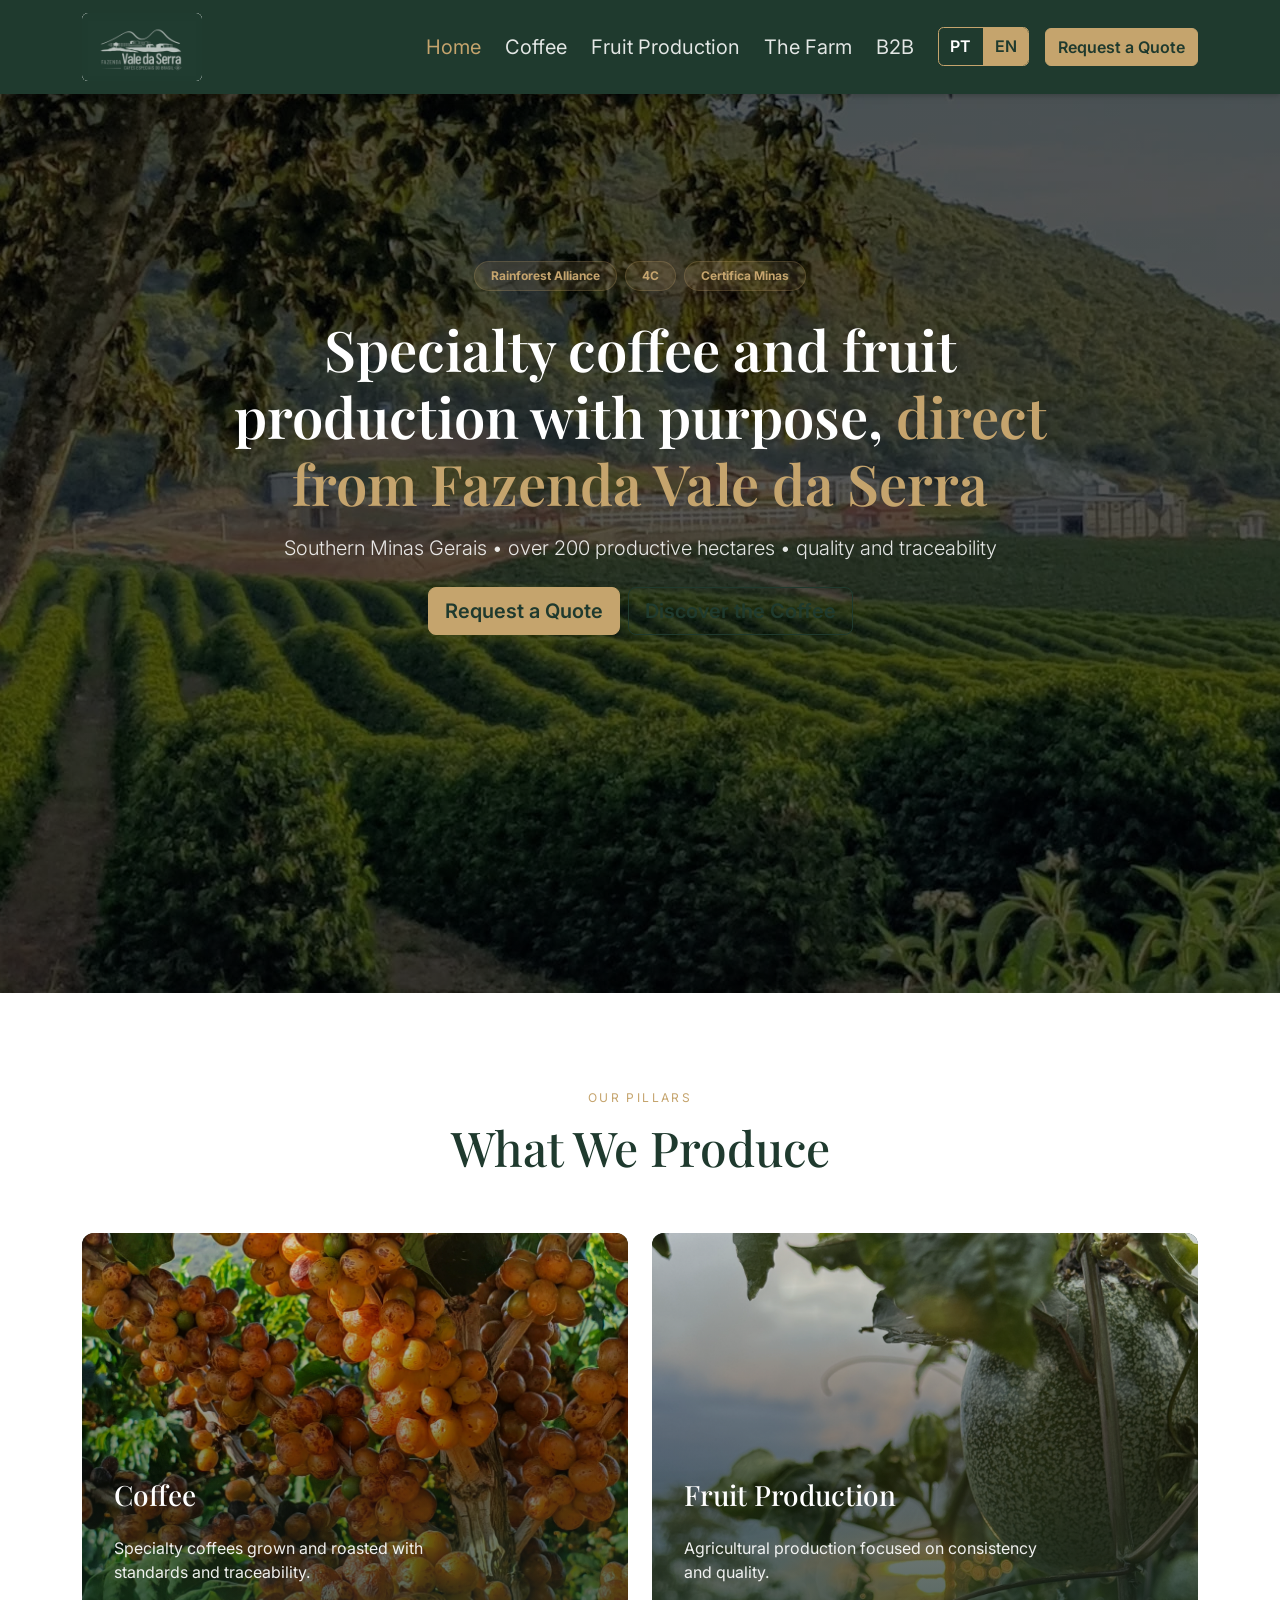
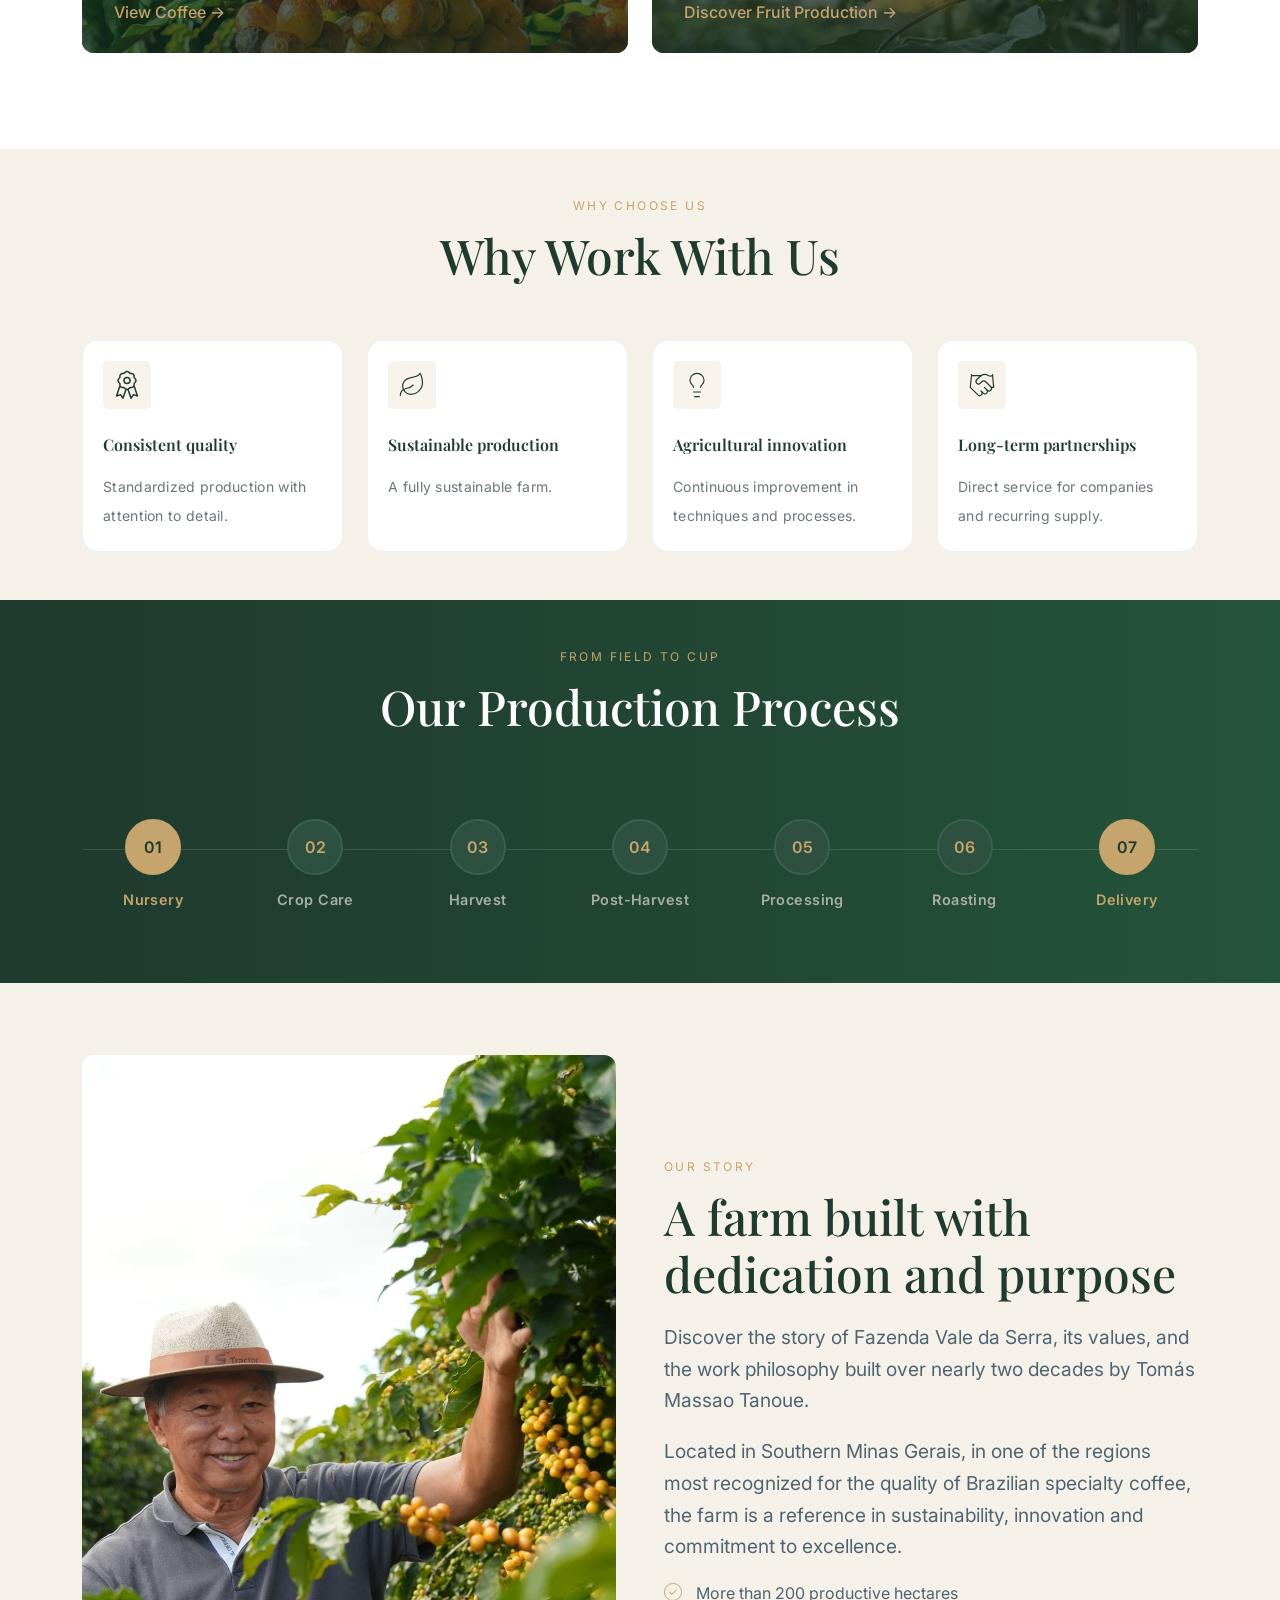
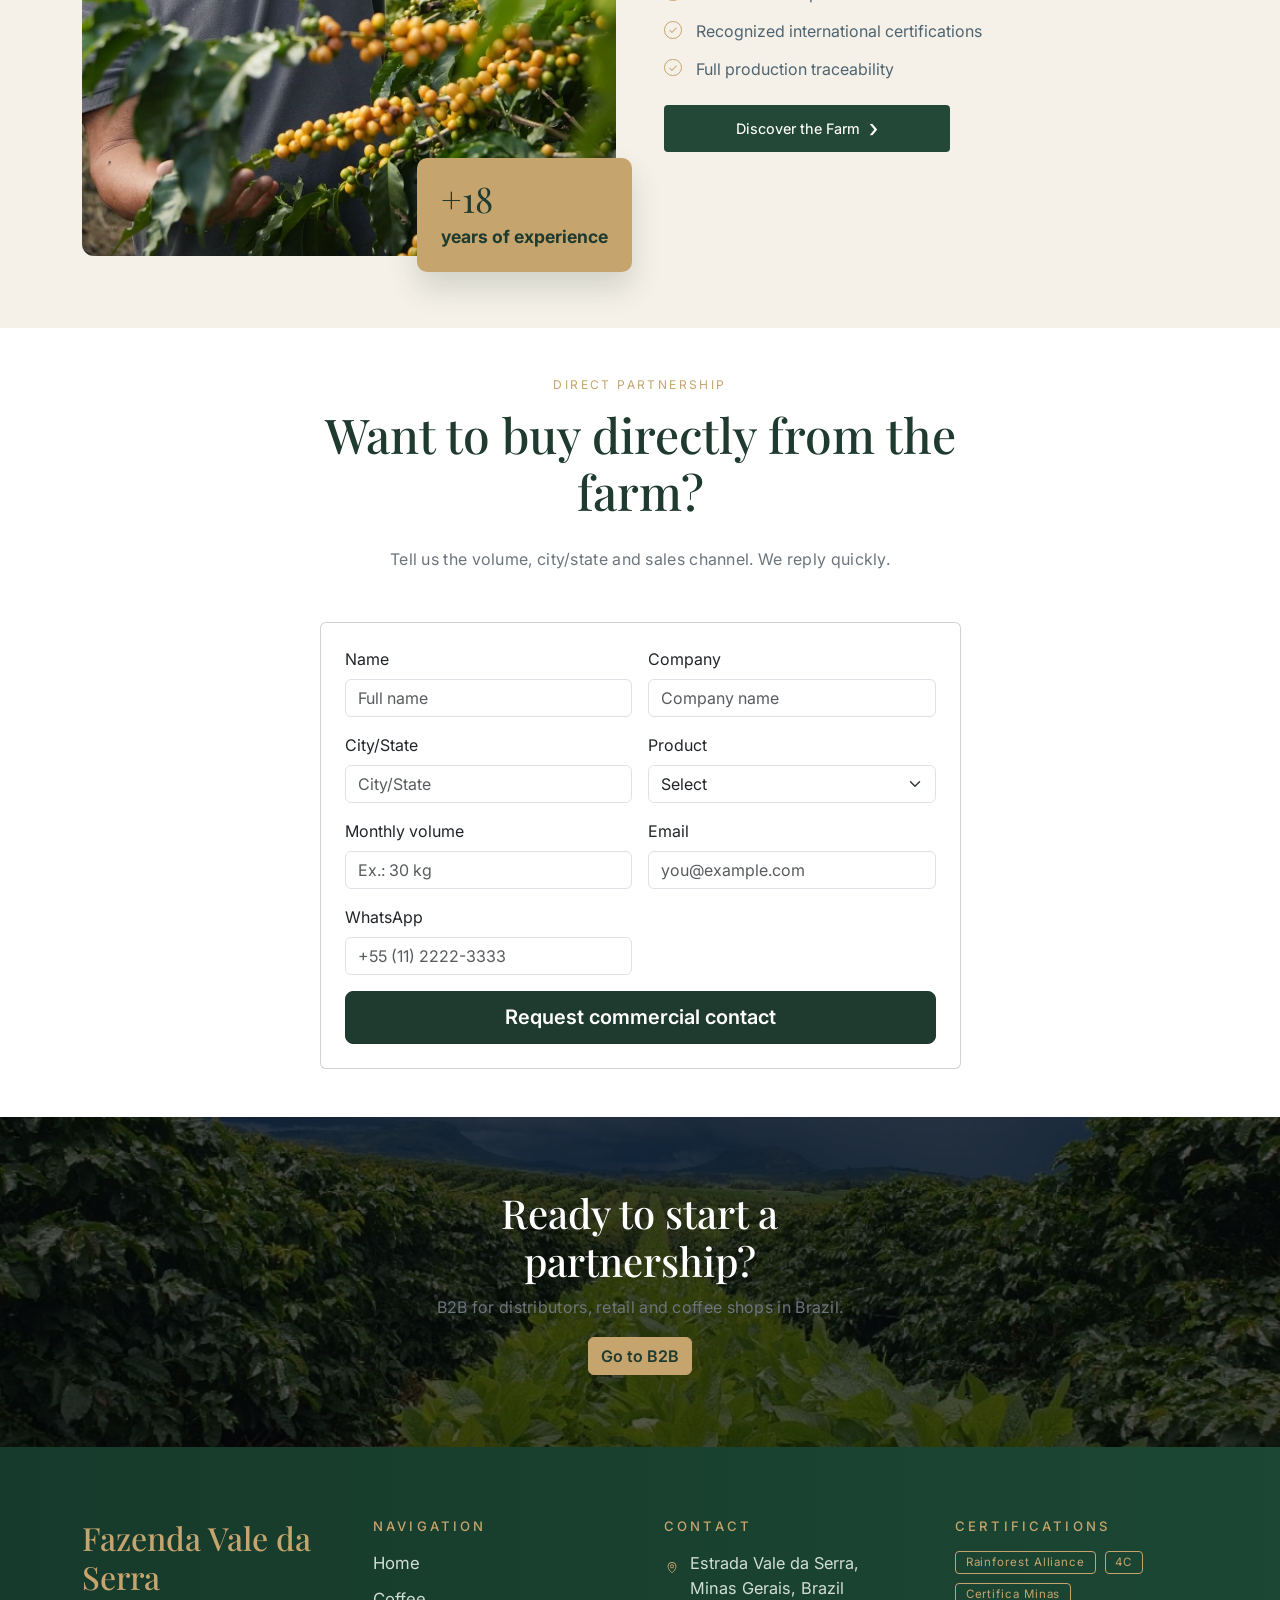
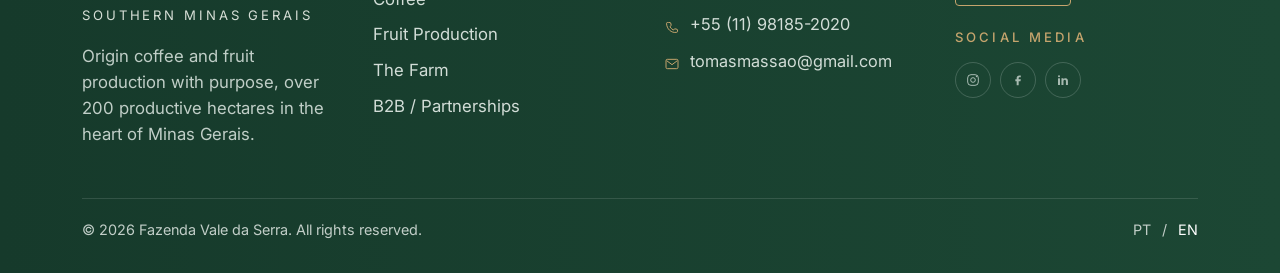
<file: en/index.html>
<!doctype html>
<html lang="en">
<head>
  <meta charset="utf-8">
  <meta name="viewport" content="width=device-width, initial-scale=1">
  <title>Specialty Coffee and Fruit Production in Southern Minas Gerais | Fazenda Vale da Serra</title>
  <meta name="description" content="Specialty coffee, roasted origin coffee and fruit production from Southern Minas Gerais, with traceability, certifications and direct supply by Fazenda Vale da Serra.">
  <meta name="robots" content="index,follow,max-image-preview:large">
  <link rel="canonical" href="https://fazendavaledaserra.com.br/en/">
  <link rel="alternate" hreflang="pt-BR" href="https://fazendavaledaserra.com.br/pt/">
  <link rel="alternate" hreflang="en" href="https://fazendavaledaserra.com.br/en/">
  <link rel="alternate" hreflang="x-default" href="https://fazendavaledaserra.com.br/pt/">
  <meta property="og:type" content="website">
  <meta property="og:site_name" content="Fazenda Vale da Serra">
  <meta property="og:locale" content="en_US">
  <meta property="og:title" content="Specialty Coffee and Fruit Production in Southern Minas Gerais | Fazenda Vale da Serra">
  <meta property="og:description" content="Specialty coffee, roasted origin coffee and fruit production from Southern Minas Gerais, with traceability, certifications and direct supply by Fazenda Vale da Serra.">
  <meta property="og:url" content="https://fazendavaledaserra.com.br/en/">
  <meta property="og:image" content="https://fazendavaledaserra.com.br/assets/img/fazendaFundo.webp">
  <meta name="twitter:card" content="summary_large_image">
  <meta name="twitter:title" content="Specialty Coffee and Fruit Production in Southern Minas Gerais | Fazenda Vale da Serra">
  <meta name="twitter:description" content="Specialty coffee, roasted origin coffee and fruit production from Southern Minas Gerais, with traceability, certifications and direct supply by Fazenda Vale da Serra.">
  <meta name="twitter:image" content="https://fazendavaledaserra.com.br/assets/img/fazendaFundo.webp">
  <script type="application/ld+json">
    {"@context":"https://schema.org","@type":"WebPage","name":"Specialty Coffee and Fruit Production in Southern Minas Gerais | Fazenda Vale da Serra","url":"https://fazendavaledaserra.com.br/en/","description":"Specialty coffee, roasted origin coffee and fruit production from Southern Minas Gerais, with traceability, certifications and direct supply by Fazenda Vale da Serra.","inLanguage":"en","isPartOf":{"@type":"WebSite","name":"Fazenda Vale da Serra","url":"https://fazendavaledaserra.com.br/en/"},"about":{"@type":"Organization","name":"Fazenda Vale da Serra","url":"https://fazendavaledaserra.com.br/"}} 
  </script>
  <script type="application/ld+json">
    {"@context":"https://schema.org","@type":"Organization","name":"Fazenda Vale da Serra","url":"https://fazendavaledaserra.com.br/en/","logo":"https://fazendavaledaserra.com.br/assets/img/logoVerde.svg","description":"Farm producing specialty coffee and fruit crops in Southern Minas Gerais, Brazil.","address":{"@type":"PostalAddress","addressRegion":"Minas Gerais","addressCountry":"BR"}}
  </script>
  <link rel="preconnect" href="https://fonts.googleapis.com">
  <link rel="preconnect" href="https://fonts.gstatic.com" crossorigin>
  <link href="https://fonts.googleapis.com/css2?family=Playfair+Display:wght@400;500;600;700&family=Inter:wght@300;400;500;600;700&display=swap" rel="stylesheet">
  <link href="https://cdn.jsdelivr.net/npm/bootstrap@5.3.3/dist/css/bootstrap.min.css" rel="stylesheet">
  <link href="/assets/css/styles.css" rel="stylesheet">
</head>
<body>

<nav class="navbar navbar-expand-lg navbar-fvs fixed-top">
  <div class="container">
    <a class="navbar-brand" href="/en/">
      <img src="/assets/img/logoVerde.svg" alt="Fazenda Vale da Serra" class="img-fluid rounded" height="120" width="120">
    </a>
    <button
      class="navbar-toggler border-0 d-lg-none"
      type="button"
      data-bs-toggle="offcanvas"
      data-bs-target="#mobileMenu"
      aria-controls="mobileMenu"
      aria-label="Toggle navigation"
    >
      <span class="navbar-toggler-icon"></span>
    </button>
    <div
      class="offcanvas offcanvas-end background_color_svg d-lg-none"
      tabindex="-1"
      id="mobileMenu"
      aria-labelledby="mobileMenuLabel"
    >
      <div class="offcanvas-header">
        <h5 class="offcanvas-title" id="mobileMenuLabel">Menu</h5>
        <button
          type="button"
          class="btn-close btn-close-white"
          data-bs-dismiss="offcanvas"
          aria-label="Close"
        ></button>
      </div>

      <div class="offcanvas-body d-flex flex-column">
        <ul class="navbar-nav gap-2">
          <li class="nav-item"><a class="nav-link active" aria-current="page" href="/en/">Home</a></li>
          <li class="nav-item"><a class="nav-link" href="/en/coffee/">Coffee</a></li>
          <li class="nav-item"><a class="nav-link" href="/en/fruit/">Fruit Production</a></li>
          <li class="nav-item"><a class="nav-link" href="/en/farm/">The Farm</a></li>
          <li class="nav-item"><a class="nav-link" href="/en/b2b/">B2B</a></li>
        </ul>
        <div class="mt-4">
          <div class="lang-switch" role="group" aria-label="Language switch">
            <a class="lang-switch__item" href="/pt/">PT</a>
            <a class="lang-switch__item is-active" aria-current="page" href="/en/">EN</a>
          </div>
        </div>
        <div class="mt-3">
          <a class="btn btn_color w-100 fw-semibold" href="/en/b2b/">Request a Quote</a>
        </div>
      </div>
    </div>

    <div class="collapse navbar-collapse d-none d-lg-flex" id="navMain">
      <ul class="navbar-nav ms-auto mb-2 mb-lg-0 gap-lg-2">
        <li class="nav-item"><a class="nav-link active" href="/en/">Home</a></li>
        <li class="nav-item"><a class="nav-link" href="/en/coffee/">Coffee</a></li>
        <li class="nav-item"><a class="nav-link" href="/en/fruit/">Fruit Production</a></li>
        <li class="nav-item"><a class="nav-link" href="/en/farm/">The Farm</a></li>
        <li class="nav-item"><a class="nav-link" href="/en/b2b/">B2B</a></li>
        <li class="nav-item d-lg-flex align-items-center">
          <div class="lang-switch ms-lg-2" role="group" aria-label="Language switch">
            <a class="lang-switch__item" href="/pt/">PT</a>
            <a class="lang-switch__item is-active" aria-current="page" href="/en/">EN</a>
          </div>
        </li>
        <li class="nav-item d-lg-flex align-items-center">
          <a class="btn btn-fvs ms-lg-2" href="/en/b2b/">Request a Quote</a>
        </li>
      </ul>
    </div>
  </div>
</nav>
<div style="height: 93px;"></div>

<header 
  class="hero py-5" 
  style="
    background: linear-gradient(rgba(0,0,0,0.666), rgba(0,0,0,0.666)),
                url('/assets/img/fazendaFundo.webp');
    background-size: cover;
    background-position: center;
    min-height: 100vh;
  ">   
  <div class="container py-4 py-lg-5">
    <div class="row justify-content-center g-4 mt-5">
      <div class="col-lg-10 text-center">
        <div class="d-flex gap-2 flex-wrap justify-content-center mb-4">
          <span class="badge rounded-pill badge-cert px-3 py-2">Rainforest Alliance</span>
          <span class="badge rounded-pill badge-cert px-3 py-2">4C</span>
          <span class="badge rounded-pill badge-cert px-3 py-2">Certifica Minas</span>
        </div>
        <h1 class="display-4 fw-semibold">Specialty coffee and fruit production with purpose, <span style="color:var(--fvs-gold);">direct from Fazenda Vale da Serra</span></h1>
        <p class="lead mt-3 mb-4">Southern Minas Gerais • over 200 productive hectares • quality and traceability</p>
        <div class="d-flex gap-2 flex-wrap justify-content-center">
          <a class="btn btn-fvs btn-lg" href="/en/b2b/">Request a Quote</a>
          <a class="btn btn-outline-fvs btn-lg" href="/en/coffee/">Discover the Coffee</a>
        </div>
      </div>
    </div>
  </div>
</header>

<section class="py-5">
  <div class="container py-4 py-lg-5">
    <div class="row justify-content-center mb-2">
      <div class="col-lg-8 text-center mb-4">
        <span class="title_beginnin">OUR PILLARS</span>
        <h2 class="mb-4 title_second">What We Produce</h2>
      </div>
    </div>
    <div class="row g-4">
      <div class="col-lg-6">
        <div class="feature-card h-100" style="--card-bg: url('/assets/img/cafeAmarelo.webp');">
          <div class="feature-card__content">
            <h3 class="feature-card__title mb-4">Coffee</h3>
            <p class="feature-card__text">Specialty coffees grown and roasted with standards and traceability.</p>
            <a class="feature-card__link" href="/en/coffee/">View Coffee</a>
          </div>
        </div>
      </div>
      <div class="col-lg-6">
        <div class="feature-card h-100" style="--card-bg: url('/assets/img/maracujaSol.webp');">
          <div class="feature-card__content">
            <h3 class="feature-card__title mb-4">Fruit Production</h3>
            <p class="feature-card__text">Agricultural production focused on consistency and quality.</p>
            <a class="feature-card__link" href="/en/fruit/">Discover Fruit Production</a>
          </div>
        </div>
      </div>
    </div>
  </div>
</section>

<section class="py-5 section-beige">
  <div class="container">
    <div class="row justify-content-center mb-2">
      <div class="col-lg-8 text-center mb-4">
        <span class="title_beginnin">WHY CHOOSE US</span>
        <h2 class="mb-4 title_second">Why Work With Us</h2>
      </div>
    </div>
    <div class="row g-4">
      <div class="col-md-6 col-lg-3">
        <div class="kpi h-100">
          <div class="background_svg align-items-center justify-content-center mb-4">
            <svg class="w-6 h-6 color_svg" aria-hidden="true" xmlns="http://www.w3.org/2000/svg" width="36" height="36" fill="none" viewBox="0 0 24 24">
              <path stroke="currentColor" stroke-linecap="round" stroke-linejoin="round" stroke-width="1" d="m7.171 12.906-2.153 6.411 2.672-.89 1.568 2.34 1.825-5.183m5.73-2.678 2.154 6.411-2.673-.89-1.568 2.34-1.825-5.183M9.165 4.3c.58.068 1.153-.17 1.515-.628a1.681 1.681 0 0 1 2.64 0 1.68 1.68 0 0 0 1.515.628 1.681 1.681 0 0 1 1.866 1.866c-.068.58.17 1.154.628 1.516a1.681 1.681 0 0 1 0 2.639 1.682 1.682 0 0 0-.628 1.515 1.681 1.681 0 0 1-1.866 1.866 1.681 1.681 0 0 0-1.516.628 1.681 1.681 0 0 1-2.639 0 1.681 1.681 0 0 0-1.515-.628 1.681 1.681 0 0 1-1.867-1.866 1.681 1.681 0 0 0-.627-1.515 1.681 1.681 0 0 1 0-2.64c.458-.361.696-.935.627-1.515A1.681 1.681 0 0 1 9.165 4.3ZM14 9a2 2 0 1 1-4 0 2 2 0 0 1 4 0Z"/>
            </svg>
          </div>
          <div class="fw-semibold title_card mb-3">Consistent quality</div>
          <div class="small text-secondary mt-1">Standardized production with attention to detail.</div>
        </div>
      </div>
      <div class="col-md-6 col-lg-3">
        <div class="kpi h-100">
          <div class="background_svg align-items-center justify-content-center mb-4">
            <svg xmlns="http://www.w3.org/2000/svg" width="28" height="28" viewBox="0 0 24 24" fill="none" stroke="currentColor" stroke-width="1" stroke-linecap="round" stroke-linejoin="round" class="lucide lucide-leaf color_svg">
              <path d="M11 20A7 7 0 0 1 9.8 6.1C15.5 5 17 4.48 19 2c1 2 2 4.18 2 8 0 5.5-4.78 10-10 10Z"></path>
              <path d="M2 21c0-3 1.85-5.36 5.08-6C9.5 14.52 12 13 13 12"></path>
            </svg>
          </div>
          <div class="fw-semibold title_card mb-3">Sustainable production</div>
          <div class="small text-secondary mt-1">A fully sustainable farm.</div>
        </div>
      </div>
      <div class="col-md-6 col-lg-3">
        <div class="kpi h-100">
          <div class="background_svg align-items-center justify-content-center mb-4">
            <svg xmlns="http://www.w3.org/2000/svg" width="28" height="28" viewBox="0 0 24 24" fill="none" stroke="currentColor" stroke-width="1" stroke-linecap="round" stroke-linejoin="round" class="lucide lucide-lightbulb color_svg">
              <path d="M15 14c.2-1 .7-1.7 1.5-2.5 1-.9 1.5-2.2 1.5-3.5A6 6 0 0 0 6 8c0 1 .2 2.2 1.5 3.5.7.7 1.3 1.5 1.5 2.5"></path>
              <path d="M9 18h6"></path>
              <path d="M10 22h4"></path>
            </svg>
          </div>
          <div class="fw-semibold title_card mb-3">Agricultural innovation</div>
          <div class="small text-secondary mt-1">Continuous improvement in techniques and processes.</div>
        </div>
      </div>
      <div class="col-md-6 col-lg-3">
        <div class="kpi h-100">
          <div class="background_svg align-items-center justify-content-center mb-4">
            <svg xmlns="http://www.w3.org/2000/svg" width="28" height="28" viewBox="0 0 24 24" fill="none" stroke="currentColor" stroke-width="1" stroke-linecap="round" stroke-linejoin="round" class="lucide lucide-handshake color_svg">
              <path d="m11 17 2 2a1 1 0 1 0 3-3"></path><path d="m14 14 2.5 2.5a1 1 0 1 0 3-3l-3.88-3.88a3 3 0 0 0-4.24 0l-.88.88a1 1 0 1 1-3-3l2.81-2.81a5.79 5.79 0 0 1 7.06-.87l.47.28a2 2 0 0 0 1.42.25L21 4"></path><path d="m21 3 1 11h-2"></path><path d="M3 3 2 14l6.5 6.5a1 1 0 1 0 3-3"></path><path d="M3 4h8"></path>
            </svg>
          </div>
          <div class="fw-semibold title_card mb-3">Long-term partnerships</div>
          <div class="small text-secondary mt-1">Direct service for companies and recurring supply.</div>
        </div>
      </div>
    </div>
  </div>
</section>

<section class="process-timeline-section py-5">
  <div class="container">
    <div class="row justify-content-center">
      <div class="col-lg-8 text-center mb-5">
        <span class="title_beginnin">FROM FIELD TO CUP</span>
        <h2 class="mb-0 text-white title_second">Our Production Process</h2>
      </div>
    </div>

    <div class="process-timeline-wrap">
      <ol class="process-timeline list-unstyled mb-0">
        <li class="process-timeline__item is-highlight">
          <span class="process-timeline__dot">01</span>
          <span class="process-timeline__label">Nursery</span>
        </li>
        <li class="process-timeline__item">
          <span class="process-timeline__dot">02</span>
          <span class="process-timeline__label">Crop Care</span>
        </li>
        <li class="process-timeline__item">
          <span class="process-timeline__dot">03</span>
          <span class="process-timeline__label">Harvest</span>
        </li>
        <li class="process-timeline__item">
          <span class="process-timeline__dot">04</span>
          <span class="process-timeline__label">Post-Harvest</span>
        </li>
        <li class="process-timeline__item">
          <span class="process-timeline__dot">05</span>
          <span class="process-timeline__label">Processing</span>
        </li>
        <li class="process-timeline__item">
          <span class="process-timeline__dot">06</span>
          <span class="process-timeline__label">Roasting</span>
        </li>
        <li class="process-timeline__item is-highlight">
          <span class="process-timeline__dot">07</span>
          <span class="process-timeline__label">Delivery</span>
        </li>
      </ol>
    </div>
  </div>
</section>

<section class="story-section py-5">
  <div class="container py-lg-4">
    <div class="row g-5 align-items-center">
      <div class="col-lg-6">
        <div class="story-media">
          <img src="/assets/img/Tomas.webp" alt="Owner of Fazenda Vale da Serra" class="story-media__img" loading="lazy">
          <div class="story-media__badge">
            <div class="story-media__badge-number">+18</div>
            <div class="story-media__badge-text">years of experience</div>
          </div>
        </div>
      </div>
      <div class="col-lg-6">
        <span class="title_beginnin">OUR STORY</span>
        <h2 class="title_second">A farm built with dedication and purpose</h2>
        <p class="story-text">
          Discover the story of Fazenda Vale da Serra, its values, and the work philosophy built over nearly two decades by Tomás Massao Tanoue.
        </p>
        <p class="story-text">
          Located in Southern Minas Gerais, in one of the regions most recognized for the quality of Brazilian specialty coffee, the farm is a reference in sustainability, innovation and commitment to excellence.
        </p>
        <ul class="story-list list-unstyled mb-4">
          <li>More than 200 productive hectares</li>
          <li>Recognized international certifications</li>
          <li>Full production traceability</li>
        </ul>
        <a class="story-cta" href="/en/farm/">Discover the Farm</a>
      </div>
    </div>
  </div>
</section>

<section class="py-5">
  <div class="container">
    <div class="row justify-content-center mb-2">
      <div class="col-lg-8 text-center mb-4">
        <span class="title_beginnin">DIRECT PARTNERSHIP</span>
        <h2 class="mb-4 title_second">Want to buy directly from the farm?</h2>
        <p class="text-secondary">Tell us the volume, city/state and sales channel. We reply quickly.</p>
      </div>
    </div>
    <div class="row justify-content-center g-4">
      <div class="col-lg-7">
        <div class="card card-soft">
          <div class="card-body p-4 form-wrapper">
            <form data-b2b-form data-form-source="en-home-b2b">
              <div class="row g-3">
                <div class="form-honeypot" aria-hidden="true">
                  <label for="en-home-website">Do not fill this field</label>
                  <input id="en-home-website" name="website" type="text" tabindex="-1" autocomplete="off">
                </div>
                <input name="started_at" type="hidden" value="">
                <div class="col-md-6"><label class="form-label">Name</label><input name="name" class="form-control" placeholder="Full name" required></div>
                <div class="col-md-6"><label class="form-label">Company</label><input name="company" class="form-control" placeholder="Company name" required></div>
                <div class="col-md-6"><label class="form-label">City/State</label><input name="city_state" class="form-control" placeholder="City/State" required></div>
                <div class="col-md-6"><label class="form-label">Product</label>
                  <select name="product" class="form-select" required>
                    <option value="">Select</option>
                    <option>Coffee</option>
                    <option>Fruit Production</option>
                  </select>
                </div>
                <div class="col-md-6"><label class="form-label">Monthly volume</label><input name="monthly_volume" class="form-control" placeholder="Ex.: 30 kg" required></div>
                <div class="col-md-6"><label class="form-label">Email</label><input name="email" type="email" class="form-control" placeholder="you@example.com" required></div>
                <div class="col-md-6"><label class="form-label">WhatsApp</label><input name="whatsapp" class="form-control" placeholder="+55 (11) 2222-3333" required></div>
                <div class="col-12"><button class="btn btn_cta btn-lg" type="submit">Request commercial contact</button></div>
              </div>
            </form>
          </div>
          <div class="card-body p-4 form-success">
            <div class="h4 font-serif mb-2">Request received!</div>
            <p class="text-secondary mb-0">Thank you. We will get back to you with a proposal based on your profile and volume.</p>
          </div>
        </div>
      </div>
    </div>
  </div>
</section>

<section class="py-5"
    style="background: linear-gradient(rgba(0,0,0,0.666), rgba(0,0,0,0.666)), 
            url('/assets/img/visaoCafe.webp');
    background-size: cover;
    background-position: center;
  ">
  <div class="col-lg-5 mx-auto text-center">
    <div class="card-body p-4">
      <div class="h5 font-serif text_b2b">Ready to start a partnership?</div>
      <p class="text-secondary">B2B for distributors, retail and coffee shops in Brazil.</p>
      <a class="btn btn-fvs" href="/en/b2b/">Go to B2B</a>
    </div>
  </div>
</section>

<footer class="fvs-footer">
  <div class="container">
    <div class="row g-5">
      <div class="col-md-6 col-lg-3">
        <h3 class="fvs-footer__brand">Fazenda Vale da Serra</h3>
        <p class="fvs-footer__kicker">SOUTHERN MINAS GERAIS</p>
        <p class="fvs-footer__copy">
          Origin coffee and fruit production with purpose, over 200 productive hectares in the heart of Minas Gerais.
        </p>
      </div>

      <div class="col-md-6 col-lg-3">
        <h4 class="fvs-footer__title">NAVIGATION</h4>
        <ul class="fvs-footer__list list-unstyled mb-0">
          <li><a href="/en/">Home</a></li>
          <li><a href="/en/coffee/">Coffee</a></li>
          <li><a href="/en/fruit/">Fruit Production</a></li>
          <li><a href="/en/farm/">The Farm</a></li>
          <li><a href="/en/b2b/">B2B / Partnerships</a></li>
        </ul>
      </div>

      <div class="col-md-6 col-lg-3">
        <h4 class="fvs-footer__title">CONTACT</h4>
        <ul class="fvs-footer__contact list-unstyled mb-0">
          <li>
            <span class="fvs-footer__icon" aria-hidden="true">
              <svg viewBox="0 0 24 24" fill="none"><path d="M12 21s-6-5.2-6-10a6 6 0 1 1 12 0c0 4.8-6 10-6 10Z" stroke="currentColor" stroke-width="1.5"/><circle cx="12" cy="11" r="2.4" stroke="currentColor" stroke-width="1.5"/></svg>
            </span>
            <a href="https://maps.app.goo.gl/PUZVPhKuMMxm6dfy5">
              <span>Estrada Vale da Serra, Minas Gerais, Brazil</span>
            </a>
          </li>
          <li>
            <span class="fvs-footer__icon" aria-hidden="true">
              <svg viewBox="0 0 24 24" fill="none"><path d="M6.7 3.8h2.4c.4 0 .8.3.9.7l.8 3.1a1 1 0 0 1-.3 1l-1.6 1.4a13.5 13.5 0 0 0 5.2 5.1l1.4-1.6c.3-.3.7-.4 1-.3l3.1.8c.4.1.7.5.7.9v2.4c0 .6-.5 1.1-1.1 1.1C10.9 20.2 3.8 13.1 3.8 4.9c0-.6.5-1.1 1.1-1.1Z" stroke="currentColor" stroke-width="1.5"/></svg>
            </span>
            <a href="https://wa.me/5511981852020" target="_blank">+55 (11) 98185-2020</a>
          </li>
          <li>
            <span class="fvs-footer__icon" aria-hidden="true">
              <svg viewBox="0 0 24 24" fill="none"><rect x="3" y="5" width="18" height="14" rx="2" stroke="currentColor" stroke-width="1.5"/><path d="m4 7 8 6 8-6" stroke="currentColor" stroke-width="1.5"/></svg>
            </span>
            <a href="mailto:tomasmassao@gmail.com">tomasmassao@gmail.com</a>
          </li>
        </ul>
      </div>

      <div class="col-md-6 col-lg-3">
        <h4 class="fvs-footer__title">CERTIFICATIONS</h4>
        <div class="fvs-footer__badges">
          <span class="fvs-footer__badge">Rainforest Alliance</span>
          <span class="fvs-footer__badge">4C</span>
          <span class="fvs-footer__badge">Certifica Minas</span>
        </div>
        <h4 class="fvs-footer__title fvs-footer__social-title">SOCIAL MEDIA</h4>
        <div class="fvs-footer__social">
          <a href="#" aria-label="Instagram" class="fvs-footer__social-link">
            <svg viewBox="0 0 24 24" fill="none"><rect x="4" y="4" width="16" height="16" rx="5" stroke="currentColor" stroke-width="1.5"/><circle cx="12" cy="12" r="3.5" stroke="currentColor" stroke-width="1.5"/><circle cx="17.2" cy="6.8" r="1" fill="currentColor"/></svg>
          </a>
          <a href="#" aria-label="Facebook" class="fvs-footer__social-link">
            <svg viewBox="0 0 24 24" fill="none"><path d="M14 8h2.2V5.2H14c-2.4 0-4 1.6-4 4v1.8H8v2.8h2v6h3v-6h2.7l.6-2.8H13V9.5c0-.9.5-1.5 1-1.5Z" fill="currentColor"/></svg>
          </a>
          <a href="#" aria-label="LinkedIn" class="fvs-footer__social-link">
            <svg viewBox="0 0 24 24" fill="none"><rect x="4.5" y="9.5" width="3" height="10" fill="currentColor"/><circle cx="6" cy="6.5" r="1.5" fill="currentColor"/><path d="M10 9.5h2.8v1.4h.1c.4-.8 1.4-1.7 2.9-1.7 3 0 3.6 2 3.6 4.6v5.7h-3v-5.1c0-1.2 0-2.8-1.7-2.8s-2 1.3-2 2.7v5.2h-3V9.5Z" fill="currentColor"/></svg>
          </a>
        </div>
      </div>
    </div>

    <div class="fvs-footer__bottom">
      <p class="mb-0">© 2026 Fazenda Vale da Serra. All rights reserved.</p>
      <div class="fvs-footer__lang">
        <a href="/pt/">PT</a>
        <span>/</span>
        <a href="/en/" aria-current="page">EN</a>
      </div>
    </div>
  </div>
</footer>

<script src="https://cdn.jsdelivr.net/npm/bootstrap@5.3.3/dist/js/bootstrap.bundle.min.js"></script>
<script src="/assets/js/form-config.js"></script>
<script src="/assets/js/main.js"></script>
</body>
</html>
</file>
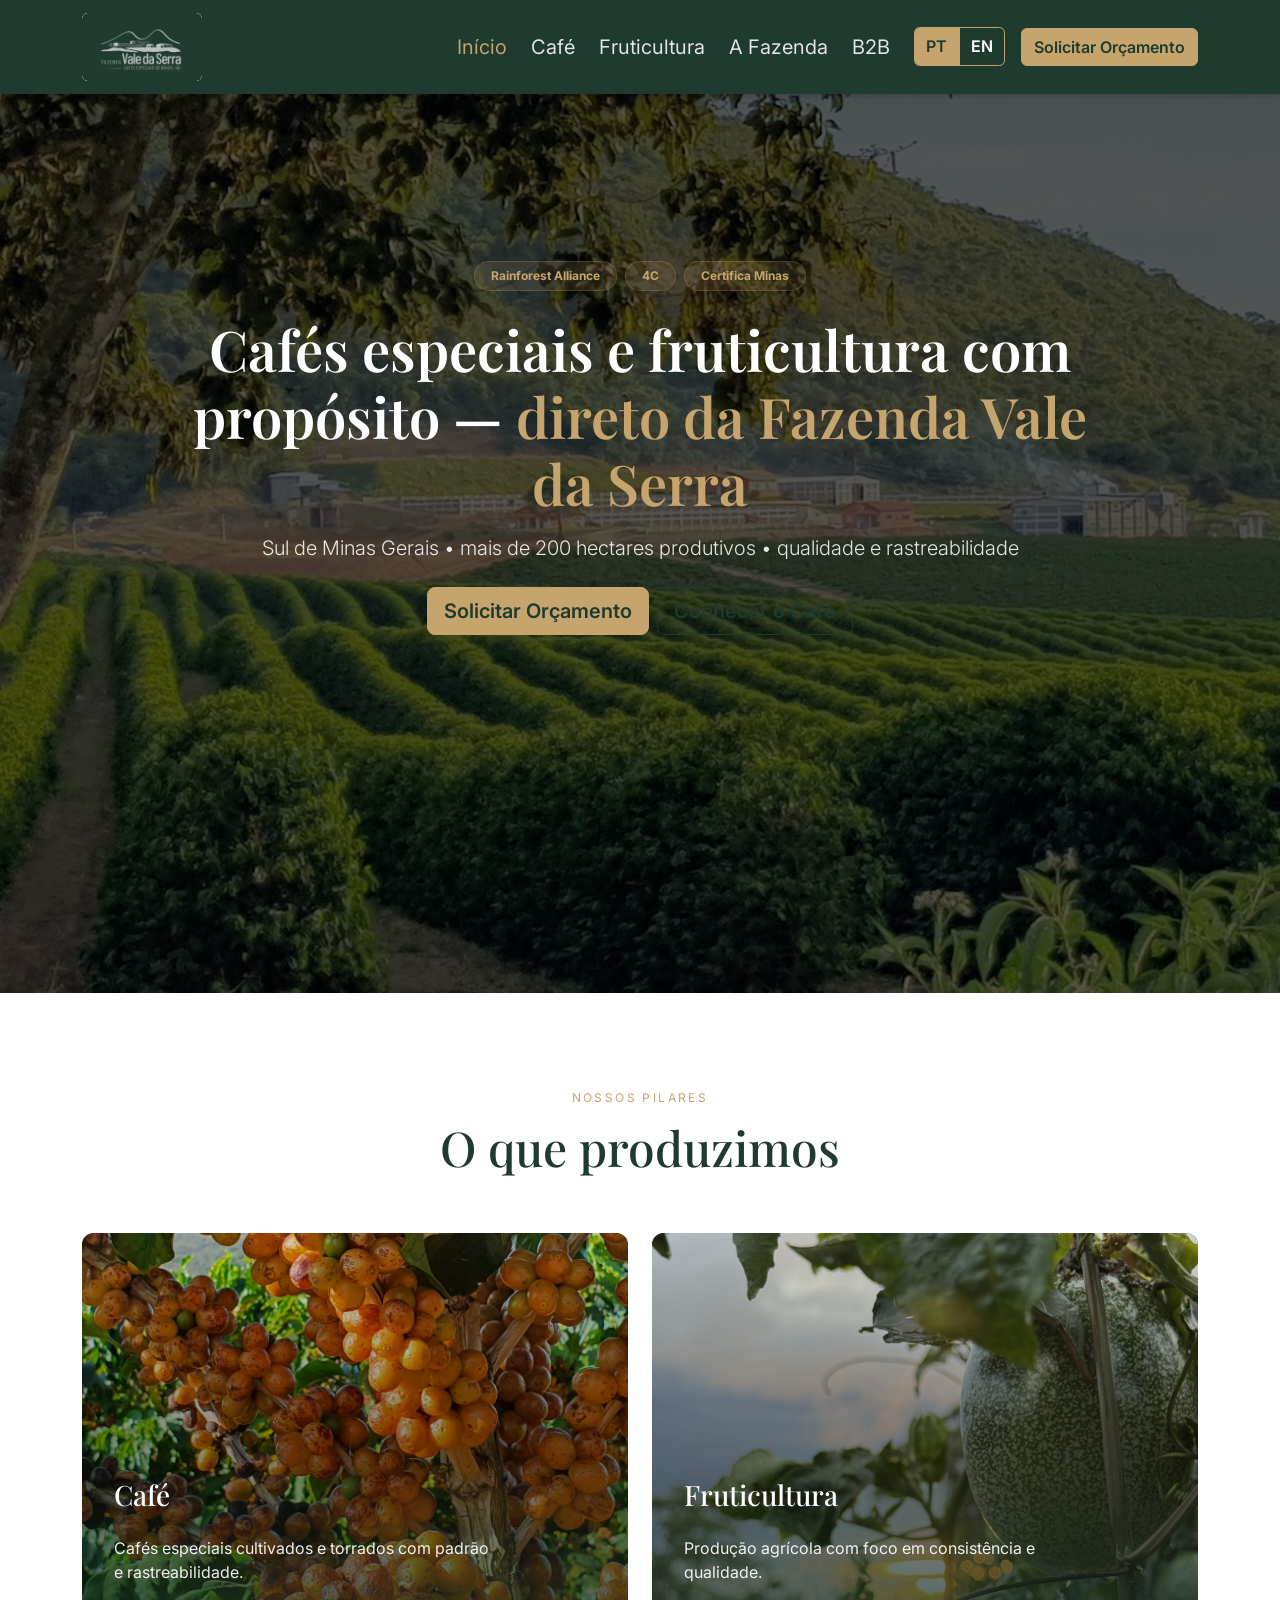
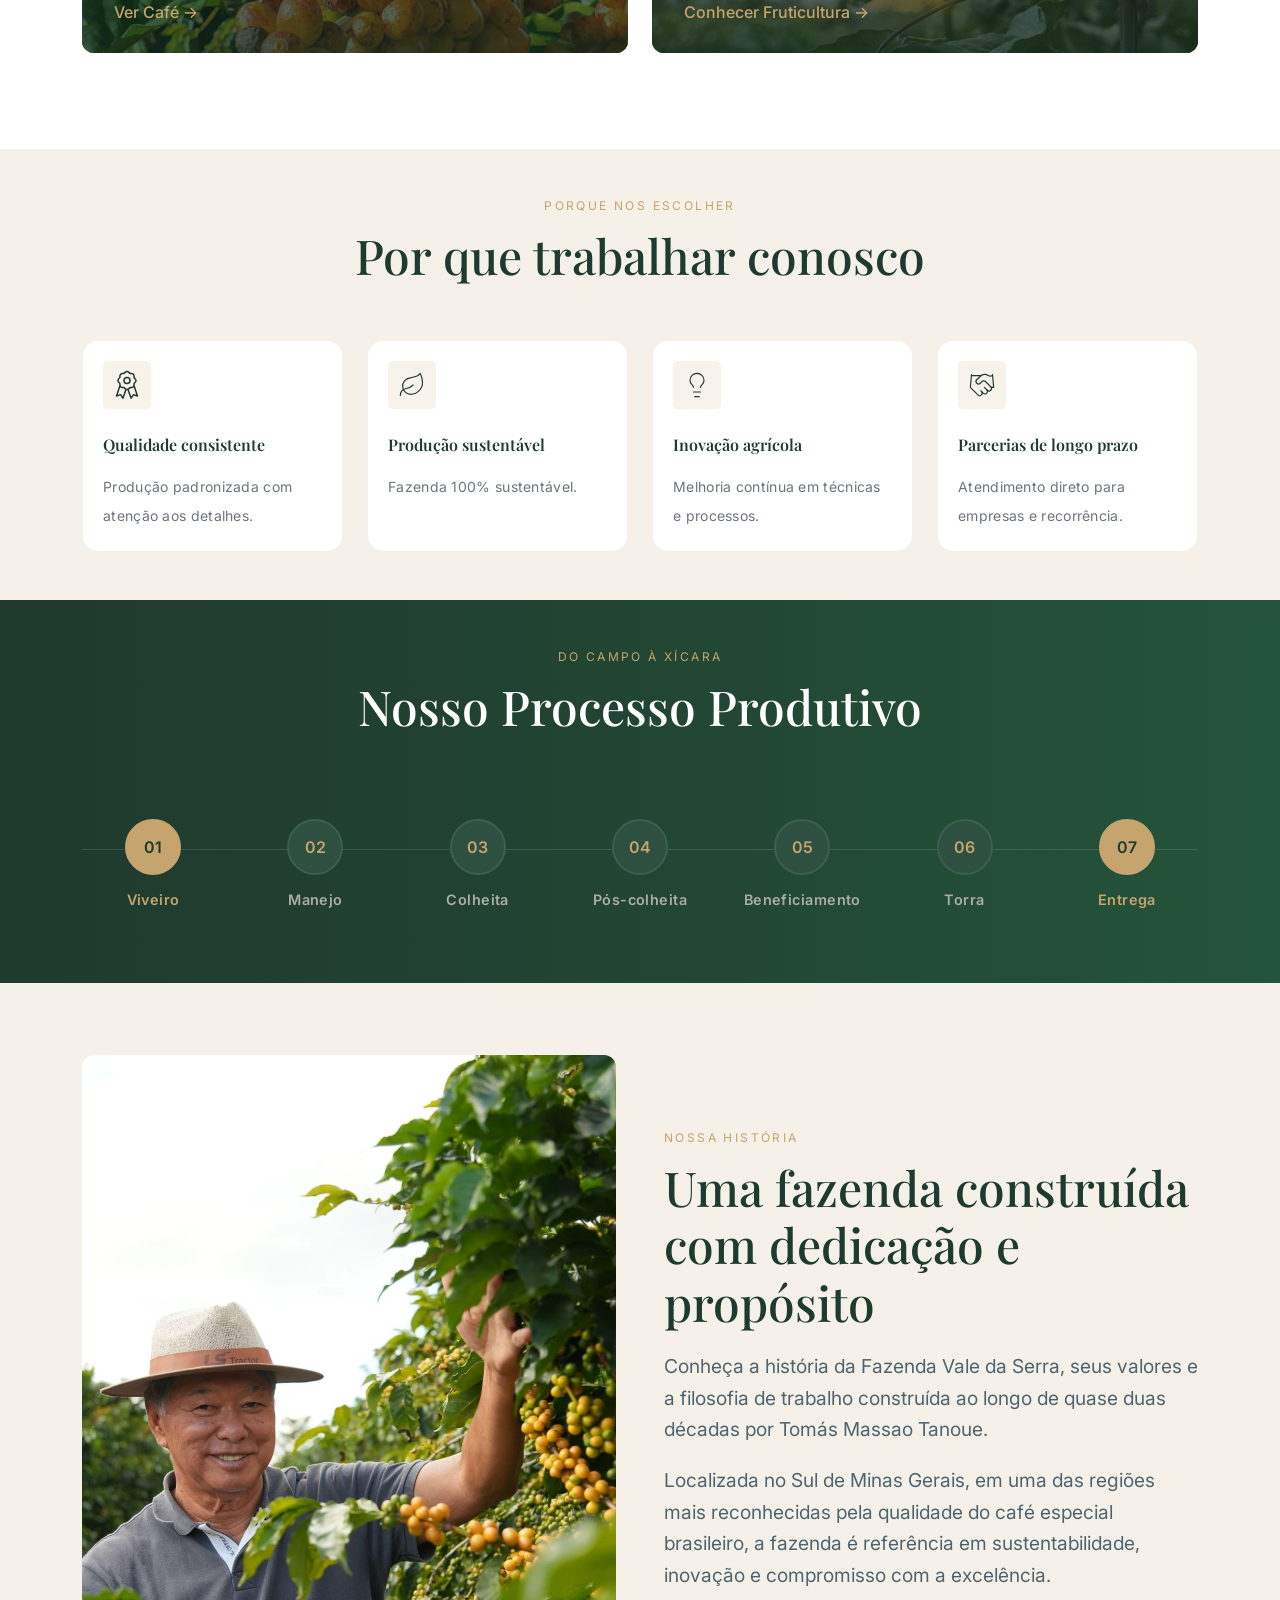
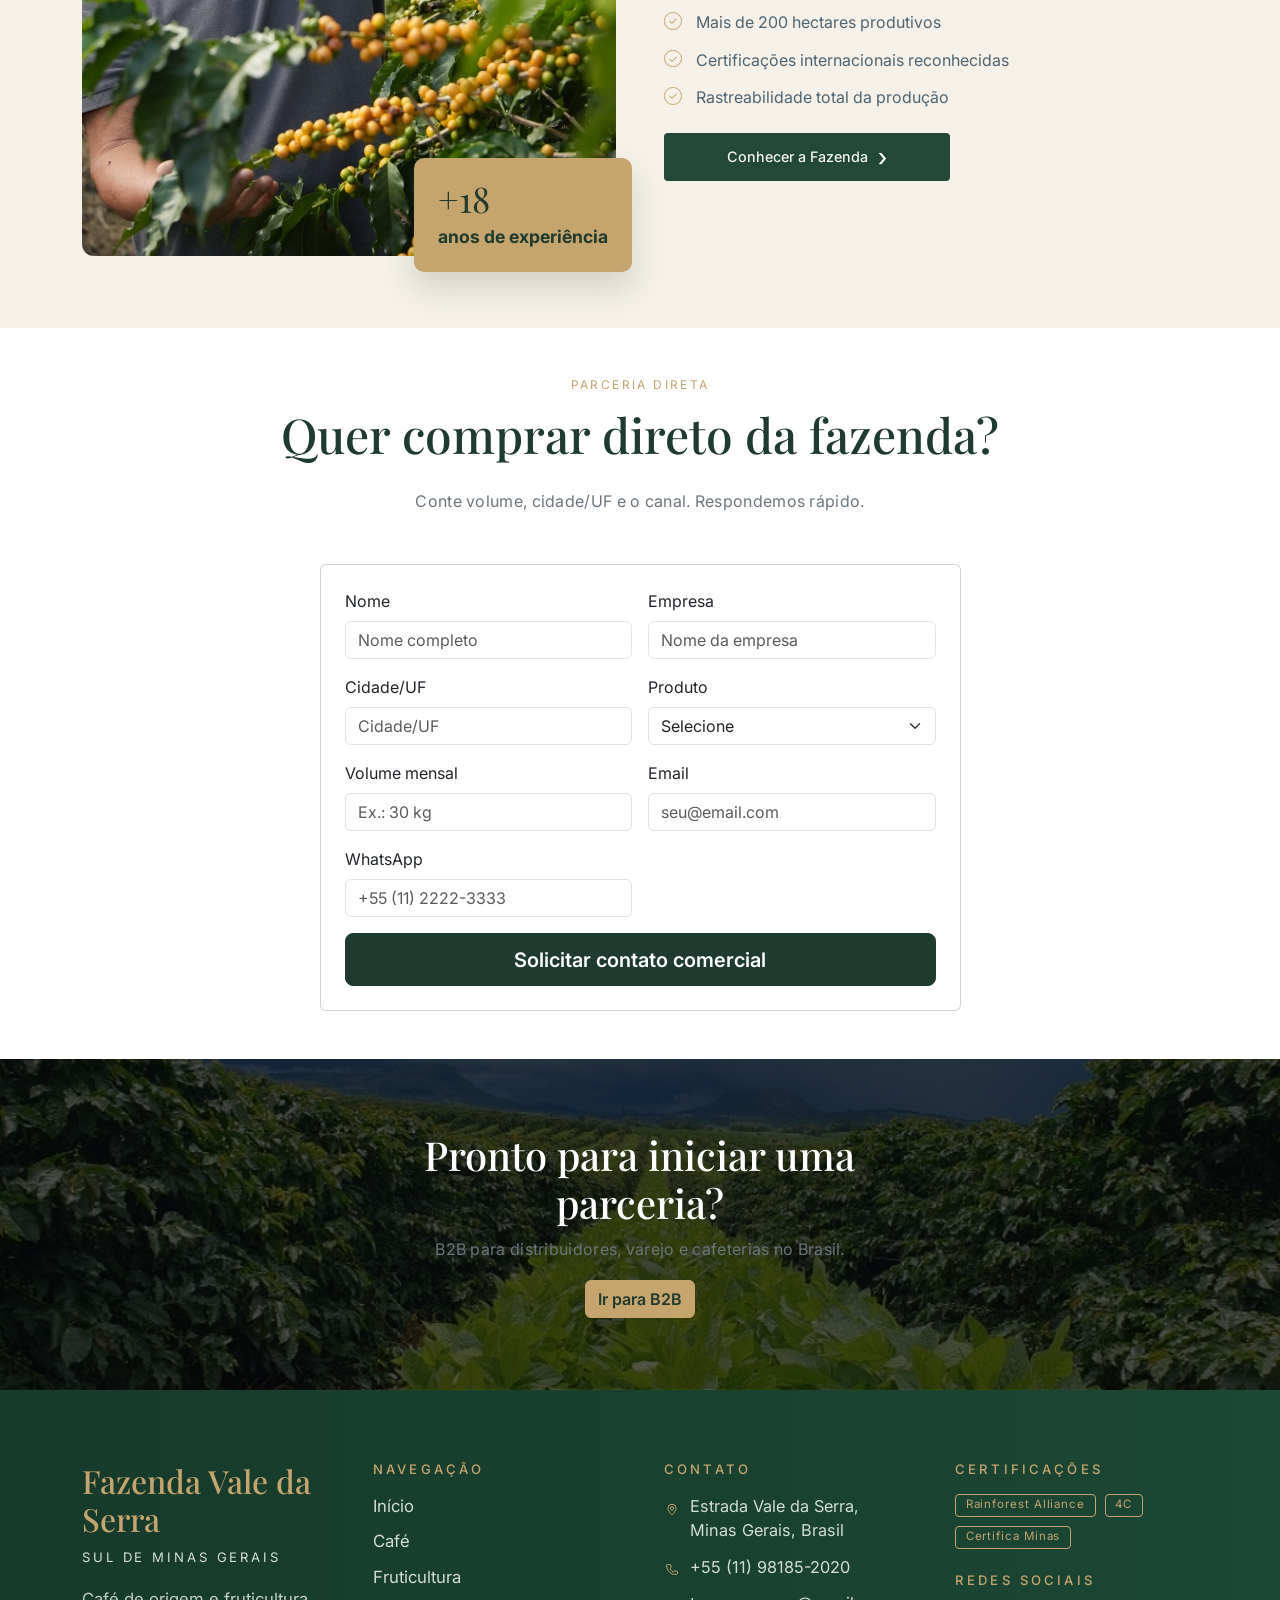
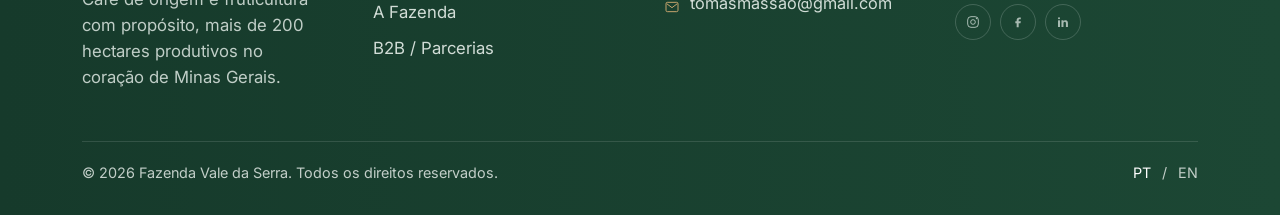
<file: pt/index.html>
<!doctype html>
<html lang="pt-BR">
<head>
  <meta charset="utf-8">
  <meta name="viewport" content="width=device-width, initial-scale=1">
  <title>Café Especial e Fruticultura no Sul de Minas | Fazenda Vale da Serra</title>
  <meta name="description" content="Café especial, café torrado de origem e fruticultura no Sul de Minas Gerais, com rastreabilidade, certificações e venda direta pela Fazenda Vale da Serra.">
  <meta name="robots" content="index,follow,max-image-preview:large">
  <link rel="canonical" href="https://fazendavaledaserra.com.br/pt/">
  <link rel="alternate" hreflang="pt-BR" href="https://fazendavaledaserra.com.br/pt/">
  <link rel="alternate" hreflang="en" href="https://fazendavaledaserra.com.br/en/">
  <link rel="alternate" hreflang="x-default" href="https://fazendavaledaserra.com.br/pt/">
  <meta property="og:type" content="website">
  <meta property="og:site_name" content="Fazenda Vale da Serra">
  <meta property="og:locale" content="pt_BR">
  <meta property="og:title" content="Café Especial e Fruticultura no Sul de Minas | Fazenda Vale da Serra">
  <meta property="og:description" content="Café especial, café torrado de origem e fruticultura no Sul de Minas Gerais, com rastreabilidade, certificações e venda direta pela Fazenda Vale da Serra.">
  <meta property="og:url" content="https://fazendavaledaserra.com.br/pt/">
  <meta property="og:image" content="https://fazendavaledaserra.com.br/assets/img/fazendaFundo.webp">
  <meta name="twitter:card" content="summary_large_image">
  <meta name="twitter:title" content="Café Especial e Fruticultura no Sul de Minas | Fazenda Vale da Serra">
  <meta name="twitter:description" content="Café especial, café torrado de origem e fruticultura no Sul de Minas Gerais, com rastreabilidade, certificações e venda direta pela Fazenda Vale da Serra.">
  <meta name="twitter:image" content="https://fazendavaledaserra.com.br/assets/img/fazendaFundo.webp">
  <script type="application/ld+json">
    {"@context":"https://schema.org","@type":"WebPage","name":"Café Especial e Fruticultura no Sul de Minas | Fazenda Vale da Serra","url":"https://fazendavaledaserra.com.br/pt/","description":"Café especial, café torrado de origem e fruticultura no Sul de Minas Gerais, com rastreabilidade, certificações e venda direta pela Fazenda Vale da Serra.","inLanguage":"pt-BR","isPartOf":{"@type":"WebSite","name":"Fazenda Vale da Serra","url":"https://fazendavaledaserra.com.br/pt/"},"about":{"@type":"Organization","name":"Fazenda Vale da Serra","url":"https://fazendavaledaserra.com.br/"}} 
  </script>
  <script type="application/ld+json">
    {"@context":"https://schema.org","@type":"Organization","name":"Fazenda Vale da Serra","url":"https://fazendavaledaserra.com.br/pt/","logo":"https://fazendavaledaserra.com.br/assets/img/logoVerde.svg","description":"Fazenda produtora de café especial e fruticultura no Sul de Minas Gerais.","address":{"@type":"PostalAddress","addressRegion":"Minas Gerais","addressCountry":"BR"}}
  </script>
  <link rel="preconnect" href="https://fonts.googleapis.com">
  <link rel="preconnect" href="https://fonts.gstatic.com" crossorigin>
  <link href="https://fonts.googleapis.com/css2?family=Playfair+Display:wght@400;500;600;700&family=Inter:wght@300;400;500;600;700&display=swap" rel="stylesheet">
  <link href="https://cdn.jsdelivr.net/npm/bootstrap@5.3.3/dist/css/bootstrap.min.css" rel="stylesheet">
  <link href="/assets/css/styles.css" rel="stylesheet">
</head>
<body>

<!-- Navbar -->
<nav class="navbar navbar-expand-lg navbar-fvs fixed-top">
  <div class="container">
    <a class="navbar-brand" href="/pt/">
      <img src="/assets/img/logoVerde.svg" alt="Fazenda Vale da Serra" class="img-fluid rounded" height="120px" width="120px">
    </a>
    <!-- Offcanvas trigger -->
    <button
      class="navbar-toggler border-0 d-lg-none"
      type="button"
      data-bs-toggle="offcanvas"
      data-bs-target="#mobileMenu"
      aria-controls="mobileMenu"
      aria-label="Toggle navigation"
    >
      <span class="navbar-toggler-icon"></span>
    </button>
    <!-- Mobile offcanvas -->
    <div
      class="offcanvas offcanvas-end background_color_svg d-lg-none"
      tabindex="-1"
      id="mobileMenu"
      aria-labelledby="mobileMenuLabel"
    >
      <div class="offcanvas-header">
        <h5 class="offcanvas-title" id="mobileMenuLabel">Menu</h5>
        <button
          type="button"
          class="btn-close btn-close-white"
          data-bs-dismiss="offcanvas"
          aria-label="Close"
        ></button>
      </div>

      <div class="offcanvas-body d-flex flex-column">
        <ul class="navbar-nav gap-2">
          <li class="nav-item">
            <a class="nav-link active" aria-current="page" href="/pt/">Início</a>
          </li>
          <li class="nav-item">
            <a class="nav-link" href="/pt/cafe/">Café</a>
          </li>
          <li class="nav-item">
            <a class="nav-link" href="/pt/fruticultura/">Fruticultura</a>
          </li>
          <li class="nav-item">
            <a class="nav-link" href="/pt/a-fazenda/">A Fazenda</a>
          </li>
          <li class="nav-item">
            <a class="nav-link" href="/pt/b2b/">B2B</a>
          </li>
        </ul>
        <!-- Linguas estranahs -->
        <div class="mt-4">
          <div class="lang-switch" role="group" aria-label="Language switch">
            <a class="lang-switch__item is-active" aria-current="page" href="/pt/">PT</a>
            <a class="lang-switch__item" href="/en/">EN</a>
          </div>
        </div>
        <div class="mt-3">
          <a class="btn btn_color w-100 fw-semibold" href="/pt/b2b/">
            Solicitar Orçamento
          </a>
        </div>
      </div>
    </div>

    <!-- Desktop navigation -->
    <div class="collapse navbar-collapse d-none d-lg-flex" id="navMain">
      <ul class="navbar-nav ms-auto mb-2 mb-lg-0 gap-lg-2">
        <li class="nav-item"><a class="nav-link active" href="/pt/">Início</a></li>
        <li class="nav-item"><a class="nav-link" href="/pt/cafe/">Café</a></li>
        <li class="nav-item"><a class="nav-link" href="/pt/fruticultura/">Fruticultura</a></li>
        <li class="nav-item"><a class="nav-link" href="/pt/a-fazenda/">A Fazenda</a></li>
        <li class="nav-item"><a class="nav-link" href="/pt/b2b/">B2B</a></li>
        <li class="nav-item d-lg-flex align-items-center">
          <div class="lang-switch ms-lg-2" role="group" aria-label="Language switch">
            <a class="lang-switch__item is-active" aria-current="page" href="/pt/">PT</a>
            <a class="lang-switch__item" href="/en/">EN</a>
          </div>
        </li>
        <li class="nav-item d-lg-flex align-items-center">
          <a class="btn btn-fvs ms-lg-2" href="/pt/b2b/">Solicitar Orçamento</a>
        </li>
      </ul>
    </div>
  </div>
</nav>
<div style="height: 93px;"></div> <!-- Mui importante -->

<!-- Home -->
<header 
  class="hero py-5" 
  style="
    background: linear-gradient(rgba(0,0,0,0.666), rgba(0,0,0,0.666)),
                url('/assets/img/fazendaFundo.webp');
    background-size: cover;
    background-position: center;
    min-height: 100vh;
  ">   
  <div class="container py-4 py-lg-5">
    <div class="row justify-content-center g-4 mt-5">
      <div class="col-lg-10 text-center">
        <div class="d-flex gap-2 flex-wrap justify-content-center mb-4">
          <span class="badge rounded-pill badge-cert px-3 py-2">Rainforest Alliance</span>
          <span class="badge rounded-pill badge-cert px-3 py-2">4C</span>
          <span class="badge rounded-pill badge-cert px-3 py-2">Certifica Minas</span>
        </div>
        <h1 class="display-4 fw-semibold">Cafés especiais e fruticultura com propósito — <span style="color:var(--fvs-gold);">direto da Fazenda Vale da Serra</span></h1>
        <p class="lead mt-3 mb-4">Sul de Minas Gerais • mais de 200 hectares produtivos • qualidade e rastreabilidade</p>
        <div class="d-flex gap-2 flex-wrap justify-content-center">
          <a class="btn btn-fvs btn-lg" href="/pt/b2b/">Solicitar Orçamento</a>
          <a class="btn btn-outline-fvs btn-lg" href="/pt/cafe/">Conhecer o Café</a>
        </div>
      </div>
    </div>
  </div>
</header>

<!-- Nossos Pilares -->
<section class="py-5">
  <div class="container py-4 py-lg-5">
    <div class="row justify-content-center mb-2">
      <div class="col-lg-8 text-center mb-4">
        <span class="title_beginnin">NOSSOS PILARES</span>
        <h2 class="mb-4 title_second">O que produzimos</h2>
      </div>
    </div>
    <div class="row g-4">
      <div class="col-lg-6">
        <div class="feature-card h-100" style="--card-bg: url('/assets/img/cafeAmarelo.webp');">
          <div class="feature-card__content">
            <h3 class="feature-card__title mb-4">Café</h3>
            <p class="feature-card__text">Cafés especiais cultivados e torrados com padrão e rastreabilidade.</p>
            <a class="feature-card__link" href="/pt/cafe/">Ver Café</a>
          </div>
        </div>
      </div>
      <div class="col-lg-6">
        <div class="feature-card h-100" style="--card-bg: url('/assets/img/maracujaSol.webp');">
          <div class="feature-card__content">
            <h3 class="feature-card__title mb-4">Fruticultura</h3>
            <p class="feature-card__text">Produção agrícola com foco em consistência e qualidade.</p>
            <a class="feature-card__link" href="/pt/fruticultura/">Conhecer Fruticultura</a>
          </div>
        </div>
      </div>
    </div>
  </div>
</section>

<!-- Por que nos escolher -->
<section class="py-5 section-beige">
  <div class="container">
    <div class="row justify-content-center mb-2">
      <div class="col-lg-8 text-center mb-4">
        <span class="title_beginnin">PORQUE NOS ESCOLHER</span>
        <h2 class="mb-4 title_second">Por que trabalhar conosco</h2>
      </div>
    </div>
    <div class="row g-4">
      <div class="col-md-6 col-lg-3">
        <div class="kpi h-100">
          <div class="background_svg align-items-center justify-content-center mb-4">
            <svg class="w-6 h-6 color_svg" aria-hidden="true" xmlns="http://www.w3.org/2000/svg" width="36" height="36" fill="none" viewBox="0 0 24 24">
              <path stroke="currentColor" stroke-linecap="round" stroke-linejoin="round" stroke-width="1" d="m7.171 12.906-2.153 6.411 2.672-.89 1.568 2.34 1.825-5.183m5.73-2.678 2.154 6.411-2.673-.89-1.568 2.34-1.825-5.183M9.165 4.3c.58.068 1.153-.17 1.515-.628a1.681 1.681 0 0 1 2.64 0 1.68 1.68 0 0 0 1.515.628 1.681 1.681 0 0 1 1.866 1.866c-.068.58.17 1.154.628 1.516a1.681 1.681 0 0 1 0 2.639 1.682 1.682 0 0 0-.628 1.515 1.681 1.681 0 0 1-1.866 1.866 1.681 1.681 0 0 0-1.516.628 1.681 1.681 0 0 1-2.639 0 1.681 1.681 0 0 0-1.515-.628 1.681 1.681 0 0 1-1.867-1.866 1.681 1.681 0 0 0-.627-1.515 1.681 1.681 0 0 1 0-2.64c.458-.361.696-.935.627-1.515A1.681 1.681 0 0 1 9.165 4.3ZM14 9a2 2 0 1 1-4 0 2 2 0 0 1 4 0Z"/>
            </svg>
          </div>
          <div class="fw-semibold title_card mb-3">Qualidade consistente</div>
          <div class="small text-secondary mt-1">Produção padronizada com atenção aos detalhes.</div>
        </div>
      </div>
      <div class="col-md-6 col-lg-3">
        <div class="kpi h-100">
          <div class="background_svg align-items-center justify-content-center mb-4">
            <svg xmlns="http://www.w3.org/2000/svg" width="28" height="28" viewBox="0 0 24 24" fill="none" stroke="currentColor" stroke-width="1" stroke-linecap="round" stroke-linejoin="round" class="lucide lucide-leaf color_svg">
              <path d="M11 20A7 7 0 0 1 9.8 6.1C15.5 5 17 4.48 19 2c1 2 2 4.18 2 8 0 5.5-4.78 10-10 10Z"></path>
              <path d="M2 21c0-3 1.85-5.36 5.08-6C9.5 14.52 12 13 13 12"></path>
            </svg>
          </div>
          <div class="fw-semibold title_card mb-3">Produção sustentável</div>
          <div class="small text-secondary mt-1">Fazenda 100% sustentável.</div>
        </div>
      </div>
      <div class="col-md-6 col-lg-3">
        <div class="kpi h-100">
          <div class="background_svg align-items-center justify-content-center mb-4">
            <svg xmlns="http://www.w3.org/2000/svg" width="28" height="28" viewBox="0 0 24 24" fill="none" stroke="currentColor" stroke-width="1" stroke-linecap="round" stroke-linejoin="round" class="lucide lucide-lightbulb color_svg">
              <path d="M15 14c.2-1 .7-1.7 1.5-2.5 1-.9 1.5-2.2 1.5-3.5A6 6 0 0 0 6 8c0 1 .2 2.2 1.5 3.5.7.7 1.3 1.5 1.5 2.5"></path>
              <path d="M9 18h6"></path>
              <path d="M10 22h4"></path>
            </svg>
          </div>
          <div class="fw-semibold title_card mb-3">Inovação agrícola</div>
          <div class="small text-secondary mt-1">Melhoria contínua em técnicas e processos.</div>
        </div>
      </div>
      <div class="col-md-6 col-lg-3">
        <div class="kpi h-100">
          <div class="background_svg align-items-center justify-content-center mb-4">
            <svg xmlns="http://www.w3.org/2000/svg" width="28" height="28" viewBox="0 0 24 24" fill="none" stroke="currentColor" stroke-width="1" stroke-linecap="round" stroke-linejoin="round" class="lucide lucide-handshake color_svg">
              <path d="m11 17 2 2a1 1 0 1 0 3-3"></path><path d="m14 14 2.5 2.5a1 1 0 1 0 3-3l-3.88-3.88a3 3 0 0 0-4.24 0l-.88.88a1 1 0 1 1-3-3l2.81-2.81a5.79 5.79 0 0 1 7.06-.87l.47.28a2 2 0 0 0 1.42.25L21 4"></path><path d="m21 3 1 11h-2"></path><path d="M3 3 2 14l6.5 6.5a1 1 0 1 0 3-3"></path><path d="M3 4h8"></path>
            </svg>
          </div>
          <div class="fw-semibold title_card mb-3">Parcerias de longo prazo</div>
          <div class="small text-secondary mt-1">Atendimento direto para empresas e recorrência.</div>
        </div>
      </div>
    </div>
  </div>
</section>

<!-- Do campo à xícara -->
<section class="process-timeline-section py-5">
  <div class="container">
    <div class="row justify-content-center">
      <div class="col-lg-8 text-center mb-5">
        <span class="title_beginnin">DO CAMPO À XÍCARA</span>
        <h2 class="mb-0 text-white title_second">Nosso Processo Produtivo</h2>
      </div>
    </div>

    <div class="process-timeline-wrap">
      <ol class="process-timeline list-unstyled mb-0">
        <li class="process-timeline__item is-highlight">
          <span class="process-timeline__dot">01</span>
          <span class="process-timeline__label">Viveiro</span>
        </li>
        <li class="process-timeline__item">
          <span class="process-timeline__dot">02</span>
          <span class="process-timeline__label">Manejo</span>
        </li>
        <li class="process-timeline__item">
          <span class="process-timeline__dot">03</span>
          <span class="process-timeline__label">Colheita</span>
        </li>
        <li class="process-timeline__item">
          <span class="process-timeline__dot">04</span>
          <span class="process-timeline__label">Pós-colheita</span>
        </li>
        <li class="process-timeline__item">
          <span class="process-timeline__dot">05</span>
          <span class="process-timeline__label">Beneficiamento</span>
        </li>
        <li class="process-timeline__item">
          <span class="process-timeline__dot">06</span>
          <span class="process-timeline__label">Torra</span>
        </li>
        <li class="process-timeline__item is-highlight">
          <span class="process-timeline__dot">07</span>
          <span class="process-timeline__label">Entrega</span>
        </li>
      </ol>
    </div>
  </div>
</section>

<!-- Nossa História -->
<section class="story-section py-5">
  <div class="container py-lg-4">
    <div class="row g-5 align-items-center">
      <div class="col-lg-6">
        <div class="story-media">
          <img src="/assets/img/Tomas.webp" alt="Proprietário da Fazenda Vale da Serra" class="story-media__img" loading="lazy">
          <div class="story-media__badge">
            <div class="story-media__badge-number">+18</div>
            <div class="story-media__badge-text">anos de experiência</div>
          </div>
        </div>
      </div>
      <div class="col-lg-6">
        <span class="title_beginnin">NOSSA HISTÓRIA</span>
        <h2 class="title_second">Uma fazenda construída com dedicação e propósito</h2>
        <p class="story-text">
          Conheça a história da Fazenda Vale da Serra, seus valores e a filosofia de trabalho construída ao longo de quase duas décadas por Tomás Massao Tanoue.
        </p>
        <p class="story-text">
          Localizada no Sul de Minas Gerais, em uma das regiões mais reconhecidas pela qualidade do café especial brasileiro, a fazenda é referência em sustentabilidade, inovação e compromisso com a excelência.
        </p>
        <ul class="story-list list-unstyled mb-4">
          <li>Mais de 200 hectares produtivos</li>
          <li>Certificações internacionais reconhecidas</li>
          <li>Rastreabilidade total da produção</li>
        </ul>
        <a class="story-cta" href="/pt/a-fazenda/">Conhecer a Fazenda</a>
      </div>
    </div>
  </div>
</section>

<!-- CTA -->
<section class="py-5">
  <div class="container">
    <div class="row justify-content-center mb-2">
      <div class="col-lg-8 text-center mb-4">
        <span class="title_beginnin">PARCERIA DIRETA</span>
        <h2 class="mb-4 title_second">Quer comprar direto da fazenda?</h2>
        <p class="text-secondary">Conte volume, cidade/UF e o canal. Respondemos rápido.</p>
      </div>
    </div>
    <div class="row justify-content-center g-4">
      <div class="col-lg-7">
        <div class="card card-soft">
          <div class="card-body p-4 form-wrapper">
            <form data-b2b-form data-form-source="pt-home-b2b">
              <div class="row g-3">
                <div class="form-honeypot" aria-hidden="true">
                  <label for="pt-home-website">Nao preencha este campo</label>
                  <input id="pt-home-website" name="website" type="text" tabindex="-1" autocomplete="off">
                </div>
                <input name="started_at" type="hidden" value="">
                <div class="col-md-6"><label class="form-label">Nome</label><input name="name" class="form-control" placeholder="Nome completo" required></div>
                <div class="col-md-6"><label class="form-label">Empresa</label><input name="company" class="form-control" placeholder="Nome da empresa" required></div>
                <div class="col-md-6"><label class="form-label">Cidade/UF</label><input name="city_state" class="form-control" placeholder="Cidade/UF" required></div>
                <div class="col-md-6"><label class="form-label">Produto</label>
                  <select name="product" class="form-select" required>
                    <option value="">Selecione</option>
                    <option>Café</option>
                    <option>Fruticultura</option>
                  </select>
                </div>
                <div class="col-md-6"><label class="form-label">Volume mensal</label><input name="monthly_volume" class="form-control" placeholder="Ex.: 30 kg" required></div>
                <div class="col-md-6"><label class="form-label">Email</label><input name="email" type="email" class="form-control" placeholder="seu@email.com" required></div>
                <div class="col-md-6"><label class="form-label">WhatsApp</label><input name="whatsapp" class="form-control" placeholder="+55 (11) 2222-3333" required></div>
                <div class="col-12"><button class="btn btn_cta btn-lg" type="submit">Solicitar contato comercial</button></div>
              </div>
            </form>
          </div>
          <!-- MELHOReE -->
          <div class="card-body p-4 form-success">
            <div class="h4 font-serif mb-2">Solicitação recebida!</div>
            <p class="text-secondary mb-0">Obrigado. Vamos retornar com uma proposta conforme seu perfil e volume.</p>
          </div>
        </div>
      </div>
    </div>
  </div>
</section>

<!-- B2B -->
<section class="py-5"
    style="background: linear-gradient(rgba(0,0,0,0.666), rgba(0,0,0,0.666)), 
            url('/assets/img/visaoCafe.webp');
    background-size: cover;
    background-position: center;
  ">
  <div class="col-lg-5 mx-auto text-center">
    <div class="card-body p-4">
      <div class="h5 font-serif text_b2b">Pronto para iniciar uma parceria?</div>
      <p class="text-secondary">B2B para distribuidores, varejo e cafeterias no Brasil.</p>
      <a class="btn btn-fvs" href="/pt/b2b/">Ir para B2B</a>
    </div>
  </div>
</section>

<!-- Rodapé -->
<footer class="fvs-footer">
  <div class="container">
    <div class="row g-5">
      <div class="col-md-6 col-lg-3">
        <h3 class="fvs-footer__brand">Fazenda Vale da Serra</h3>
        <p class="fvs-footer__kicker">SUL DE MINAS GERAIS</p>
        <p class="fvs-footer__copy">
          Café de origem e fruticultura com propósito, mais de 200 hectares produtivos no coração de Minas Gerais.
        </p>
      </div>

      <div class="col-md-6 col-lg-3">
        <h4 class="fvs-footer__title">NAVEGAÇÃO</h4>
        <ul class="fvs-footer__list list-unstyled mb-0">
          <li><a href="/pt/">Início</a></li>
          <li><a href="/pt/cafe/">Café</a></li>
          <li><a href="/pt/fruticultura/">Fruticultura</a></li>
          <li><a href="/pt/a-fazenda/">A Fazenda</a></li>
          <li><a href="/pt/b2b/">B2B / Parcerias</a></li>
        </ul>
      </div>

      <div class="col-md-6 col-lg-3">
        <h4 class="fvs-footer__title">CONTATO</h4>
        <ul class="fvs-footer__contact list-unstyled mb-0">
          <li>
            <span class="fvs-footer__icon" aria-hidden="true">
              <svg viewBox="0 0 24 24" fill="none"><path d="M12 21s-6-5.2-6-10a6 6 0 1 1 12 0c0 4.8-6 10-6 10Z" stroke="currentColor" stroke-width="1.5"/><circle cx="12" cy="11" r="2.4" stroke="currentColor" stroke-width="1.5"/></svg>
            </span>
            <a href="https://maps.app.goo.gl/PUZVPhKuMMxm6dfy5">
              <span>Estrada Vale da Serra, Minas Gerais, Brasil</span>
            </a>
          </li>
          <li>
            <span class="fvs-footer__icon" aria-hidden="true">
              <svg viewBox="0 0 24 24" fill="none"><path d="M6.7 3.8h2.4c.4 0 .8.3.9.7l.8 3.1a1 1 0 0 1-.3 1l-1.6 1.4a13.5 13.5 0 0 0 5.2 5.1l1.4-1.6c.3-.3.7-.4 1-.3l3.1.8c.4.1.7.5.7.9v2.4c0 .6-.5 1.1-1.1 1.1C10.9 20.2 3.8 13.1 3.8 4.9c0-.6.5-1.1 1.1-1.1Z" stroke="currentColor" stroke-width="1.5"/></svg>
            </span>
            <a href="https://wa.me/5511981852020" target="_blank">+55 (11) 98185-2020</a>
          </li>
          <li>
            <span class="fvs-footer__icon" aria-hidden="true">
              <svg viewBox="0 0 24 24" fill="none"><rect x="3" y="5" width="18" height="14" rx="2" stroke="currentColor" stroke-width="1.5"/><path d="m4 7 8 6 8-6" stroke="currentColor" stroke-width="1.5"/></svg>
            </span>
            <a href="mailto:tomasmassao@gmail.com">tomasmassao@gmail.com</a>
          </li>
        </ul>
      </div>

      <div class="col-md-6 col-lg-3">
        <h4 class="fvs-footer__title">CERTIFICAÇÕES</h4>
        <div class="fvs-footer__badges">
          <span class="fvs-footer__badge">Rainforest Alliance</span>
          <span class="fvs-footer__badge">4C</span>
          <span class="fvs-footer__badge">Certifica Minas</span>
        </div>
        <h4 class="fvs-footer__title fvs-footer__social-title">REDES SOCIAIS</h4>
        <div class="fvs-footer__social">
          <a href="#" aria-label="Instagram" class="fvs-footer__social-link">
            <svg viewBox="0 0 24 24" fill="none"><rect x="4" y="4" width="16" height="16" rx="5" stroke="currentColor" stroke-width="1.5"/><circle cx="12" cy="12" r="3.5" stroke="currentColor" stroke-width="1.5"/><circle cx="17.2" cy="6.8" r="1" fill="currentColor"/></svg>
          </a>
          <a href="#" aria-label="Facebook" class="fvs-footer__social-link">
            <svg viewBox="0 0 24 24" fill="none"><path d="M14 8h2.2V5.2H14c-2.4 0-4 1.6-4 4v1.8H8v2.8h2v6h3v-6h2.7l.6-2.8H13V9.5c0-.9.5-1.5 1-1.5Z" fill="currentColor"/></svg>
          </a>
          <a href="#" aria-label="LinkedIn" class="fvs-footer__social-link">
            <svg viewBox="0 0 24 24" fill="none"><rect x="4.5" y="9.5" width="3" height="10" fill="currentColor"/><circle cx="6" cy="6.5" r="1.5" fill="currentColor"/><path d="M10 9.5h2.8v1.4h.1c.4-.8 1.4-1.7 2.9-1.7 3 0 3.6 2 3.6 4.6v5.7h-3v-5.1c0-1.2 0-2.8-1.7-2.8s-2 1.3-2 2.7v5.2h-3V9.5Z" fill="currentColor"/></svg>
          </a>
        </div>
      </div>
    </div>

    <div class="fvs-footer__bottom">
      <p class="mb-0">© 2026 Fazenda Vale da Serra. Todos os direitos reservados.</p>
      <div class="fvs-footer__lang">
        <a href="/pt/" aria-current="page">PT</a>
        <span>/</span>
        <a href="/en/">EN</a>
      </div>
    </div>
  </div>
</footer>


<script src="https://cdn.jsdelivr.net/npm/bootstrap@5.3.3/dist/js/bootstrap.bundle.min.js"></script>
<script src="/assets/js/form-config.js"></script>
<script src="/assets/js/main.js"></script>
</body>
</html>
</file>
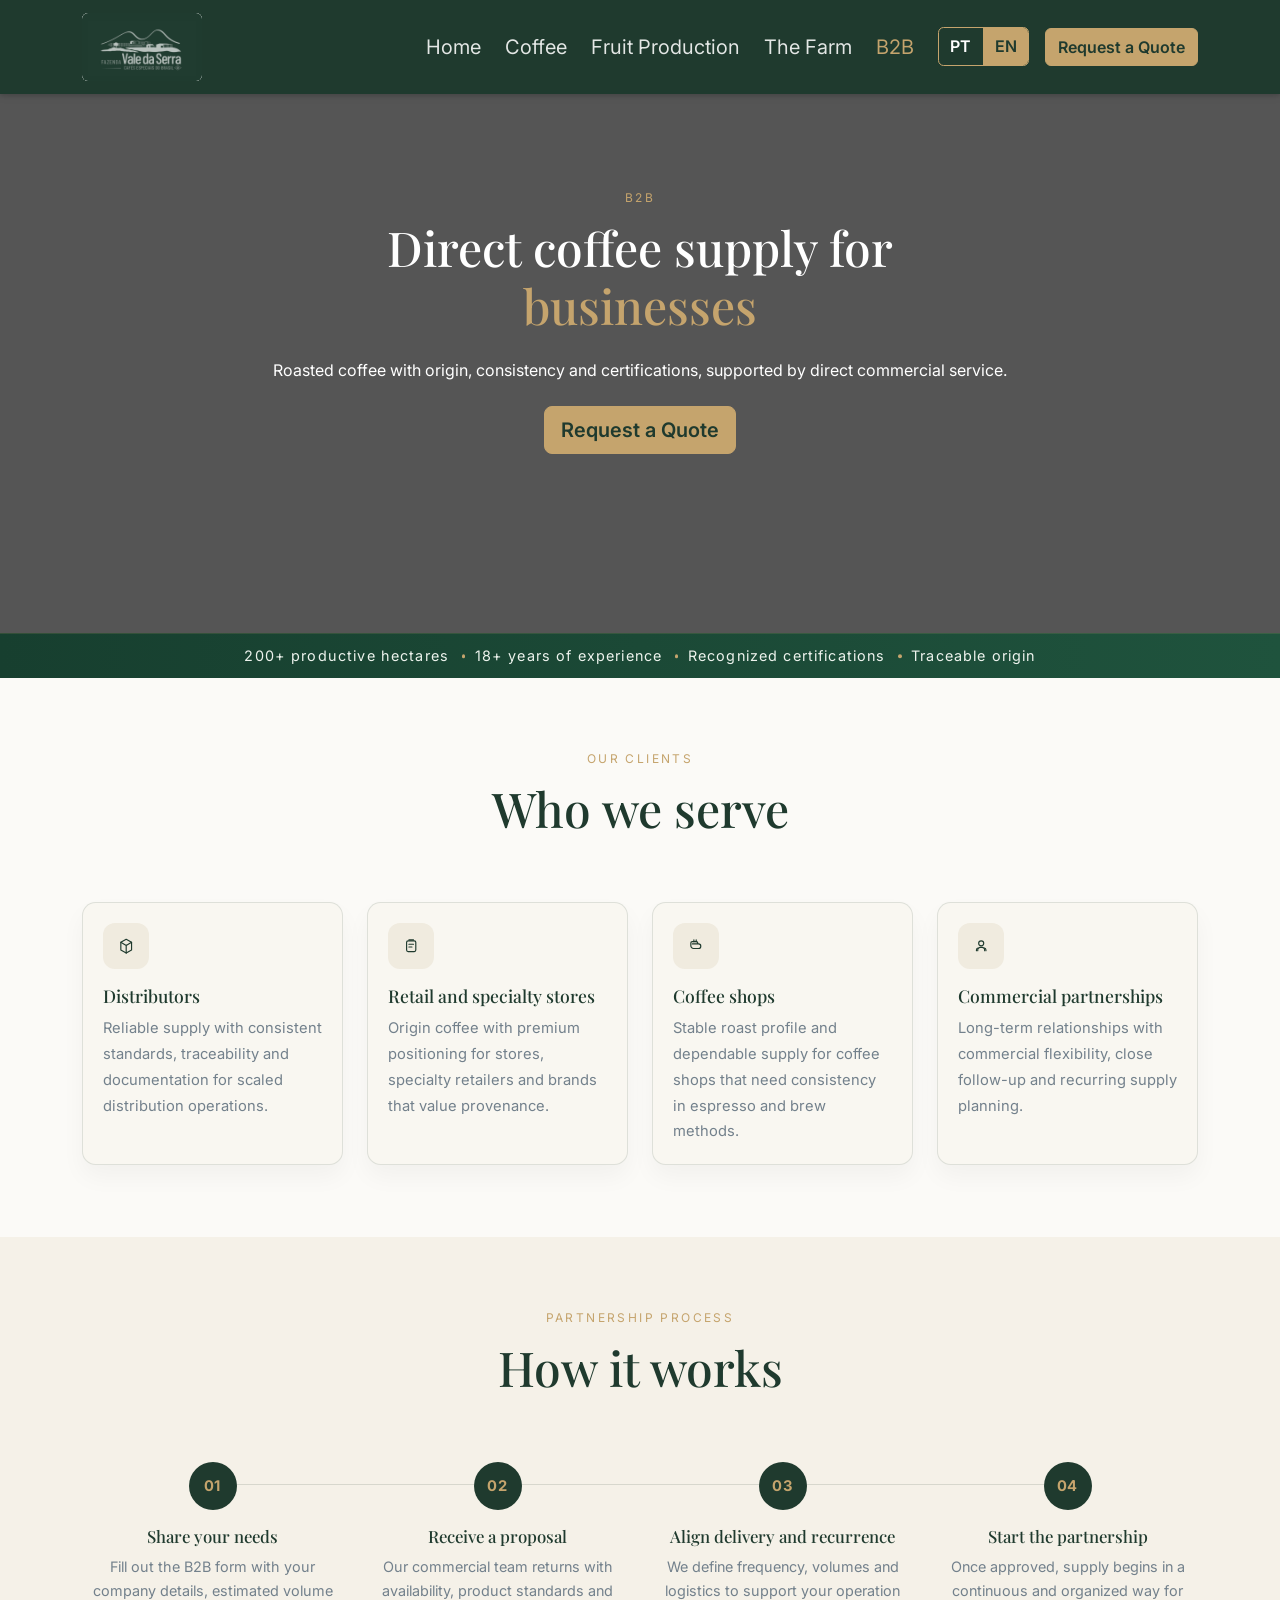
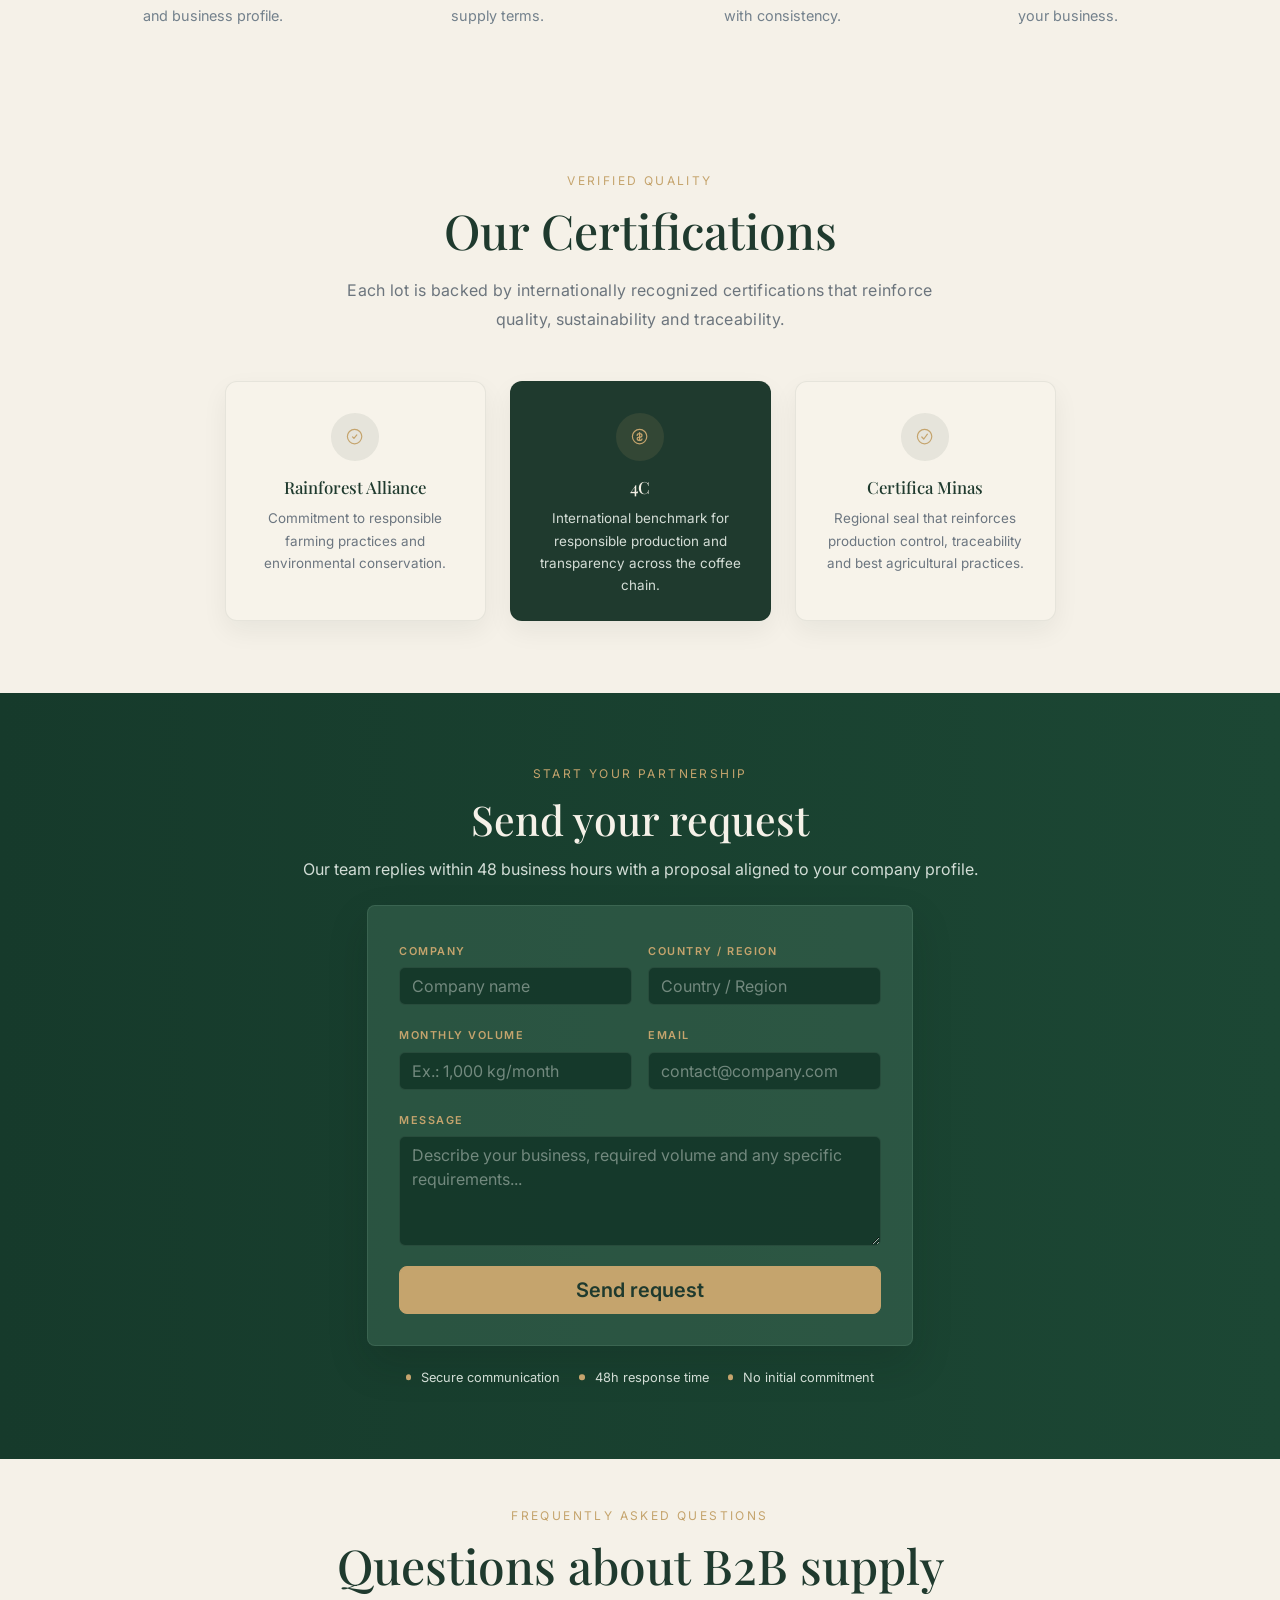
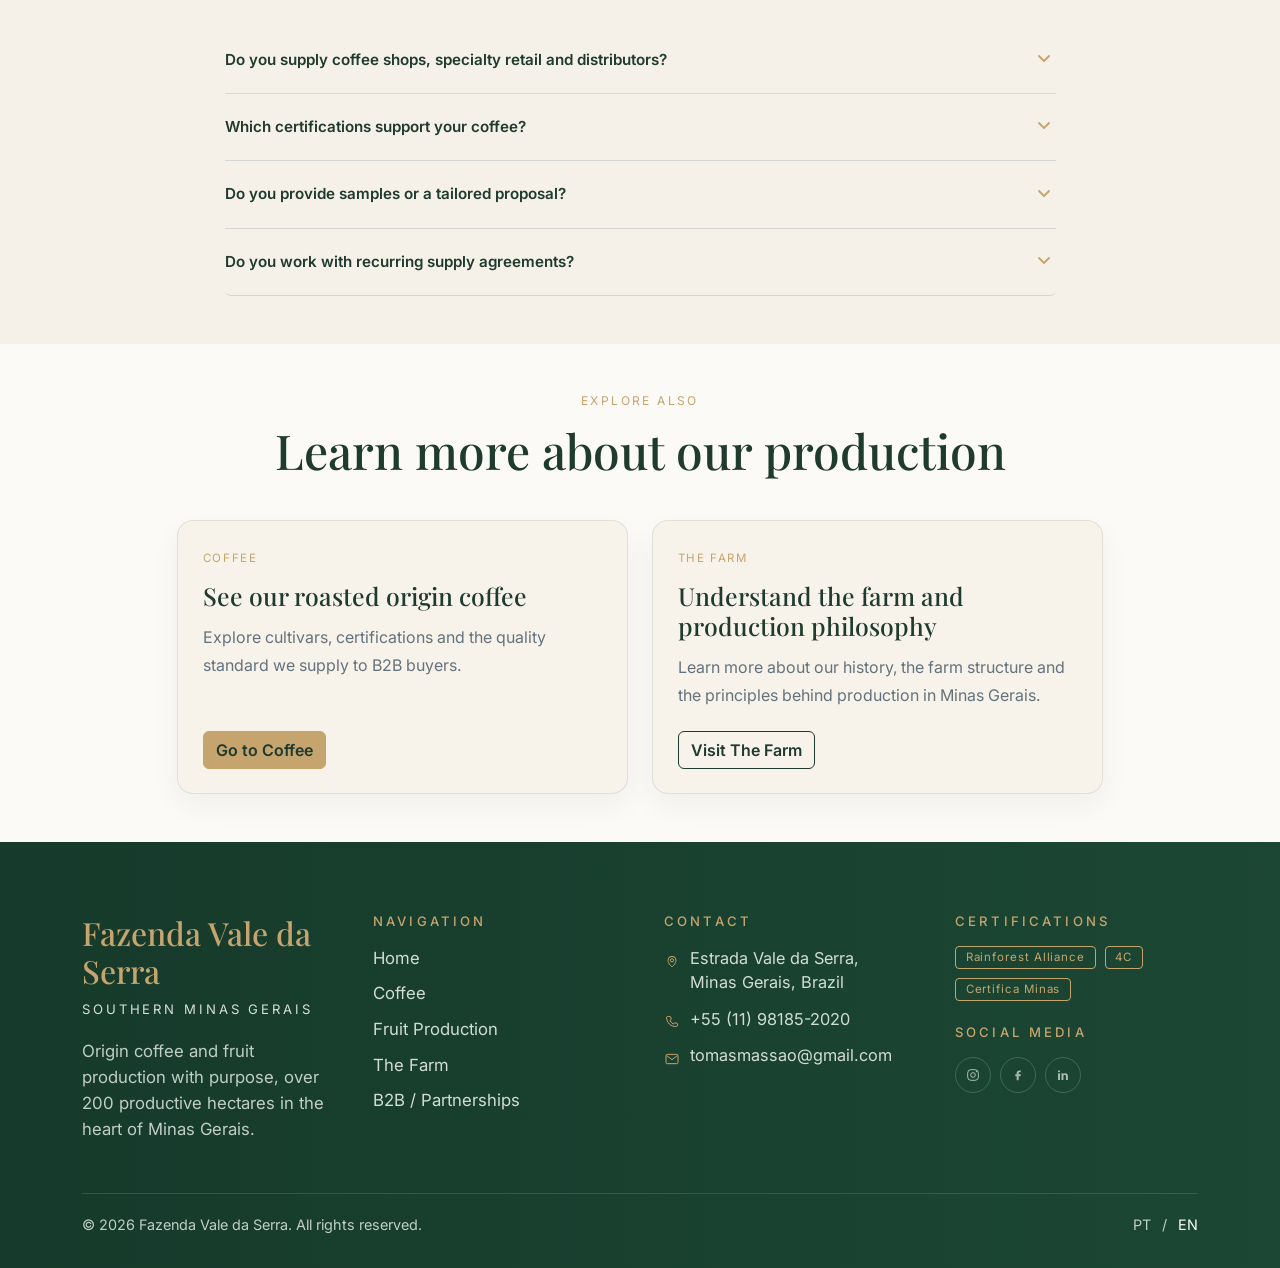
<file: en/b2b/index.html>
<!doctype html>
<html lang="en">
<head>
  <meta charset="utf-8">
  <meta name="viewport" content="width=device-width, initial-scale=1">
  <title>Coffee Supplier for Businesses and Coffee Shops | Fazenda Vale da Serra</title>
  <meta name="description" content="Coffee supplier for businesses, coffee shops, distributors and retail, with direct supply, traceability and certifications from Fazenda Vale da Serra.">
  <meta name="robots" content="index,follow,max-image-preview:large">
  <link rel="canonical" href="https://fazendavaledaserra.com.br/en/b2b/">
  <link rel="alternate" hreflang="pt-BR" href="https://fazendavaledaserra.com.br/pt/b2b/">
  <link rel="alternate" hreflang="en" href="https://fazendavaledaserra.com.br/en/b2b/">
  <link rel="alternate" hreflang="x-default" href="https://fazendavaledaserra.com.br/pt/b2b/">
  <meta property="og:type" content="website">
  <meta property="og:site_name" content="Fazenda Vale da Serra">
  <meta property="og:locale" content="en_US">
  <meta property="og:title" content="Coffee Supplier for Businesses and Coffee Shops | Fazenda Vale da Serra">
  <meta property="og:description" content="Coffee supplier for businesses, coffee shops, distributors and retail, with direct supply, traceability and certifications from Fazenda Vale da Serra.">
  <meta property="og:url" content="https://fazendavaledaserra.com.br/en/b2b/">
  <meta property="og:image" content="https://fazendavaledaserra.com.br/assets/img/visaoCafe.webp">
  <meta name="twitter:card" content="summary_large_image">
  <meta name="twitter:title" content="Coffee Supplier for Businesses and Coffee Shops | Fazenda Vale da Serra">
  <meta name="twitter:description" content="Coffee supplier for businesses, coffee shops, distributors and retail, with direct supply, traceability and certifications from Fazenda Vale da Serra.">
  <meta name="twitter:image" content="https://fazendavaledaserra.com.br/assets/img/visaoCafe.webp">
  <script type="application/ld+json">
    {"@context":"https://schema.org","@type":"WebPage","name":"Coffee Supplier for Businesses and Coffee Shops | Fazenda Vale da Serra","url":"https://fazendavaledaserra.com.br/en/b2b/","description":"Coffee supplier for businesses, coffee shops, distributors and retail, with direct supply, traceability and certifications from Fazenda Vale da Serra.","inLanguage":"en","isPartOf":{"@type":"WebSite","name":"Fazenda Vale da Serra","url":"https://fazendavaledaserra.com.br/en/"},"about":{"@type":"Organization","name":"Fazenda Vale da Serra","url":"https://fazendavaledaserra.com.br/"}} 
  </script>
  <script type="application/ld+json">
    {"@context":"https://schema.org","@type":"BreadcrumbList","itemListElement":[{"@type":"ListItem","position":1,"name":"Home","item":"https://fazendavaledaserra.com.br/en/"},{"@type":"ListItem","position":2,"name":"B2B","item":"https://fazendavaledaserra.com.br/en/b2b/"}]}
  </script>
  <link rel="preconnect" href="https://fonts.googleapis.com">
  <link rel="preconnect" href="https://fonts.gstatic.com" crossorigin>
  <link href="https://fonts.googleapis.com/css2?family=Playfair+Display:wght@400;500;600;700&family=Inter:wght@300;400;500;600;700&display=swap" rel="stylesheet">
  <link href="https://cdn.jsdelivr.net/npm/bootstrap@5.3.3/dist/css/bootstrap.min.css" rel="stylesheet">
  <link href="/assets/css/styles.css" rel="stylesheet">
</head>
<body>

<nav class="navbar navbar-expand-lg navbar-fvs fixed-top">
  <div class="container">
    <a class="navbar-brand" href="/en/">
      <img src="/assets/img/logoVerde.svg" alt="Fazenda Vale da Serra" class="img-fluid rounded" height="120" width="120">
    </a>
    <button
      class="navbar-toggler border-0 d-lg-none"
      type="button"
      data-bs-toggle="offcanvas"
      data-bs-target="#mobileMenu"
      aria-controls="mobileMenu"
      aria-label="Toggle navigation"
    >
      <span class="navbar-toggler-icon"></span>
    </button>
    <div
      class="offcanvas offcanvas-end background_color_svg d-lg-none"
      tabindex="-1"
      id="mobileMenu"
      aria-labelledby="mobileMenuLabel"
    >
      <div class="offcanvas-header">
        <h5 class="offcanvas-title" id="mobileMenuLabel">Menu</h5>
        <button
          type="button"
          class="btn-close btn-close-white"
          data-bs-dismiss="offcanvas"
          aria-label="Close"
        ></button>
      </div>
      <div class="offcanvas-body d-flex flex-column">
        <ul class="navbar-nav gap-2">
          <li class="nav-item"><a class="nav-link " href="/en/">Home</a></li>
          <li class="nav-item"><a class="nav-link " href="/en/coffee/">Coffee</a></li>
          <li class="nav-item"><a class="nav-link " href="/en/fruit/">Fruit Production</a></li>
          <li class="nav-item"><a class="nav-link " href="/en/farm/">The Farm</a></li>
          <li class="nav-item"><a class="nav-link active" href="/en/b2b/">B2B</a></li>
        </ul>
        <div class="mt-4">
          <div class="lang-switch" role="group" aria-label="Language switch">
            <a class="lang-switch__item" href="/pt/b2b/">PT</a>
            <a class="lang-switch__item is-active" aria-current="page" href="/en/b2b/">EN</a>
          </div>
        </div>
        <div class="mt-4">
          <a class="btn btn_color w-100 fw-semibold" href="#form">Request a Quote</a>
        </div>
      </div>
    </div>
    <div class="collapse navbar-collapse d-none d-lg-flex" id="navMain">
      <ul class="navbar-nav ms-auto mb-2 mb-lg-0 gap-lg-2">
        <li class="nav-item"><a class="nav-link " href="/en/">Home</a></li>
        <li class="nav-item"><a class="nav-link " href="/en/coffee/">Coffee</a></li>
        <li class="nav-item"><a class="nav-link " href="/en/fruit/">Fruit Production</a></li>
        <li class="nav-item"><a class="nav-link " href="/en/farm/">The Farm</a></li>
        <li class="nav-item"><a class="nav-link active" href="/en/b2b/">B2B</a></li>
        <li class="nav-item d-lg-flex align-items-center">
          <div class="lang-switch ms-lg-2" role="group" aria-label="Language switch">
            <a class="lang-switch__item" href="/pt/b2b/">PT</a>
            <a class="lang-switch__item is-active" aria-current="page" href="/en/b2b/">EN</a>
          </div>
        </li>
        <li class="nav-item d-lg-flex align-items-center">
          <a class="btn btn-fvs ms-lg-2" href="#form">Request a Quote</a>
        </li>
      </ul>
    </div>
  </div>
</nav>
<div style="height: 93px;"></div>

<header 
  class="hero py-5"
  style="background: linear-gradient(rgba(0,0,0,0.666), rgba(0,0,0,0.666)),
                      url(https://images.unsplash.com/photo-1770565356338-7bf46fabe8c5?crop=entropy&cs=tinysrgb&fit=max&fm=jpg&ixid=M3w3Nzg4Nzd8MHwxfHNlYXJjaHwxfHxzcGVjaWFsdHklMjBjb2ZmZWUlMjBzaG9wJTIwYmFyaXN0YSUyMGVzcHJlc3NvfGVufDF8fHx8MTc3MjYzMTg2Nnww&ixlib=rb-4.1.0&q=80&w=1080);
    background-size: cover;
    background-position: center;
    min-height: 60vh;
  ">
  <div class="container py-4 py-lg-5">
    <div class="row justify-content-center mb-2">
      <div class="col-lg-8 text-center mb-4">
        <span class="title_beginnin">B2B</span>
        <h2 class="mb-4 title_second text-white">Direct coffee supply for <span style="color: var(--fvs-gold);">businesses</span></h2>
        <p class="text-white">Roasted coffee with origin, consistency and certifications, supported by direct commercial service.</p>
        <a class="btn btn-fvs btn-lg mt-2" href="#form">Request a Quote</a>
      </div>
    </div>
  </div>
</header>

<section class="b2b-highlight-bar" aria-label="Commercial highlights">
  <div class="container">
    <div class="b2b-highlight-bar__items">
      <span>200+ productive hectares</span>
      <span>18+ years of experience</span>
      <span>Recognized certifications</span>
      <span>Traceable origin</span>
    </div>
  </div>
</section>

<section class="b2b-clients-section py-5">
  <div class="container py-lg-4">
    <div class="row justify-content-center">
      <div class="col-lg-7 text-center mb-5">
        <span class="title_beginnin">OUR CLIENTS</span>
        <h2 class="title_second mb-3">Who we serve</h2>
      </div>
    </div>
    <div class="row g-4 justify-content-center">
      <div class="col-md-6 col-xl-3 d-flex">
        <article class="b2b-client-card w-100">
          <span class="b2b-client-card__icon" aria-hidden="true">
            <svg viewBox="0 0 24 24" fill="none">
              <path d="M12 3 5 7v10l7 4 7-4V7l-7-4Z" stroke="currentColor" stroke-width="1.5" stroke-linejoin="round"/>
              <path d="m5 7 7 4 7-4M12 11v10" stroke="currentColor" stroke-width="1.5" stroke-linecap="round" stroke-linejoin="round"/>
            </svg>
          </span>
          <h3 class="b2b-client-card__title">Distributors</h3>
          <p class="b2b-client-card__text">Reliable supply with consistent standards, traceability and documentation for scaled distribution operations.</p>
        </article>
      </div>
      <div class="col-md-6 col-xl-3 d-flex">
        <article class="b2b-client-card w-100">
          <span class="b2b-client-card__icon" aria-hidden="true">
            <svg viewBox="0 0 24 24" fill="none">
              <rect x="6" y="5" width="12" height="14" rx="2" stroke="currentColor" stroke-width="1.5"/>
              <path d="M9 3.8h6M9 9.5h6M9 13h4" stroke="currentColor" stroke-width="1.5" stroke-linecap="round"/>
            </svg>
          </span>
          <h3 class="b2b-client-card__title">Retail and specialty stores</h3>
          <p class="b2b-client-card__text">Origin coffee with premium positioning for stores, specialty retailers and brands that value provenance.</p>
        </article>
      </div>
      <div class="col-md-6 col-xl-3 d-flex">
        <article class="b2b-client-card w-100">
          <span class="b2b-client-card__icon" aria-hidden="true">
            <svg viewBox="0 0 24 24" fill="none">
              <path d="M7 9h8a3 3 0 1 1 0 6H8.5A3.5 3.5 0 0 1 5 11.5V7.8A1.8 1.8 0 0 1 6.8 6h5.4A1.8 1.8 0 0 1 14 7.8V9" stroke="currentColor" stroke-width="1.5" stroke-linecap="round" stroke-linejoin="round"/>
              <path d="M9 3.8v2.3M12 3.8v2.3" stroke="currentColor" stroke-width="1.5" stroke-linecap="round"/>
            </svg>
          </span>
          <h3 class="b2b-client-card__title">Coffee shops</h3>
          <p class="b2b-client-card__text">Stable roast profile and dependable supply for coffee shops that need consistency in espresso and brew methods.</p>
        </article>
      </div>
      <div class="col-md-6 col-xl-3 d-flex">
        <article class="b2b-client-card w-100">
          <span class="b2b-client-card__icon" aria-hidden="true">
            <svg viewBox="0 0 24 24" fill="none">
              <path d="M16.5 18v-1.2A3.3 3.3 0 0 0 13.2 13.5h-2.4a3.3 3.3 0 0 0-3.3 3.3V18" stroke="currentColor" stroke-width="1.5" stroke-linecap="round"/>
              <circle cx="12" cy="8.3" r="3.3" stroke="currentColor" stroke-width="1.5"/>
              <path d="M18.2 18v-1a2.7 2.7 0 0 0-2.1-2.6M5.8 18v-1a2.7 2.7 0 0 1 2.1-2.6" stroke="currentColor" stroke-width="1.5" stroke-linecap="round"/>
            </svg>
          </span>
          <h3 class="b2b-client-card__title">Commercial partnerships</h3>
          <p class="b2b-client-card__text">Long-term relationships with commercial flexibility, close follow-up and recurring supply planning.</p>
        </article>
      </div>
    </div>
  </div>
</section>

<section class="b2b-process-section py-5 section-beige">
  <div class="container py-lg-4">
    <div class="row justify-content-center">
      <div class="col-lg-7 text-center mb-5">
        <span class="title_beginnin">PARTNERSHIP PROCESS</span>
        <h2 class="title_second mb-3">How it works</h2>
      </div>
    </div>
    <div class="b2b-process">
      <div class="b2b-process__line" aria-hidden="true"></div>
      <article class="b2b-process-step">
        <span class="b2b-process-step__number">01</span>
        <h3 class="b2b-process-step__title">Share your needs</h3>
        <p class="b2b-process-step__text">Fill out the B2B form with your company details, estimated volume and business profile.</p>
      </article>
      <article class="b2b-process-step">
        <span class="b2b-process-step__number">02</span>
        <h3 class="b2b-process-step__title">Receive a proposal</h3>
        <p class="b2b-process-step__text">Our commercial team returns with availability, product standards and supply terms.</p>
      </article>
      <article class="b2b-process-step">
        <span class="b2b-process-step__number">03</span>
        <h3 class="b2b-process-step__title">Align delivery and recurrence</h3>
        <p class="b2b-process-step__text">We define frequency, volumes and logistics to support your operation with consistency.</p>
      </article>
      <article class="b2b-process-step">
        <span class="b2b-process-step__number">04</span>
        <h3 class="b2b-process-step__title">Start the partnership</h3>
        <p class="b2b-process-step__text">Once approved, supply begins in a continuous and organized way for your business.</p>
      </article>
    </div>
  </div>
</section>

<section class="py-5 section-beige">
  <div class="container py-lg-4">
    <div class="row justify-content-center">
      <div class="col-lg-7 text-center mb-5">
        <span class="title_beginnin">VERIFIED QUALITY</span>
        <h2 class="title_second mb-3">Our Certifications</h2>
        <p class="text-secondary mb-0">Each lot is backed by internationally recognized certifications that reinforce quality, sustainability and traceability.</p>
      </div>
    </div>
    <div class="row g-4 justify-content-center">
      <div class="col-md-4 col-lg-3 d-flex">
        <article class="farm-cert-card w-100 text-center">
          <span class="farm-cert-card__icon" aria-hidden="true">
            <svg viewBox="0 0 24 24" fill="none">
              <circle cx="12" cy="12" r="9" stroke="currentColor" stroke-width="1.5"></circle>
              <path d="m9.4 12.3 1.8 1.8 3.6-4.2" stroke="currentColor" stroke-width="1.5" stroke-linecap="round" stroke-linejoin="round"></path>
            </svg>
          </span>
          <h3 class="farm-cert-card__title">Rainforest Alliance</h3>
          <p class="farm-cert-card__text">Commitment to responsible farming practices and environmental conservation.</p>
        </article>
      </div>
      <div class="col-md-4 col-lg-3 d-flex">
        <article class="farm-cert-card farm-cert-card--featured w-100 text-center">
          <span class="farm-cert-card__icon" aria-hidden="true">
            <svg viewBox="0 0 24 24" fill="none">
              <circle cx="12" cy="12" r="9" stroke="currentColor" stroke-width="1.5"></circle>
              <path d="M12 7v10" stroke="currentColor" stroke-width="1.5" stroke-linecap="round"></path>
              <path d="M9 10.5c0-1.2 1.3-2.1 3-2.1s3 .9 3 2.1-1.3 2.1-3 2.1-3 .9-3 2.1 1.3 2.1 3 2.1 3-.9 3-2.1" stroke="currentColor" stroke-width="1.5" stroke-linecap="round"></path>
            </svg>
          </span>
          <h3 class="farm-cert-card__title">4C</h3>
          <p class="farm-cert-card__text">International benchmark for responsible production and transparency across the coffee chain.</p>
        </article>
      </div>
      <div class="col-md-4 col-lg-3 d-flex">
        <article class="farm-cert-card w-100 text-center">
          <span class="farm-cert-card__icon" aria-hidden="true">
            <svg viewBox="0 0 24 24" fill="none">
              <circle cx="12" cy="12" r="9" stroke="currentColor" stroke-width="1.5"></circle>
              <path d="M8.5 12.5 11 15l4.5-6" stroke="currentColor" stroke-width="1.5" stroke-linecap="round" stroke-linejoin="round"></path>
            </svg>
          </span>
          <h3 class="farm-cert-card__title">Certifica Minas</h3>
          <p class="farm-cert-card__text">Regional seal that reinforces production control, traceability and best agricultural practices.</p>
        </article>
      </div>
    </div>
  </div>
</section>

<section id="form" class="farm-request-section py-5">
  <div class="container py-lg-4">
    <div class="row justify-content-center">
      <div class="col-lg-8 text-center mb-4">
        <span class="title_beginnin">START YOUR PARTNERSHIP</span>
        <h2 class="farm-request-section__title">Send your request</h2>
        <p class="farm-request-section__text">Our team replies within 48 business hours with a proposal aligned to your company profile.</p>
      </div>
    </div>
    <div class="row justify-content-center">
      <div class="col-lg-6">
        <div class="farm-request-card">
          <div class="card-body p-4 form-wrapper">
            <form data-b2b-form data-form-source="en-b2b-page">
              <div class="row g-3">
                <div class="form-honeypot" aria-hidden="true">
                  <label for="en-b2b-website">Do not fill this field</label>
                  <input id="en-b2b-website" name="website" type="text" tabindex="-1" autocomplete="off">
                </div>
                <input name="started_at" type="hidden" value="">
                <div class="col-md-6"><label class="form-label">Company</label><input name="company" class="form-control" placeholder="Company name" required></div>
                <div class="col-md-6"><label class="form-label">Country / Region</label><input name="country_region" class="form-control" placeholder="Country / Region" required></div>
                <div class="col-md-6"><label class="form-label">Monthly volume</label><input name="monthly_volume" class="form-control" placeholder="Ex.: 1,000 kg/month" required></div>
                <div class="col-md-6"><label class="form-label">Email</label><input name="email" type="email" class="form-control" placeholder="contact@company.com" required></div>
                <div class="col-12"><label class="form-label">Message</label><textarea name="message" class="form-control" rows="4" placeholder="Describe your business, required volume and any specific requirements..."></textarea></div>
                <div class="col-12"><button class="btn btn-fvs btn-lg w-100" type="submit">Send request</button></div>
              </div>
            </form>
          </div>
          <div class="card-body p-4 form-success">
            <div class="h4 font-serif mb-2">Request received!</div>
            <p class="text-secondary mb-0">Thank you. We will get back to you shortly with a tailored proposal.</p>
          </div>
        </div>
      </div>
    </div>
    <div class="farm-request-meta">
      <span>Secure communication</span>
      <span>48h response time</span>
      <span>No initial commitment</span>
    </div>
  </div>
</section>

<section class="py-5 section-beige">
  <div class="container">
    <div class="row justify-content-center mb-2">
      <div class="col-lg-8 text-center">
        <span class="title_beginnin">FREQUENTLY ASKED QUESTIONS</span>
        <h2 class="mb-4 title_second">Questions about B2B supply</h2>
      </div>
    </div>
    <div class="row justify-content-center">
      <div class="col-lg-9">
        <div class="accordion faq-minimal" id="faqAccordionB2bEn">
          <div class="accordion-item">
            <h2 class="accordion-header" id="faqB2bEnOne">
              <button class="accordion-button collapsed" type="button" data-bs-toggle="collapse" data-bs-target="#faqB2bEnCollapseOne" aria-expanded="false" aria-controls="faqB2bEnCollapseOne">
                <span class="accordion-ask">Do you supply coffee shops, specialty retail and distributors?</span>
              </button>
            </h2>
            <div id="faqB2bEnCollapseOne" class="accordion-collapse collapse" aria-labelledby="faqB2bEnOne" data-bs-parent="#faqAccordionB2bEn">
              <p class="accordion-body">Yes. We supply coffee shops, specialty retail, distributors and commercial partners with recurring orders and direct support.</p>
            </div>
          </div>
          <div class="accordion-item">
            <h2 class="accordion-header" id="faqB2bEnTwo">
              <button class="accordion-button collapsed" type="button" data-bs-toggle="collapse" data-bs-target="#faqB2bEnCollapseTwo" aria-expanded="false" aria-controls="faqB2bEnCollapseTwo">
                <span class="accordion-ask">Which certifications support your coffee?</span>
              </button>
            </h2>
            <div id="faqB2bEnCollapseTwo" class="accordion-collapse collapse" aria-labelledby="faqB2bEnTwo" data-bs-parent="#faqAccordionB2bEn">
              <p class="accordion-body">We work with recognized certifications such as Rainforest Alliance, 4C and Certifica Minas, reinforcing traceability and responsible practices.</p>
            </div>
          </div>
          <div class="accordion-item">
            <h2 class="accordion-header" id="faqB2bEnThree">
              <button class="accordion-button collapsed" type="button" data-bs-toggle="collapse" data-bs-target="#faqB2bEnCollapseThree" aria-expanded="false" aria-controls="faqB2bEnCollapseThree">
                <span class="accordion-ask">Do you provide samples or a tailored proposal?</span>
              </button>
            </h2>
            <div id="faqB2bEnCollapseThree" class="accordion-collapse collapse" aria-labelledby="faqB2bEnThree" data-bs-parent="#faqAccordionB2bEn">
              <p class="accordion-body">Yes. We review your company profile, estimated volume and sales channel to build a commercial proposal and, when applicable, align sample evaluation.</p>
            </div>
          </div>
          <div class="accordion-item">
            <h2 class="accordion-header" id="faqB2bEnFour">
              <button class="accordion-button collapsed" type="button" data-bs-toggle="collapse" data-bs-target="#faqB2bEnCollapseFour" aria-expanded="false" aria-controls="faqB2bEnCollapseFour">
                <span class="accordion-ask">Do you work with recurring supply agreements?</span>
              </button>
            </h2>
            <div id="faqB2bEnCollapseFour" class="accordion-collapse collapse" aria-labelledby="faqB2bEnFour" data-bs-parent="#faqAccordionB2bEn">
              <p class="accordion-body">Yes. We can structure frequency, volumes and logistics according to your business operation and demand planning.</p>
            </div>
          </div>
        </div>
      </div>
    </div>
  </div>
</section>

<section class="seo-links-section py-5">
  <div class="container">
    <div class="row justify-content-center mb-4">
      <div class="col-lg-8 text-center">
        <span class="title_beginnin">EXPLORE ALSO</span>
        <h2 class="title_second mb-3">Learn more about our production</h2>
      </div>
    </div>
    <div class="row g-4 justify-content-center">
      <div class="col-md-6 col-lg-5 d-flex">
        <article class="seo-link-card w-100">
          <span class="seo-link-card__kicker">COFFEE</span>
          <h3 class="seo-link-card__title">See our roasted origin coffee</h3>
          <p class="seo-link-card__text">Explore cultivars, certifications and the quality standard we supply to B2B buyers.</p>
          <a class="btn btn-fvs" href="/en/coffee/">Go to Coffee</a>
        </article>
      </div>
      <div class="col-md-6 col-lg-5 d-flex">
        <article class="seo-link-card w-100">
          <span class="seo-link-card__kicker">THE FARM</span>
          <h3 class="seo-link-card__title">Understand the farm and production philosophy</h3>
          <p class="seo-link-card__text">Learn more about our history, the farm structure and the principles behind production in Minas Gerais.</p>
          <a class="btn btn-outline-fvs" href="/en/farm/">Visit The Farm</a>
        </article>
      </div>
    </div>
  </div>
</section>

<footer class="fvs-footer">
  <div class="container">
    <div class="row g-5">
      <div class="col-md-6 col-lg-3">
        <h3 class="fvs-footer__brand">Fazenda Vale da Serra</h3>
        <p class="fvs-footer__kicker">SOUTHERN MINAS GERAIS</p>
        <p class="fvs-footer__copy">
          Origin coffee and fruit production with purpose, over 200 productive hectares in the heart of Minas Gerais.
        </p>
      </div>

      <div class="col-md-6 col-lg-3">
        <h4 class="fvs-footer__title">NAVIGATION</h4>
        <ul class="fvs-footer__list list-unstyled mb-0">
          <li><a href="/en/">Home</a></li>
          <li><a href="/en/coffee/">Coffee</a></li>
          <li><a href="/en/fruit/">Fruit Production</a></li>
          <li><a href="/en/farm/">The Farm</a></li>
          <li><a href="/en/b2b/">B2B / Partnerships</a></li>
        </ul>
      </div>

      <div class="col-md-6 col-lg-3">
        <h4 class="fvs-footer__title">CONTACT</h4>
        <ul class="fvs-footer__contact list-unstyled mb-0">
          <li>
            <span class="fvs-footer__icon" aria-hidden="true">
              <svg viewBox="0 0 24 24" fill="none"><path d="M12 21s-6-5.2-6-10a6 6 0 1 1 12 0c0 4.8-6 10-6 10Z" stroke="currentColor" stroke-width="1.5"/><circle cx="12" cy="11" r="2.4" stroke="currentColor" stroke-width="1.5"/></svg>
            </span>
            <a href="https://maps.app.goo.gl/PUZVPhKuMMxm6dfy5">
              <span>Estrada Vale da Serra, Minas Gerais, Brazil</span>
            </a>
          </li>
          <li>
            <span class="fvs-footer__icon" aria-hidden="true">
              <svg viewBox="0 0 24 24" fill="none"><path d="M6.7 3.8h2.4c.4 0 .8.3.9.7l.8 3.1a1 1 0 0 1-.3 1l-1.6 1.4a13.5 13.5 0 0 0 5.2 5.1l1.4-1.6c.3-.3.7-.4 1-.3l3.1.8c.4.1.7.5.7.9v2.4c0 .6-.5 1.1-1.1 1.1C10.9 20.2 3.8 13.1 3.8 4.9c0-.6.5-1.1 1.1-1.1Z" stroke="currentColor" stroke-width="1.5"/></svg>
            </span>
            <a href="https://wa.me/5511981852020" target="_blank">+55 (11) 98185-2020</a>
          </li>
          <li>
            <span class="fvs-footer__icon" aria-hidden="true">
              <svg viewBox="0 0 24 24" fill="none"><rect x="3" y="5" width="18" height="14" rx="2" stroke="currentColor" stroke-width="1.5"/><path d="m4 7 8 6 8-6" stroke="currentColor" stroke-width="1.5"/></svg>
            </span>
            <a href="mailto:tomasmassao@gmail.com">tomasmassao@gmail.com</a>
          </li>
        </ul>
      </div>

      <div class="col-md-6 col-lg-3">
        <h4 class="fvs-footer__title">CERTIFICATIONS</h4>
        <div class="fvs-footer__badges">
          <span class="fvs-footer__badge">Rainforest Alliance</span>
          <span class="fvs-footer__badge">4C</span>
          <span class="fvs-footer__badge">Certifica Minas</span>
        </div>
        <h4 class="fvs-footer__title fvs-footer__social-title">SOCIAL MEDIA</h4>
        <div class="fvs-footer__social">
          <a href="#" aria-label="Instagram" class="fvs-footer__social-link">
            <svg viewBox="0 0 24 24" fill="none"><rect x="4" y="4" width="16" height="16" rx="5" stroke="currentColor" stroke-width="1.5"/><circle cx="12" cy="12" r="3.5" stroke="currentColor" stroke-width="1.5"/><circle cx="17.2" cy="6.8" r="1" fill="currentColor"/></svg>
          </a>
          <a href="#" aria-label="Facebook" class="fvs-footer__social-link">
            <svg viewBox="0 0 24 24" fill="none"><path d="M14 8h2.2V5.2H14c-2.4 0-4 1.6-4 4v1.8H8v2.8h2v6h3v-6h2.7l.6-2.8H13V9.5c0-.9.5-1.5 1-1.5Z" fill="currentColor"/></svg>
          </a>
          <a href="#" aria-label="LinkedIn" class="fvs-footer__social-link">
            <svg viewBox="0 0 24 24" fill="none"><rect x="4.5" y="9.5" width="3" height="10" fill="currentColor"/><circle cx="6" cy="6.5" r="1.5" fill="currentColor"/><path d="M10 9.5h2.8v1.4h.1c.4-.8 1.4-1.7 2.9-1.7 3 0 3.6 2 3.6 4.6v5.7h-3v-5.1c0-1.2 0-2.8-1.7-2.8s-2 1.3-2 2.7v5.2h-3V9.5Z" fill="currentColor"/></svg>
          </a>
        </div>
      </div>
    </div>

    <div class="fvs-footer__bottom">
      <p class="mb-0">© 2026 Fazenda Vale da Serra. All rights reserved.</p>
      <div class="fvs-footer__lang">
        <a href="/pt/">PT</a>
        <span>/</span>
        <a href="/en/" aria-current="page">EN</a>
      </div>
    </div>
  </div>
</footer>

<script src="https://cdn.jsdelivr.net/npm/bootstrap@5.3.3/dist/js/bootstrap.bundle.min.js"></script>
<script src="/assets/js/form-config.js"></script>
<script src="/assets/js/main.js"></script>
<script type="application/ld+json">
  {"@context":"https://schema.org","@type":"FAQPage","mainEntity":[{"@type":"Question","name":"Do you supply coffee shops, specialty retail and distributors?","acceptedAnswer":{"@type":"Answer","text":"Yes. We supply coffee shops, specialty retail, distributors and commercial partners with recurring orders and direct support."}},{"@type":"Question","name":"Which certifications support your coffee?","acceptedAnswer":{"@type":"Answer","text":"We work with recognized certifications such as Rainforest Alliance, 4C and Certifica Minas, reinforcing traceability and responsible practices."}},{"@type":"Question","name":"Do you provide samples or a tailored proposal?","acceptedAnswer":{"@type":"Answer","text":"Yes. We review your company profile, estimated volume and sales channel to build a commercial proposal and, when applicable, align sample evaluation."}},{"@type":"Question","name":"Do you work with recurring supply agreements?","acceptedAnswer":{"@type":"Answer","text":"Yes. We can structure frequency, volumes and logistics according to your business operation and demand planning."}}]}
</script>
</body>
</html>
</file>
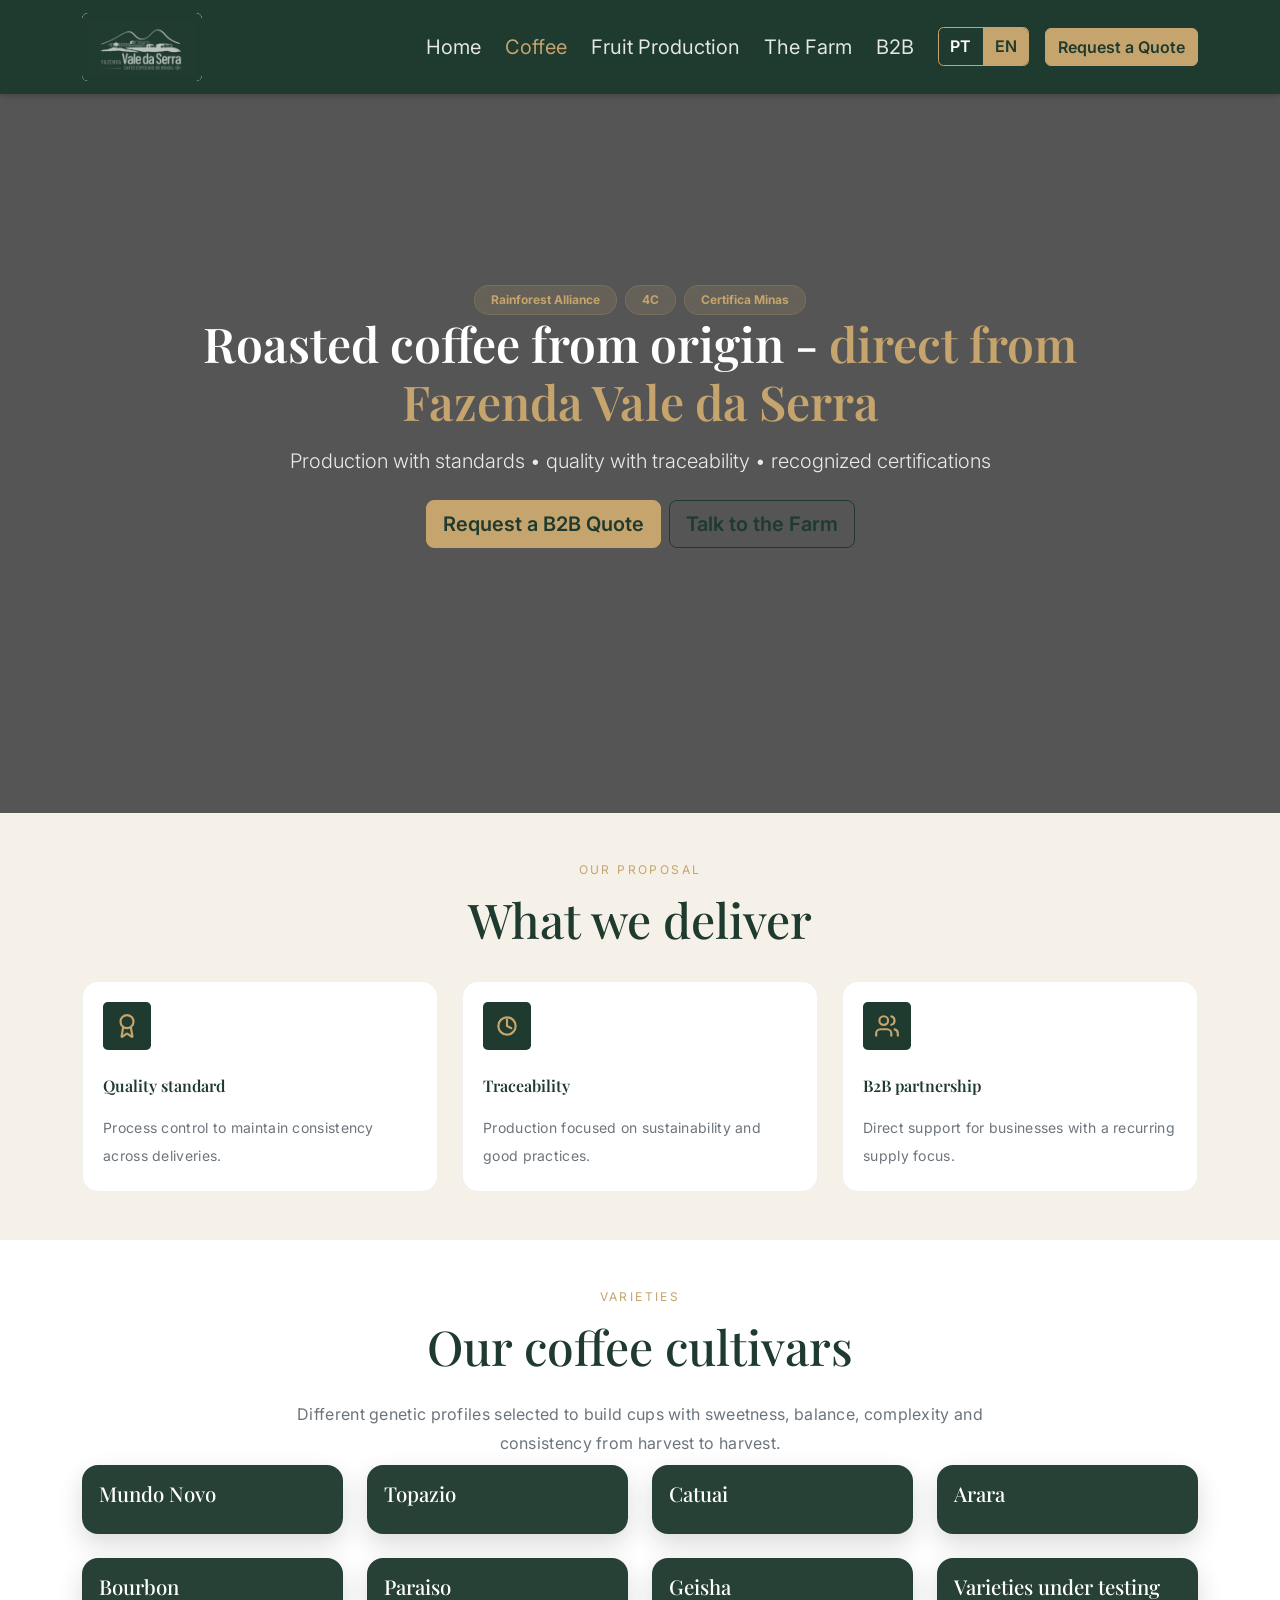
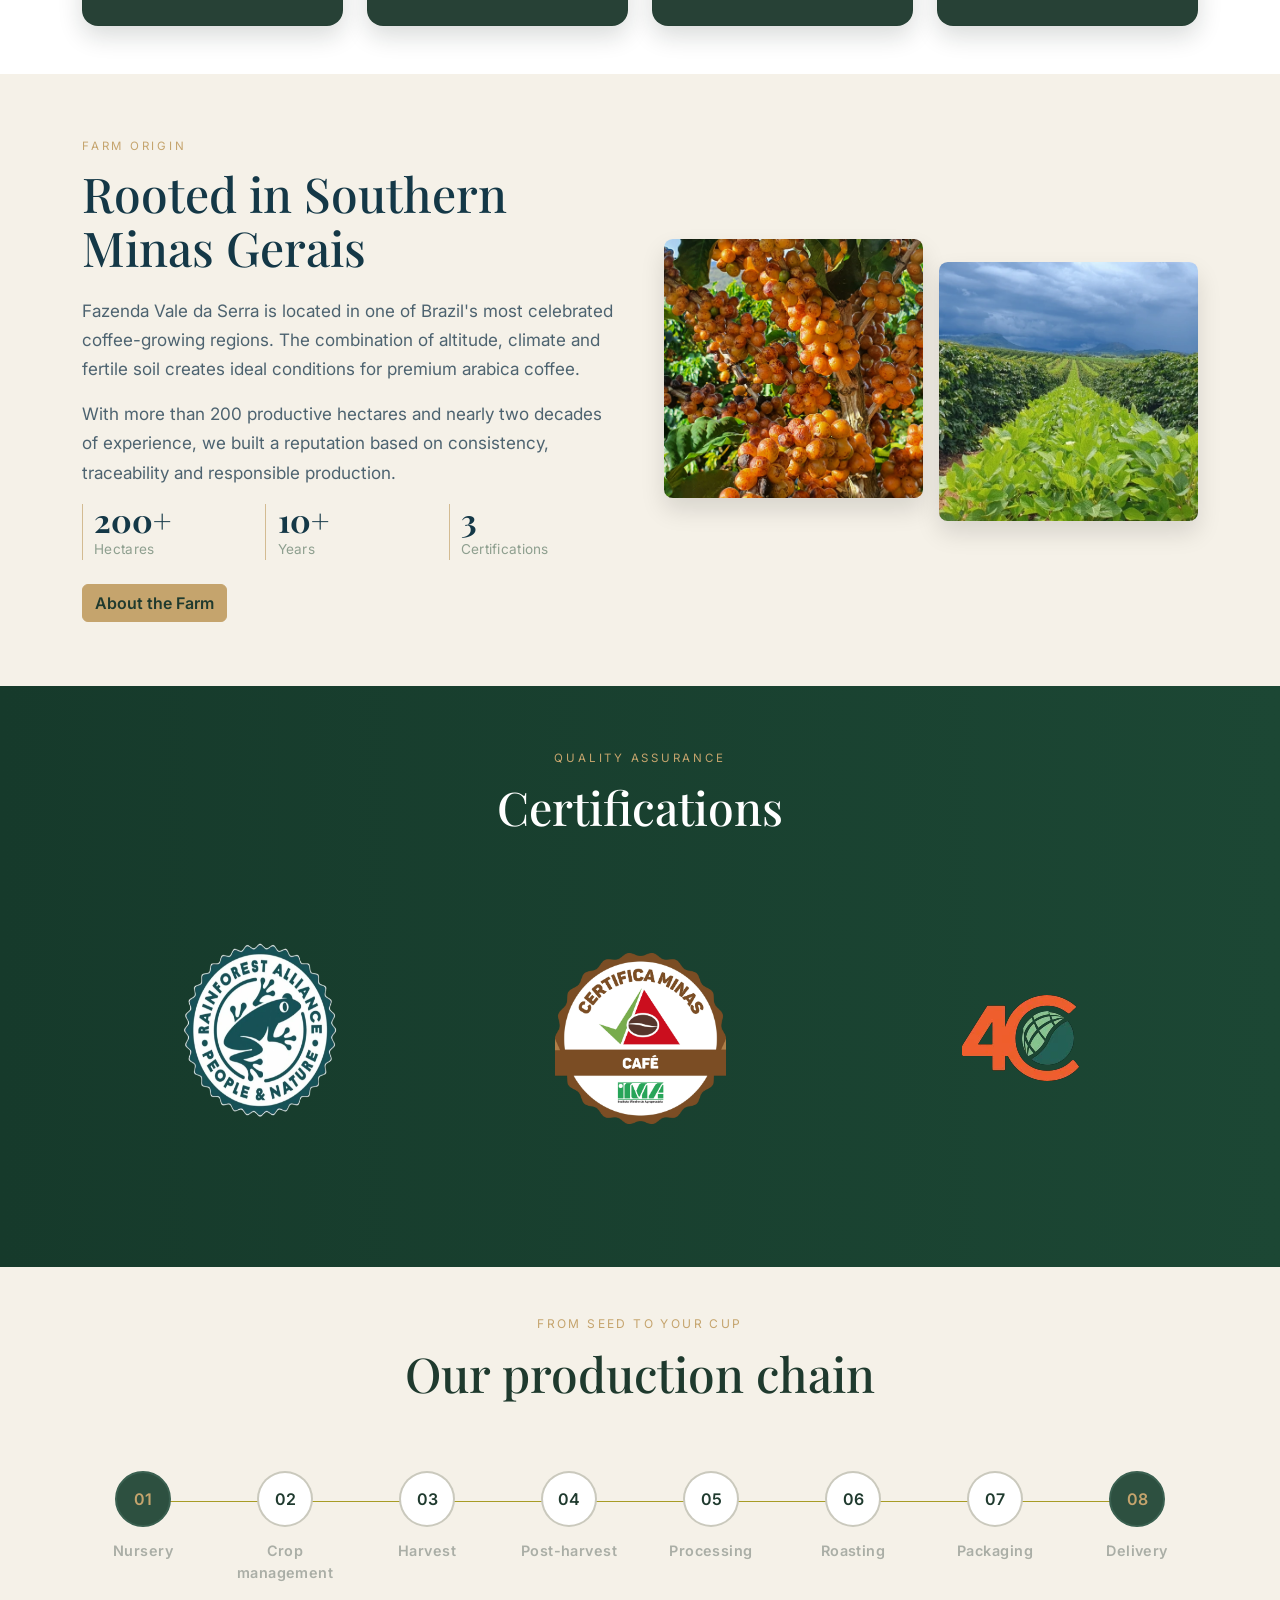
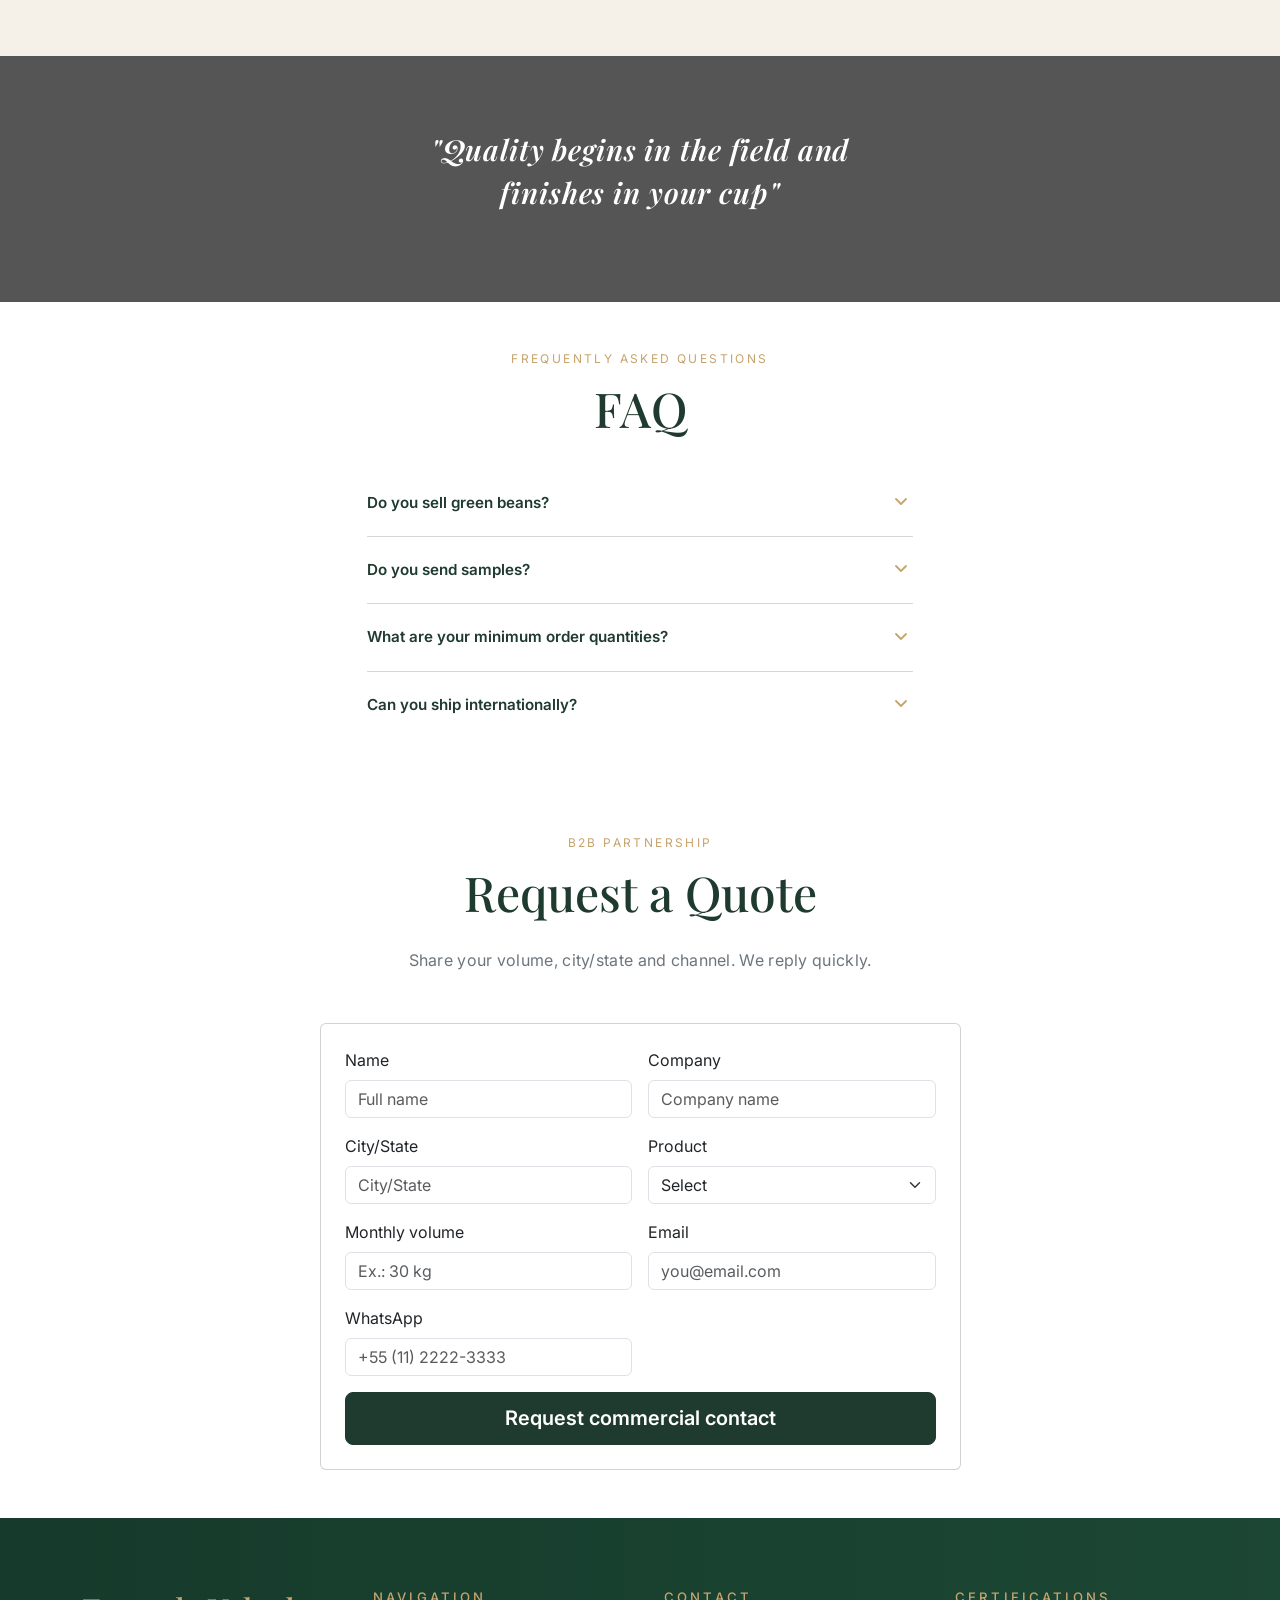
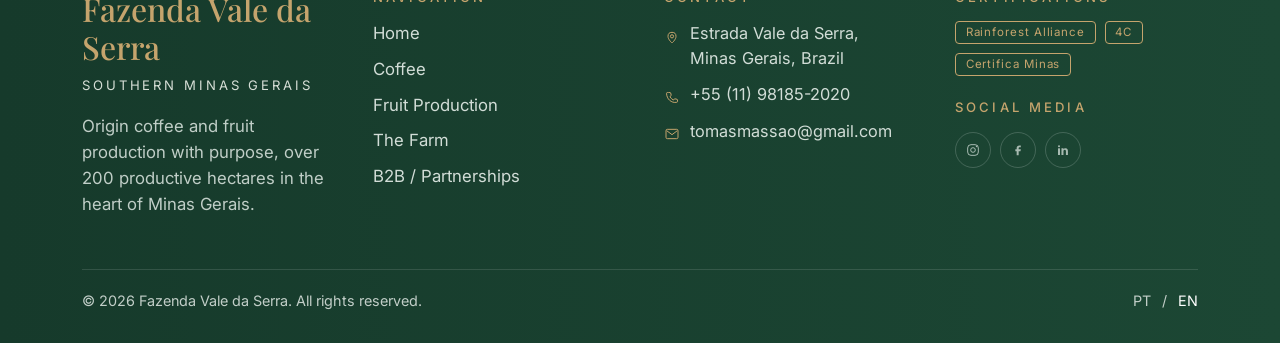
<file: en/coffee/index.html>
<!doctype html>
<html lang="en">
<head>
  <meta charset="utf-8">
  <meta name="viewport" content="width=device-width, initial-scale=1">
  <title>Roasted Origin Coffee with Certifications | Fazenda Vale da Serra</title>
  <meta name="description" content="Roasted origin coffee with consistent quality, traceability and certifications such as Rainforest Alliance, 4C and Certifica Minas, direct from Fazenda Vale da Serra.">
  <meta name="robots" content="index,follow,max-image-preview:large">
  <link rel="canonical" href="https://fazendavaledaserra.com.br/en/coffee/">
  <link rel="alternate" hreflang="pt-BR" href="https://fazendavaledaserra.com.br/pt/cafe/">
  <link rel="alternate" hreflang="en" href="https://fazendavaledaserra.com.br/en/coffee/">
  <link rel="alternate" hreflang="x-default" href="https://fazendavaledaserra.com.br/pt/cafe/">
  <meta property="og:type" content="website">
  <meta property="og:site_name" content="Fazenda Vale da Serra">
  <meta property="og:locale" content="en_US">
  <meta property="og:title" content="Roasted Origin Coffee with Certifications | Fazenda Vale da Serra">
  <meta property="og:description" content="Roasted origin coffee with consistent quality, traceability and certifications such as Rainforest Alliance, 4C and Certifica Minas, direct from Fazenda Vale da Serra.">
  <meta property="og:url" content="https://fazendavaledaserra.com.br/en/coffee/">
  <meta property="og:image" content="https://fazendavaledaserra.com.br/assets/img/visaoCafe.webp">
  <meta name="twitter:card" content="summary_large_image">
  <meta name="twitter:title" content="Roasted Origin Coffee with Certifications | Fazenda Vale da Serra">
  <meta name="twitter:description" content="Roasted origin coffee with consistent quality, traceability and certifications such as Rainforest Alliance, 4C and Certifica Minas, direct from Fazenda Vale da Serra.">
  <meta name="twitter:image" content="https://fazendavaledaserra.com.br/assets/img/visaoCafe.webp">
  <script type="application/ld+json">
    {"@context":"https://schema.org","@type":"WebPage","name":"Roasted Origin Coffee with Certifications | Fazenda Vale da Serra","url":"https://fazendavaledaserra.com.br/en/coffee/","description":"Roasted origin coffee with consistent quality, traceability and certifications such as Rainforest Alliance, 4C and Certifica Minas, direct from Fazenda Vale da Serra.","inLanguage":"en","isPartOf":{"@type":"WebSite","name":"Fazenda Vale da Serra","url":"https://fazendavaledaserra.com.br/en/"},"about":{"@type":"Organization","name":"Fazenda Vale da Serra","url":"https://fazendavaledaserra.com.br/"}} 
  </script>
  <script type="application/ld+json">
    {"@context":"https://schema.org","@type":"BreadcrumbList","itemListElement":[{"@type":"ListItem","position":1,"name":"Home","item":"https://fazendavaledaserra.com.br/en/"},{"@type":"ListItem","position":2,"name":"Coffee","item":"https://fazendavaledaserra.com.br/en/coffee/"}]}
  </script>
  <link rel="preconnect" href="https://fonts.googleapis.com">
  <link rel="preconnect" href="https://fonts.gstatic.com" crossorigin>
  <link href="https://fonts.googleapis.com/css2?family=Playfair+Display:wght@400;500;600;700&family=Inter:wght@300;400;500;600;700&display=swap" rel="stylesheet">
  <link href="https://cdn.jsdelivr.net/npm/bootstrap@5.3.3/dist/css/bootstrap.min.css" rel="stylesheet">
  <link href="/assets/css/styles.css" rel="stylesheet">
</head>
<body>

<nav class="navbar navbar-expand-lg navbar-fvs fixed-top">
  <div class="container">
    <a class="navbar-brand" href="/en/">
      <img src="/assets/img/logoVerde.svg" alt="Fazenda Vale da Serra" class="img-fluid rounded" height="120" width="120">
    </a>
    <button
      class="navbar-toggler border-0 d-lg-none"
      type="button"
      data-bs-toggle="offcanvas"
      data-bs-target="#mobileMenu"
      aria-controls="mobileMenu"
      aria-label="Toggle navigation"
    >
      <span class="navbar-toggler-icon"></span>
    </button>
    <div
      class="offcanvas offcanvas-end background_color_svg d-lg-none"
      tabindex="-1"
      id="mobileMenu"
      aria-labelledby="mobileMenuLabel"
    >
      <div class="offcanvas-header">
        <h5 class="offcanvas-title" id="mobileMenuLabel">Menu</h5>
        <button
          type="button"
          class="btn-close btn-close-white"
          data-bs-dismiss="offcanvas"
          aria-label="Close"
        ></button>
      </div>
      <div class="offcanvas-body d-flex flex-column">
        <ul class="navbar-nav gap-2">
          <li class="nav-item"><a class="nav-link " href="/en/">Home</a></li>
          <li class="nav-item"><a class="nav-link active" href="/en/coffee/">Coffee</a></li>
          <li class="nav-item"><a class="nav-link " href="/en/fruit/">Fruit Production</a></li>
          <li class="nav-item"><a class="nav-link " href="/en/farm/">The Farm</a></li>
          <li class="nav-item"><a class="nav-link " href="/en/b2b/">B2B</a></li>
        </ul>
        <div class="mt-4">
          <div class="lang-switch" role="group" aria-label="Language switch">
            <a class="lang-switch__item" href="/pt/cafe/">PT</a>
            <a class="lang-switch__item is-active" aria-current="page" href="/en/coffee/">EN</a>
          </div>
        </div>
        <div class="mt-4">
          <a class="btn btn_color w-100 fw-semibold" href="/en/b2b/">Request a Quote</a>
        </div>
      </div>
    </div>

    <div class="collapse navbar-collapse d-none d-lg-flex" id="navMain">
      <ul class="navbar-nav ms-auto mb-2 mb-lg-0 gap-lg-2">
        <li class="nav-item"><a class="nav-link " href="/en/">Home</a></li>
        <li class="nav-item"><a class="nav-link active" href="/en/coffee/">Coffee</a></li>
        <li class="nav-item"><a class="nav-link " href="/en/fruit/">Fruit Production</a></li>
        <li class="nav-item"><a class="nav-link " href="/en/farm/">The Farm</a></li>
        <li class="nav-item"><a class="nav-link " href="/en/b2b/">B2B</a></li>
        <li class="nav-item d-lg-flex align-items-center">
          <div class="lang-switch ms-lg-2" role="group" aria-label="Language switch">
            <a class="lang-switch__item" href="/pt/cafe/">PT</a>
            <a class="lang-switch__item is-active" aria-current="page" href="/en/coffee/">EN</a>
          </div>
        </li>
        <li class="nav-item d-lg-flex align-items-center">
          <a class="btn btn-fvs ms-lg-2" href="/en/b2b/">Request a Quote</a>
        </li>
      </ul>
    </div>
  </div>
</nav>
<div style="height: 93px;"></div>

<header
  class="hero py-5"
  style="background: linear-gradient(rgba(0,0,0,0.666), rgba(0,0,0,0.666)),
                      url('https://images.unsplash.com/photo-1712636995182-b3ef153b35c3?auto=format&fit=crop&w=1600&q=80');
    background-size: cover;
    background-position: center;
    min-height: 80vh;
  "
>
  <div class="container py-4 py-lg-5">
    <div class="row justify-content-center g-4 mt-5">
      <div class="col-lg-10 text-center">
        <div class="d-flex gap-2 flex-wrap justify-content-center mt-4">
          <span class="badge rounded-pill badge-cert px-3 py-2">Rainforest Alliance</span>
          <span class="badge rounded-pill badge-cert px-3 py-2">4C</span>
          <span class="badge rounded-pill badge-cert px-3 py-2">Certifica Minas</span>
        </div>
        <h1 class="display-5 fw-semibold">Roasted coffee from origin - <span style="color:var(--fvs-gold);">direct from Fazenda Vale da Serra</span></h1>
        <p class="lead mt-3 mb-4">Production with standards • quality with traceability • recognized certifications</p>
        <div class="d-flex gap-2 flex-wrap justify-content-center">
          <a class="btn btn-fvs btn-lg" href="/en/b2b/">Request a B2B Quote</a>
          <a class="btn btn-outline-fvs btn-lg" href="/en/b2b/">Talk to the Farm</a>
        </div>
      </div>
    </div>
  </div>
</header>

<section class="py-5 section-beige">
  <div class="container">
    <div class="row justify-content-center mb-2">
      <div class="col-lg-8 text-center">
        <span class="title_beginnin">OUR PROPOSAL</span>
        <h2 class="mb-4 title_second">What we deliver</h2>
      </div>
    </div>
    <div class="row g-4">
      <div class="col-md-4 col-lg-4">
        <div class="kpi h-100">
          <div class="background_svg_2 align-items-center justify-content-center mb-4">
            <svg xmlns="http://www.w3.org/2000/svg" width="26" height="26" viewBox="0 0 24 24" fill="none" stroke="currentColor" stroke-width="2" stroke-linecap="round" stroke-linejoin="round" class="w-6 h-6 color_svg_2">
              <path d="m15.477 12.89 1.515 8.526a.5.5 0 0 1-.81.47l-3.58-2.687a1 1 0 0 0-1.197 0l-3.586 2.686a.5.5 0 0 1-.81-.469l1.514-8.526"></path><circle cx="12" cy="8" r="6"></circle>
            </svg>
          </div>
          <div class="fw-semibold title_card mb-3">Quality standard</div>
          <div class="small text-secondary mt-1">Process control to maintain consistency across deliveries.</div>
        </div>
      </div>
      <div class="col-md-4 col-lg-4">
        <div class="kpi h-100">
          <div class="background_svg_2 align-items-center justify-content-center mb-4">
            <svg xmlns="http://www.w3.org/2000/svg" width="26" height="26" viewBox="0 0 24 24" fill="none" stroke="currentColor" stroke-width="2" stroke-linecap="round" stroke-linejoin="round" class="w-6 h-6 color_svg_2">
              <path d="M12 20c4.418 0 8-3.582 8-8s-3.582-8-8-8-8 3.582-8 8 3.582 8 8 8Z"></path><path d="M12 6v6l4 2"></path>
            </svg>
          </div>
          <div class="fw-semibold title_card mb-3">Traceability</div>
          <div class="small text-secondary mt-1">Production focused on sustainability and good practices.</div>
        </div>
      </div>
      <div class="col-md-4">
        <div class="kpi h-100">
          <div class="background_svg_2 align-items-center justify-content-center mb-4">
            <svg xmlns="http://www.w3.org/2000/svg" width="26" height="26" viewBox="0 0 24 24" fill="none" stroke="currentColor" stroke-width="2" stroke-linecap="round" stroke-linejoin="round" class="lucide lucide-users color_svg_2">
              <path d="M16 21v-2a4 4 0 0 0-4-4H6a4 4 0 0 0-4 4v2"></path><circle cx="9" cy="7" r="4"></circle>
              <path d="M22 21v-2a4 4 0 0 0-3-3.87"></path><path d="M16 3.13a4 4 0 0 1 0 7.75"></path>
            </svg>
          </div>
          <div class="fw-semibold title_card mb-3">B2B partnership</div>
          <div class="small text-secondary mt-1">Direct support for businesses with a recurring supply focus.</div>
        </div>
      </div>
    </div>
  </div>
</section>

<section class="py-5">
  <div class="container">
    <div class="row justify-content-center mb-2">
      <div class="col-lg-8 text-center">
        <span class="title_beginnin">VARIETIES</span>
        <h2 class="mb-4 title_second">Our coffee cultivars</h2>
        <p class="text-secondary mb-0">Different genetic profiles selected to build cups with sweetness, balance, complexity and consistency from harvest to harvest.</p>
      </div>
    </div>
    <div class="row g-3 g-lg-4">
      <div class="col-6 col-md-4 col-lg-3">
        <article class="coffee-cultivar-card h-100" data-cultivar-card>
          <button class="coffee-cultivar-card__toggle" type="button" aria-expanded="false">
            <h3 class="coffee-cultivar-card__title">Mundo Novo</h3>
          </button>
          <p class="coffee-cultivar-card__flavor mb-0">Heavy body, caramel sweetness and a long cocoa finish.</p>
        </article>
      </div>
      <div class="col-6 col-md-4 col-lg-3">
        <article class="coffee-cultivar-card h-100" data-cultivar-card>
          <button class="coffee-cultivar-card__toggle" type="button" aria-expanded="false">
            <h3 class="coffee-cultivar-card__title">Topazio</h3>
          </button>
          <p class="coffee-cultivar-card__flavor mb-0">Balanced citrus acidity, honey notes and yellow fruits.</p>
        </article>
      </div>
      <div class="col-6 col-md-4 col-lg-3">
        <article class="coffee-cultivar-card h-100" data-cultivar-card>
          <button class="coffee-cultivar-card__toggle" type="button" aria-expanded="false">
            <h3 class="coffee-cultivar-card__title">Catuai</h3>
          </button>
          <p class="coffee-cultivar-card__flavor mb-0">Sweet and clean profile with milk chocolate and a light nutty touch.</p>
        </article>
      </div>
      <div class="col-6 col-md-4 col-lg-3">
        <article class="coffee-cultivar-card h-100" data-cultivar-card>
          <button class="coffee-cultivar-card__toggle" type="button" aria-expanded="false">
            <h3 class="coffee-cultivar-card__title">Arara</h3>
          </button>
          <p class="coffee-cultivar-card__flavor mb-0">Elegant fruit profile with vibrant acidity and floral nuances.</p>
        </article>
      </div>
      <div class="col-6 col-md-4 col-lg-3">
        <article class="coffee-cultivar-card h-100" data-cultivar-card>
          <button class="coffee-cultivar-card__toggle" type="button" aria-expanded="false">
            <h3 class="coffee-cultivar-card__title">Bourbon</h3>
          </button>
          <p class="coffee-cultivar-card__flavor mb-0">Intense sweetness, creamy body and brown sugar notes.</p>
        </article>
      </div>
      <div class="col-6 col-md-4 col-lg-3">
        <article class="coffee-cultivar-card h-100" data-cultivar-card>
          <button class="coffee-cultivar-card__toggle" type="button" aria-expanded="false">
            <h3 class="coffee-cultivar-card__title">Paraiso</h3>
          </button>
          <p class="coffee-cultivar-card__flavor mb-0">Balanced cup with dried fruits, molasses and a smooth finish.</p>
        </article>
      </div>
      <div class="col-6 col-md-4 col-lg-3">
        <article class="coffee-cultivar-card h-100" data-cultivar-card>
          <button class="coffee-cultivar-card__toggle" type="button" aria-expanded="false">
            <h3 class="coffee-cultivar-card__title">Geisha</h3>
          </button>
          <p class="coffee-cultivar-card__flavor mb-0">Floral and aromatic with jasmine, tropical fruit and sweet tea notes.</p>
        </article>
      </div>
      <div class="col-6 col-md-4 col-lg-3">
        <article class="coffee-cultivar-card h-100" data-cultivar-card>
          <button class="coffee-cultivar-card__toggle" type="button" aria-expanded="false">
            <h3 class="coffee-cultivar-card__title">Varieties under testing</h3>
          </button>
          <p class="coffee-cultivar-card__flavor mb-0">New sensory profiles under evaluation for future microlots.</p>
        </article>
      </div>
    </div>
  </div>
</section>

<section class="farm-origin-section py-5 section-beige">
  <div class="container py-lg-3">
    <div class="row g-4 g-lg-5 align-items-center">
      <div class="col-lg-6">
        <span class="farm-origin__kicker">FARM ORIGIN</span>
        <h2 class="farm-origin__title">Rooted in Southern Minas Gerais</h2>
        <p class="farm-origin__text">Fazenda Vale da Serra is located in one of Brazil's most celebrated coffee-growing regions. The combination of altitude, climate and fertile soil creates ideal conditions for premium arabica coffee.</p>
        <p class="farm-origin__text">With more than 200 productive hectares and nearly two decades of experience, we built a reputation based on consistency, traceability and responsible production.</p>
        <div class="farm-origin__stats">
          <div class="farm-origin__stat"><strong>200+</strong><span>Hectares</span></div>
          <div class="farm-origin__stat"><strong>10+</strong><span>Years</span></div>
          <div class="farm-origin__stat"><strong>3</strong><span>Certifications</span></div>
        </div>
        <a class="btn btn-fvs mt-4" href="/en/farm/">About the Farm</a>
      </div>
      <div class="col-lg-6">
        <div class="farm-origin__gallery">
          <img src="/assets/img/cafeAmarelo.webp" class="farm-origin__img" alt="Coffee at the farm">
          <img src="/assets/img/visaoCafe.webp" class="farm-origin__img farm-origin__img--offset" alt="Roasted coffee beans">
        </div>
      </div>
    </div>
  </div>
</section>

<section class="coffee-cert-section py-5">
  <div class="container py-lg-3">
    <div class="row justify-content-center mb-4 mb-lg-5">
      <div class="col-lg-7 text-center">
        <span class="coffee-cert__kicker">QUALITY ASSURANCE</span>
        <h2 class="coffee-cert__title mb-0">Certifications</h2>
      </div>
    </div>
    <div class="row g-4">
      <div class="col-md-6 col-lg-4 align-items-center justify-content-center d-flex">
        <div class="coffee-cert__img-wrap mb-3">
          <a href="https://www.rainforest-alliance.org/">
            <img src="/assets/img/Rainforest.webp" class="mb-3" width="252" height="240" alt="Rainforest certification" loading="lazy">
          </a>
        </div>
      </div>
      <div class="col-md-6 col-lg-4 align-items-center justify-content-center d-flex">
        <div class="coffee-cert__img-wrap mb-3">
          <a href="http://certificaminas.agricultura.mg.gov.br/">
            <img src="/assets/img/certificaMinasCafe.webp" height="171" width="171" alt="Certifica Minas Cafe certification" loading="lazy">
          </a>
        </div>
      </div>
      <div class="col-md-6 col-lg-4 align-items-center justify-content-center d-flex">
        <div class="coffee-cert__img-wrap mb-3">
          <a href="https://www.4c-services.org/">
            <img src="/assets/img/4c-logo.webp" alt="4C certification" loading="lazy">
          </a>
        </div>
      </div>
    </div>
  </div>
</section>

<section class="py-5 section-beige">
  <div class="container">
    <div class="row justify-content-center mb-2">
      <div class="col-lg-8 text-center">
        <span class="title_beginnin">FROM SEED TO YOUR CUP</span>
        <h2 class="mb-4 title_second">Our production chain</h2>
      </div>
    </div>

    <div class="process-timeline-wrap">
      <ol class="process-timeline_cafe list-unstyled mb-0">
        <li class="process-timeline__item">
          <span class="process-timeline__dot">01</span>
          <span class="process-timeline__label">Nursery</span>
        </li>
        <li class="process-timeline__item">
          <span class="process-timeline__dot_cafe">02</span>
          <span class="process-timeline__label">Crop management</span>
        </li>
        <li class="process-timeline__item">
          <span class="process-timeline__dot_cafe">03</span>
          <span class="process-timeline__label">Harvest</span>
        </li>
        <li class="process-timeline__item">
          <span class="process-timeline__dot_cafe">04</span>
          <span class="process-timeline__label">Post-harvest</span>
        </li>
        <li class="process-timeline__item">
          <span class="process-timeline__dot_cafe">05</span>
          <span class="process-timeline__label">Processing</span>
        </li>
        <li class="process-timeline__item">
          <span class="process-timeline__dot_cafe">06</span>
          <span class="process-timeline__label">Roasting</span>
        </li>
        <li class="process-timeline__item">
          <span class="process-timeline__dot_cafe">07</span>
          <span class="process-timeline__label">Packaging</span>
        </li>
        <li class="process-timeline__item">
          <span class="process-timeline__dot">08</span>
          <span class="process-timeline__label">Delivery</span>
        </li>
      </ol>
    </div>
  </div>
</section>

<section class="py-5"
    style="background: linear-gradient(rgba(0,0,0,0.666), rgba(0,0,0,0.666)),
            url('https://images.unsplash.com/photo-1509042239860-f550ce710b93?auto=format&fit=crop&w=1600&q=80');
            background-size: cover;
            background-position: center;">
  <div class="col-lg-5 mx-auto text-center">
    <div class="card-body p-4">
      <p class="text-cafe">"Quality begins in the field and finishes in your cup"</p>
    </div>
  </div>
</section>

<section class="py-5">
  <div class="container">
    <div class="row justify-content-center mb-2">
      <div class="col-lg-8 text-center">
        <span class="title_beginnin">FREQUENTLY ASKED QUESTIONS</span>
        <h2 class="mb-4 title_second">FAQ</h2>
      </div>
    </div>
    <div class="row g-3 g-lg-4 align-items-center justify-content-center">
      <div class="col-md-6">
        <div class="accordion accordion-flush faq-minimal" id="faqAccordionEn">
          <div class="accordion-item align-text-left justify-content-between">
            <h2 class="accordion-header" id="faqHeadingEnOne">
              <button class="accordion-button collapsed" type="button" data-bs-toggle="collapse" data-bs-target="#faqCollapseEnOne" aria-expanded="false" aria-controls="faqCollapseEnOne">
                <span class="accordion-ask">Do you sell green beans?</span>
              </button>
            </h2>
            <div id="faqCollapseEnOne" class="accordion-collapse collapse" aria-labelledby="faqHeadingEnOne" data-bs-parent="#faqAccordionEn">
              <p class="accordion-body">
                Yes. We provide both roasted coffee and green beans for B2B clients, depending on your profile and demand.
              </p>
            </div>
          </div>
          <div class="accordion-item align-text-left justify-content-between">
            <h2 class="accordion-header" id="faqHeadingEnTwo">
              <button class="accordion-button collapsed" type="button" data-bs-toggle="collapse" data-bs-target="#faqCollapseEnTwo" aria-expanded="false" aria-controls="faqCollapseEnTwo">
                <span class="accordion-ask">Do you send samples?</span>
              </button>
            </h2>
            <div id="faqCollapseEnTwo" class="accordion-collapse collapse" aria-labelledby="faqHeadingEnTwo" data-bs-parent="#faqAccordionEn">
              <p class="accordion-body">
                Yes. We can send samples for evaluation before larger orders. Contact us with your expected volume and channel.
              </p>
            </div>
          </div>
          <div class="accordion-item align-text-left justify-content-between">
            <h2 class="accordion-header" id="faqHeadingEnThree">
              <button class="accordion-button collapsed" type="button" data-bs-toggle="collapse" data-bs-target="#faqCollapseEnThree" aria-expanded="false" aria-controls="faqCollapseEnThree">
                <span class="accordion-ask">What are your minimum order quantities?</span>
              </button>
            </h2>
            <div id="faqCollapseEnThree" class="accordion-collapse collapse" aria-labelledby="faqHeadingEnThree" data-bs-parent="#faqAccordionEn">
              <p class="accordion-body">
                Minimum quantities vary according to product type, roast profile and destination. We provide a custom quote case by case.
              </p>
            </div>
          </div>
          <div class="accordion-item align-text-left justify-content-between">
            <h2 class="accordion-header" id="faqHeadingEnFour">
              <button class="accordion-button collapsed" type="button" data-bs-toggle="collapse" data-bs-target="#faqCollapseEnFour" aria-expanded="false" aria-controls="faqCollapseEnFour">
                <span class="accordion-ask">Can you ship internationally?</span>
              </button>
            </h2>
            <div id="faqCollapseEnFour" class="accordion-collapse collapse" aria-labelledby="faqHeadingEnFour" data-bs-parent="#faqAccordionEn">
              <p class="accordion-body">
                Yes, we support international shipments. Lead time and logistics conditions depend on destination and order volume.
              </p>
            </div>
          </div>
        </div>
      </div>
    </div>
  </div>
</section>

<section class="py-5">
  <div class="container">
    <div class="row justify-content-center mb-2">
      <div class="col-lg-8 text-center mb-4">
        <span class="title_beginnin">B2B PARTNERSHIP</span>
        <h2 class="mb-4 title_second">Request a Quote</h2>
        <p class="text-secondary">Share your volume, city/state and channel. We reply quickly.</p>
      </div>
    </div>
    <div class="row justify-content-center g-4">
      <div class="col-lg-7">
        <div class="card card-soft">
          <div class="card-body p-4 form-wrapper">
            <form data-b2b-form data-form-source="en-coffee-b2b">
              <div class="row g-3">
                <div class="form-honeypot" aria-hidden="true">
                  <label for="en-coffee-website">Do not fill this field</label>
                  <input id="en-coffee-website" name="website" type="text" tabindex="-1" autocomplete="off">
                </div>
                <input name="started_at" type="hidden" value="">
                <div class="col-md-6"><label class="form-label">Name</label><input name="name" class="form-control" placeholder="Full name" required></div>
                <div class="col-md-6"><label class="form-label">Company</label><input name="company" class="form-control" placeholder="Company name" required></div>
                <div class="col-md-6"><label class="form-label">City/State</label><input name="city_state" class="form-control" placeholder="City/State" required></div>
                <div class="col-md-6"><label class="form-label">Product</label>
                  <select name="product" class="form-select" required>
                    <option value="">Select</option>
                    <option>Coffee</option>
                    <option>Fruit production</option>
                  </select>
                </div>
                <div class="col-md-6"><label class="form-label">Monthly volume</label><input name="monthly_volume" class="form-control" placeholder="Ex.: 30 kg" required></div>
                <div class="col-md-6"><label class="form-label">Email</label><input name="email" type="email" class="form-control" placeholder="you@email.com" required></div>
                <div class="col-md-6"><label class="form-label">WhatsApp</label><input name="whatsapp" class="form-control" placeholder="+55 (11) 2222-3333" required></div>
                <div class="col-12"><button class="btn btn_cta btn-lg" type="submit">Request commercial contact</button></div>
              </div>
            </form>
          </div>
          <div class="card-body p-4 form-success">
            <div class="h4 font-serif mb-2">Request received!</div>
            <p class="text-secondary mb-0">Thank you. We will return with a proposal according to your profile and volume.</p>
          </div>
        </div>
      </div>
    </div>
  </div>
</section>




<footer class="fvs-footer">
  <div class="container">
    <div class="row g-5">
      <div class="col-md-6 col-lg-3">
        <h3 class="fvs-footer__brand">Fazenda Vale da Serra</h3>
        <p class="fvs-footer__kicker">SOUTHERN MINAS GERAIS</p>
        <p class="fvs-footer__copy">
          Origin coffee and fruit production with purpose, over 200 productive hectares in the heart of Minas Gerais.
        </p>
      </div>
      <div class="col-md-6 col-lg-3">
        <h4 class="fvs-footer__title">NAVIGATION</h4>
        <ul class="fvs-footer__list list-unstyled mb-0">
          <li><a href="/en/">Home</a></li>
          <li><a href="/en/coffee/">Coffee</a></li>
          <li><a href="/en/fruit/">Fruit Production</a></li>
          <li><a href="/en/farm/">The Farm</a></li>
          <li><a href="/en/b2b/">B2B / Partnerships</a></li>
        </ul>
      </div>
      <div class="col-md-6 col-lg-3">
        <h4 class="fvs-footer__title">CONTACT</h4>
        <ul class="fvs-footer__contact list-unstyled mb-0">
          <li><span class="fvs-footer__icon" aria-hidden="true"><svg viewBox="0 0 24 24" fill="none"><path d="M12 21s-6-5.2-6-10a6 6 0 1 1 12 0c0 4.8-6 10-6 10Z" stroke="currentColor" stroke-width="1.5"/><circle cx="12" cy="11" r="2.4" stroke="currentColor" stroke-width="1.5"/></svg></span><a href="https://maps.app.goo.gl/PUZVPhKuMMxm6dfy5"><span>Estrada Vale da Serra, Minas Gerais, Brazil</span></a></li>
          <li><span class="fvs-footer__icon" aria-hidden="true"><svg viewBox="0 0 24 24" fill="none"><path d="M6.7 3.8h2.4c.4 0 .8.3.9.7l.8 3.1a1 1 0 0 1-.3 1l-1.6 1.4a13.5 13.5 0 0 0 5.2 5.1l1.4-1.6c.3-.3.7-.4 1-.3l3.1.8c.4.1.7.5.7.9v2.4c0 .6-.5 1.1-1.1 1.1C10.9 20.2 3.8 13.1 3.8 4.9c0-.6.5-1.1 1.1-1.1Z" stroke="currentColor" stroke-width="1.5"/></svg></span><a href="https://wa.me/5511981852020" target="_blank">+55 (11) 98185-2020</a></li>
          <li><span class="fvs-footer__icon" aria-hidden="true"><svg viewBox="0 0 24 24" fill="none"><rect x="3" y="5" width="18" height="14" rx="2" stroke="currentColor" stroke-width="1.5"/><path d="m4 7 8 6 8-6" stroke="currentColor" stroke-width="1.5"/></svg></span><a href="mailto:tomasmassao@gmail.com">tomasmassao@gmail.com</a></li>
        </ul>
      </div>
      <div class="col-md-6 col-lg-3">
        <h4 class="fvs-footer__title">CERTIFICATIONS</h4>
        <div class="fvs-footer__badges">
          <span class="fvs-footer__badge">Rainforest Alliance</span>
          <span class="fvs-footer__badge">4C</span>
          <span class="fvs-footer__badge">Certifica Minas</span>
        </div>
        <h4 class="fvs-footer__title fvs-footer__social-title">SOCIAL MEDIA</h4>
        <div class="fvs-footer__social">
          <a href="#" aria-label="Instagram" class="fvs-footer__social-link"><svg viewBox="0 0 24 24" fill="none"><rect x="4" y="4" width="16" height="16" rx="5" stroke="currentColor" stroke-width="1.5"/><circle cx="12" cy="12" r="3.5" stroke="currentColor" stroke-width="1.5"/><circle cx="17.2" cy="6.8" r="1" fill="currentColor"/></svg></a>
          <a href="#" aria-label="Facebook" class="fvs-footer__social-link"><svg viewBox="0 0 24 24" fill="none"><path d="M14 8h2.2V5.2H14c-2.4 0-4 1.6-4 4v1.8H8v2.8h2v6h3v-6h2.7l.6-2.8H13V9.5c0-.9.5-1.5 1-1.5Z" fill="currentColor"/></svg></a>
          <a href="#" aria-label="LinkedIn" class="fvs-footer__social-link"><svg viewBox="0 0 24 24" fill="none"><rect x="4.5" y="9.5" width="3" height="10" fill="currentColor"/><circle cx="6" cy="6.5" r="1.5" fill="currentColor"/><path d="M10 9.5h2.8v1.4h.1c.4-.8 1.4-1.7 2.9-1.7 3 0 3.6 2 3.6 4.6v5.7h-3v-5.1c0-1.2 0-2.8-1.7-2.8s-2 1.3-2 2.7v5.2h-3V9.5Z" fill="currentColor"/></svg></a>
        </div>
      </div>
    </div>
    <div class="fvs-footer__bottom">
      <p class="mb-0">© 2026 Fazenda Vale da Serra. All rights reserved.</p>
      <div class="fvs-footer__lang"><a href="/pt/">PT</a><span>/</span><a href="/en/" aria-current="page">EN</a></div>
    </div>
  </div>
</footer>

<script src="https://cdn.jsdelivr.net/npm/bootstrap@5.3.3/dist/js/bootstrap.bundle.min.js"></script>
<script src="/assets/js/form-config.js"></script>
<script src="/assets/js/main.js"></script>
<script type="application/ld+json">
  {"@context":"https://schema.org","@type":"FAQPage","mainEntity":[{"@type":"Question","name":"Do you sell green beans?","acceptedAnswer":{"@type":"Answer","text":"Yes. We provide both roasted coffee and green beans for B2B clients, depending on your profile and demand."}},{"@type":"Question","name":"Do you send samples?","acceptedAnswer":{"@type":"Answer","text":"Yes. We can send samples for evaluation before larger orders. Contact us with your expected volume and channel."}},{"@type":"Question","name":"What are your minimum order quantities?","acceptedAnswer":{"@type":"Answer","text":"Minimum quantities vary according to product type, roast profile and destination. We provide a custom quote case by case."}},{"@type":"Question","name":"Can you ship internationally?","acceptedAnswer":{"@type":"Answer","text":"Yes, we support international shipments. Lead time and logistics conditions depend on destination and order volume."}}]}
</script>
</body>
</html>
</file>
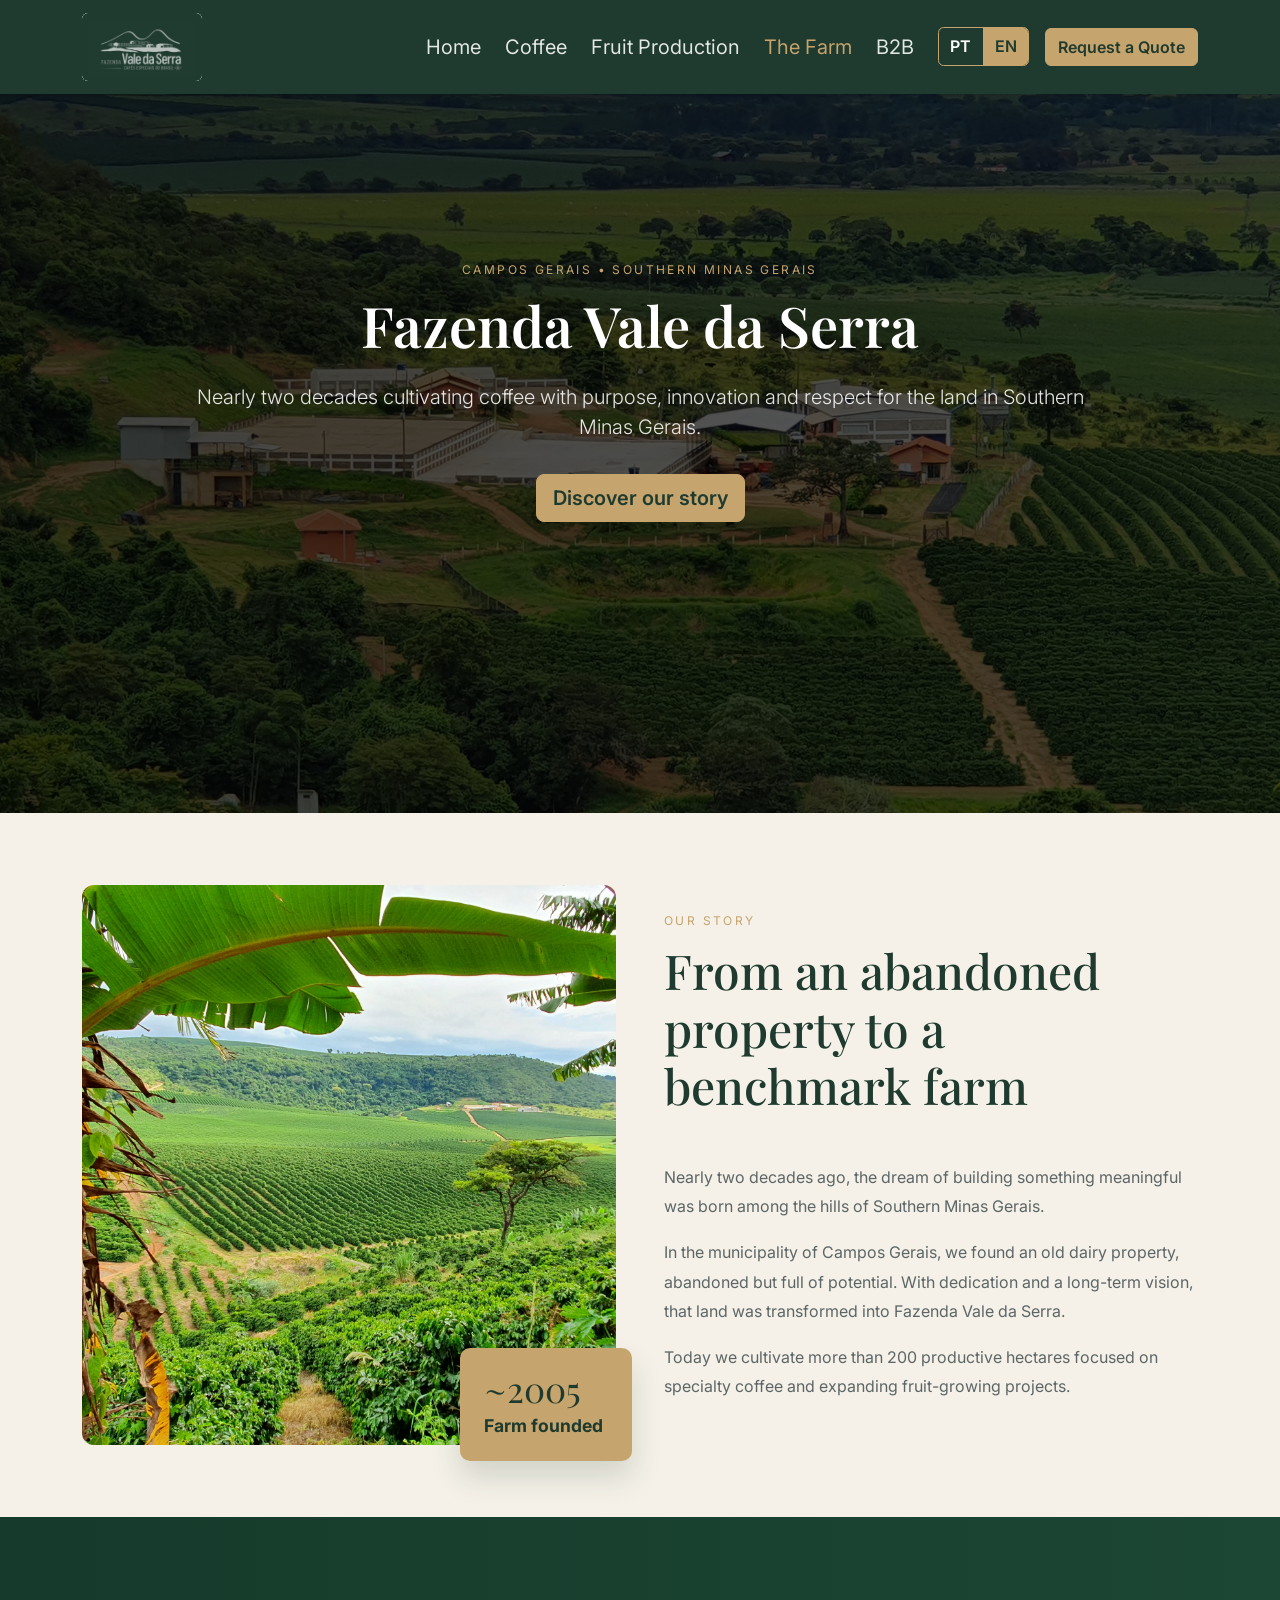
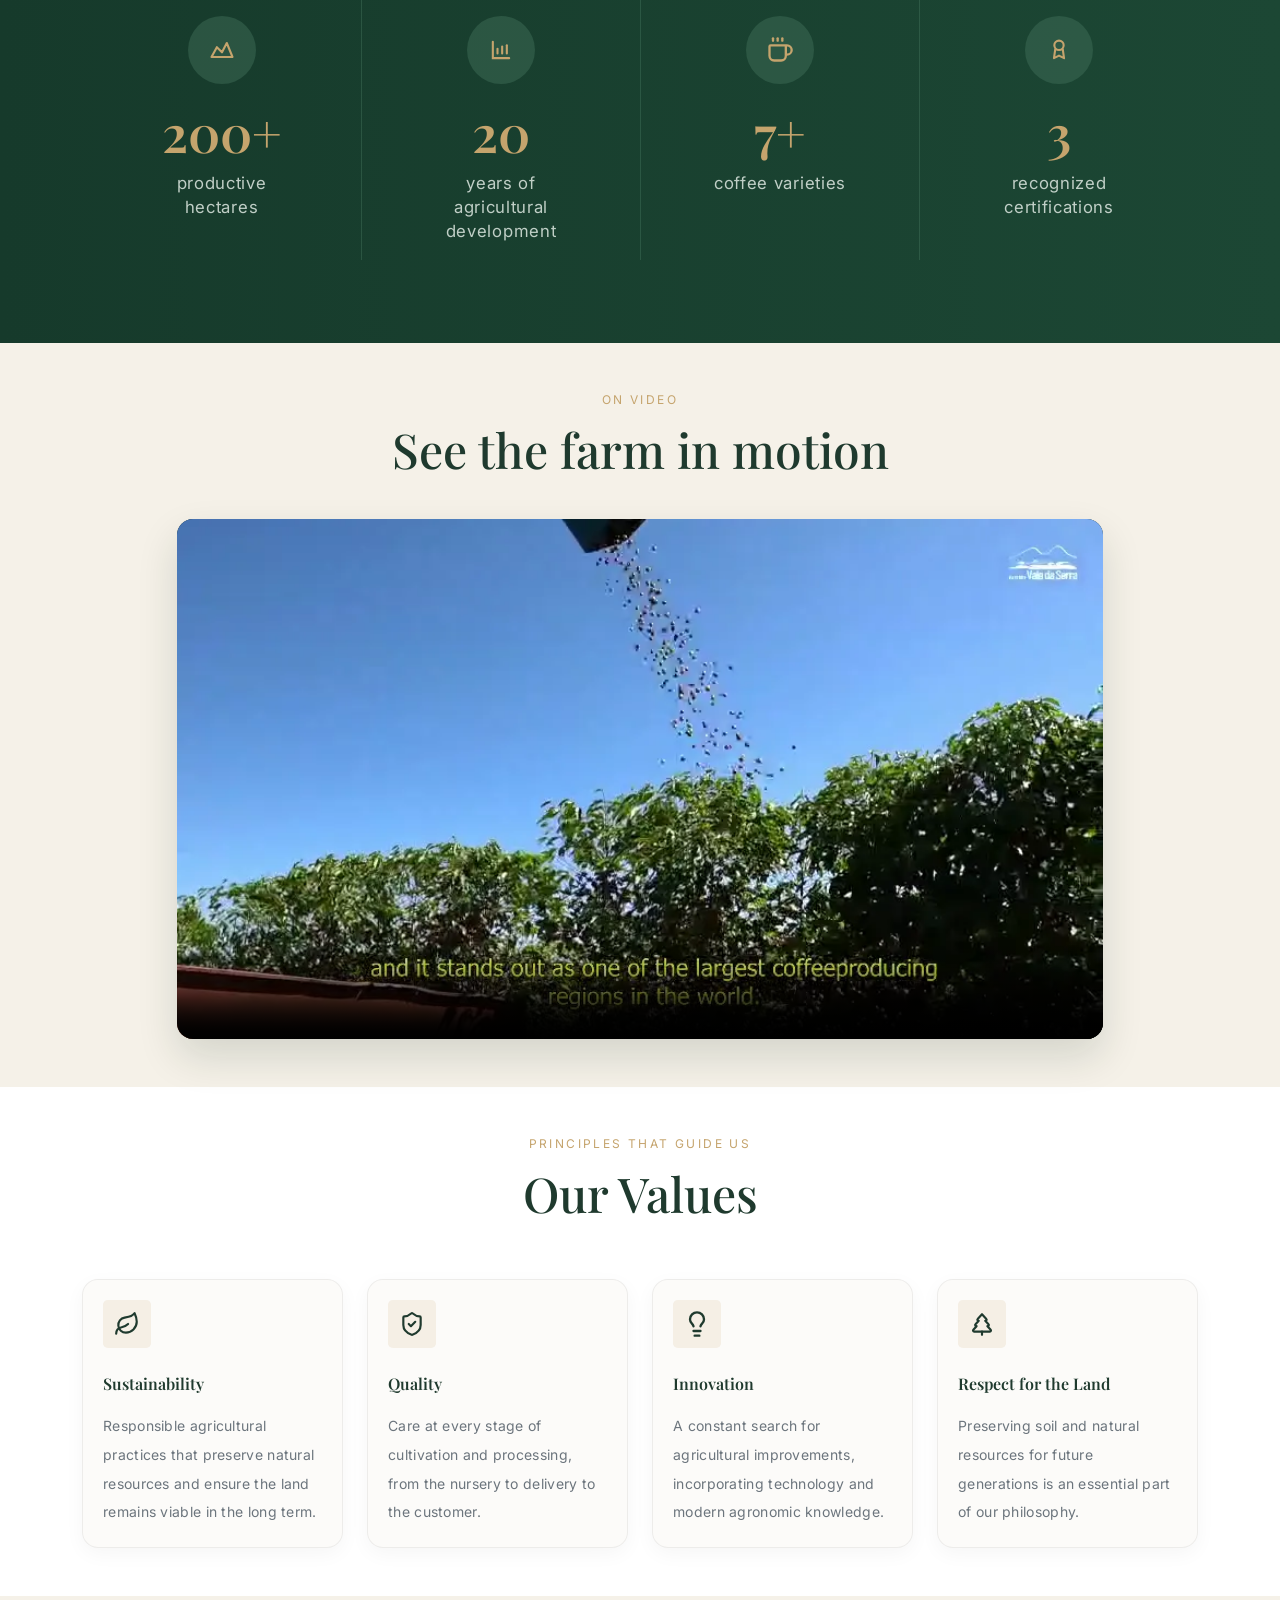
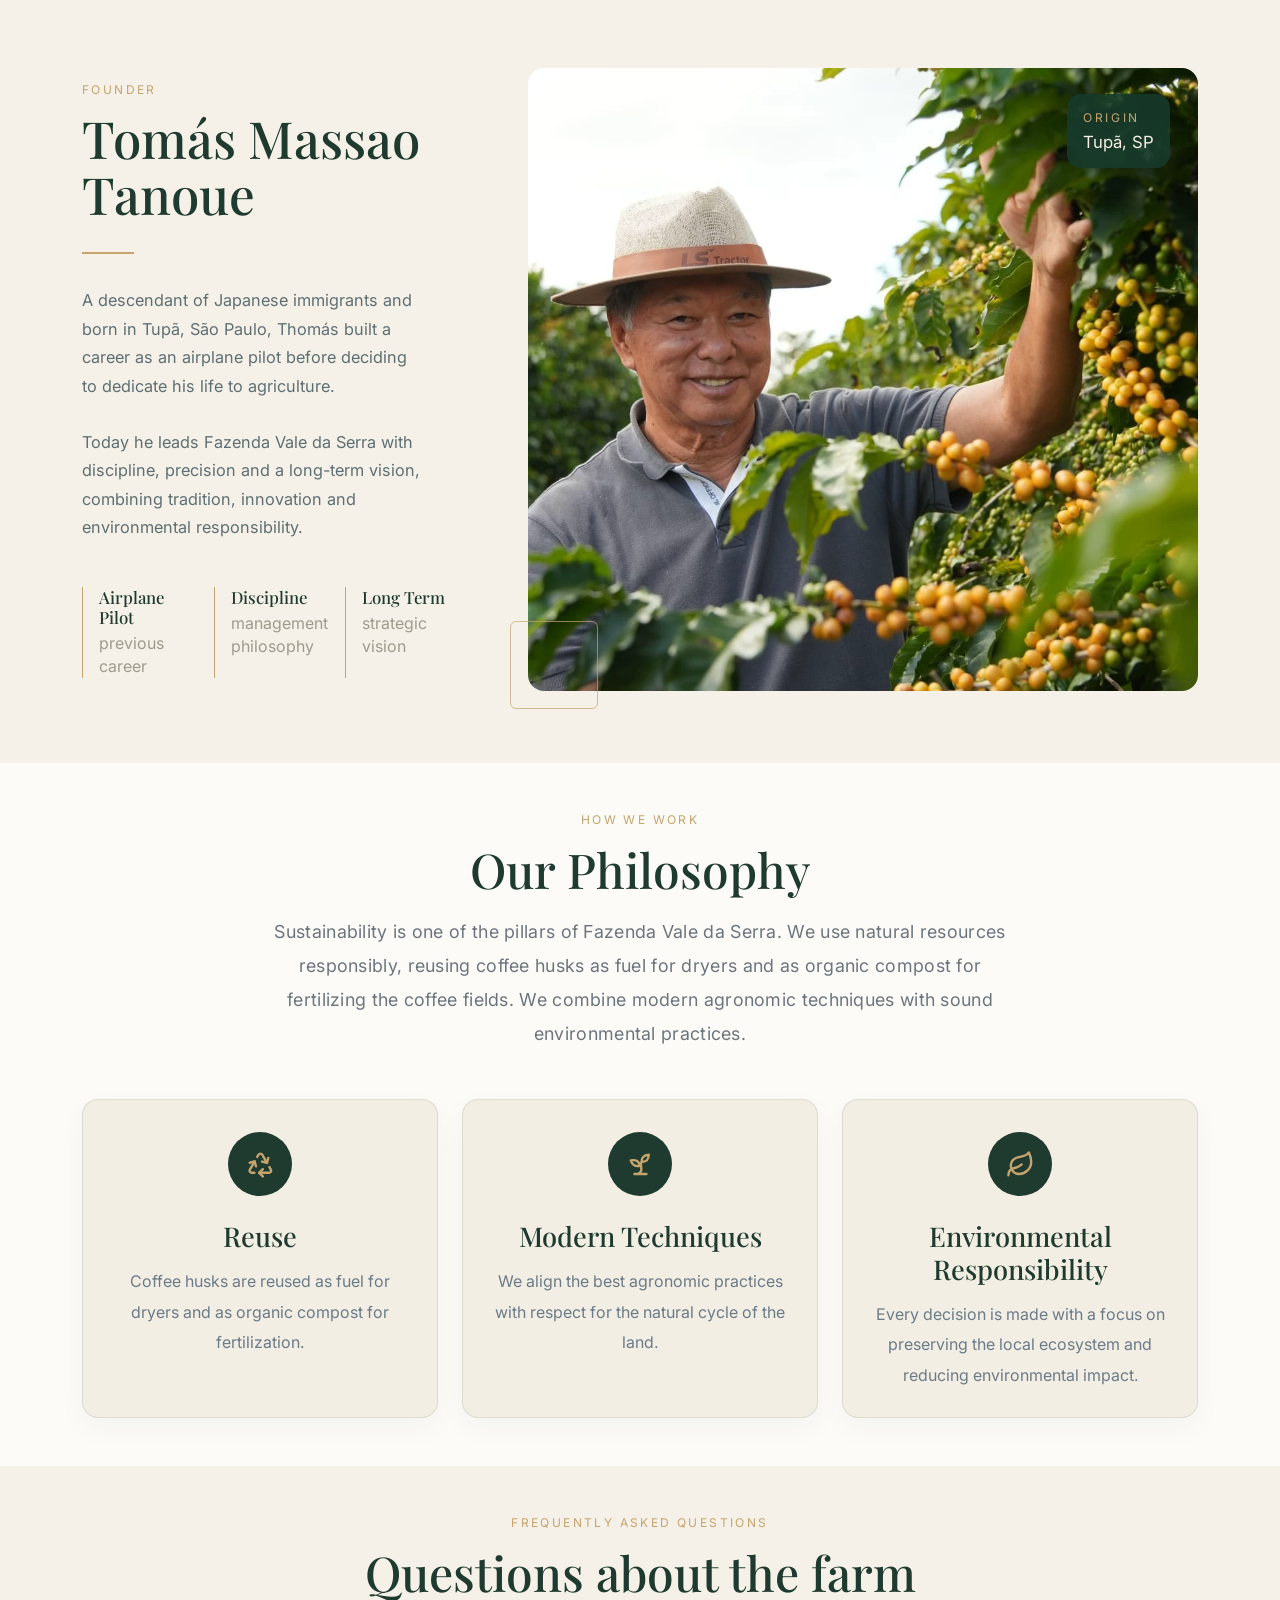
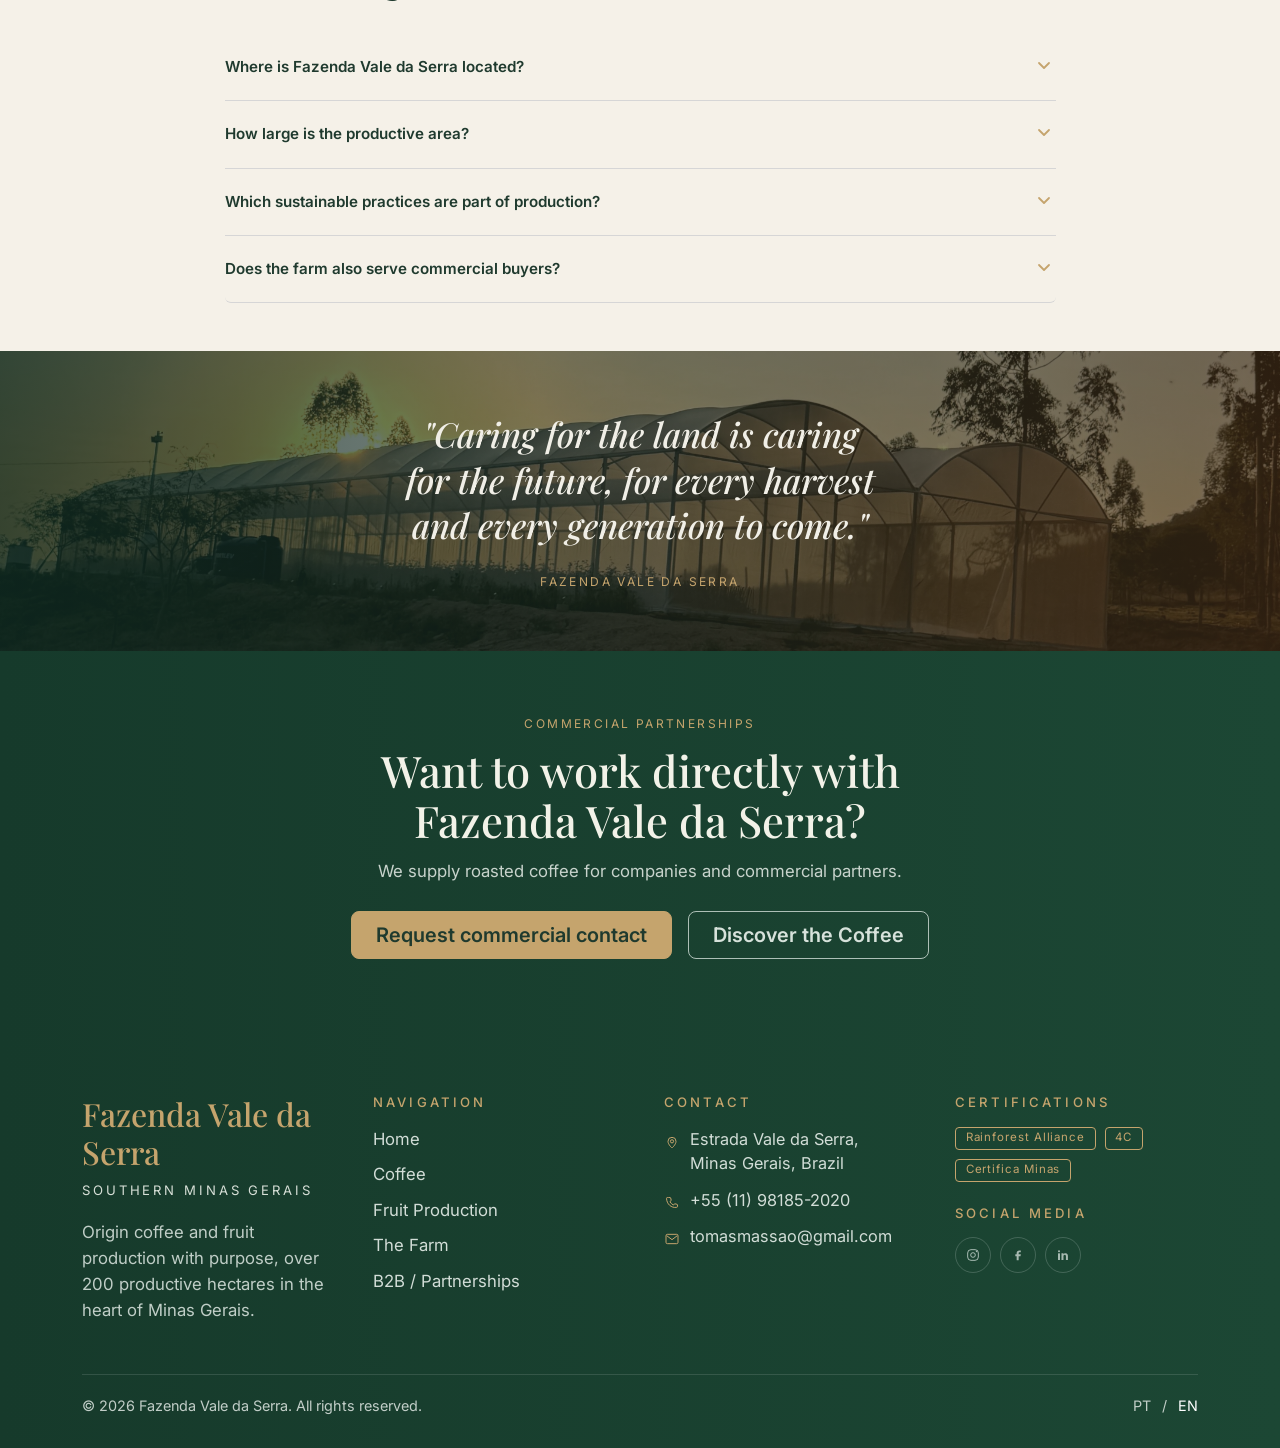
<file: en/farm/index.html>
<!doctype html>
<html lang="en">
<head>
  <meta charset="utf-8">
  <meta name="viewport" content="width=device-width, initial-scale=1">
  <title>About Fazenda Vale da Serra | Farm History and Values</title>
  <meta name="description" content="Learn about the history, values and work philosophy of Fazenda Vale da Serra, a coffee and fruit producer in Southern Minas Gerais, Brazil.">
  <meta name="robots" content="index,follow,max-image-preview:large">
  <link rel="canonical" href="https://fazendavaledaserra.com.br/en/farm/">
  <link rel="alternate" hreflang="pt-BR" href="https://fazendavaledaserra.com.br/pt/a-fazenda/">
  <link rel="alternate" hreflang="en" href="https://fazendavaledaserra.com.br/en/farm/">
  <link rel="alternate" hreflang="x-default" href="https://fazendavaledaserra.com.br/pt/a-fazenda/">
  <meta property="og:type" content="website">
  <meta property="og:site_name" content="Fazenda Vale da Serra">
  <meta property="og:locale" content="en_US">
  <meta property="og:title" content="About Fazenda Vale da Serra | Farm History and Values">
  <meta property="og:description" content="Learn about the history, values and work philosophy of Fazenda Vale da Serra, a coffee and fruit producer in Southern Minas Gerais, Brazil.">
  <meta property="og:url" content="https://fazendavaledaserra.com.br/en/farm/">
  <meta property="og:image" content="https://fazendavaledaserra.com.br/assets/img/theFarm.webp">
  <meta name="twitter:card" content="summary_large_image">
  <meta name="twitter:title" content="About Fazenda Vale da Serra | Farm History and Values">
  <meta name="twitter:description" content="Learn about the history, values and work philosophy of Fazenda Vale da Serra, a coffee and fruit producer in Southern Minas Gerais, Brazil.">
  <meta name="twitter:image" content="https://fazendavaledaserra.com.br/assets/img/theFarm.webp">
  <script type="application/ld+json">
    {"@context":"https://schema.org","@type":"WebPage","name":"About Fazenda Vale da Serra | Farm History and Values","url":"https://fazendavaledaserra.com.br/en/farm/","description":"Learn about the history, values and work philosophy of Fazenda Vale da Serra, a coffee and fruit producer in Southern Minas Gerais, Brazil.","inLanguage":"en","isPartOf":{"@type":"WebSite","name":"Fazenda Vale da Serra","url":"https://fazendavaledaserra.com.br/en/"},"about":{"@type":"Organization","name":"Fazenda Vale da Serra","url":"https://fazendavaledaserra.com.br/"}} 
  </script>
  <script type="application/ld+json">
    {"@context":"https://schema.org","@type":"BreadcrumbList","itemListElement":[{"@type":"ListItem","position":1,"name":"Home","item":"https://fazendavaledaserra.com.br/en/"},{"@type":"ListItem","position":2,"name":"The Farm","item":"https://fazendavaledaserra.com.br/en/farm/"}]}
  </script>
  <script type="application/ld+json">
    {"@context":"https://schema.org","@type":"VideoObject","name":"See the farm in motion","description":"Institutional video of Fazenda Vale da Serra showing the farm and its production in motion.","thumbnailUrl":"https://fazendavaledaserra.com.br/assets/img/videoInstitucionalFrame2.webp","contentUrl":"https://fazendavaledaserra.com.br/assets/video/videoInstitucionalValedaSerra.mp4","embedUrl":"https://fazendavaledaserra.com.br/en/farm/"}
  </script>
  <link rel="preconnect" href="https://fonts.googleapis.com">
  <link rel="preconnect" href="https://fonts.gstatic.com" crossorigin>
  <link href="https://fonts.googleapis.com/css2?family=Playfair+Display:wght@400;500;600;700&family=Inter:wght@300;400;500;600;700&display=swap" rel="stylesheet">
  <link href="https://cdn.jsdelivr.net/npm/bootstrap@5.3.3/dist/css/bootstrap.min.css" rel="stylesheet">
  <link href="/assets/css/styles.css" rel="stylesheet">
</head>
<body>

<nav class="navbar navbar-expand-lg navbar-fvs fixed-top">
  <div class="container">
    <a class="navbar-brand" href="/en/">
      <img src="/assets/img/logoVerde.svg" alt="Fazenda Vale da Serra" class="img-fluid rounded" height="120" width="120">
    </a>
    <button
      class="navbar-toggler border-0 d-lg-none"
      type="button"
      data-bs-toggle="offcanvas"
      data-bs-target="#mobileMenu"
      aria-controls="mobileMenu"
      aria-label="Toggle navigation"
    >
      <span class="navbar-toggler-icon"></span>
    </button>
    <div
      class="offcanvas offcanvas-end background_color_svg d-lg-none"
      tabindex="-1"
      id="mobileMenu"
      aria-labelledby="mobileMenuLabel"
    >
      <div class="offcanvas-header">
        <h5 class="offcanvas-title" id="mobileMenuLabel">Menu</h5>
        <button
          type="button"
          class="btn-close btn-close-white"
          data-bs-dismiss="offcanvas"
          aria-label="Close"
        ></button>
      </div>
      <div class="offcanvas-body d-flex flex-column">
        <ul class="navbar-nav gap-2">
          <li class="nav-item"><a class="nav-link " href="/en/">Home</a></li>
          <li class="nav-item"><a class="nav-link " href="/en/coffee/">Coffee</a></li>
          <li class="nav-item"><a class="nav-link " href="/en/fruit/">Fruit Production</a></li>
          <li class="nav-item"><a class="nav-link active" href="/en/farm/">The Farm</a></li>
          <li class="nav-item"><a class="nav-link " href="/en/b2b/">B2B</a></li>
        </ul>
        <div class="mt-4">
          <div class="lang-switch" role="group" aria-label="Language switch">
            <a class="lang-switch__item" href="/pt/a-fazenda/">PT</a>
            <a class="lang-switch__item is-active" aria-current="page" href="/en/farm/">EN</a>
          </div>
        </div>
        <div class="mt-4">
          <a class="btn btn_color w-100 fw-semibold" href="/en/b2b/">Request a Quote</a>
        </div>
      </div>
    </div>
    <div class="collapse navbar-collapse d-none d-lg-flex" id="navMain">
      <ul class="navbar-nav ms-auto mb-2 mb-lg-0 gap-lg-2">
        <li class="nav-item"><a class="nav-link " href="/en/">Home</a></li>
        <li class="nav-item"><a class="nav-link " href="/en/coffee/">Coffee</a></li>
        <li class="nav-item"><a class="nav-link " href="/en/fruit/">Fruit Production</a></li>
        <li class="nav-item"><a class="nav-link active" href="/en/farm/">The Farm</a></li>
        <li class="nav-item"><a class="nav-link " href="/en/b2b/">B2B</a></li>
        <li class="nav-item d-lg-flex align-items-center">
          <div class="lang-switch ms-lg-2" role="group" aria-label="Language switch">
            <a class="lang-switch__item" href="/pt/a-fazenda/">PT</a>
            <a class="lang-switch__item is-active" aria-current="page" href="/en/farm/">EN</a>
          </div>
        </li>
        <li class="nav-item d-lg-flex align-items-center">
          <a class="btn btn-fvs ms-lg-2" href="/en/b2b/">Request a Quote</a>
        </li>
      </ul>
    </div>
  </div>
</nav>
<div style="height: 93px;"></div>
<!-- HERO -->
<header class="hero py-5" 
  style="background: linear-gradient(90deg, rgba(0, 0, 0, 0.72) 0%, rgba(0, 0, 0, 0.694) 42%, rgba(0, 0, 0, 0.65) 100%), 
          url('/assets/img/aFazenda.webp');
          background-position: center;
          background-size: cover;
          min-height: 80vh;">
  <div class="container py-4 py-lg-5">
    <div class="row justify-content-center g-4 mt-5 mb-2">
      <div class="col-lg-10 text-center mb-4">
        <span class="title_beginnin">CAMPOS GERAIS • SOUTHERN MINAS GERAIS</span>
        <h1 class="mb-4 display-4 fw-semibold text-white">Fazenda Vale da Serra</h1>
        <p class="lead mt-3 mb-4">Nearly two decades cultivating coffee with purpose, innovation and respect for the land in Southern Minas Gerais.</p>
        <div class="d-flex gap-2 flex-wrap justify-content-center">
          <a class="btn btn-fvs btn-lg mt-2" href="#history">Discover our story</a>
        </div>
      </div>
    </div>
  </div>
</header>
<!-- History -->
<section id="history" class="py-5 section-beige">
  <div class="container py-lg-4">
    <div class="row g-5 align-items-center">
      <div class="col-lg-6">
        <div class="story-media">
          <img src="/assets/img/theFarm.webp" alt="Farm landscape" class="story-media__img" loading="lazy">
          <div class="story-media__badge">
            <div class="story-media__badge-number">~2005</div>
            <div class="story-media__badge-text">Farm founded</div>
          </div>
        </div>
      </div>
      <div class="col-lg-6">
        <span class="title_beginnin">OUR STORY</span>
        <h2 class="title_second mb-5">From an abandoned property to a benchmark farm</h2>
        <p class="text-fazenda">Nearly two decades ago, the dream of building something meaningful was born among the hills of Southern Minas Gerais.</p>
        <p class="text-fazenda">In the municipality of Campos Gerais, we found an old dairy property, abandoned but full of potential. With dedication and a long-term vision, that land was transformed into Fazenda Vale da Serra.</p>
        <p class="text-fazenda">Today we cultivate more than 200 productive hectares focused on specialty coffee and expanding fruit-growing projects.</p>
      </div>
    </div>
  </div>
</section>
<!-- Numbers -->
<section class="farm-metrics">
  <div class="container">
    <div class="farm-metrics__grid">
      <article class="farm-metric">
        <span class="farm-metric__icon" aria-hidden="true">
          <svg viewBox="0 0 24 24" fill="none">
            <path d="m3 18 4.6-8.4L12 14l4.1-8L21 18H3Z" stroke="currentColor" stroke-width="1.8" stroke-linecap="round" stroke-linejoin="round"></path>
          </svg>
        </span>
        <div class="farm-metric__value">200+</div>
        <p class="farm-metric__label">productive hectares</p>
      </article>
      <article class="farm-metric">
        <span class="farm-metric__icon" aria-hidden="true">
          <svg viewBox="0 0 24 24" fill="none">
            <path d="M5 5v14h14" stroke="currentColor" stroke-width="1.8" stroke-linecap="round"></path>
            <path d="M9 15v-4" stroke="currentColor" stroke-width="1.8" stroke-linecap="round"></path>
            <path d="M13 15V9" stroke="currentColor" stroke-width="1.8" stroke-linecap="round"></path>
            <path d="M17 15v-7" stroke="currentColor" stroke-width="1.8" stroke-linecap="round"></path>
          </svg>
        </span>
        <div class="farm-metric__value">20</div>
        <p class="farm-metric__label">years of agricultural development</p>
      </article>
      <article class="farm-metric">
        <span class="farm-metric__icon" aria-hidden="true">
          <svg xmlns="http://www.w3.org/2000/svg" width="26" height="26" viewBox="0 0 24 24" fill="none" stroke="currentColor" stroke-width="2" stroke-linecap="round" stroke-linejoin="round" class="lucide lucide-coffee">
            <path d="M10 2v2"></path>
            <path d="M14 2v2"></path>
            <path d="M16 8a1 1 0 0 1 1 1v8a4 4 0 0 1-4 4H7a4 4 0 0 1-4-4V9a1 1 0 0 1 1-1h14a4 4 0 1 1 0 8h-1"></path>
            <path d="M6 2v2"></path>
          </svg>
        </span>
        <div class="farm-metric__value">7+</div>
        <p class="farm-metric__label">coffee varieties</p>
      </article>
      <article class="farm-metric">
        <span class="farm-metric__icon" aria-hidden="true">
          <svg viewBox="0 0 24 24" fill="none">
            <circle cx="12" cy="8" r="4" stroke="currentColor" stroke-width="1.8"></circle>
            <path d="m8.8 11.3-1.1 7.7L12 16.8 16.3 19l-1.1-7.7" stroke="currentColor" stroke-width="1.8" stroke-linecap="round" stroke-linejoin="round"></path>
          </svg>
        </span>
        <div class="farm-metric__value">3</div>
        <p class="farm-metric__label">recognized certifications</p>
      </article>
    </div>
  </div>
</section>
<!-- video -->
<section class="farm-video-section py-5 section-beige">
  <div class="container">
    <div class="row justify-content-center">
      <div class="col-lg-9 text-center mb-4">
        <span class="title_beginnin">ON VIDEO</span>
        <h2 class="title_second mb-3">See the farm in motion</h2>
      </div>
    </div>
    <div class="row justify-content-center">
      <div class="col-lg-10">
        <div class="farm-video-frame">
          <video
            class="farm-video-frame__media"
            controls
            preload="none"
            playsinline
            poster="/assets/img/videoInstitucionalFrame2.webp"
          >
            <source src="/assets/video/videoInstitucionalValedaSerra.mp4" type="video/mp4">
            Your browser does not support embedded video.
          </video>
        </div>
      </div>
    </div>
  </div>
</section>
<!-- Values -->
<section class="py-5">
  <div class="container">
    <div class="row justify-content-center mb-2">
      <div class="col-lg-8 text-center mb-4">
        <span class="title_beginnin">PRINCIPLES THAT GUIDE US</span>
        <h2 class="mb-4 title_second">Our Values</h2>
      </div>
    </div>
    <div class="row g-4">
      <div class="col-md-6 col-lg-3">
        <div class="kpi-value h-100">
          <div class="background_svg align-items-center justify-content-center mb-4">
            <svg xmlns="http://www.w3.org/2000/svg" width="26" height="26" viewBox="0 0 24 24" fill="none" stroke="currentColor" stroke-width="2" stroke-linecap="round" stroke-linejoin="round" class="lucide lucide-leaf color_svg">
              <path d="M11 20A7 7 0 0 1 9.8 6.1C15.5 5 17 4.48 19 2c1 2 2 4.18 2 8 0 5.5-4.78 10-10 10Z"></path>
              <path d="M2 21c0-3 1.85-5.36 5.08-6C9.5 14.52 12 13 13 12"></path>
            </svg>
          </div>
          <div class="fw-semibold title_card mb-3">Sustainability</div>
          <div class="small text-secondary mt-1">Responsible agricultural practices that preserve natural resources and ensure the land remains viable in the long term.</div>
        </div>
      </div>
      <div class="col-md-6 col-lg-3">
        <div class="kpi-value h-100">
          <div class="background_svg align-items-center justify-content-center mb-4">
            <svg xmlns="http://www.w3.org/2000/svg" width="26" height="26" viewBox="0 0 24 24" fill="none" stroke="currentColor" stroke-width="2" stroke-linecap="round" stroke-linejoin="round" class="lucide lucide-shield-check color_svg">
              <path d="M20 13c0 5-3.5 7.5-7.66 8.95a1 1 0 0 1-.67-.01C7.5 20.5 4 18 4 13V6a1 1 0 0 1 1-1c2 0 4.5-1.2 6.24-2.72a1.17 1.17 0 0 1 1.52 0C14.51 3.81 17 5 19 5a1 1 0 0 1 1 1z"></path>
              <path d="m9 12 2 2 4-4"></path>
            </svg>
          </div>
          <div class="fw-semibold title_card mb-3">Quality</div>
          <div class="small text-secondary mt-1">Care at every stage of cultivation and processing, from the nursery to delivery to the customer.</div>
        </div>
      </div>
      <div class="col-md-6 col-lg-3">
        <div class="kpi-value h-100">
          <div class="background_svg align-items-center justify-content-center mb-4">
            <svg xmlns="http://www.w3.org/2000/svg" width="28" height="28" viewBox="0 0 24 24" fill="none" stroke="currentColor" stroke-width="2" stroke-linecap="round" stroke-linejoin="round" class="lucide lucide-lightbulb color_svg">
              <path d="M15 14c.2-1 .7-1.7 1.5-2.5 1-.9 1.5-2.2 1.5-3.5A6 6 0 0 0 6 8c0 1 .2 2.2 1.5 3.5.7.7 1.3 1.5 1.5 2.5"></path>
              <path d="M9 18h6"></path>
              <path d="M10 22h4"></path>
            </svg>
          </div>
          <div class="fw-semibold title_card mb-3">Innovation</div>
          <div class="small text-secondary mt-1">A constant search for agricultural improvements, incorporating technology and modern agronomic knowledge.</div>
        </div>
      </div>
      <div class="col-md-6 col-lg-3">
        <div class="kpi-value h-100">
          <div class="background_svg align-items-center justify-content-center mb-4">
            <svg xmlns="http://www.w3.org/2000/svg" width="26" height="26" viewBox="0 0 24 24" fill="none" stroke="currentColor" stroke-width="2" stroke-linecap="round" stroke-linejoin="round" class="lucide lucide-tree-pine color_svg">
              <path d="m17 14 3 3.3a1 1 0 0 1-.7 1.7H4.7a1 1 0 0 1-.7-1.7L7 14h-.3a1 1 0 0 1-.7-1.7L9 9h-.2A1 1 0 0 1 8 7.3L12 3l4 4.3a1 1 0 0 1-.8 1.7H15l3 3.3a1 1 0 0 1-.7 1.7H17Z"></path>
              <path d="M12 22v-3"></path>
            </svg>
          </div>
          <div class="fw-semibold title_card mb-3">Respect for the Land</div>
          <div class="small text-secondary mt-1">Preserving soil and natural resources for future generations is an essential part of our philosophy.</div>
        </div>
      </div>
    </div>
  </div>
</section>
<!-- Founder -->
<section class="py-5 section-beige founder-section">
  <div class="container py-lg-4">
    <div class="founder-layout">
      <div class="founder-copy">
        <span class="title_beginnin">FOUNDER</span>
        <h2 class="founder-title">Tomás Massao Tanoue</h2>
        <span class="founder-divider" aria-hidden="true"></span>
        <p class="founder-text">A descendant of Japanese immigrants and born in Tupã, São Paulo, Thomás built a career as an airplane pilot before deciding to dedicate his life to agriculture.</p>
        <p class="founder-text founder-text--last">Today he leads Fazenda Vale da Serra with discipline, precision and a long-term vision, combining tradition, innovation and environmental responsibility.</p>
        <div class="founder-pillars" aria-label="Founder highlights">
          <article class="founder-pillar">
            <h3 class="founder-pillar__title">Airplane Pilot</h3>
            <p class="founder-pillar__text">previous career</p>
          </article>
          <article class="founder-pillar">
            <h3 class="founder-pillar__title">Discipline</h3>
            <p class="founder-pillar__text">management philosophy</p>
          </article>
          <article class="founder-pillar">
            <h3 class="founder-pillar__title">Long Term</h3>
            <p class="founder-pillar__text">strategic vision</p>
          </article>
        </div>
      </div>
      <div class="founder-media">
        <div class="founder-media__frame">
          <img class="founder-media__img" alt="Thomás Massao Tanoue at the farm" src="/assets/img/Tomas.webp" loading="lazy">
          <div class="founder-media__badge">
            <span class="founder-media__badge-label">ORIGIN</span>
            <span class="founder-media__badge-value">Tupã, SP</span>
          </div>
          <span class="founder-media__accent" aria-hidden="true"></span>
        </div>
      </div>
    </div>
  </div>
</section>
<!-- Philosophy -->
<section class="py-5 philosophy-section">
  <div class="container">
    <div class="row justify-content-center">
      <div class="col-lg-8 text-center mb-5">
        <span class="title_beginnin">HOW WE WORK</span>
        <h2 class="title_second mb-3">Our Philosophy</h2>
        <p class="text-secondary philosophy-section__intro">Sustainability is one of the pillars of Fazenda Vale da Serra. We use natural resources responsibly, reusing coffee husks as fuel for dryers and as organic compost for fertilizing the coffee fields. We combine modern agronomic techniques with sound environmental practices.</p>
      </div>
    </div>
    <div class="row g-4 justify-content-center">
      <div class="col-md-6 col-lg-4">
        <article class="philosophy-card">
          <span class="philosophy-card__icon" aria-hidden="true">
            <svg xmlns="http://www.w3.org/2000/svg" width="32" height="32" viewBox="0 0 24 24" fill="none" stroke="currentColor" stroke-width="2" stroke-linecap="round" stroke-linejoin="round" class="lucide lucide-recycle">
              <path d="M7 19H4.815a1.83 1.83 0 0 1-1.57-.881 1.785 1.785 0 0 1-.004-1.784L7.196 9.5"></path>
              <path d="M11 19h8.203a1.83 1.83 0 0 0 1.556-.89 1.784 1.784 0 0 0 0-1.775l-1.226-2.12"></path>
              <path d="m14 16-3 3 3 3"></path>
              <path d="M8.293 13.596 7.196 9.5 3.1 10.598"></path>
              <path d="m9.344 5.811 1.093-1.892A1.83 1.83 0 0 1 11.985 3a1.784 1.784 0 0 1 1.546.888l3.943 6.843"></path>
              <path d="m13.378 9.633 4.096 1.098 1.097-4.096"></path>
            </svg>
          </span>
          <h3 class="philosophy-card__title">Reuse</h3>
          <p class="philosophy-card__text">Coffee husks are reused as fuel for dryers and as organic compost for fertilization.</p>
        </article>
      </div>
      <div class="col-md-6 col-lg-4">
        <article class="philosophy-card">
          <span class="philosophy-card__icon" aria-hidden="true">
            <svg xmlns="http://www.w3.org/2000/svg" width="32" height="32" viewBox="0 0 24 24" fill="none" stroke="currentColor" stroke-width="2" stroke-linecap="round" stroke-linejoin="round" class="lucide lucide-sprout">
              <path d="M7 20h10"></path>
              <path d="M10 20c5.5-2.5.8-6.4 3-10"></path>
              <path d="M9.5 9.4c1.1.8 1.8 2.2 2.3 3.7-2 .4-3.5.4-4.8-.3-1.2-.6-2.3-1.9-3-4.2 2.8-.5 4.4 0 5.5.8z"></path>
              <path d="M14.1 6a7 7 0 0 0-1.1 4c1.9-.1 3.3-.6 4.3-1.4 1-1 1.6-2.3 1.7-4.6-2.7.1-4 1-4.9 2z"></path>
            </svg>
          </span>
          <h3 class="philosophy-card__title">Modern Techniques</h3>
          <p class="philosophy-card__text">We align the best agronomic practices with respect for the natural cycle of the land.</p>
        </article>
      </div>
      <div class="col-md-6 col-lg-4">
        <article class="philosophy-card">
          <span class="philosophy-card__icon" aria-hidden="true">
            <svg xmlns="http://www.w3.org/2000/svg" width="32" height="32" viewBox="0 0 24 24" fill="none" stroke="currentColor" stroke-width="2" stroke-linecap="round" stroke-linejoin="round" class="lucide lucide-leaf">
              <path d="M11 20A7 7 0 0 1 9.8 6.1C15.5 5 17 4.48 19 2c1 2 2 4.18 2 8 0 5.5-4.78 10-10 10Z"></path>
              <path d="M2 21c0-3 1.85-5.36 5.08-6C9.5 14.52 12 13 13 12"></path>
            </svg>
          </span>
          <h3 class="philosophy-card__title">Environmental Responsibility</h3>
          <p class="philosophy-card__text">Every decision is made with a focus on preserving the local ecosystem and reducing environmental impact.</p>
        </article>
      </div>
    </div>
  </div>
</section>

<section class="py-5 section-beige">
  <div class="container">
    <div class="row justify-content-center mb-2">
      <div class="col-lg-8 text-center">
        <span class="title_beginnin">FREQUENTLY ASKED QUESTIONS</span>
        <h2 class="mb-4 title_second">Questions about the farm</h2>
      </div>
    </div>
    <div class="row justify-content-center">
      <div class="col-lg-9">
        <div class="accordion faq-minimal" id="faqAccordionFarmEn">
          <div class="accordion-item">
            <h2 class="accordion-header" id="faqFarmEnOne">
              <button class="accordion-button collapsed" type="button" data-bs-toggle="collapse" data-bs-target="#faqFarmEnCollapseOne" aria-expanded="false" aria-controls="faqFarmEnCollapseOne">
                <span class="accordion-ask">Where is Fazenda Vale da Serra located?</span>
              </button>
            </h2>
            <div id="faqFarmEnCollapseOne" class="accordion-collapse collapse" aria-labelledby="faqFarmEnOne" data-bs-parent="#faqAccordionFarmEn">
              <p class="accordion-body">The farm is located in Campos Gerais, Southern Minas Gerais, one of Brazil's most recognized coffee-producing regions.</p>
            </div>
          </div>
          <div class="accordion-item">
            <h2 class="accordion-header" id="faqFarmEnTwo">
              <button class="accordion-button collapsed" type="button" data-bs-toggle="collapse" data-bs-target="#faqFarmEnCollapseTwo" aria-expanded="false" aria-controls="faqFarmEnCollapseTwo">
                <span class="accordion-ask">How large is the productive area?</span>
              </button>
            </h2>
            <div id="faqFarmEnCollapseTwo" class="accordion-collapse collapse" aria-labelledby="faqFarmEnTwo" data-bs-parent="#faqAccordionFarmEn">
              <p class="accordion-body">Today we cultivate more than 200 productive hectares, focused on coffee and expanding fruit projects.</p>
            </div>
          </div>
          <div class="accordion-item">
            <h2 class="accordion-header" id="faqFarmEnThree">
              <button class="accordion-button collapsed" type="button" data-bs-toggle="collapse" data-bs-target="#faqFarmEnCollapseThree" aria-expanded="false" aria-controls="faqFarmEnCollapseThree">
                <span class="accordion-ask">Which sustainable practices are part of production?</span>
              </button>
            </h2>
            <div id="faqFarmEnCollapseThree" class="accordion-collapse collapse" aria-labelledby="faqFarmEnThree" data-bs-parent="#faqAccordionFarmEn">
              <p class="accordion-body">We use responsible farming practices, reuse resources, and have a sustainable farm based on solar energy.</p>
            </div>
          </div>
          <div class="accordion-item">
            <h2 class="accordion-header" id="faqFarmEnFour">
              <button class="accordion-button collapsed" type="button" data-bs-toggle="collapse" data-bs-target="#faqFarmEnCollapseFour" aria-expanded="false" aria-controls="faqFarmEnCollapseFour">
                <span class="accordion-ask">Does the farm also serve commercial buyers?</span>
              </button>
            </h2>
            <div id="faqFarmEnCollapseFour" class="accordion-collapse collapse" aria-labelledby="faqFarmEnFour" data-bs-parent="#faqAccordionFarmEn">
              <p class="accordion-body">Yes. In addition to sharing our story and production philosophy, we also provide direct commercial service for roasted coffee and B2B supply.</p>
            </div>
          </div>
        </div>
      </div>
    </div>
  </div>
</section>

<section class="farm-quote-2">
  <div class="container">
    <div class="farm-quote__overlay justify-content-center text-center">
      <div class="col-lg-7">
        <p class="farm-quote__text">"Caring for the land is caring for the future, for every harvest and every generation to come."</p>
        <span class="title_beginnin mt-4 mb-0">FAZENDA VALE DA SERRA</span>
      </div>
    </div>
  </div>
</section>

<section class="farm-cta-section py-5">
  <div class="container py-lg-3">
    <div class="row justify-content-center text-center">
      <div class="col-lg-8">
        <span class="title_beginnin">COMMERCIAL PARTNERSHIPS</span>
        <h2 class="farm-cta__title">Want to work directly with Fazenda Vale da Serra?</h2>
        <p class="farm-cta__text mx-auto">We supply roasted coffee for companies and commercial partners.</p>
        <div class="d-flex flex-column flex-sm-row justify-content-center gap-3 mt-4">
          <a class="btn btn-fvs btn-lg px-4" href="/en/b2b/">Request commercial contact</a>
          <a class="btn farm-cta__ghost btn-lg px-4" href="/en/coffee/">Discover the Coffee</a>
        </div>
      </div>
    </div>
  </div>
</section>

<footer class="fvs-footer">
  <div class="container">
    <div class="row g-5">
      <div class="col-md-6 col-lg-3">
        <h3 class="fvs-footer__brand">Fazenda Vale da Serra</h3>
        <p class="fvs-footer__kicker">SOUTHERN MINAS GERAIS</p>
        <p class="fvs-footer__copy">
          Origin coffee and fruit production with purpose, over 200 productive hectares in the heart of Minas Gerais.
        </p>
      </div>

      <div class="col-md-6 col-lg-3">
        <h4 class="fvs-footer__title">NAVIGATION</h4>
        <ul class="fvs-footer__list list-unstyled mb-0">
          <li><a href="/en/">Home</a></li>
          <li><a href="/en/coffee/">Coffee</a></li>
          <li><a href="/en/fruit/">Fruit Production</a></li>
          <li><a href="/en/farm/">The Farm</a></li>
          <li><a href="/en/b2b/">B2B / Partnerships</a></li>
        </ul>
      </div>

      <div class="col-md-6 col-lg-3">
        <h4 class="fvs-footer__title">CONTACT</h4>
        <ul class="fvs-footer__contact list-unstyled mb-0">
          <li>
            <span class="fvs-footer__icon" aria-hidden="true">
              <svg viewBox="0 0 24 24" fill="none"><path d="M12 21s-6-5.2-6-10a6 6 0 1 1 12 0c0 4.8-6 10-6 10Z" stroke="currentColor" stroke-width="1.5"/><circle cx="12" cy="11" r="2.4" stroke="currentColor" stroke-width="1.5"/></svg>
            </span>
            <a href="https://maps.app.goo.gl/PUZVPhKuMMxm6dfy5">
              <span>Estrada Vale da Serra, Minas Gerais, Brazil</span>
            </a>
          </li>
          <li>
            <span class="fvs-footer__icon" aria-hidden="true">
              <svg viewBox="0 0 24 24" fill="none"><path d="M6.7 3.8h2.4c.4 0 .8.3.9.7l.8 3.1a1 1 0 0 1-.3 1l-1.6 1.4a13.5 13.5 0 0 0 5.2 5.1l1.4-1.6c.3-.3.7-.4 1-.3l3.1.8c.4.1.7.5.7.9v2.4c0 .6-.5 1.1-1.1 1.1C10.9 20.2 3.8 13.1 3.8 4.9c0-.6.5-1.1 1.1-1.1Z" stroke="currentColor" stroke-width="1.5"/></svg>
            </span>
            <a href="https://wa.me/5511981852020" target="_blank">+55 (11) 98185-2020</a>
          </li>
          <li>
            <span class="fvs-footer__icon" aria-hidden="true">
              <svg viewBox="0 0 24 24" fill="none"><rect x="3" y="5" width="18" height="14" rx="2" stroke="currentColor" stroke-width="1.5"/><path d="m4 7 8 6 8-6" stroke="currentColor" stroke-width="1.5"/></svg>
            </span>
            <a href="mailto:tomasmassao@gmail.com">tomasmassao@gmail.com</a>
          </li>
        </ul>
      </div>

      <div class="col-md-6 col-lg-3">
        <h4 class="fvs-footer__title">CERTIFICATIONS</h4>
        <div class="fvs-footer__badges">
          <span class="fvs-footer__badge">Rainforest Alliance</span>
          <span class="fvs-footer__badge">4C</span>
          <span class="fvs-footer__badge">Certifica Minas</span>
        </div>
        <h4 class="fvs-footer__title fvs-footer__social-title">SOCIAL MEDIA</h4>
        <div class="fvs-footer__social">
          <a href="#" aria-label="Instagram" class="fvs-footer__social-link">
            <svg viewBox="0 0 24 24" fill="none"><rect x="4" y="4" width="16" height="16" rx="5" stroke="currentColor" stroke-width="1.5"/><circle cx="12" cy="12" r="3.5" stroke="currentColor" stroke-width="1.5"/><circle cx="17.2" cy="6.8" r="1" fill="currentColor"/></svg>
          </a>
          <a href="#" aria-label="Facebook" class="fvs-footer__social-link">
            <svg viewBox="0 0 24 24" fill="none"><path d="M14 8h2.2V5.2H14c-2.4 0-4 1.6-4 4v1.8H8v2.8h2v6h3v-6h2.7l.6-2.8H13V9.5c0-.9.5-1.5 1-1.5Z" fill="currentColor"/></svg>
          </a>
          <a href="#" aria-label="LinkedIn" class="fvs-footer__social-link">
            <svg viewBox="0 0 24 24" fill="none"><rect x="4.5" y="9.5" width="3" height="10" fill="currentColor"/><circle cx="6" cy="6.5" r="1.5" fill="currentColor"/><path d="M10 9.5h2.8v1.4h.1c.4-.8 1.4-1.7 2.9-1.7 3 0 3.6 2 3.6 4.6v5.7h-3v-5.1c0-1.2 0-2.8-1.7-2.8s-2 1.3-2 2.7v5.2h-3V9.5Z" fill="currentColor"/></svg>
          </a>
        </div>
      </div>
    </div>

    <div class="fvs-footer__bottom">
      <p class="mb-0">© 2026 Fazenda Vale da Serra. All rights reserved.</p>
      <div class="fvs-footer__lang">
        <a href="/pt/">PT</a>
        <span>/</span>
        <a href="/en/" aria-current="page">EN</a>
      </div>
    </div>
  </div>
</footer>

<script src="https://cdn.jsdelivr.net/npm/bootstrap@5.3.3/dist/js/bootstrap.bundle.min.js"></script>
<script src="/assets/js/main.js"></script>
<script type="application/ld+json">
  {"@context":"https://schema.org","@type":"FAQPage","mainEntity":[{"@type":"Question","name":"Where is Fazenda Vale da Serra located?","acceptedAnswer":{"@type":"Answer","text":"The farm is located in Campos Gerais, Southern Minas Gerais, one of Brazil's most recognized coffee-producing regions."}},{"@type":"Question","name":"How large is the productive area?","acceptedAnswer":{"@type":"Answer","text":"Today we cultivate more than 200 productive hectares, focused on coffee and expanding fruit projects."}},{"@type":"Question","name":"Which sustainable practices are part of production?","acceptedAnswer":{"@type":"Answer","text":"We use responsible farming practices, reuse resources such as coffee husks and manage production with a long-term environmental preservation mindset."}},{"@type":"Question","name":"Does the farm also serve commercial buyers?","acceptedAnswer":{"@type":"Answer","text":"Yes. In addition to sharing our story and production philosophy, we also provide direct commercial service for roasted coffee and B2B supply."}}]}
</script>
</body>
</html>
</file>
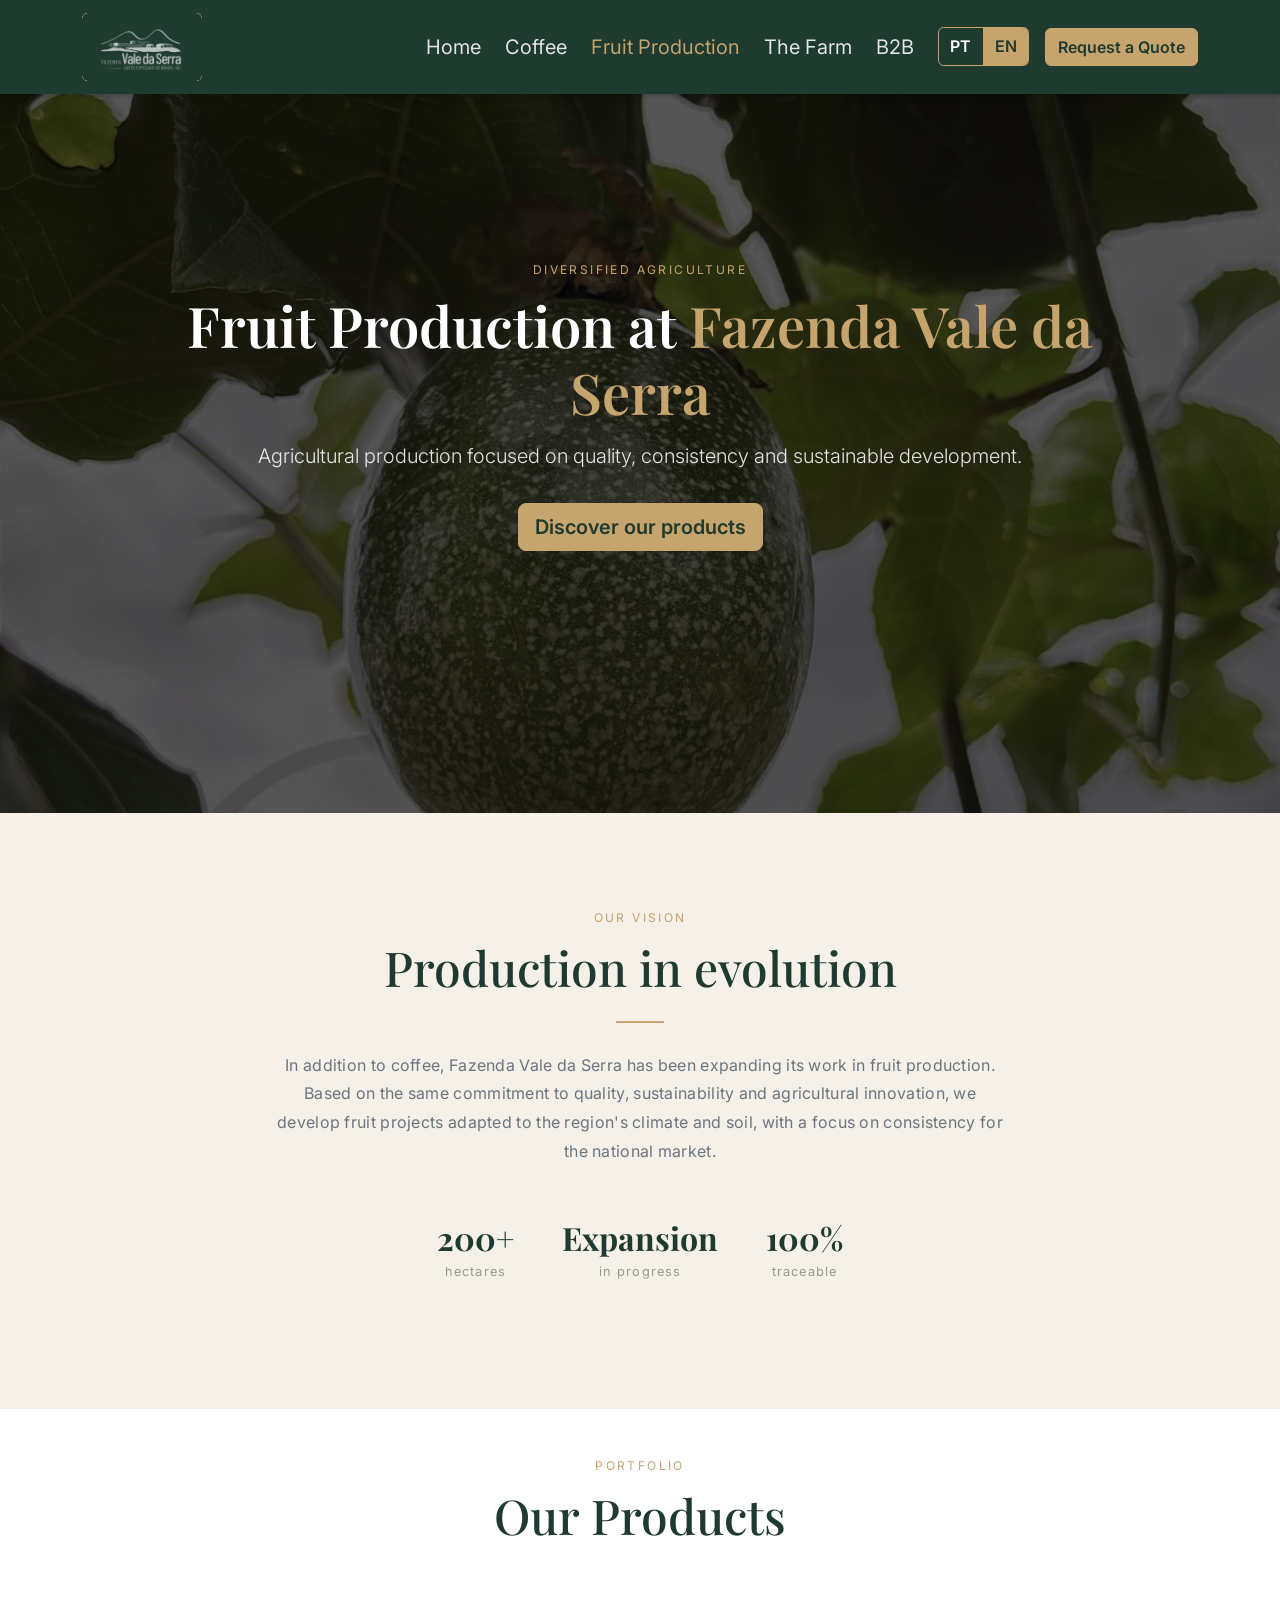
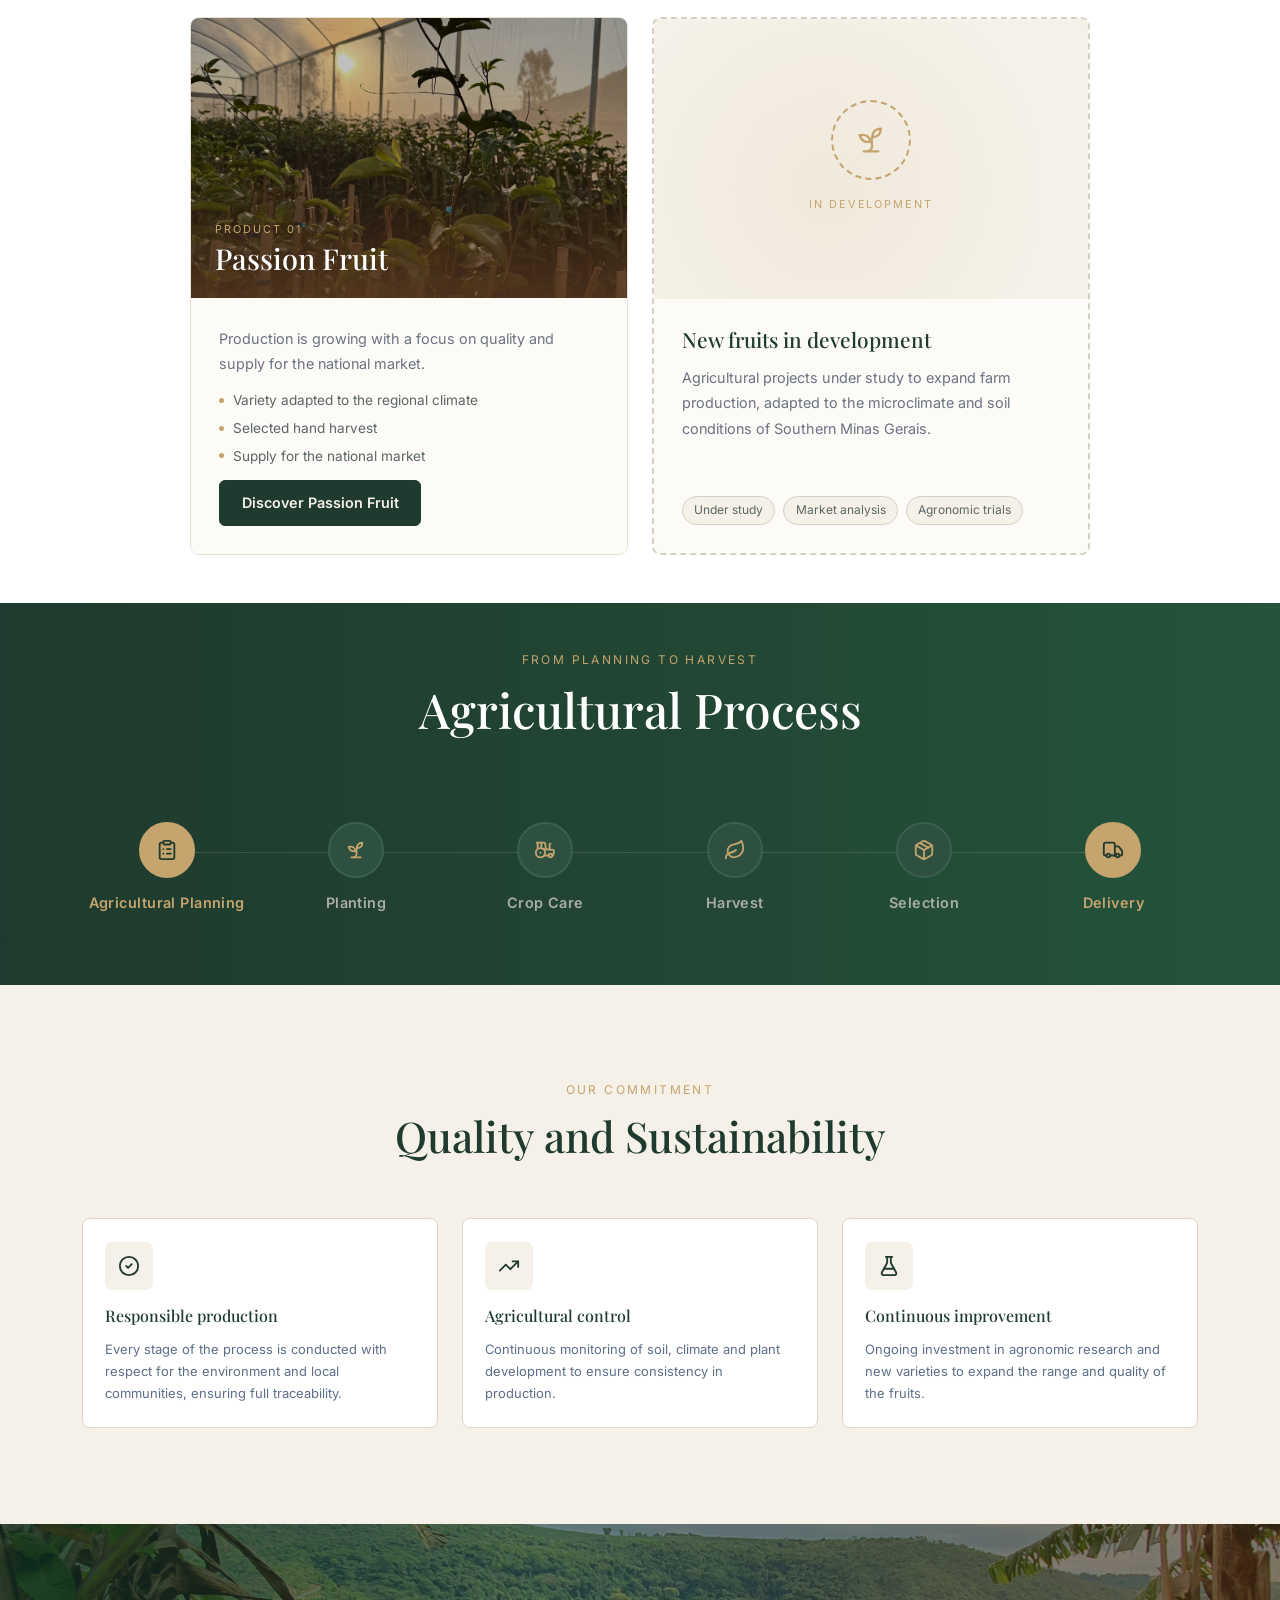
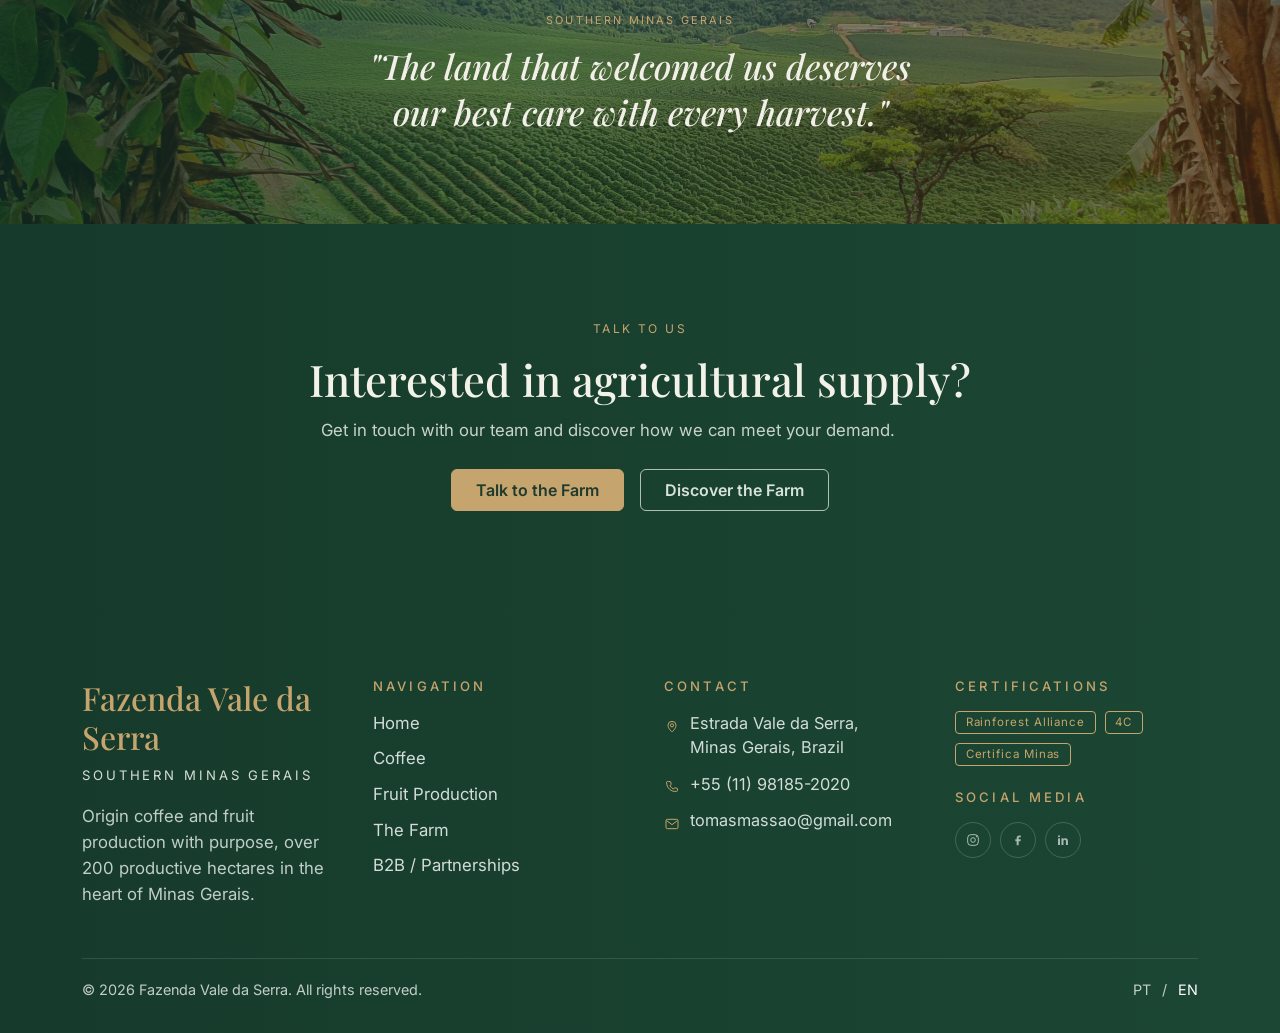
<file: en/fruit/index.html>
<!doctype html>
<html lang="en">
<head>
  <meta charset="utf-8">
  <meta name="viewport" content="width=device-width, initial-scale=1">
  <title>Fruit Production in Minas Gerais | Fazenda Vale da Serra</title>
  <meta name="description" content="Fruit production focused on quality, consistency and responsible farming in Minas Gerais, with passion fruit and future crops from Fazenda Vale da Serra.">
  <meta name="robots" content="index,follow,max-image-preview:large">
  <link rel="canonical" href="https://fazendavaledaserra.com.br/en/fruit/">
  <link rel="alternate" hreflang="pt-BR" href="https://fazendavaledaserra.com.br/pt/fruticultura/">
  <link rel="alternate" hreflang="en" href="https://fazendavaledaserra.com.br/en/fruit/">
  <link rel="alternate" hreflang="x-default" href="https://fazendavaledaserra.com.br/pt/fruticultura/">
  <meta property="og:type" content="website">
  <meta property="og:site_name" content="Fazenda Vale da Serra">
  <meta property="og:locale" content="en_US">
  <meta property="og:title" content="Fruit Production in Minas Gerais | Fazenda Vale da Serra">
  <meta property="og:description" content="Fruit production focused on quality, consistency and responsible farming in Minas Gerais, with passion fruit and future crops from Fazenda Vale da Serra.">
  <meta property="og:url" content="https://fazendavaledaserra.com.br/en/fruit/">
  <meta property="og:image" content="https://fazendavaledaserra.com.br/assets/img/pesMaracuja.webp">
  <meta name="twitter:card" content="summary_large_image">
  <meta name="twitter:title" content="Fruit Production in Minas Gerais | Fazenda Vale da Serra">
  <meta name="twitter:description" content="Fruit production focused on quality, consistency and responsible farming in Minas Gerais, with passion fruit and future crops from Fazenda Vale da Serra.">
  <meta name="twitter:image" content="https://fazendavaledaserra.com.br/assets/img/pesMaracuja.webp">
  <script type="application/ld+json">
    {"@context":"https://schema.org","@type":"WebPage","name":"Fruit Production in Minas Gerais | Fazenda Vale da Serra","url":"https://fazendavaledaserra.com.br/en/fruit/","description":"Fruit production focused on quality, consistency and responsible farming in Minas Gerais, with passion fruit and future crops from Fazenda Vale da Serra.","inLanguage":"en","isPartOf":{"@type":"WebSite","name":"Fazenda Vale da Serra","url":"https://fazendavaledaserra.com.br/en/"},"about":{"@type":"Organization","name":"Fazenda Vale da Serra","url":"https://fazendavaledaserra.com.br/"}} 
  </script>
  <script type="application/ld+json">
    {"@context":"https://schema.org","@type":"BreadcrumbList","itemListElement":[{"@type":"ListItem","position":1,"name":"Home","item":"https://fazendavaledaserra.com.br/en/"},{"@type":"ListItem","position":2,"name":"Fruit Production","item":"https://fazendavaledaserra.com.br/en/fruit/"}]}
  </script>
  <link rel="preconnect" href="https://fonts.googleapis.com">
  <link rel="preconnect" href="https://fonts.gstatic.com" crossorigin>
  <link href="https://fonts.googleapis.com/css2?family=Playfair+Display:wght@400;500;600;700&family=Inter:wght@300;400;500;600;700&display=swap" rel="stylesheet">
  <link href="https://cdn.jsdelivr.net/npm/bootstrap@5.3.3/dist/css/bootstrap.min.css" rel="stylesheet">
  <link href="/assets/css/styles.css" rel="stylesheet">
</head>
<body>
<nav class="navbar navbar-expand-lg navbar-fvs fixed-top">
  <div class="container">
    <a class="navbar-brand" href="/en/">
      <img src="/assets/img/logoVerde.svg" alt="Fazenda Vale da Serra" class="img-fluid rounded" height="120" width="120">
    </a>
    <button
      class="navbar-toggler border-0 d-lg-none"
      type="button"
      data-bs-toggle="offcanvas"
      data-bs-target="#mobileMenu"
      aria-controls="mobileMenu"
      aria-label="Toggle navigation"
    >
      <span class="navbar-toggler-icon"></span>
    </button>
    <div
      class="offcanvas offcanvas-end background_color_svg d-lg-none"
      tabindex="-1"
      id="mobileMenu"
      aria-labelledby="mobileMenuLabel"
    >
      <div class="offcanvas-header">
        <h5 class="offcanvas-title" id="mobileMenuLabel">Menu</h5>
        <button
          type="button"
          class="btn-close btn-close-white"
          data-bs-dismiss="offcanvas"
          aria-label="Close"
        ></button>
      </div>
      <div class="offcanvas-body d-flex flex-column">
        <ul class="navbar-nav gap-2">
          <li class="nav-item"><a class="nav-link" href="/en/">Home</a></li>
          <li class="nav-item"><a class="nav-link" href="/en/coffee/">Coffee</a></li>
          <li class="nav-item"><a class="nav-link active" href="/en/fruit/">Fruit Production</a></li>
          <li class="nav-item"><a class="nav-link" href="/en/farm/">The Farm</a></li>
          <li class="nav-item"><a class="nav-link" href="/en/b2b/">B2B</a></li>
        </ul>
        <div class="mt-4">
          <div class="lang-switch" role="group" aria-label="Language switch">
            <a class="lang-switch__item" href="/pt/fruticultura/">PT</a>
            <a class="lang-switch__item is-active" aria-current="page" href="/en/fruit/">EN</a>
          </div>
        </div>
        <div class="mt-3">
          <a class="btn btn_color w-100 fw-semibold" href="/en/b2b/">Request a Quote</a>
        </div>
      </div>
    </div>
    <div class="collapse navbar-collapse d-none d-lg-flex" id="navMain">
      <ul class="navbar-nav ms-auto mb-2 mb-lg-0 gap-lg-2">
        <li class="nav-item"><a class="nav-link " href="/en/">Home</a></li>
        <li class="nav-item"><a class="nav-link " href="/en/coffee/">Coffee</a></li>
        <li class="nav-item"><a class="nav-link active" href="/en/fruit/">Fruit Production</a></li>
        <li class="nav-item"><a class="nav-link " href="/en/farm/">The Farm</a></li>
        <li class="nav-item"><a class="nav-link " href="/en/b2b/">B2B</a></li>
        <li class="nav-item d-lg-flex align-items-center">
          <div class="lang-switch ms-lg-2" role="group" aria-label="Language switch">
            <a class="lang-switch__item" href="/pt/fruticultura/">PT</a>
            <a class="lang-switch__item is-active" aria-current="page" href="/en/fruit/">EN</a>
          </div>
        </li>
        <li class="nav-item d-lg-flex align-items-center">
          <a class="btn btn-fvs ms-lg-2" href="/en/b2b/">Request a Quote</a>
        </li>
      </ul>
    </div>
  </div>
</nav>
<div style="height: 93px;"></div>
<header class="hero py-5" 
  style="background: linear-gradient(rgba(0,0,0,0.666), rgba(0,0,0,0.666)),
          url('/assets/img/maracujaHero.webp');
    background-size: cover;
    background-position: center;
    min-height: 80vh;
  ">
  <div class="container py-4 py-lg-5">
    <div class="row justify-content-center g-4 mt-5">
      <div class="col-lg-10 text-center">
        <span class="title_beginnin">DIVERSIFIED AGRICULTURE</span>
        <h1 class="display-4 fw-semibold">Fruit Production at <span style="color:var(--fvs-gold)">Fazenda Vale da Serra</span></h1>
        <p class="lead mt-3 mb-4">Agricultural production focused on quality, consistency and sustainable development.</p>
        <a class="btn btn-fvs btn-lg mt-2" href="#products">Discover our products</a>
      </div>
    </div>
  </div>
</header>
<section class="py-5 section-beige">
  <div class="container py-4 py-lg-5">
    <div class="row justify-content-center mb-2">
      <div class="col-lg-8 text-center mb-4">
        <span class="title_beginnin">OUR VISION</span>
        <h2 class="title_second mb-4">Production in evolution</h2>
        <div style="width: 48px; height: 2px; background-color: rgb(197, 164, 109); margin: 0px auto 28px;"></div>
        <p class="text-secondary mb-0">In addition to coffee, Fazenda Vale da Serra has been expanding its work in fruit production. Based on the same commitment to quality, sustainability and agricultural innovation, we develop fruit projects adapted to the region's climate and soil, with a focus on consistency for the national market.</p>
        <div class="d-flex justify-content-center gap-5 mt-5">
          <div>
            <div class="text-production">200+</div>
            <div class="text-production_text">hectares</div>
          </div>
          <div>
            <div class="text-production">Expansion</div>
            <div class="text-production_text">in progress</div>
          </div>
          <div>
            <div class="text-production">100%</div>
            <div class="text-production_text">traceable</div>
          </div>
        </div>
      </div>    
    </div>
  </div>
</section>
<section id="products" class="py-5">
  <div class="container">
    <div class="row justify-content-center">
      <div class="col-lg-8 text-center mb-5">
        <span class="title_beginnin">PORTFOLIO</span>
        <h2 class="title_second mb-4">Our Products</h2>
      </div>
      <div class="col-12">
        <div class="portfolio-products__grid">
          <div class="portfolio-card portfolio-card--main">
            <div class="portfolio-card__media">
              <img src="/assets/img/pesMaracuja.webp" alt="Passion fruit" loading="lazy">
              <div class="portfolio-card__overlay"></div>
              <div class="portfolio-card__headline">
                <span class="portfolio-card__kicker">PRODUCT 01</span>
                <h3 class="portfolio-card__title">Passion Fruit</h3>
              </div>
            </div>
            <div class="portfolio-card__body">
              <p class="portfolio-card__description">Production is growing with a focus on quality and supply for the national market.</p>
              <ul class="portfolio-card__list">
                <li>Variety adapted to the regional climate</li>
                <li>Selected hand harvest</li>
                <li>Supply for the national market</li>
              </ul>
              <a class="btn portfolio-card__cta" href="/en/b2b/">Discover Passion Fruit</a>
            </div>
          </div>
          <div class="portfolio-card portfolio-card--future">
            <div class="portfolio-card__placeholder">
              <div class="portfolio-card__placeholder-inner">
                <span class="portfolio-card__icon-wrap" aria-hidden="true">
                  <svg viewBox="0 0 24 24" fill="none">
                    <path d="M7 20h10" stroke="currentColor" stroke-width="1.7" stroke-linecap="round"></path>
                    <path d="M10 20c5.5-2.5.8-6.4 3-10" stroke="currentColor" stroke-width="1.7" stroke-linecap="round"></path>
                    <path d="M9.5 9.4c1.1.8 1.8 2.2 2.3 3.7-2 .4-3.5.4-4.8-.3-1.2-.6-2.3-1.9-3-4.2 2.8-.5 4.4 0 5.5.8z" stroke="currentColor" stroke-width="1.7" stroke-linecap="round" stroke-linejoin="round"></path>
                    <path d="M14.1 6a7 7 0 0 0-1.1 4c1.9-.1 3.3-.6 4.3-1.4 1-1 1.6-2.3 1.7-4.6-2.7.1-4 1-4.9 2z" stroke="currentColor" stroke-width="1.7" stroke-linecap="round" stroke-linejoin="round"></path>
                  </svg>
                </span>
                <span class="portfolio-card__kicker">IN DEVELOPMENT</span>
              </div>
            </div>
            <div class="portfolio-card__body portfolio-card__body--future">
              <h3 class="portfolio-card__future-title">New fruits in development</h3>
              <p class="portfolio-card__description">Agricultural projects under study to expand farm production, adapted to the microclimate and soil conditions of Southern Minas Gerais.</p>
              <div class="portfolio-card__chips">
                <span class="portfolio-chip">Under study</span>
                <span class="portfolio-chip">Market analysis</span>
                <span class="portfolio-chip">Agronomic trials</span>
              </div>
            </div>
          </div>
        </div>
      </div>
    </div>
  </div>
</section>
<section class="py-5 process-timeline-section">
  <div class="container">
    <div class="row justify-content-center">
      <div class="col-lg-8 text-center mb-5">
        <span class="title_beginnin">FROM PLANNING TO HARVEST</span>
        <h2 class="mb-0 text-white title_second">Agricultural Process</h2>
      </div>
    </div>
    <div class="process-timeline-wrap">
      <ol class="process-timeline-agricola list-unstyled mb-0">
        <li class="process-timeline__item is-highlight"><span class="process-timeline__dot"><svg xmlns="http://www.w3.org/2000/svg" width="22" height="22" viewBox="0 0 24 24" fill="none" stroke="currentColor" stroke-width="2" stroke-linecap="round" stroke-linejoin="round"><rect width="8" height="4" x="8" y="2" rx="1" ry="1"></rect><path d="M16 4h2a2 2 0 0 1 2 2v14a2 2 0 0 1-2 2H6a2 2 0 0 1-2-2V6a2 2 0 0 1 2-2h2"></path><path d="M12 11h4"></path><path d="M12 16h4"></path><path d="M8 11h.01"></path><path d="M8 16h.01"></path></svg></span><span class="process-timeline__label">Agricultural Planning</span></li>
        <li class="process-timeline__item"><span class="process-timeline__dot"><svg xmlns="http://www.w3.org/2000/svg" width="22" height="22" viewBox="0 0 24 24" fill="none" stroke="currentColor" stroke-width="2" stroke-linecap="round" stroke-linejoin="round"><path d="M7 20h10"></path><path d="M10 20c5.5-2.5.8-6.4 3-10"></path><path d="M9.5 9.4c1.1.8 1.8 2.2 2.3 3.7-2 .4-3.5.4-4.8-.3-1.2-.6-2.3-1.9-3-4.2 2.8-.5 4.4 0 5.5.8z"></path><path d="M14.1 6a7 7 0 0 0-1.1 4c1.9-.1 3.3-.6 4.3-1.4 1-1 1.6-2.3 1.7-4.6-2.7.1-4 1-4.9 2z"></path></svg></span><span class="process-timeline__label">Planting</span></li>
        <li class="process-timeline__item"><span class="process-timeline__dot"><svg xmlns="http://www.w3.org/2000/svg" width="22" height="22" viewBox="0 0 24 24" fill="none" stroke="currentColor" stroke-width="2" stroke-linecap="round" stroke-linejoin="round"><path d="m10 11 11 .9a1 1 0 0 1 .8 1.1l-.665 4.158a1 1 0 0 1-.988.842H20"></path><path d="M16 18h-5"></path><path d="M18 5a1 1 0 0 0-1 1v5.573"></path><path d="M3 4h8.129a1 1 0 0 1 .99.863L13 11.246"></path><path d="M4 11V4"></path><path d="M7 15h.01"></path><path d="M8 10.1V4"></path><circle cx="18" cy="18" r="2"></circle><circle cx="7" cy="15" r="5"></circle></svg></span><span class="process-timeline__label">Crop Care</span></li>
        <li class="process-timeline__item"><span class="process-timeline__dot"><svg xmlns="http://www.w3.org/2000/svg" width="22" height="22" viewBox="0 0 24 24" fill="none" stroke="currentColor" stroke-width="2" stroke-linecap="round" stroke-linejoin="round"><path d="M11 20A7 7 0 0 1 9.8 6.1C15.5 5 17 4.48 19 2c1 2 2 4.18 2 8 0 5.5-4.78 10-10 10Z"></path><path d="M2 21c0-3 1.85-5.36 5.08-6C9.5 14.52 12 13 13 12"></path></svg></span><span class="process-timeline__label">Harvest</span></li>
        <li class="process-timeline__item"><span class="process-timeline__dot"><svg xmlns="http://www.w3.org/2000/svg" width="22" height="22" viewBox="0 0 24 24" fill="none" stroke="currentColor" stroke-width="2" stroke-linecap="round" stroke-linejoin="round"><path d="M11 21.73a2 2 0 0 0 2 0l7-4A2 2 0 0 0 21 16V8a2 2 0 0 0-1-1.73l-7-4a2 2 0 0 0-2 0l-7 4A2 2 0 0 0 3 8v8a2 2 0 0 0 1 1.73z"></path><path d="M12 22V12"></path><polyline points="3.29 7 12 12 20.71 7"></polyline><path d="m7.5 4.27 9 5.15"></path></svg></span><span class="process-timeline__label">Selection</span></li>
        <li class="process-timeline__item is-highlight"><span class="process-timeline__dot"><svg xmlns="http://www.w3.org/2000/svg" width="22" height="22" viewBox="0 0 24 24" fill="none" stroke="currentColor" stroke-width="2" stroke-linecap="round" stroke-linejoin="round"><path d="M14 18V6a2 2 0 0 0-2-2H4a2 2 0 0 0-2 2v11a1 1 0 0 0 1 1h2"></path><path d="M15 18H9"></path><path d="M19 18h2a1 1 0 0 0 1-1v-3.65a1 1 0 0 0-.22-.624l-3.48-4.35A1 1 0 0 0 17.52 8H14"></path><circle cx="17" cy="18" r="2"></circle><circle cx="7" cy="18" r="2"></circle></svg></span><span class="process-timeline__label">Delivery</span></li>
      </ol>
    </div>
  </div>
</section>
<section class="section-beige py-5">
  <div class="container py-4 py-lg-5">
    <div class="row justify-content-center">
      <div class="col-lg-8 text-center mb-5">
        <span class="title_beginnin">OUR COMMITMENT</span>
        <h2 class="title_second commitment-title">Quality and Sustainability</h2>
      </div>
    </div>
    <div class="row g-4 justify-content-center">
      <div class="col-md-6 col-lg-4">
        <article class="commitment-card h-100">
          <span class="commitment-card__icon" aria-hidden="true"><svg xmlns="http://www.w3.org/2000/svg" width="26" height="26" viewBox="0 0 24 24" fill="none" stroke="currentColor" stroke-width="2" stroke-linecap="round" stroke-linejoin="round"><circle cx="12" cy="12" r="10"></circle><path d="m9 12 2 2 4-4"></path></svg></span>
          <h3 class="commitment-card__title">Responsible production</h3>
          <p class="commitment-card__text">Every stage of the process is conducted with respect for the environment and local communities, ensuring full traceability.</p>
        </article>
      </div>
      <div class="col-md-6 col-lg-4">
        <article class="commitment-card h-100">
          <span class="commitment-card__icon" aria-hidden="true"><svg xmlns="http://www.w3.org/2000/svg" width="26" height="26" viewBox="0 0 24 24" fill="none" stroke="currentColor" stroke-width="2" stroke-linecap="round" stroke-linejoin="round"><polyline points="22 7 13.5 15.5 8.5 10.5 2 17"></polyline><polyline points="16 7 22 7 22 13"></polyline></svg></span>
          <h3 class="commitment-card__title">Agricultural control</h3>
          <p class="commitment-card__text">Continuous monitoring of soil, climate and plant development to ensure consistency in production.</p>
        </article>
      </div>
      <div class="col-md-6 col-lg-4">
        <article class="commitment-card h-100">
          <span class="commitment-card__icon" aria-hidden="true"><svg xmlns="http://www.w3.org/2000/svg" width="26" height="26" viewBox="0 0 24 24" fill="none" stroke="currentColor" stroke-width="2" stroke-linecap="round" stroke-linejoin="round"><path d="M14 2v6a2 2 0 0 0 .245.96l5.51 10.08A2 2 0 0 1 18 22H6a2 2 0 0 1-1.755-2.96l5.51-10.08A2 2 0 0 0 10 8V2"></path><path d="M6.453 15h11.094"></path><path d="M8.5 2h7"></path></svg></span>
          <h3 class="commitment-card__title">Continuous improvement</h3>
          <p class="commitment-card__text">Ongoing investment in agronomic research and new varieties to expand the range and quality of the fruits.</p>
        </article>
      </div>
    </div>
  </div>
</section>
<section class="farm-quote">
  <div class="farm-quote__overlay">
    <div class="container">
      <div class="row justify-content-center">
        <div class="col-lg-7 text-center">
          <span class="title_beginnin mb-3">SOUTHERN MINAS GERAIS</span>
          <p class="farm-quote__text">"The land that welcomed us deserves our best care with every harvest."</p>
        </div>
      </div>
    </div>
  </div>
</section>
<section class="farm-cta-section py-5">
  <div class="container py-4 py-lg-5">
    <div class="row justify-content-center">
      <div class="col-lg-8 text-center">
        <span class="title_beginnin mb-3">TALK TO US</span>
        <h2 class="farm-cta__title">Interested in agricultural supply?</h2>
        <p class="farm-cta__text">Get in touch with our team and discover how we can meet your demand.</p>
        <div class="d-flex flex-wrap justify-content-center gap-3 mt-4">
          <a class="btn btn-fvs px-4 py-2 fw-semibold" href="/en/b2b/">Talk to the Farm</a>
          <a class="btn farm-cta__ghost px-4 py-2 fw-semibold" href="/en/farm/">Discover the Farm</a>
        </div>
      </div>
    </div>
  </div>
</section>
<footer class="fvs-footer">
  <div class="container">
    <div class="row g-5">
      <div class="col-md-6 col-lg-3">
        <h3 class="fvs-footer__brand">Fazenda Vale da Serra</h3>
        <p class="fvs-footer__kicker">SOUTHERN MINAS GERAIS</p>
        <p class="fvs-footer__copy">Origin coffee and fruit production with purpose, over 200 productive hectares in the heart of Minas Gerais.</p>
      </div>
      <div class="col-md-6 col-lg-3">
        <h4 class="fvs-footer__title">NAVIGATION</h4>
        <ul class="fvs-footer__list list-unstyled mb-0">
          <li><a href="/en/">Home</a></li>
          <li><a href="/en/coffee/">Coffee</a></li>
          <li><a href="/en/fruit/">Fruit Production</a></li>
          <li><a href="/en/farm/">The Farm</a></li>
          <li><a href="/en/b2b/">B2B / Partnerships</a></li>
        </ul>
      </div>
      <div class="col-md-6 col-lg-3">
        <h4 class="fvs-footer__title">CONTACT</h4>
        <ul class="fvs-footer__contact list-unstyled mb-0">
          <li><span class="fvs-footer__icon" aria-hidden="true"><svg viewBox="0 0 24 24" fill="none"><path d="M12 21s-6-5.2-6-10a6 6 0 1 1 12 0c0 4.8-6 10-6 10Z" stroke="currentColor" stroke-width="1.5"/><circle cx="12" cy="11" r="2.4" stroke="currentColor" stroke-width="1.5"/></svg></span><a href="https://maps.app.goo.gl/PUZVPhKuMMxm6dfy5"><span>Estrada Vale da Serra, Minas Gerais, Brazil</span></a></li>
          <li><span class="fvs-footer__icon" aria-hidden="true"><svg viewBox="0 0 24 24" fill="none"><path d="M6.7 3.8h2.4c.4 0 .8.3.9.7l.8 3.1a1 1 0 0 1-.3 1l-1.6 1.4a13.5 13.5 0 0 0 5.2 5.1l1.4-1.6c.3-.3.7-.4 1-.3l3.1.8c.4.1.7.5.7.9v2.4c0 .6-.5 1.1-1.1 1.1C10.9 20.2 3.8 13.1 3.8 4.9c0-.6.5-1.1 1.1-1.1Z" stroke="currentColor" stroke-width="1.5"/></svg></span><a href="https://wa.me/5511981852020" target="_blank">+55 (11) 98185-2020</a></li>
          <li><span class="fvs-footer__icon" aria-hidden="true"><svg viewBox="0 0 24 24" fill="none"><rect x="3" y="5" width="18" height="14" rx="2" stroke="currentColor" stroke-width="1.5"/><path d="m4 7 8 6 8-6" stroke="currentColor" stroke-width="1.5"/></svg></span><a href="mailto:tomasmassao@gmail.com">tomasmassao@gmail.com</a></li>
        </ul>
      </div>
      <div class="col-md-6 col-lg-3">
        <h4 class="fvs-footer__title">CERTIFICATIONS</h4>
        <div class="fvs-footer__badges">
          <span class="fvs-footer__badge">Rainforest Alliance</span>
          <span class="fvs-footer__badge">4C</span>
          <span class="fvs-footer__badge">Certifica Minas</span>
        </div>
        <h4 class="fvs-footer__title fvs-footer__social-title">SOCIAL MEDIA</h4>
        <div class="fvs-footer__social">
          <a href="#" aria-label="Instagram" class="fvs-footer__social-link"><svg viewBox="0 0 24 24" fill="none"><rect x="4" y="4" width="16" height="16" rx="5" stroke="currentColor" stroke-width="1.5"/><circle cx="12" cy="12" r="3.5" stroke="currentColor" stroke-width="1.5"/><circle cx="17.2" cy="6.8" r="1" fill="currentColor"/></svg></a>
          <a href="#" aria-label="Facebook" class="fvs-footer__social-link"><svg viewBox="0 0 24 24" fill="none"><path d="M14 8h2.2V5.2H14c-2.4 0-4 1.6-4 4v1.8H8v2.8h2v6h3v-6h2.7l.6-2.8H13V9.5c0-.9.5-1.5 1-1.5Z" fill="currentColor"/></svg></a>
          <a href="#" aria-label="LinkedIn" class="fvs-footer__social-link"><svg viewBox="0 0 24 24" fill="none"><rect x="4.5" y="9.5" width="3" height="10" fill="currentColor"/><circle cx="6" cy="6.5" r="1.5" fill="currentColor"/><path d="M10 9.5h2.8v1.4h.1c.4-.8 1.4-1.7 2.9-1.7 3 0 3.6 2 3.6 4.6v5.7h-3v-5.1c0-1.2 0-2.8-1.7-2.8s-2 1.3-2 2.7v5.2h-3V9.5Z" fill="currentColor"/></svg></a>
        </div>
      </div>
    </div>
    <div class="fvs-footer__bottom">
      <p class="mb-0">© 2026 Fazenda Vale da Serra. All rights reserved.</p>
      <div class="fvs-footer__lang"><a href="/pt/">PT</a><span>/</span><a href="/en/" aria-current="page">EN</a></div>
    </div>
  </div>
</footer>
<script src="https://cdn.jsdelivr.net/npm/bootstrap@5.3.3/dist/js/bootstrap.bundle.min.js"></script>
<script src="/assets/js/main.js"></script>
</body>
</html>
</file>
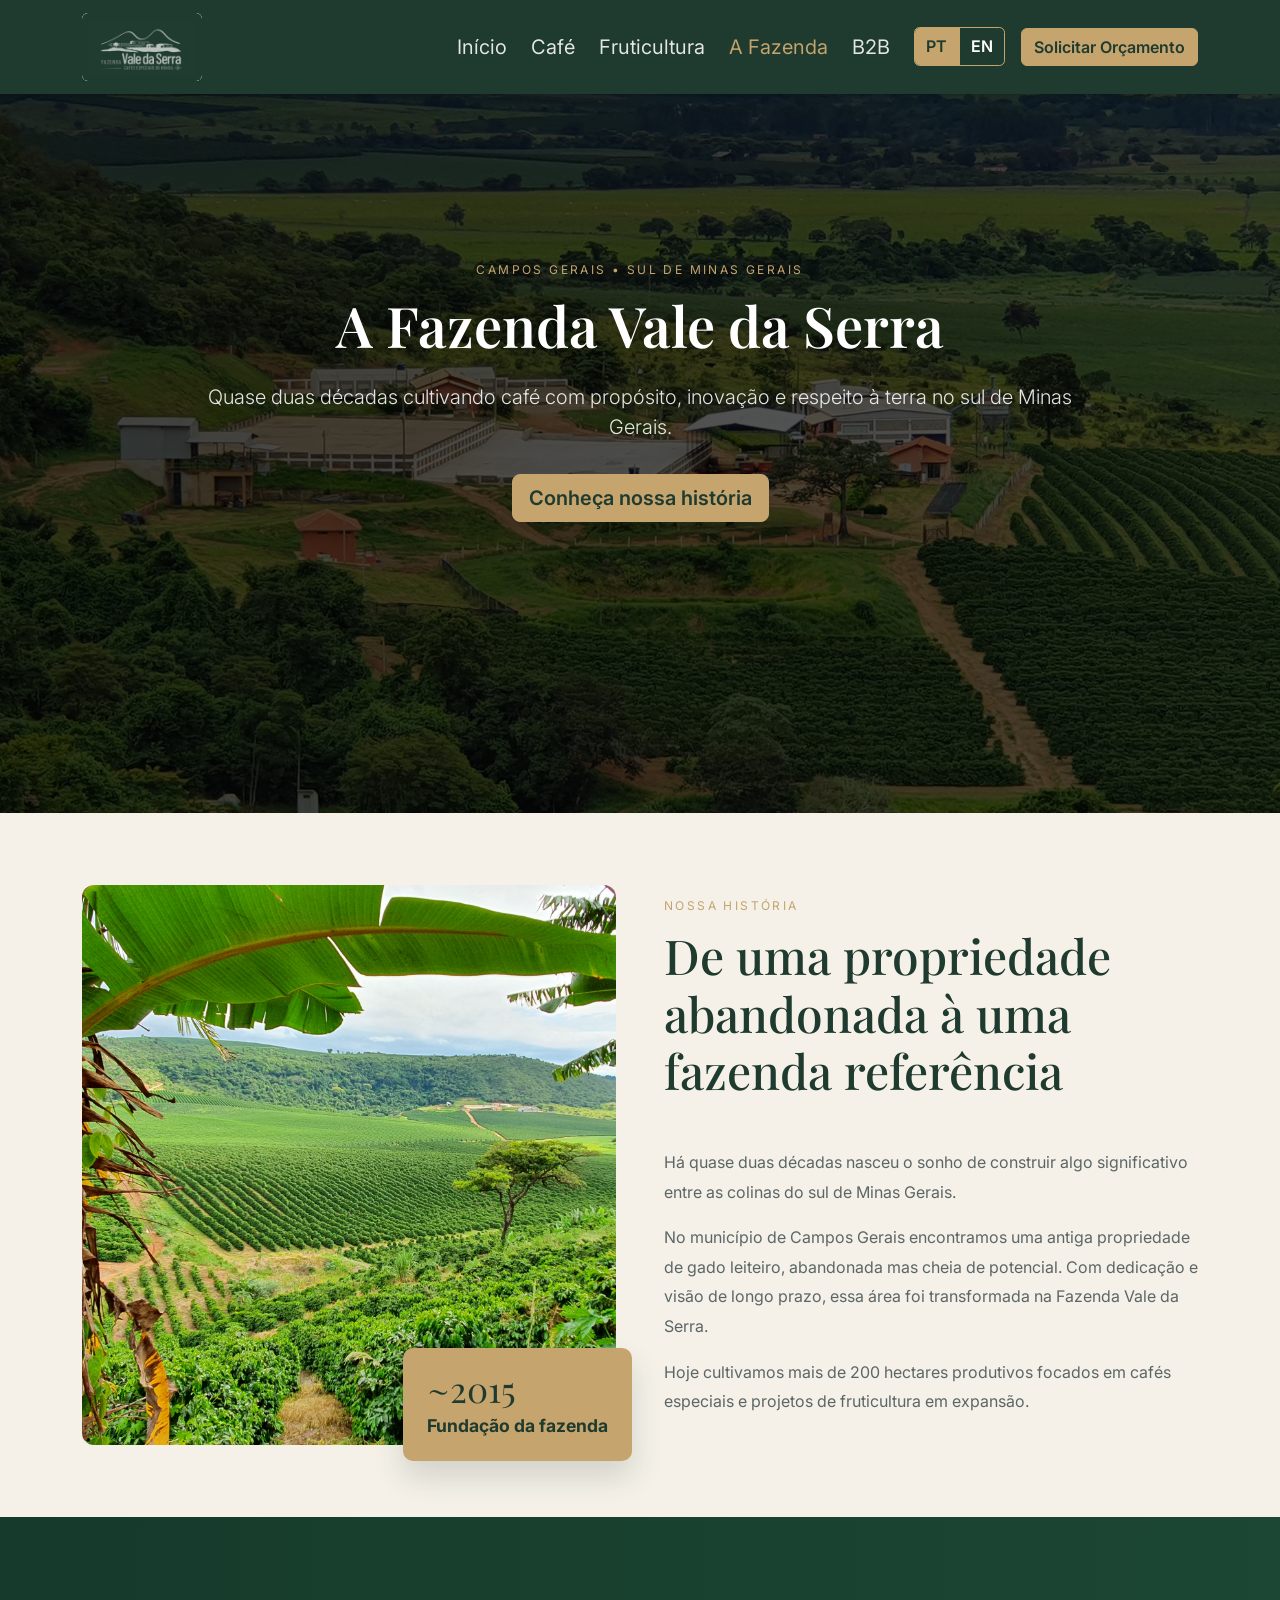
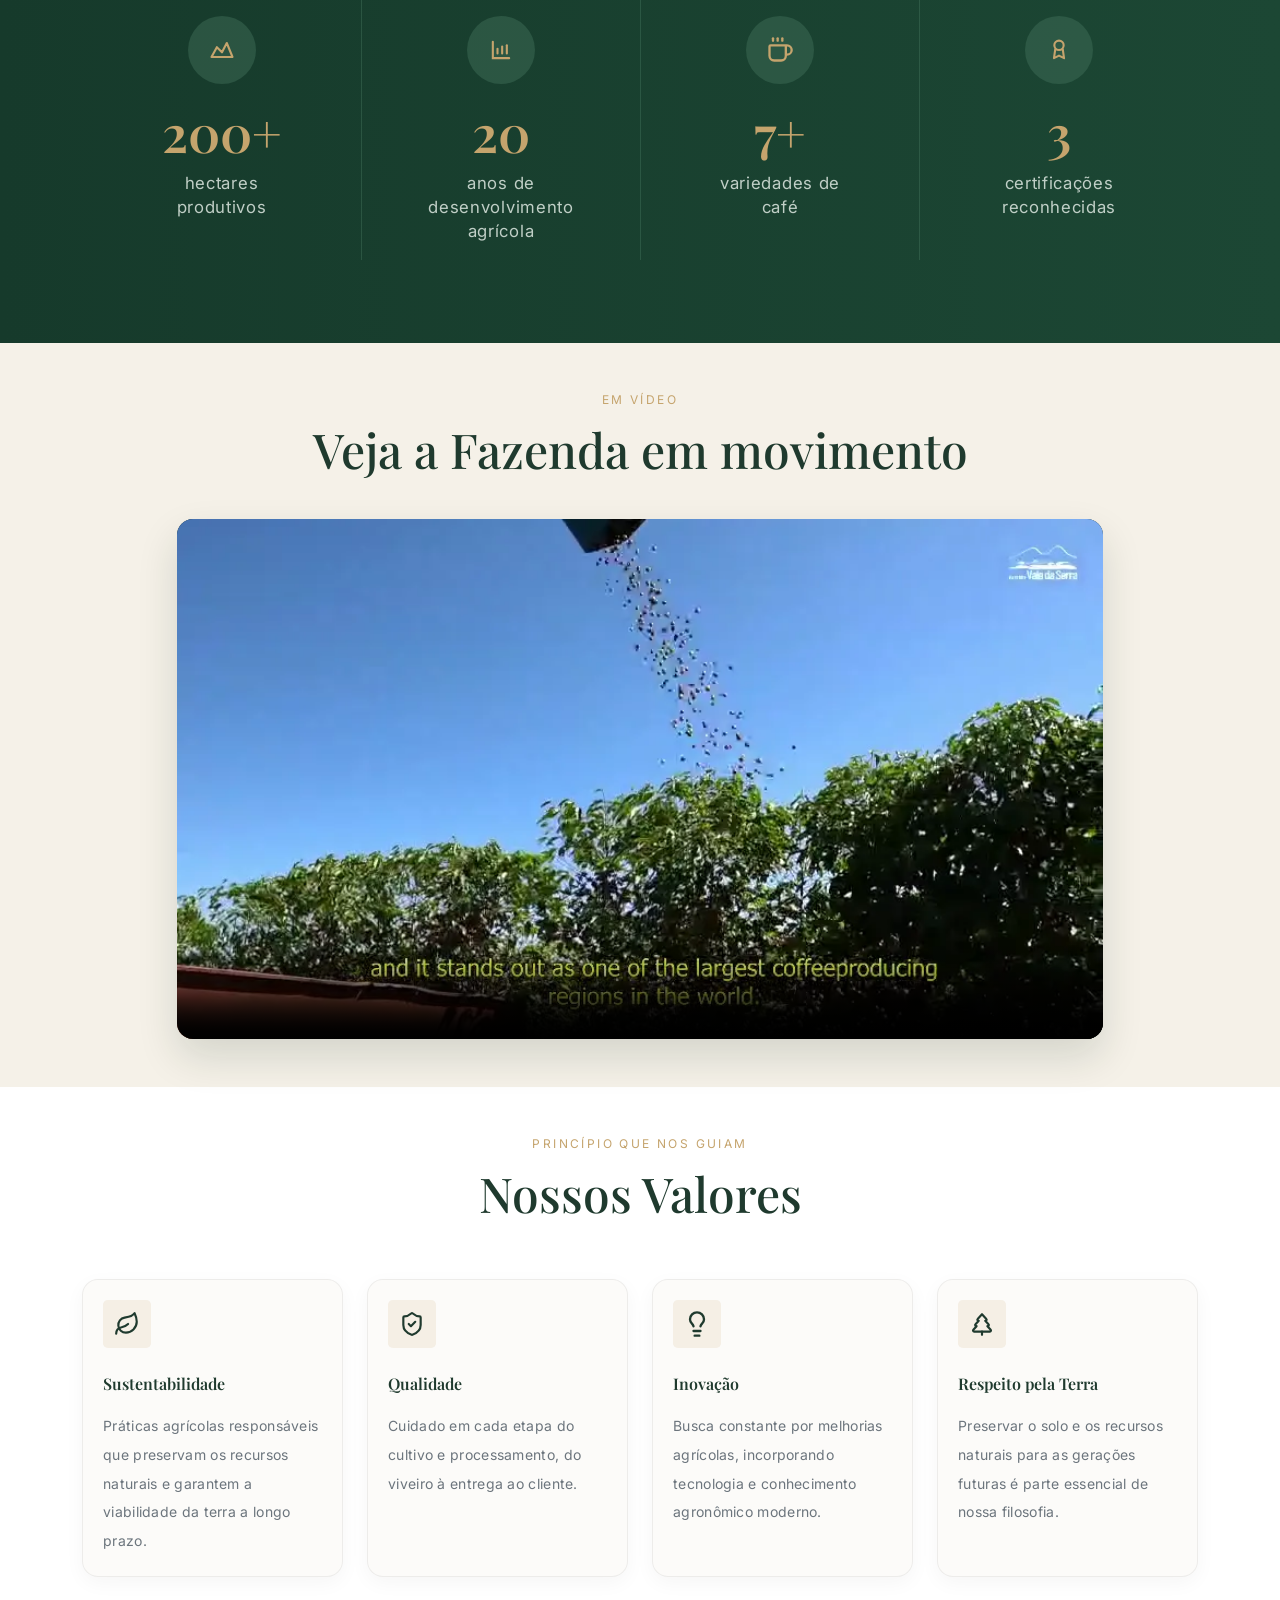
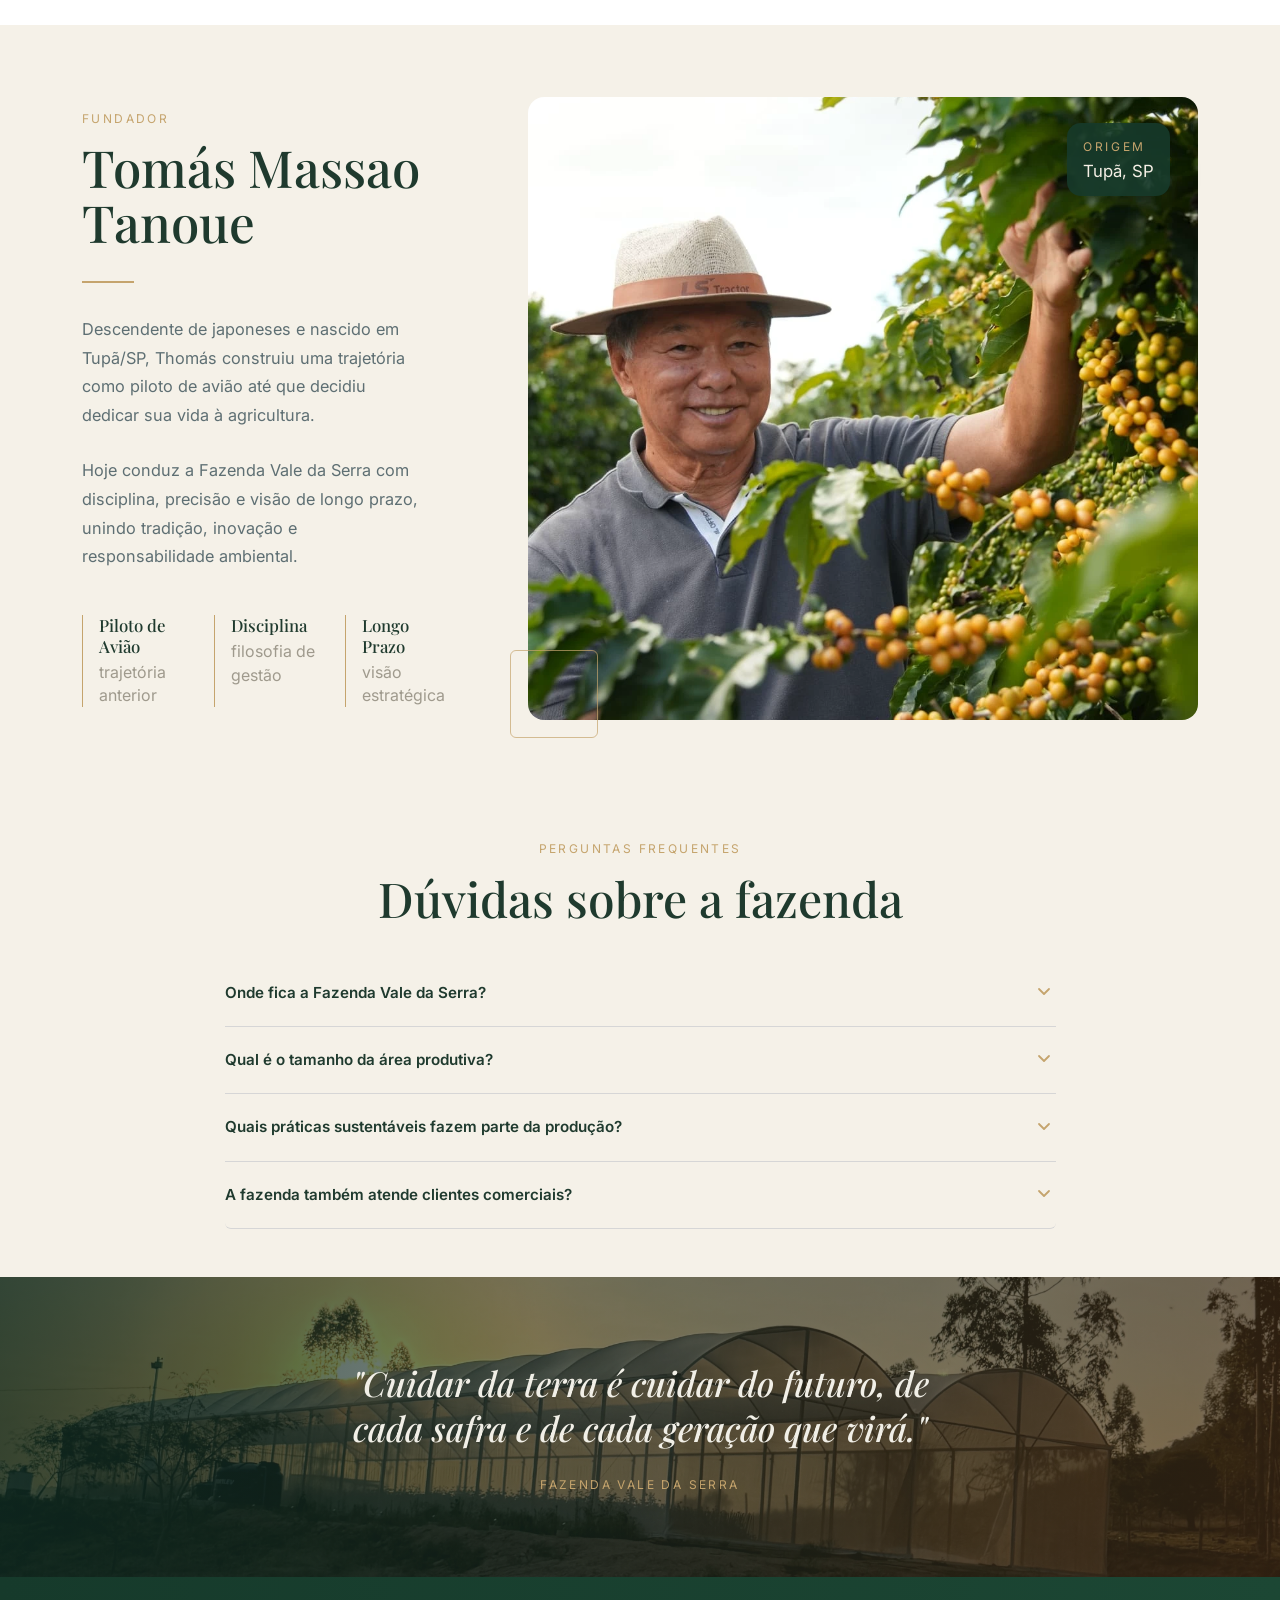
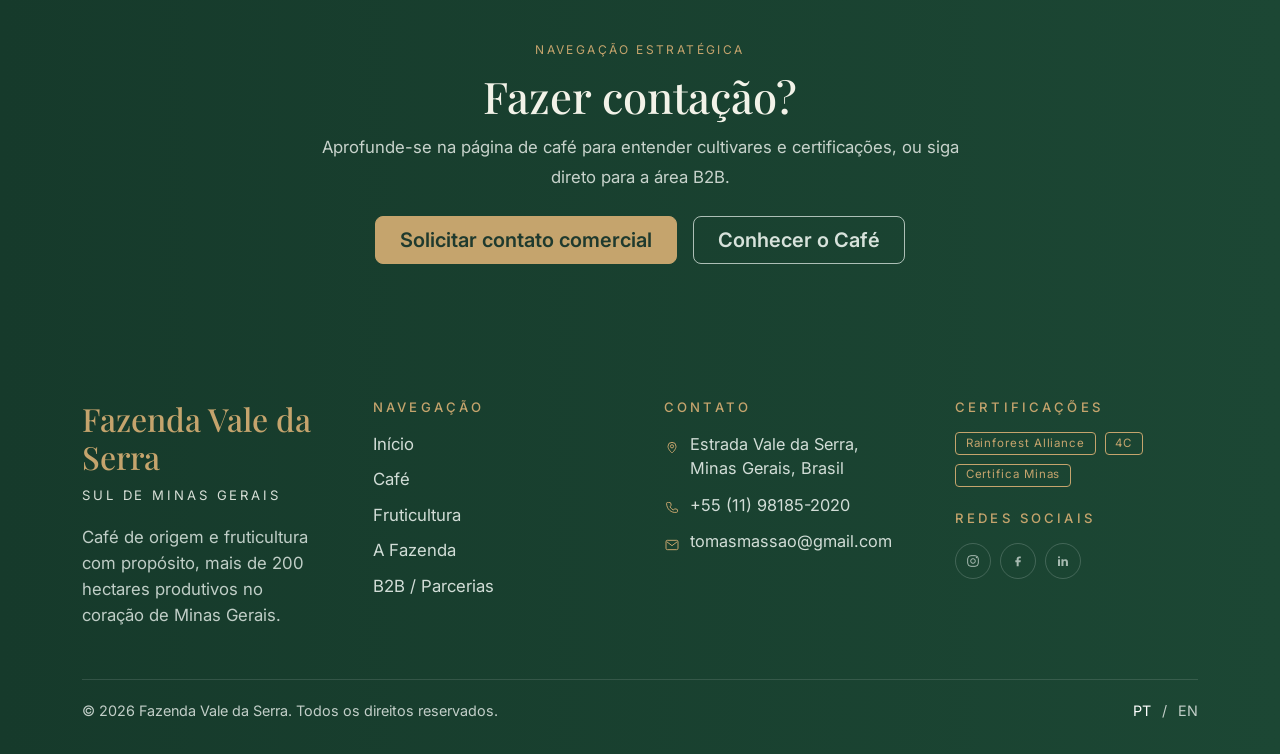
<file: pt/a-fazenda/index.html>
<!doctype html>
<html lang="pt-BR">
<head>
  <meta charset="utf-8">
  <meta name="viewport" content="width=device-width, initial-scale=1">
  <title>História da Fazenda Vale da Serra | Sul de Minas Gerais</title>
  <meta name="description" content="Conheça a história, os valores e a filosofia de trabalho da Fazenda Vale da Serra, produtora de café e fruticultura no Sul de Minas Gerais.">
  <meta name="robots" content="index,follow,max-image-preview:large">
  <link rel="canonical" href="https://fazendavaledaserra.com.br/pt/a-fazenda/">
  <link rel="alternate" hreflang="pt-BR" href="https://fazendavaledaserra.com.br/pt/a-fazenda/">
  <link rel="alternate" hreflang="en" href="https://fazendavaledaserra.com.br/en/farm/">
  <link rel="alternate" hreflang="x-default" href="https://fazendavaledaserra.com.br/pt/a-fazenda/">
  <meta property="og:type" content="website">
  <meta property="og:site_name" content="Fazenda Vale da Serra">
  <meta property="og:locale" content="pt_BR">
  <meta property="og:title" content="História da Fazenda Vale da Serra | Sul de Minas Gerais">
  <meta property="og:description" content="Conheça a história, os valores e a filosofia de trabalho da Fazenda Vale da Serra, produtora de café e fruticultura no Sul de Minas Gerais.">
  <meta property="og:url" content="https://fazendavaledaserra.com.br/pt/a-fazenda/">
  <meta property="og:image" content="https://fazendavaledaserra.com.br/assets/img/theFarm.webp">
  <meta name="twitter:card" content="summary_large_image">
  <meta name="twitter:title" content="História da Fazenda Vale da Serra | Sul de Minas Gerais">
  <meta name="twitter:description" content="Conheça a história, os valores e a filosofia de trabalho da Fazenda Vale da Serra, produtora de café e fruticultura no Sul de Minas Gerais.">
  <meta name="twitter:image" content="https://fazendavaledaserra.com.br/assets/img/theFarm.webp">
  <script type="application/ld+json">
    {"@context":"https://schema.org","@type":"WebPage","name":"História da Fazenda Vale da Serra | Sul de Minas Gerais","url":"https://fazendavaledaserra.com.br/pt/a-fazenda/","description":"Conheça a história, os valores e a filosofia de trabalho da Fazenda Vale da Serra, produtora de café e fruticultura no Sul de Minas Gerais.","inLanguage":"pt-BR","isPartOf":{"@type":"WebSite","name":"Fazenda Vale da Serra","url":"https://fazendavaledaserra.com.br/pt/"},"about":{"@type":"Organization","name":"Fazenda Vale da Serra","url":"https://fazendavaledaserra.com.br/"}} 
  </script>
  <script type="application/ld+json">
    {"@context":"https://schema.org","@type":"BreadcrumbList","itemListElement":[{"@type":"ListItem","position":1,"name":"Início","item":"https://fazendavaledaserra.com.br/pt/"},{"@type":"ListItem","position":2,"name":"A Fazenda","item":"https://fazendavaledaserra.com.br/pt/a-fazenda/"}]}
  </script>
  <script type="application/ld+json">
    {"@context":"https://schema.org","@type":"VideoObject","name":"Veja a Fazenda em movimento","description":"Vídeo institucional da Fazenda Vale da Serra mostrando a fazenda e sua produção em movimento.","thumbnailUrl":"https://fazendavaledaserra.com.br/assets/img/videoInstitucionalFrame2.webp","contentUrl":"https://fazendavaledaserra.com.br/assets/video/videoInstitucionalValedaSerra.mp4","embedUrl":"https://fazendavaledaserra.com.br/pt/a-fazenda/"}
  </script>
  <link rel="preconnect" href="https://fonts.googleapis.com">
  <link rel="preconnect" href="https://fonts.gstatic.com" crossorigin>
  <link href="https://fonts.googleapis.com/css2?family=Playfair+Display:wght@400;500;600;700&family=Inter:wght@300;400;500;600;700&display=swap" rel="stylesheet">
  <link href="https://cdn.jsdelivr.net/npm/bootstrap@5.3.3/dist/css/bootstrap.min.css" rel="stylesheet">
  <link href="/assets/css/styles.css" rel="stylesheet">
</head>
<body>

<nav class="navbar navbar-expand-lg navbar-fvs fixed-top">
  <div class="container">
    <a class="navbar-brand" href="/pt/">
      <img src="/assets/img/logoVerde.svg" alt="Fazenda Vale da Serra" class="img-fluid rounded" height="120" width="120">
    </a>
    <button
      class="navbar-toggler border-0 d-lg-none"
      type="button"
      data-bs-toggle="offcanvas"
      data-bs-target="#mobileMenu"
      aria-controls="mobileMenu"
      aria-label="Toggle navigation"
    >
      <span class="navbar-toggler-icon"></span>
    </button>
    <div
      class="offcanvas offcanvas-end background_color_svg d-lg-none"
      tabindex="-1"
      id="mobileMenu"
      aria-labelledby="mobileMenuLabel"
    >
      <div class="offcanvas-header">
        <h5 class="offcanvas-title" id="mobileMenuLabel">Menu</h5>
        <button
          type="button"
          class="btn-close btn-close-white"
          data-bs-dismiss="offcanvas"
          aria-label="Close"
        ></button>
      </div>
      <div class="offcanvas-body d-flex flex-column">
        <ul class="navbar-nav gap-2">
          <li class="nav-item"><a class="nav-link " href="/pt/">Início</a></li>
          <li class="nav-item"><a class="nav-link " href="/pt/cafe/">Café</a></li>
          <li class="nav-item"><a class="nav-link " href="/pt/fruticultura/">Fruticultura</a></li>
          <li class="nav-item"><a class="nav-link active" href="/pt/a-fazenda/">A Fazenda</a></li>
          <li class="nav-item"><a class="nav-link " href="/pt/b2b/">B2B</a></li>
        </ul>
        <div class="mt-4">
          <div class="lang-switch" role="group" aria-label="Language switch">
            <a class="lang-switch__item is-active" aria-current="page" href="/pt/a-fazenda/">PT</a>
            <a class="lang-switch__item" href="/en/farm/">EN</a>
          </div>
        </div>
        <div class="mt-4">
          <a class="btn btn_color w-100 fw-semibold" href="/pt/b2b/">Solicitar Orçamento</a>
        </div>
      </div>
    </div>
    <div class="collapse navbar-collapse d-none d-lg-flex" id="navMain">
      <ul class="navbar-nav ms-auto mb-2 mb-lg-0 gap-lg-2">
        <li class="nav-item"><a class="nav-link " href="/pt/">Início</a></li>
        <li class="nav-item"><a class="nav-link " href="/pt/cafe/">Café</a></li>
        <li class="nav-item"><a class="nav-link " href="/pt/fruticultura/">Fruticultura</a></li>
        <li class="nav-item"><a class="nav-link active" href="/pt/a-fazenda/">A Fazenda</a></li>
        <li class="nav-item"><a class="nav-link " href="/pt/b2b/">B2B</a></li>
        <li class="nav-item d-lg-flex align-items-center">
          <div class="lang-switch ms-lg-2" role="group" aria-label="Language switch">
            <a class="lang-switch__item is-active" aria-current="page" href="/pt/a-fazenda/">PT</a>
            <a class="lang-switch__item" href="/en/farm/">EN</a>
          </div>
        </li>
        <li class="nav-item d-lg-flex align-items-center">
          <a class="btn btn-fvs ms-lg-2" href="/pt/b2b/">Solicitar Orçamento</a>
        </li>
      </ul>
    </div>
  </div>
</nav>
<div style="height: 93px;"></div>
<!-- HERO -->
<header class="hero py-5" 
  style="background: linear-gradient(90deg, rgba(0, 0, 0, 0.72) 0%, rgba(0, 0, 0, 0.694) 42%, rgba(0, 0, 0, 0.65) 100%), 
          url('/assets/img/aFazenda.webp');
          background-position: center;
          background-size: cover;
          min-height: 80vh;">
  <div class="container py-4 py-lg-5">
    <div class="row justify-content-center g-4 mt-5 mb-2">
      <div class="col-lg-10 text-center mb-4">
        <span class="title_beginnin">CAMPOS GERAIS • SUL DE MINAS GERAIS</span>
        <h1 class="mb-4 display-4 fw-semibold text-white">A Fazenda Vale da Serra</h1>
        <p class="lead mt-3 mb-4">Quase duas décadas cultivando café com propósito, inovação e respeito à terra no sul de Minas Gerais. </p>
        <div class="d-flex gap-2 flex-wrap justify-content-center">
          <a class="btn btn-fvs btn-lg mt-2" href="#historia">Conheça nossa história</a>
        </div>
      </div>
    </div>
  </div>
</header>
<!-- História -->
<section id="historia" class="py-5 section-beige">
  <div class="container py-lg-4">
    <div class="row g-5 align-items-center">
      <div class="col-lg-6">
        <div class="story-media">
          <img src="/assets/img/theFarm.webp" alt="Paisagem da fazenda" class="story-media__img" loading="lazy">
          <div class="story-media__badge">
            <div class="story-media__badge-number">~2015</div>
            <div class="story-media__badge-text">Fundação da fazenda</div>
          </div>
        </div>
      </div>
      <div class="col-lg-6">
        <span class="title_beginnin">NOSSA HISTÓRIA</span>
        <h2 class="title_second mb-5">De uma propriedade abandonada à uma fazenda referência</h2>
        <p class="text-fazenda">Há quase duas décadas nasceu o sonho de construir algo significativo entre as colinas do sul de Minas Gerais.</p>
        <p class="text-fazenda">No município de Campos Gerais encontramos uma antiga propriedade de gado leiteiro, abandonada mas cheia de potencial. Com dedicação e visão de longo prazo, essa área foi transformada na Fazenda Vale da Serra.</p>
        <p class="text-fazenda">Hoje cultivamos mais de 200 hectares produtivos focados em cafés especiais e projetos de fruticultura em expansão.</p>
      </div>
    </div>
  </div>
</section>
<!-- Numbars -->
<section class="farm-metrics">
  <div class="container">
    <div class="farm-metrics__grid">
      <article class="farm-metric">
        <span class="farm-metric__icon" aria-hidden="true">
          <svg viewBox="0 0 24 24" fill="none">
            <path d="m3 18 4.6-8.4L12 14l4.1-8L21 18H3Z" stroke="currentColor" stroke-width="1.8" stroke-linecap="round" stroke-linejoin="round"></path>
          </svg>
        </span>
        <div class="farm-metric__value">200+</div>
        <p class="farm-metric__label">hectares produtivos</p>
      </article>
      <article class="farm-metric">
        <span class="farm-metric__icon" aria-hidden="true">
          <svg viewBox="0 0 24 24" fill="none">
            <path d="M5 5v14h14" stroke="currentColor" stroke-width="1.8" stroke-linecap="round"></path>
            <path d="M9 15v-4" stroke="currentColor" stroke-width="1.8" stroke-linecap="round"></path>
            <path d="M13 15V9" stroke="currentColor" stroke-width="1.8" stroke-linecap="round"></path>
            <path d="M17 15v-7" stroke="currentColor" stroke-width="1.8" stroke-linecap="round"></path>
          </svg>
        </span>
        <div class="farm-metric__value">20</div>
        <p class="farm-metric__label">anos de desenvolvimento agrícola</p>
      </article>
      <article class="farm-metric">
        <span class="farm-metric__icon" aria-hidden="true">
          <svg xmlns="http://www.w3.org/2000/svg" width="26" height="26" viewBox="0 0 24 24" fill="none" stroke="currentColor" stroke-width="2" stroke-linecap="round" stroke-linejoin="round" class="lucide lucide-coffee">
            <path d="M10 2v2"></path>
            <path d="M14 2v2"></path>
            <path d="M16 8a1 1 0 0 1 1 1v8a4 4 0 0 1-4 4H7a4 4 0 0 1-4-4V9a1 1 0 0 1 1-1h14a4 4 0 1 1 0 8h-1"></path>
            <path d="M6 2v2"></path>
          </svg>
        </span>
        <div class="farm-metric__value">7+</div>
        <p class="farm-metric__label">variedades de café</p>
      </article>
      <article class="farm-metric">
        <span class="farm-metric__icon" aria-hidden="true">
          <svg viewBox="0 0 24 24" fill="none">
            <circle cx="12" cy="8" r="4" stroke="currentColor" stroke-width="1.8"></circle>
            <path d="m8.8 11.3-1.1 7.7L12 16.8 16.3 19l-1.1-7.7" stroke="currentColor" stroke-width="1.8" stroke-linecap="round" stroke-linejoin="round"></path>
          </svg>
        </span>
        <div class="farm-metric__value">3</div>
        <p class="farm-metric__label">certificações reconhecidas</p>
      </article>
    </div>
  </div>
</section>
<!-- video -->
<section class="farm-video-section py-5 section-beige">
  <div class="container">
    <div class="row justify-content-center">
      <div class="col-lg-9 text-center mb-4">
        <span class="title_beginnin">EM VÍDEO</span>
        <h2 class="title_second mb-3">Veja a Fazenda em movimento</h2>
      </div>
    </div>
    <div class="row justify-content-center">
      <div class="col-lg-10">
        <div class="farm-video-frame">
          <video
            class="farm-video-frame__media"
            controls
            preload="none"
            playsinline
            poster="/assets/img/videoInstitucionalFrame2.webp"
          >
            <source src="/assets/video/videoInstitucionalValedaSerra.mp4" type="video/mp4">
            Seu navegador não suporta vídeo incorporado.
          </video>
        </div>
      </div>
    </div>
  </div>
</section>
<!-- Valores -->
<section class="py-5">
  <div class="container">
    <div class="row justify-content-center mb-2">
      <div class="col-lg-8 text-center mb-4">
        <span class="title_beginnin">PRINCÍPIO QUE NOS GUIAM</span>
        <h2 class="mb-4 title_second">Nossos Valores</h2>
      </div>
    </div>
    <div class="row g-4">
      <div class="col-md-6 col-lg-3">
        <div class="kpi-value h-100">
          <div class="background_svg align-items-center justify-content-center mb-4">
            <svg xmlns="http://www.w3.org/2000/svg" width="26" height="26" viewBox="0 0 24 24" fill="none" stroke="currentColor" stroke-width="2" stroke-linecap="round" stroke-linejoin="round" class="lucide lucide-leaf color_svg">
              <path d="M11 20A7 7 0 0 1 9.8 6.1C15.5 5 17 4.48 19 2c1 2 2 4.18 2 8 0 5.5-4.78 10-10 10Z"></path>
              <path d="M2 21c0-3 1.85-5.36 5.08-6C9.5 14.52 12 13 13 12"></path>
            </svg>
          </div>
          <div class="fw-semibold title_card mb-3">Sustentabilidade</div>
          <div class="small text-secondary mt-1">Práticas agrícolas responsáveis que preservam os recursos naturais e garantem a viabilidade da terra a longo prazo.</div>
        </div>
      </div>
      <div class="col-md-6 col-lg-3">
        <div class="kpi-value h-100">
          <div class="background_svg align-items-center justify-content-center mb-4">
            <svg xmlns="http://www.w3.org/2000/svg" width="26" height="26" viewBox="0 0 24 24" fill="none" stroke="currentColor" stroke-width="2" stroke-linecap="round" stroke-linejoin="round" class="lucide lucide-shield-check color_svg">
              <path d="M20 13c0 5-3.5 7.5-7.66 8.95a1 1 0 0 1-.67-.01C7.5 20.5 4 18 4 13V6a1 1 0 0 1 1-1c2 0 4.5-1.2 6.24-2.72a1.17 1.17 0 0 1 1.52 0C14.51 3.81 17 5 19 5a1 1 0 0 1 1 1z"></path>
              <path d="m9 12 2 2 4-4"></path>
            </svg>
          </div>
          <div class="fw-semibold title_card mb-3">Qualidade</div>
          <div class="small text-secondary mt-1">Cuidado em cada etapa do cultivo e processamento, do viveiro à entrega ao cliente.</div>
        </div>
      </div>
      <div class="col-md-6 col-lg-3">
        <div class="kpi-value h-100">
          <div class="background_svg align-items-center justify-content-center mb-4">
            <svg xmlns="http://www.w3.org/2000/svg" width="28" height="28" viewBox="0 0 24 24" fill="none" stroke="currentColor" stroke-width="2" stroke-linecap="round" stroke-linejoin="round" class="lucide lucide-lightbulb color_svg">
              <path d="M15 14c.2-1 .7-1.7 1.5-2.5 1-.9 1.5-2.2 1.5-3.5A6 6 0 0 0 6 8c0 1 .2 2.2 1.5 3.5.7.7 1.3 1.5 1.5 2.5"></path>
              <path d="M9 18h6"></path>
              <path d="M10 22h4"></path>
            </svg>
          </div>
          <div class="fw-semibold title_card mb-3">Inovação</div>
          <div class="small text-secondary mt-1">Busca constante por melhorias agrícolas, incorporando tecnologia e conhecimento agronômico moderno.</div>
        </div>
      </div>
      <div class="col-md-6 col-lg-3">
        <div class="kpi-value h-100">
          <div class="background_svg align-items-center justify-content-center mb-4">
            <svg xmlns="http://www.w3.org/2000/svg" width="26" height="26" viewBox="0 0 24 24" fill="none" stroke="currentColor" stroke-width="2" stroke-linecap="round" stroke-linejoin="round" class="lucide lucide-tree-pine color_svg">
              <path d="m17 14 3 3.3a1 1 0 0 1-.7 1.7H4.7a1 1 0 0 1-.7-1.7L7 14h-.3a1 1 0 0 1-.7-1.7L9 9h-.2A1 1 0 0 1 8 7.3L12 3l4 4.3a1 1 0 0 1-.8 1.7H15l3 3.3a1 1 0 0 1-.7 1.7H17Z"></path>
              <path d="M12 22v-3"></path>
            </svg>
          </div>
          <div class="fw-semibold title_card mb-3">Respeito pela Terra</div>
          <div class="small text-secondary mt-1">Preservar o solo e os recursos naturais para as gerações futuras é parte essencial de nossa filosofia.</div>
        </div>
      </div>
    </div>
  </div>
</section>
<!-- Fundador -->
<section class="py-5 section-beige founder-section">
  <div class="container py-lg-4">
    <div class="founder-layout">
      <div class="founder-copy">
        <span class="title_beginnin">FUNDADOR</span>
        <h2 class="founder-title">Tomás Massao Tanoue</h2>
        <span class="founder-divider" aria-hidden="true"></span>
        <p class="founder-text">Descendente de japoneses e nascido em Tupã/SP, Thomás construiu uma trajetória como piloto de avião até que decidiu dedicar sua vida à agricultura.</p>
        <p class="founder-text founder-text--last">Hoje conduz a Fazenda Vale da Serra com disciplina, precisão e visão de longo prazo, unindo tradição, inovação e responsabilidade ambiental.</p>
        <div class="founder-pillars" aria-label="Destaques sobre o fundador">
          <article class="founder-pillar">
            <h3 class="founder-pillar__title">Piloto de Avião</h3>
            <p class="founder-pillar__text">trajetória anterior</p>
          </article>
          <article class="founder-pillar">
            <h3 class="founder-pillar__title">Disciplina</h3>
            <p class="founder-pillar__text">filosofia de gestão</p>
          </article>
          <article class="founder-pillar">
            <h3 class="founder-pillar__title">Longo Prazo</h3>
            <p class="founder-pillar__text">visão estratégica</p>
          </article>
        </div>
      </div>
      <div class="founder-media">
        <div class="founder-media__frame">
          <img class="founder-media__img" alt="Thomás Massao Tanoue na fazenda" src="/assets/img/Tomas.webp" loading="lazy">
          <div class="founder-media__badge">
            <span class="founder-media__badge-label">ORIGEM</span>
            <span class="founder-media__badge-value">Tupã, SP</span>
          </div>
          <span class="founder-media__accent" aria-hidden="true"></span>
        </div>
      </div>
    </div>
  </div>
</section>
<section class="py-5 section-beige">
  <div class="container">
    <div class="row justify-content-center mb-2">
      <div class="col-lg-8 text-center">
        <span class="title_beginnin">PERGUNTAS FREQUENTES</span>
        <h2 class="mb-4 title_second">Dúvidas sobre a fazenda</h2>
      </div>
    </div>
    <div class="row justify-content-center">
      <div class="col-lg-9">
        <div class="accordion faq-minimal" id="faqAccordionFarmPt">
          <div class="accordion-item">
            <h2 class="accordion-header" id="faqFarmPtOne">
              <button class="accordion-button collapsed" type="button" data-bs-toggle="collapse" data-bs-target="#faqFarmPtCollapseOne" aria-expanded="false" aria-controls="faqFarmPtCollapseOne">
                <span class="accordion-ask">Onde fica a Fazenda Vale da Serra?</span>
              </button>
            </h2>
            <div id="faqFarmPtCollapseOne" class="accordion-collapse collapse" aria-labelledby="faqFarmPtOne" data-bs-parent="#faqAccordionFarmPt">
              <p class="accordion-body">A fazenda está localizada em Campos Gerais, no Sul de Minas Gerais, uma das regiões mais reconhecidas do Brasil para produção de café.</p>
            </div>
          </div>
          <div class="accordion-item">
            <h2 class="accordion-header" id="faqFarmPtTwo">
              <button class="accordion-button collapsed" type="button" data-bs-toggle="collapse" data-bs-target="#faqFarmPtCollapseTwo" aria-expanded="false" aria-controls="faqFarmPtCollapseTwo">
                <span class="accordion-ask">Qual é o tamanho da área produtiva?</span>
              </button>
            </h2>
            <div id="faqFarmPtCollapseTwo" class="accordion-collapse collapse" aria-labelledby="faqFarmPtTwo" data-bs-parent="#faqAccordionFarmPt">
              <p class="accordion-body">Hoje cultivamos mais de 200 hectares produtivos, com foco em café e expansão de projetos em fruticultura.</p>
            </div>
          </div>
          <div class="accordion-item">
            <h2 class="accordion-header" id="faqFarmPtThree">
              <button class="accordion-button collapsed" type="button" data-bs-toggle="collapse" data-bs-target="#faqFarmPtCollapseThree" aria-expanded="false" aria-controls="faqFarmPtCollapseThree">
                <span class="accordion-ask">Quais práticas sustentáveis fazem parte da produção?</span>
              </button>
            </h2>
            <div id="faqFarmPtCollapseThree" class="accordion-collapse collapse" aria-labelledby="faqFarmPtThree" data-bs-parent="#faqAccordionFarmPt">
              <p class="accordion-body">Utilizamos práticas agrícolas responsáveis, reaproveitamento de recursos e uma fazenda sustentável a base de energia solar.</p>
            </div>
          </div>
          <div class="accordion-item">
            <h2 class="accordion-header" id="faqFarmPtFour">
              <button class="accordion-button collapsed" type="button" data-bs-toggle="collapse" data-bs-target="#faqFarmPtCollapseFour" aria-expanded="false" aria-controls="faqFarmPtCollapseFour">
                <span class="accordion-ask">A fazenda também atende clientes comerciais?</span>
              </button>
            </h2>
            <div id="faqFarmPtCollapseFour" class="accordion-collapse collapse" aria-labelledby="faqFarmPtFour" data-bs-parent="#faqAccordionFarmPt">
              <p class="accordion-body">Sim. Além da história e da produção, a fazenda mantém atendimento comercial direto para café torrado voltado a empresas e parceiros B2B.</p>
            </div>
          </div>
        </div>
      </div>
    </div>
  </div>
</section>
<!-- Frase Inspiradora -->
<section class="farm-quote-2">
  <div class="container">
    <div class="farm-quote__overlay justify-content-center text-center">
      <div class="col-lg-7">
        <p class="farm-quote__text">"Cuidar da terra é cuidar do futuro, de cada safra e de cada geração que virá."</p>
        <span class="title_beginnin mt-4 mb-0">FAZENDA VALE DA SERRA</span>
      </div>
    </div>
  </div>
</section>
<!-- b2b -->
<section class="farm-cta-section py-5">
  <div class="container py-lg-3">
    <div class="row justify-content-center text-center">
      <div class="col-lg-8">
        <span class="title_beginnin">NAVEGAÇÃO ESTRATÉGICA</span>
        <h2 class="farm-cta__title">Fazer contação?</h2>
        <p class="farm-cta__text mx-auto">Aprofunde-se na página de café para entender cultivares e certificações, ou siga direto para a área B2B.</p>
        <div class="d-flex flex-column flex-sm-row justify-content-center gap-3 mt-4">
          <a class="btn btn-fvs btn-lg px-4" href="/pt/b2b/">Solicitar contato comercial</a>
          <a class="btn farm-cta__ghost btn-lg px-4" href="/pt/cafe/">Conhecer o Café</a>
        </div>
      </div>
    </div>
  </div>
</section>

<footer class="fvs-footer">
  <div class="container">
    <div class="row g-5">
      <div class="col-md-6 col-lg-3">
        <h3 class="fvs-footer__brand">Fazenda Vale da Serra</h3>
        <p class="fvs-footer__kicker">SUL DE MINAS GERAIS</p>
        <p class="fvs-footer__copy">
          Café de origem e fruticultura com propósito, mais de 200 hectares produtivos no coração de Minas Gerais.
        </p>
      </div>

      <div class="col-md-6 col-lg-3">
        <h4 class="fvs-footer__title">NAVEGAÇÃO</h4>
        <ul class="fvs-footer__list list-unstyled mb-0">
          <li><a href="/pt/">Início</a></li>
          <li><a href="/pt/cafe/">Café</a></li>
          <li><a href="/pt/fruticultura/">Fruticultura</a></li>
          <li><a href="/pt/a-fazenda/">A Fazenda</a></li>
          <li><a href="/pt/b2b/">B2B / Parcerias</a></li>
        </ul>
      </div>

      <div class="col-md-6 col-lg-3">
        <h4 class="fvs-footer__title">CONTATO</h4>
        <ul class="fvs-footer__contact list-unstyled mb-0">
          <li>
            <span class="fvs-footer__icon" aria-hidden="true">
              <svg viewBox="0 0 24 24" fill="none"><path d="M12 21s-6-5.2-6-10a6 6 0 1 1 12 0c0 4.8-6 10-6 10Z" stroke="currentColor" stroke-width="1.5"/><circle cx="12" cy="11" r="2.4" stroke="currentColor" stroke-width="1.5"/></svg>
            </span>
            <a href="https://maps.app.goo.gl/PUZVPhKuMMxm6dfy5">
              <span>Estrada Vale da Serra, Minas Gerais, Brasil</span>
            </a>
          </li>
          <li>
            <span class="fvs-footer__icon" aria-hidden="true">
              <svg viewBox="0 0 24 24" fill="none"><path d="M6.7 3.8h2.4c.4 0 .8.3.9.7l.8 3.1a1 1 0 0 1-.3 1l-1.6 1.4a13.5 13.5 0 0 0 5.2 5.1l1.4-1.6c.3-.3.7-.4 1-.3l3.1.8c.4.1.7.5.7.9v2.4c0 .6-.5 1.1-1.1 1.1C10.9 20.2 3.8 13.1 3.8 4.9c0-.6.5-1.1 1.1-1.1Z" stroke="currentColor" stroke-width="1.5"/></svg>
            </span>
            <a href="https://wa.me/5511981852020" target="_blank">+55 (11) 98185-2020</a>
          </li>
          <li>
            <span class="fvs-footer__icon" aria-hidden="true">
              <svg viewBox="0 0 24 24" fill="none"><rect x="3" y="5" width="18" height="14" rx="2" stroke="currentColor" stroke-width="1.5"/><path d="m4 7 8 6 8-6" stroke="currentColor" stroke-width="1.5"/></svg>
            </span>
            <a href="mailto:tomasmassao@gmail.com">tomasmassao@gmail.com</a>
          </li>
        </ul>
      </div>

      <div class="col-md-6 col-lg-3">
        <h4 class="fvs-footer__title">CERTIFICAÇÕES</h4>
        <div class="fvs-footer__badges">
          <span class="fvs-footer__badge">Rainforest Alliance</span>
          <span class="fvs-footer__badge">4C</span>
          <span class="fvs-footer__badge">Certifica Minas</span>
        </div>
        <h4 class="fvs-footer__title fvs-footer__social-title">REDES SOCIAIS</h4>
        <div class="fvs-footer__social">
          <a href="#" aria-label="Instagram" class="fvs-footer__social-link">
            <svg viewBox="0 0 24 24" fill="none"><rect x="4" y="4" width="16" height="16" rx="5" stroke="currentColor" stroke-width="1.5"/><circle cx="12" cy="12" r="3.5" stroke="currentColor" stroke-width="1.5"/><circle cx="17.2" cy="6.8" r="1" fill="currentColor"/></svg>
          </a>
          <a href="#" aria-label="Facebook" class="fvs-footer__social-link">
            <svg viewBox="0 0 24 24" fill="none"><path d="M14 8h2.2V5.2H14c-2.4 0-4 1.6-4 4v1.8H8v2.8h2v6h3v-6h2.7l.6-2.8H13V9.5c0-.9.5-1.5 1-1.5Z" fill="currentColor"/></svg>
          </a>
          <a href="#" aria-label="LinkedIn" class="fvs-footer__social-link">
            <svg viewBox="0 0 24 24" fill="none"><rect x="4.5" y="9.5" width="3" height="10" fill="currentColor"/><circle cx="6" cy="6.5" r="1.5" fill="currentColor"/><path d="M10 9.5h2.8v1.4h.1c.4-.8 1.4-1.7 2.9-1.7 3 0 3.6 2 3.6 4.6v5.7h-3v-5.1c0-1.2 0-2.8-1.7-2.8s-2 1.3-2 2.7v5.2h-3V9.5Z" fill="currentColor"/></svg>
          </a>
        </div>
      </div>
    </div>

    <div class="fvs-footer__bottom">
      <p class="mb-0">© 2026 Fazenda Vale da Serra. Todos os direitos reservados.</p>
      <div class="fvs-footer__lang">
        <a href="/pt/" aria-current="page">PT</a>
        <span>/</span>
        <a href="/en/">EN</a>
      </div>
    </div>
  </div>
</footer>

<script src="https://cdn.jsdelivr.net/npm/bootstrap@5.3.3/dist/js/bootstrap.bundle.min.js"></script>
<script src="/assets/js/main.js"></script>
<script type="application/ld+json">
  {"@context":"https://schema.org","@type":"FAQPage","mainEntity":[{"@type":"Question","name":"Onde fica a Fazenda Vale da Serra?","acceptedAnswer":{"@type":"Answer","text":"A fazenda está localizada em Campos Gerais, no Sul de Minas Gerais, uma das regiões mais reconhecidas do Brasil para produção de café."}},{"@type":"Question","name":"Qual é o tamanho da área produtiva?","acceptedAnswer":{"@type":"Answer","text":"Hoje cultivamos mais de 200 hectares produtivos, com foco em café e expansão de projetos em fruticultura."}},{"@type":"Question","name":"Quais práticas sustentáveis fazem parte da produção?","acceptedAnswer":{"@type":"Answer","text":"Utilizamos práticas agrícolas responsáveis, reaproveitamento de recursos como casca de café e manejo com foco em preservação ambiental de longo prazo."}},{"@type":"Question","name":"A fazenda também atende clientes comerciais?","acceptedAnswer":{"@type":"Answer","text":"Sim. Além da história e da produção, a fazenda mantém atendimento comercial direto para café torrado voltado a empresas e parceiros B2B."}}]}
</script>
</body>
</html>
</file>
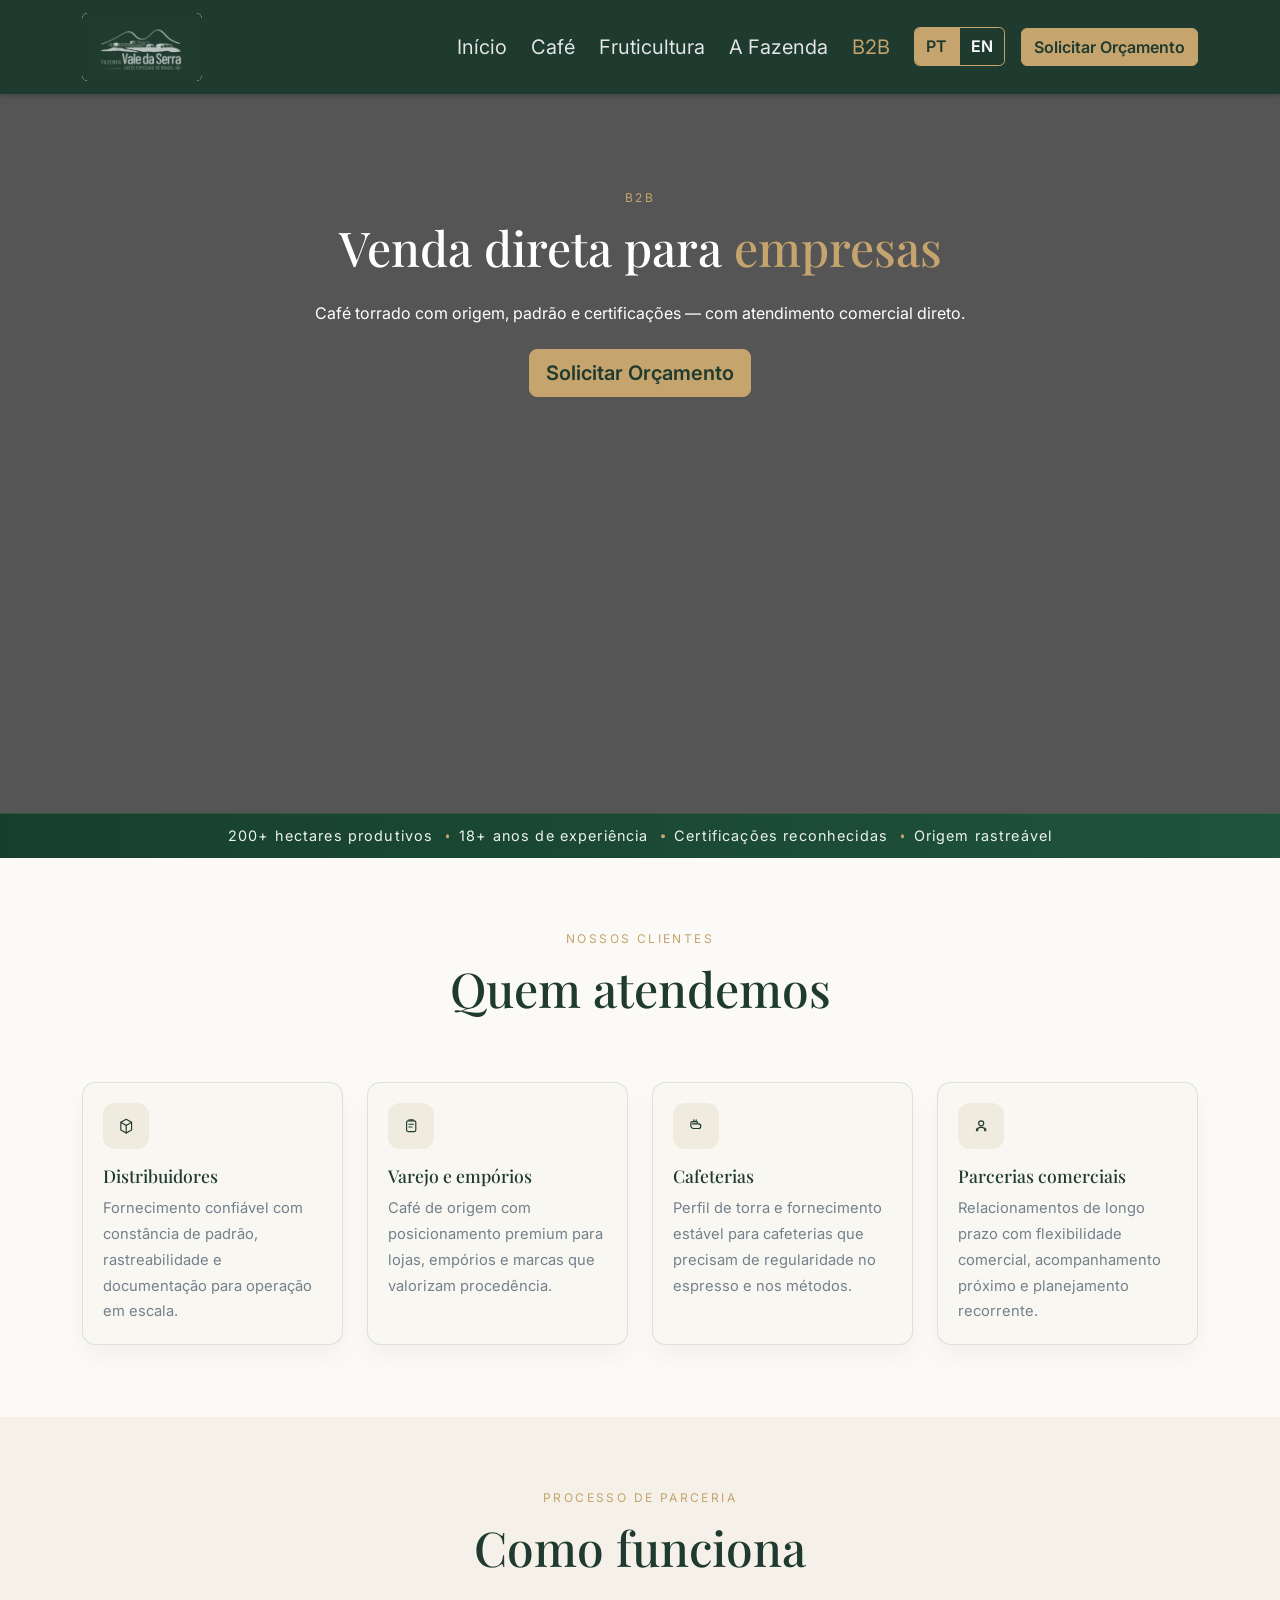
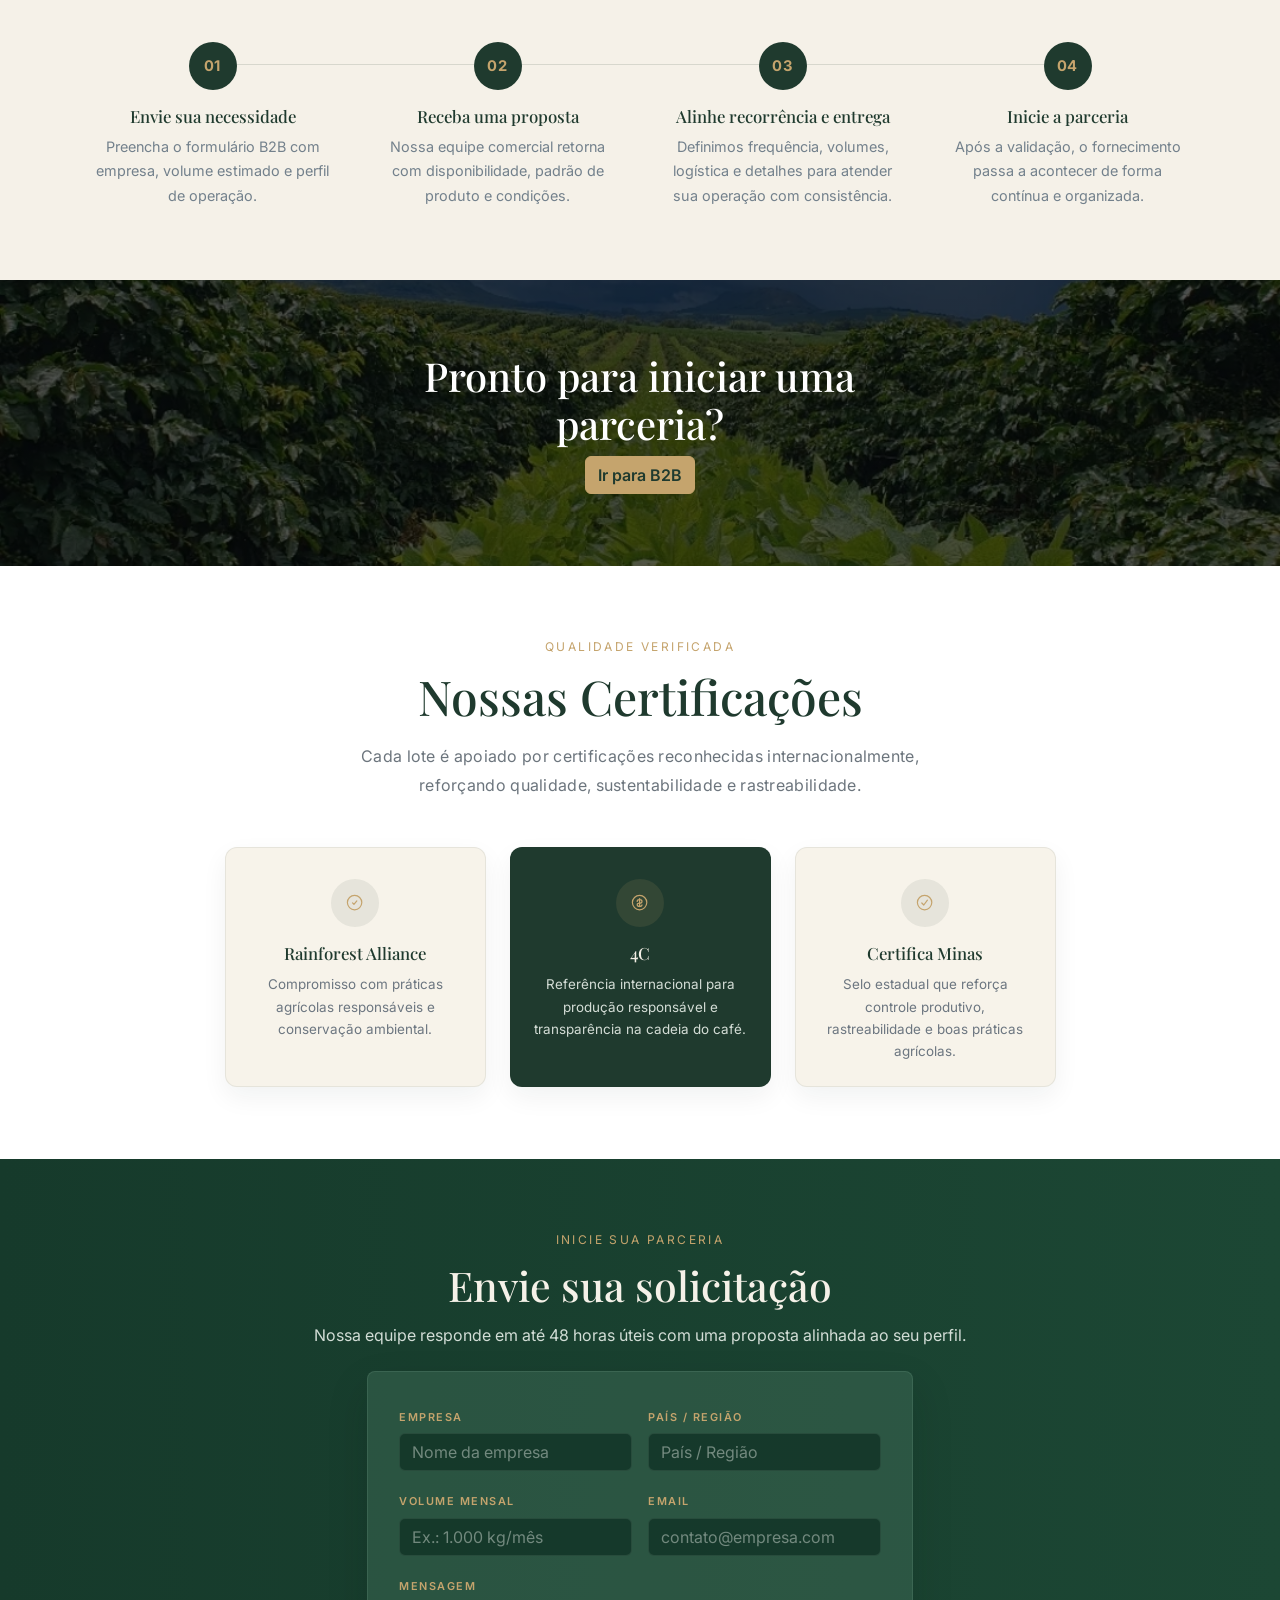
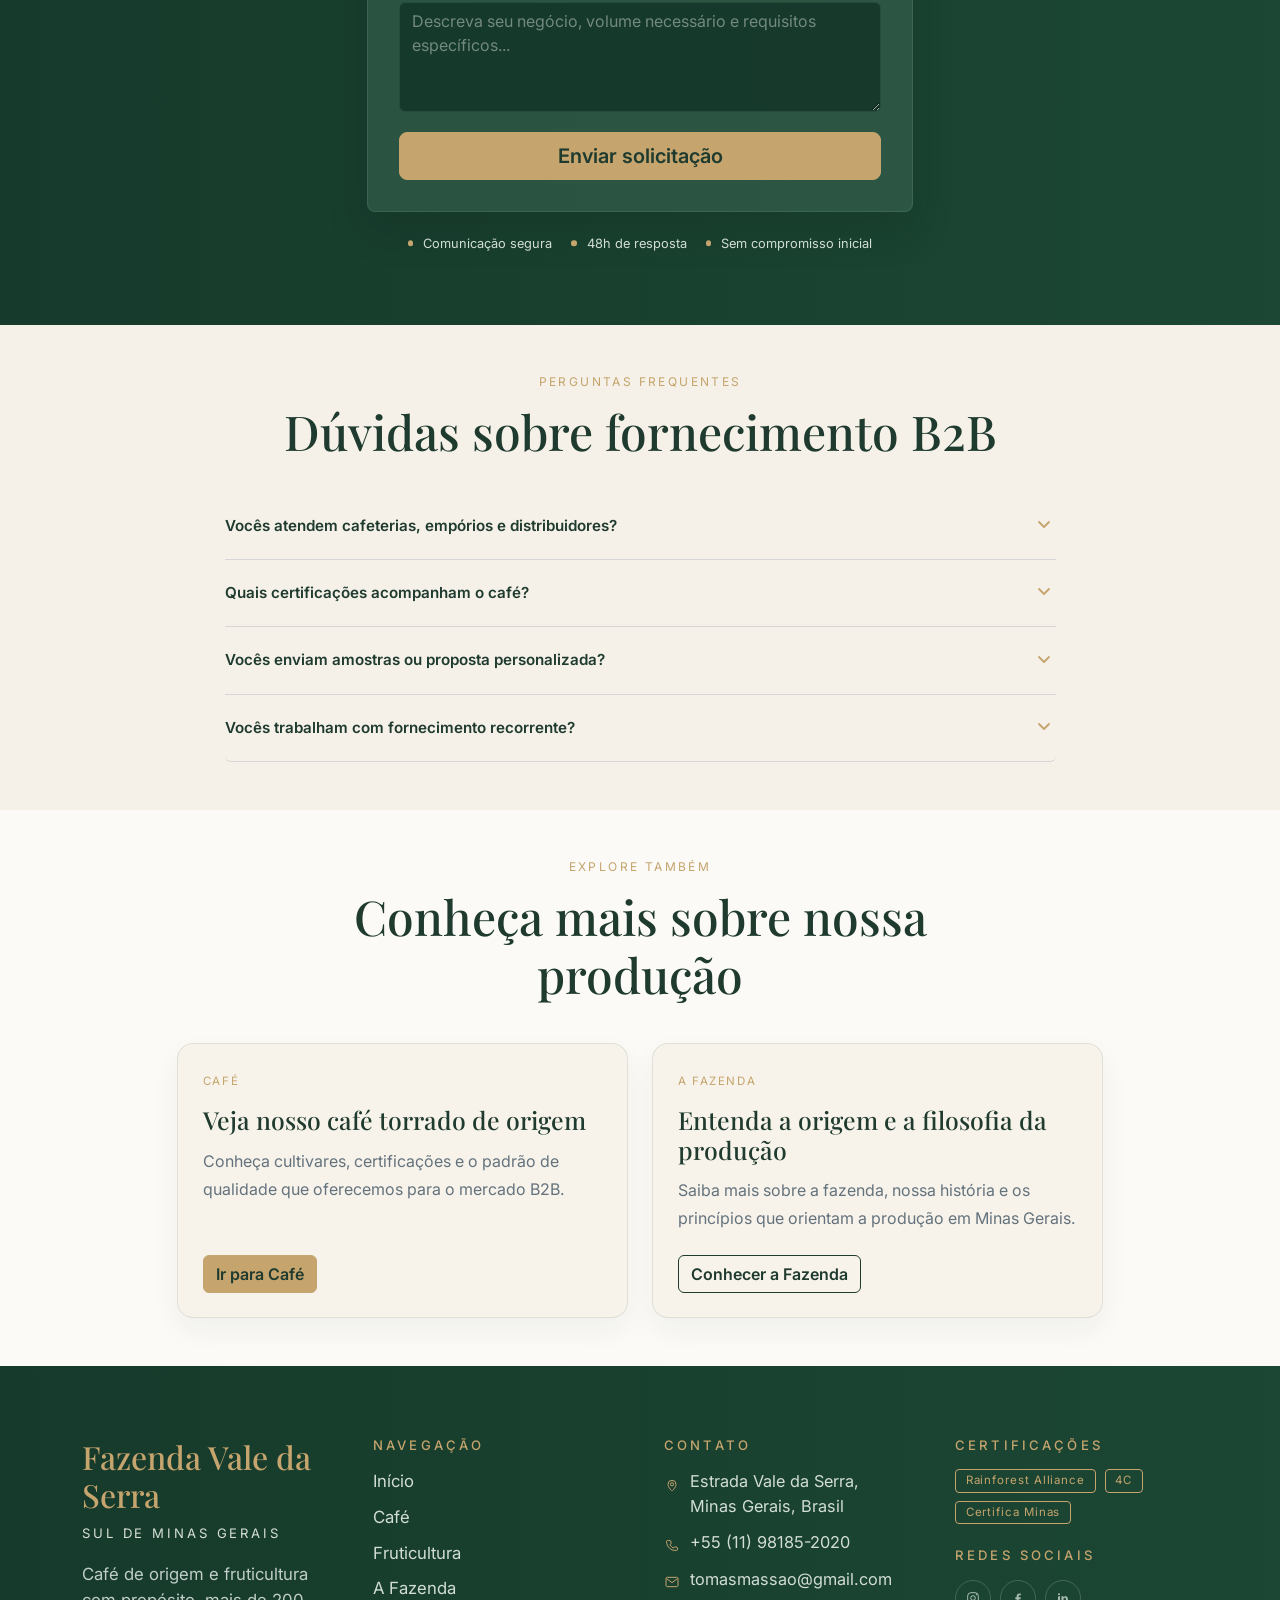
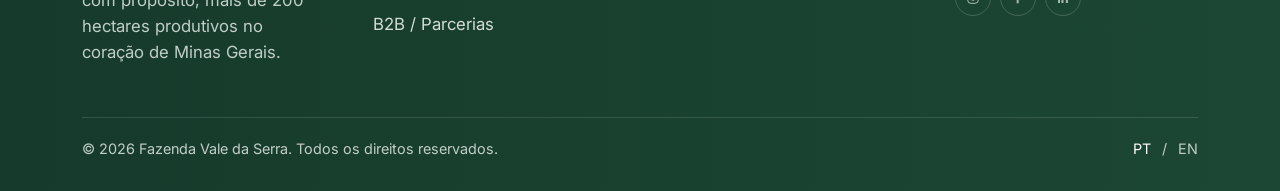
<file: pt/b2b/index.html>
<!doctype html>
<html lang="pt-BR">
<head>
  <meta charset="utf-8">
  <meta name="viewport" content="width=device-width, initial-scale=1">
  <title>Fornecedor de Café para Empresas e Cafeterias | Fazenda Vale da Serra</title>
  <meta name="description" content="Fornecedor de café para empresas, cafeterias, distribuidores e varejo, com fornecimento direto, rastreabilidade e certificações da Fazenda Vale da Serra.">
  <meta name="robots" content="index,follow,max-image-preview:large">
  <link rel="canonical" href="https://fazendavaledaserra.com.br/pt/b2b/">
  <link rel="alternate" hreflang="pt-BR" href="https://fazendavaledaserra.com.br/pt/b2b/">
  <link rel="alternate" hreflang="en" href="https://fazendavaledaserra.com.br/en/b2b/">
  <link rel="alternate" hreflang="x-default" href="https://fazendavaledaserra.com.br/pt/b2b/">
  <meta property="og:type" content="website">
  <meta property="og:site_name" content="Fazenda Vale da Serra">
  <meta property="og:locale" content="pt_BR">
  <meta property="og:title" content="Fornecedor de Café para Empresas e Cafeterias | Fazenda Vale da Serra">
  <meta property="og:description" content="Fornecedor de café para empresas, cafeterias, distribuidores e varejo, com fornecimento direto, rastreabilidade e certificações da Fazenda Vale da Serra.">
  <meta property="og:url" content="https://fazendavaledaserra.com.br/pt/b2b/">
  <meta property="og:image" content="https://fazendavaledaserra.com.br/assets/img/visaoCafe.webp">
  <meta name="twitter:card" content="summary_large_image">
  <meta name="twitter:title" content="Fornecedor de Café para Empresas e Cafeterias | Fazenda Vale da Serra">
  <meta name="twitter:description" content="Fornecedor de café para empresas, cafeterias, distribuidores e varejo, com fornecimento direto, rastreabilidade e certificações da Fazenda Vale da Serra.">
  <meta name="twitter:image" content="https://fazendavaledaserra.com.br/assets/img/visaoCafe.webp">
  <script type="application/ld+json">
    {"@context":"https://schema.org","@type":"WebPage","name":"Fornecedor de Café para Empresas e Cafeterias | Fazenda Vale da Serra","url":"https://fazendavaledaserra.com.br/pt/b2b/","description":"Fornecedor de café para empresas, cafeterias, distribuidores e varejo, com fornecimento direto, rastreabilidade e certificações da Fazenda Vale da Serra.","inLanguage":"pt-BR","isPartOf":{"@type":"WebSite","name":"Fazenda Vale da Serra","url":"https://fazendavaledaserra.com.br/pt/"},"about":{"@type":"Organization","name":"Fazenda Vale da Serra","url":"https://fazendavaledaserra.com.br/"}} 
  </script>
  <script type="application/ld+json">
    {"@context":"https://schema.org","@type":"BreadcrumbList","itemListElement":[{"@type":"ListItem","position":1,"name":"Início","item":"https://fazendavaledaserra.com.br/pt/"},{"@type":"ListItem","position":2,"name":"B2B","item":"https://fazendavaledaserra.com.br/pt/b2b/"}]}
  </script>
  <link rel="preconnect" href="https://fonts.googleapis.com">
  <link rel="preconnect" href="https://fonts.gstatic.com" crossorigin>
  <link href="https://fonts.googleapis.com/css2?family=Playfair+Display:wght@400;500;600;700&family=Inter:wght@300;400;500;600;700&display=swap" rel="stylesheet">
  <link href="https://cdn.jsdelivr.net/npm/bootstrap@5.3.3/dist/css/bootstrap.min.css" rel="stylesheet">
  <link href="/assets/css/styles.css" rel="stylesheet">
</head>
<body>

<nav class="navbar navbar-expand-lg navbar-fvs fixed-top">
  <div class="container">
    <a class="navbar-brand" href="/pt/">
      <img src="/assets/img/logoVerde.svg" alt="Fazenda Vale da Serra" class="img-fluid rounded" height="120" width="120">
    </a>
    <button
      class="navbar-toggler border-0 d-lg-none"
      type="button"
      data-bs-toggle="offcanvas"
      data-bs-target="#mobileMenu"
      aria-controls="mobileMenu"
      aria-label="Toggle navigation"
    >
      <span class="navbar-toggler-icon"></span>
    </button>
    <div
      class="offcanvas offcanvas-end background_color_svg d-lg-none"
      tabindex="-1"
      id="mobileMenu"
      aria-labelledby="mobileMenuLabel"
    >
      <div class="offcanvas-header">
        <h5 class="offcanvas-title" id="mobileMenuLabel">Menu</h5>
        <button
          type="button"
          class="btn-close btn-close-white"
          data-bs-dismiss="offcanvas"
          aria-label="Close"
        ></button>
      </div>
      <div class="offcanvas-body d-flex flex-column">
        <ul class="navbar-nav gap-2">
          <li class="nav-item"><a class="nav-link " href="/pt/">Início</a></li>
          <li class="nav-item"><a class="nav-link " href="/pt/cafe/">Café</a></li>
          <li class="nav-item"><a class="nav-link " href="/pt/fruticultura/">Fruticultura</a></li>
          <li class="nav-item"><a class="nav-link " href="/pt/a-fazenda/">A Fazenda</a></li>
          <li class="nav-item"><a class="nav-link active" href="/pt/b2b/">B2B</a></li>
        </ul>
        <div class="mt-4">
          <div class="lang-switch" role="group" aria-label="Language switch">
            <a class="lang-switch__item is-active" aria-current="page" href="/pt/b2b/">PT</a>
            <a class="lang-switch__item" href="/en/b2b/">EN</a>
          </div>
        </div>
        <div class="mt-4">
          <a class="btn btn_color w-100 fw-semibold" href="#form">Solicitar Orçamento</a>
        </div>
      </div>
    </div>
    <div class="collapse navbar-collapse d-none d-lg-flex" id="navMain">
      <ul class="navbar-nav ms-auto mb-2 mb-lg-0 gap-lg-2">
        <li class="nav-item"><a class="nav-link " href="/pt/">Início</a></li>
        <li class="nav-item"><a class="nav-link " href="/pt/cafe/">Café</a></li>
        <li class="nav-item"><a class="nav-link " href="/pt/fruticultura/">Fruticultura</a></li>
        <li class="nav-item"><a class="nav-link " href="/pt/a-fazenda/">A Fazenda</a></li>
        <li class="nav-item"><a class="nav-link active" href="/pt/b2b/">B2B</a></li>
        <li class="nav-item d-lg-flex align-items-center">
          <div class="lang-switch ms-lg-2" role="group" aria-label="Language switch">
            <a class="lang-switch__item is-active" aria-current="page" href="/pt/b2b/">PT</a>
            <a class="lang-switch__item" href="/en/b2b/">EN</a>
          </div>
        </li>
        <li class="nav-item d-lg-flex align-items-center">
          <a class="btn btn-fvs ms-lg-2" href="#form">Solicitar Orçamento</a>
        </li>
      </ul>
    </div>
  </div>
</nav>
<div style="height: 93px;"></div>

<header 
  class="hero py-5"
  style="background: linear-gradient(rgba(0,0,0,0.666), rgba(0,0,0,0.666)),
                      url(https://images.unsplash.com/photo-1770565356338-7bf46fabe8c5?crop=entropy&cs=tinysrgb&fit=max&fm=jpg&ixid=M3w3Nzg4Nzd8MHwxfHNlYXJjaHwxfHxzcGVjaWFsdHklMjBjb2ZmZWUlMjBzaG9wJTIwYmFyaXN0YSUyMGVzcHJlc3NvfGVufDF8fHx8MTc3MjYzMTg2Nnww&ixlib=rb-4.1.0&q=80&w=1080);
    background-size: cover;
    background-position: center;
    min-height: 80vh;
  ">
  <div class="container py-4 py-lg-5">
    <div class="row justify-content-center mb-2">
      <div class="col-lg-8 text-center mb-4">
        <span class="title_beginnin">B2B</span>
        <h2 class="mb-4 title_second text-white">Venda direta para <span style="color: var(--fvs-gold);">empresas</span></h2>
        <p class="text-white">Café torrado com origem, padrão e certificações — com atendimento comercial direto.</p>
        <a class="btn btn-fvs btn-lg mt-2" href="#form">Solicitar Orçamento</a>
      </div>
    </div>
  </div>
</header>

<section class="b2b-highlight-bar" aria-label="Destaques comerciais">
  <div class="container">
    <div class="b2b-highlight-bar__items">
      <span>200+ hectares produtivos</span>
      <span>18+ anos de experiência</span>
      <span>Certificações reconhecidas</span>
      <span>Origem rastreável</span>
    </div>
  </div>
</section>

<section class="b2b-clients-section py-5">
  <div class="container py-lg-4">
    <div class="row justify-content-center">
      <div class="col-lg-7 text-center mb-5">
        <span class="title_beginnin">NOSSOS CLIENTES</span>
        <h2 class="title_second mb-3">Quem atendemos</h2>
      </div>
    </div>
    <div class="row g-4 justify-content-center">
      <div class="col-md-6 col-xl-3 d-flex">
        <article class="b2b-client-card w-100">
          <span class="b2b-client-card__icon" aria-hidden="true">
            <svg viewBox="0 0 24 24" fill="none">
              <path d="M12 3 5 7v10l7 4 7-4V7l-7-4Z" stroke="currentColor" stroke-width="1.5" stroke-linejoin="round"/>
              <path d="m5 7 7 4 7-4M12 11v10" stroke="currentColor" stroke-width="1.5" stroke-linecap="round" stroke-linejoin="round"/>
            </svg>
          </span>
          <h3 class="b2b-client-card__title">Distribuidores</h3>
          <p class="b2b-client-card__text">Fornecimento confiável com constância de padrão, rastreabilidade e documentação para operação em escala.</p>
        </article>
      </div>
      <div class="col-md-6 col-xl-3 d-flex">
        <article class="b2b-client-card w-100">
          <span class="b2b-client-card__icon" aria-hidden="true">
            <svg viewBox="0 0 24 24" fill="none">
              <rect x="6" y="5" width="12" height="14" rx="2" stroke="currentColor" stroke-width="1.5"/>
              <path d="M9 3.8h6M9 9.5h6M9 13h4" stroke="currentColor" stroke-width="1.5" stroke-linecap="round"/>
            </svg>
          </span>
          <h3 class="b2b-client-card__title">Varejo e empórios</h3>
          <p class="b2b-client-card__text">Café de origem com posicionamento premium para lojas, empórios e marcas que valorizam procedência.</p>
        </article>
      </div>
      <div class="col-md-6 col-xl-3 d-flex">
        <article class="b2b-client-card w-100">
          <span class="b2b-client-card__icon" aria-hidden="true">
            <svg viewBox="0 0 24 24" fill="none">
              <path d="M7 9h8a3 3 0 1 1 0 6H8.5A3.5 3.5 0 0 1 5 11.5V7.8A1.8 1.8 0 0 1 6.8 6h5.4A1.8 1.8 0 0 1 14 7.8V9" stroke="currentColor" stroke-width="1.5" stroke-linecap="round" stroke-linejoin="round"/>
              <path d="M9 3.8v2.3M12 3.8v2.3" stroke="currentColor" stroke-width="1.5" stroke-linecap="round"/>
            </svg>
          </span>
          <h3 class="b2b-client-card__title">Cafeterias</h3>
          <p class="b2b-client-card__text">Perfil de torra e fornecimento estável para cafeterias que precisam de regularidade no espresso e nos métodos.</p>
        </article>
      </div>
      <div class="col-md-6 col-xl-3 d-flex">
        <article class="b2b-client-card w-100">
          <span class="b2b-client-card__icon" aria-hidden="true">
            <svg viewBox="0 0 24 24" fill="none">
              <path d="M16.5 18v-1.2A3.3 3.3 0 0 0 13.2 13.5h-2.4a3.3 3.3 0 0 0-3.3 3.3V18" stroke="currentColor" stroke-width="1.5" stroke-linecap="round"/>
              <circle cx="12" cy="8.3" r="3.3" stroke="currentColor" stroke-width="1.5"/>
              <path d="M18.2 18v-1a2.7 2.7 0 0 0-2.1-2.6M5.8 18v-1a2.7 2.7 0 0 1 2.1-2.6" stroke="currentColor" stroke-width="1.5" stroke-linecap="round"/>
            </svg>
          </span>
          <h3 class="b2b-client-card__title">Parcerias comerciais</h3>
          <p class="b2b-client-card__text">Relacionamentos de longo prazo com flexibilidade comercial, acompanhamento próximo e planejamento recorrente.</p>
        </article>
      </div>
    </div>
  </div>
</section>

<section class="b2b-process-section py-5 section-beige">
  <div class="container py-lg-4">
    <div class="row justify-content-center">
      <div class="col-lg-7 text-center mb-5">
        <span class="title_beginnin">PROCESSO DE PARCERIA</span>
        <h2 class="title_second mb-3">Como funciona</h2>
      </div>
    </div>
    <div class="b2b-process">
      <div class="b2b-process__line" aria-hidden="true"></div>
      <article class="b2b-process-step">
        <span class="b2b-process-step__number">01</span>
        <h3 class="b2b-process-step__title">Envie sua necessidade</h3>
        <p class="b2b-process-step__text">Preencha o formulário B2B com empresa, volume estimado e perfil de operação.</p>
      </article>
      <article class="b2b-process-step">
        <span class="b2b-process-step__number">02</span>
        <h3 class="b2b-process-step__title">Receba uma proposta</h3>
        <p class="b2b-process-step__text">Nossa equipe comercial retorna com disponibilidade, padrão de produto e condições.</p>
      </article>
      <article class="b2b-process-step">
        <span class="b2b-process-step__number">03</span>
        <h3 class="b2b-process-step__title">Alinhe recorrência e entrega</h3>
        <p class="b2b-process-step__text">Definimos frequência, volumes, logística e detalhes para atender sua operação com consistência.</p>
      </article>
      <article class="b2b-process-step">
        <span class="b2b-process-step__number">04</span>
        <h3 class="b2b-process-step__title">Inicie a parceria</h3>
        <p class="b2b-process-step__text">Após a validação, o fornecimento passa a acontecer de forma contínua e organizada.</p>
      </article>
    </div>
  </div>
</section>

<section class="py-5"
    style="background: linear-gradient(rgba(0,0,0,0.666), rgba(0,0,0,0.666)), 
            url('/assets/img/visaoCafe.webp');
    background-size: cover;
    background-position: center;
  ">
  <div class="col-lg-5 mx-auto text-center">
    <div class="card-body p-4">
      <div class="h5 font-serif text_b2b">Pronto para iniciar uma parceria?</div>
      <a class="btn btn-fvs" href="#form">Ir para B2B</a>
    </div>
  </div>
</section>

<section class="py-5">
  <div class="container py-lg-4">
    <div class="row justify-content-center">
      <div class="col-lg-7 text-center mb-5">
        <span class="title_beginnin">QUALIDADE VERIFICADA</span>
        <h2 class="title_second mb-3">Nossas Certificações</h2>
        <p class="text-secondary mb-0">Cada lote é apoiado por certificações reconhecidas internacionalmente, reforçando qualidade, sustentabilidade e rastreabilidade.</p>
      </div>
    </div>
    <div class="row g-4 justify-content-center">
      <div class="col-md-4 col-lg-3 d-flex">
        <article class="farm-cert-card w-100 text-center">
          <span class="farm-cert-card__icon" aria-hidden="true">
            <svg viewBox="0 0 24 24" fill="none">
              <circle cx="12" cy="12" r="9" stroke="currentColor" stroke-width="1.5"></circle>
              <path d="m9.4 12.3 1.8 1.8 3.6-4.2" stroke="currentColor" stroke-width="1.5" stroke-linecap="round" stroke-linejoin="round"></path>
            </svg>
          </span>
          <h3 class="farm-cert-card__title">Rainforest Alliance</h3>
          <p class="farm-cert-card__text">Compromisso com práticas agrícolas responsáveis e conservação ambiental.</p>
        </article>
      </div>
      <div class="col-md-4 col-lg-3 d-flex">
        <article class="farm-cert-card farm-cert-card--featured w-100 text-center">
          <span class="farm-cert-card__icon" aria-hidden="true">
            <svg viewBox="0 0 24 24" fill="none">
              <circle cx="12" cy="12" r="9" stroke="currentColor" stroke-width="1.5"></circle>
              <path d="M12 7v10" stroke="currentColor" stroke-width="1.5" stroke-linecap="round"></path>
              <path d="M9 10.5c0-1.2 1.3-2.1 3-2.1s3 .9 3 2.1-1.3 2.1-3 2.1-3 .9-3 2.1 1.3 2.1 3 2.1 3-.9 3-2.1" stroke="currentColor" stroke-width="1.5" stroke-linecap="round"></path>
            </svg>
          </span>
          <h3 class="farm-cert-card__title">4C</h3>
          <p class="farm-cert-card__text">Referência internacional para produção responsável e transparência na cadeia do café.</p>
        </article>
      </div>
      <div class="col-md-4 col-lg-3 d-flex">
        <article class="farm-cert-card w-100 text-center">
          <span class="farm-cert-card__icon" aria-hidden="true">
            <svg viewBox="0 0 24 24" fill="none">
              <circle cx="12" cy="12" r="9" stroke="currentColor" stroke-width="1.5"></circle>
              <path d="M8.5 12.5 11 15l4.5-6" stroke="currentColor" stroke-width="1.5" stroke-linecap="round" stroke-linejoin="round"></path>
            </svg>
          </span>
          <h3 class="farm-cert-card__title">Certifica Minas</h3>
          <p class="farm-cert-card__text">Selo estadual que reforça controle produtivo, rastreabilidade e boas práticas agrícolas.</p>
        </article>
      </div>
    </div>
  </div>
</section>

<section id="form" class="farm-request-section py-5">
  <div class="container py-lg-4">
    <div class="row justify-content-center">
      <div class="col-lg-8 text-center mb-4">
        <span class="title_beginnin">INICIE SUA PARCERIA</span>
        <h2 class="farm-request-section__title">Envie sua solicitação</h2>
        <p class="farm-request-section__text">Nossa equipe responde em até 48 horas úteis com uma proposta alinhada ao seu perfil.</p>
      </div>
    </div>
    <div class="row justify-content-center">
      <div class="col-lg-6">
        <div class="farm-request-card">
          <div class="card-body p-4 form-wrapper">
            <form data-b2b-form data-form-source="pt-b2b-page">
              <div class="row g-3">
                <div class="form-honeypot" aria-hidden="true">
                  <label for="pt-b2b-website">Nao preencha este campo</label>
                  <input id="pt-b2b-website" name="website" type="text" tabindex="-1" autocomplete="off">
                </div>
                <input name="started_at" type="hidden" value="">
                <div class="col-md-6"><label class="form-label">Empresa</label><input name="company" class="form-control" placeholder="Nome da empresa" required></div>
                <div class="col-md-6"><label class="form-label">País / Região</label><input name="country_region" class="form-control" placeholder="País / Região" required></div>
                <div class="col-md-6"><label class="form-label">Volume mensal</label><input name="monthly_volume" class="form-control" placeholder="Ex.: 1.000 kg/mês" required></div>
                <div class="col-md-6"><label class="form-label">Email</label><input name="email" type="email" class="form-control" placeholder="contato@empresa.com" required></div>
                <div class="col-12"><label class="form-label">Mensagem</label><textarea name="message" class="form-control" rows="4" placeholder="Descreva seu negócio, volume necessário e requisitos específicos..."></textarea></div>
                <div class="col-12"><button class="btn btn-fvs btn-lg w-100" type="submit">Enviar solicitação</button></div>
              </div>
            </form>
          </div>
          <div class="card-body p-4 form-success">
            <div class="h4 font-serif mb-2">Solicitação recebida!</div>
            <p class="text-secondary mb-0">Obrigado. Em breve retornaremos com uma proposta personalizada.</p>
          </div>
        </div>
      </div>
    </div>
    <div class="farm-request-meta">
      <span>Comunicação segura</span>
      <span>48h de resposta</span>
      <span>Sem compromisso inicial</span>
    </div>
  </div>
</section>

<section class="py-5 section-beige">
  <div class="container">
    <div class="row justify-content-center mb-2">
      <div class="col-lg-8 text-center">
        <span class="title_beginnin">PERGUNTAS FREQUENTES</span>
        <h2 class="mb-4 title_second">Dúvidas sobre fornecimento B2B</h2>
      </div>
    </div>
    <div class="row justify-content-center">
      <div class="col-lg-9">
        <div class="accordion faq-minimal" id="faqAccordionB2bPt">
          <div class="accordion-item">
            <h2 class="accordion-header" id="faqB2bPtOne">
              <button class="accordion-button collapsed" type="button" data-bs-toggle="collapse" data-bs-target="#faqB2bPtCollapseOne" aria-expanded="false" aria-controls="faqB2bPtCollapseOne">
                <span class="accordion-ask">Vocês atendem cafeterias, empórios e distribuidores?</span>
              </button>
            </h2>
            <div id="faqB2bPtCollapseOne" class="accordion-collapse collapse" aria-labelledby="faqB2bPtOne" data-bs-parent="#faqAccordionB2bPt">
              <p class="accordion-body">Sim. Atendemos cafeterias, varejo especializado, empórios, distribuidores e parceiros comerciais com fornecimento recorrente.</p>
            </div>
          </div>
          <div class="accordion-item">
            <h2 class="accordion-header" id="faqB2bPtTwo">
              <button class="accordion-button collapsed" type="button" data-bs-toggle="collapse" data-bs-target="#faqB2bPtCollapseTwo" aria-expanded="false" aria-controls="faqB2bPtCollapseTwo">
                <span class="accordion-ask">Quais certificações acompanham o café?</span>
              </button>
            </h2>
            <div id="faqB2bPtCollapseTwo" class="accordion-collapse collapse" aria-labelledby="faqB2bPtTwo" data-bs-parent="#faqAccordionB2bPt">
              <p class="accordion-body">Trabalhamos com certificações reconhecidas como Rainforest Alliance, 4C e Certifica Minas, reforçando rastreabilidade e boas práticas.</p>
            </div>
          </div>
          <div class="accordion-item">
            <h2 class="accordion-header" id="faqB2bPtThree">
              <button class="accordion-button collapsed" type="button" data-bs-toggle="collapse" data-bs-target="#faqB2bPtCollapseThree" aria-expanded="false" aria-controls="faqB2bPtCollapseThree">
                <span class="accordion-ask">Vocês enviam amostras ou proposta personalizada?</span>
              </button>
            </h2>
            <div id="faqB2bPtCollapseThree" class="accordion-collapse collapse" aria-labelledby="faqB2bPtThree" data-bs-parent="#faqAccordionB2bPt">
              <p class="accordion-body">Sim. Avaliamos o perfil do cliente, o volume e o canal de venda para montar uma proposta comercial e, quando aplicável, alinhar amostras para avaliação.</p>
            </div>
          </div>
          <div class="accordion-item">
            <h2 class="accordion-header" id="faqB2bPtFour">
              <button class="accordion-button collapsed" type="button" data-bs-toggle="collapse" data-bs-target="#faqB2bPtCollapseFour" aria-expanded="false" aria-controls="faqB2bPtCollapseFour">
                <span class="accordion-ask">Vocês trabalham com fornecimento recorrente?</span>
              </button>
            </h2>
            <div id="faqB2bPtCollapseFour" class="accordion-collapse collapse" aria-labelledby="faqB2bPtFour" data-bs-parent="#faqAccordionB2bPt">
              <p class="accordion-body">Sim. Podemos estruturar recorrência, volumes e logística de acordo com a necessidade operacional do seu negócio.</p>
            </div>
          </div>
        </div>
      </div>
    </div>
  </div>
</section>

<section class="seo-links-section py-5">
  <div class="container">
    <div class="row justify-content-center mb-4">
      <div class="col-lg-8 text-center">
        <span class="title_beginnin">EXPLORE TAMBÉM</span>
        <h2 class="title_second mb-3">Conheça mais sobre nossa produção</h2>
      </div>
    </div>
    <div class="row g-4 justify-content-center">
      <div class="col-md-6 col-lg-5 d-flex">
        <article class="seo-link-card w-100">
          <span class="seo-link-card__kicker">CAFÉ</span>
          <h3 class="seo-link-card__title">Veja nosso café torrado de origem</h3>
          <p class="seo-link-card__text">Conheça cultivares, certificações e o padrão de qualidade que oferecemos para o mercado B2B.</p>
          <a class="btn btn-fvs" href="/pt/cafe/">Ir para Café</a>
        </article>
      </div>
      <div class="col-md-6 col-lg-5 d-flex">
        <article class="seo-link-card w-100">
          <span class="seo-link-card__kicker">A FAZENDA</span>
          <h3 class="seo-link-card__title">Entenda a origem e a filosofia da produção</h3>
          <p class="seo-link-card__text">Saiba mais sobre a fazenda, nossa história e os princípios que orientam a produção em Minas Gerais.</p>
          <a class="btn btn-outline-fvs" href="/pt/a-fazenda/">Conhecer a Fazenda</a>
        </article>
      </div>
    </div>
  </div>
</section>

<footer class="fvs-footer">
  <div class="container">
    <div class="row g-5">
      <div class="col-md-6 col-lg-3">
        <h3 class="fvs-footer__brand">Fazenda Vale da Serra</h3>
        <p class="fvs-footer__kicker">SUL DE MINAS GERAIS</p>
        <p class="fvs-footer__copy">
          Café de origem e fruticultura com propósito, mais de 200 hectares produtivos no coração de Minas Gerais.
        </p>
      </div>

      <div class="col-md-6 col-lg-3">
        <h4 class="fvs-footer__title">NAVEGAÇÃO</h4>
        <ul class="fvs-footer__list list-unstyled mb-0">
          <li><a href="/pt/">Início</a></li>
          <li><a href="/pt/cafe/">Café</a></li>
          <li><a href="/pt/fruticultura/">Fruticultura</a></li>
          <li><a href="/pt/a-fazenda/">A Fazenda</a></li>
          <li><a href="/pt/b2b/">B2B / Parcerias</a></li>
        </ul>
      </div>

      <div class="col-md-6 col-lg-3">
        <h4 class="fvs-footer__title">CONTATO</h4>
        <ul class="fvs-footer__contact list-unstyled mb-0">
          <li>
            <span class="fvs-footer__icon" aria-hidden="true">
              <svg viewBox="0 0 24 24" fill="none"><path d="M12 21s-6-5.2-6-10a6 6 0 1 1 12 0c0 4.8-6 10-6 10Z" stroke="currentColor" stroke-width="1.5"/><circle cx="12" cy="11" r="2.4" stroke="currentColor" stroke-width="1.5"/></svg>
            </span>
            <a href="https://maps.app.goo.gl/PUZVPhKuMMxm6dfy5">
              <span>Estrada Vale da Serra, Minas Gerais, Brasil</span>
            </a>
          </li>
          <li>
            <span class="fvs-footer__icon" aria-hidden="true">
              <svg viewBox="0 0 24 24" fill="none"><path d="M6.7 3.8h2.4c.4 0 .8.3.9.7l.8 3.1a1 1 0 0 1-.3 1l-1.6 1.4a13.5 13.5 0 0 0 5.2 5.1l1.4-1.6c.3-.3.7-.4 1-.3l3.1.8c.4.1.7.5.7.9v2.4c0 .6-.5 1.1-1.1 1.1C10.9 20.2 3.8 13.1 3.8 4.9c0-.6.5-1.1 1.1-1.1Z" stroke="currentColor" stroke-width="1.5"/></svg>
            </span>
            <a href="https://wa.me/5511981852020" target="_blank">+55 (11) 98185-2020</a>
          </li>
          <li>
            <span class="fvs-footer__icon" aria-hidden="true">
              <svg viewBox="0 0 24 24" fill="none"><rect x="3" y="5" width="18" height="14" rx="2" stroke="currentColor" stroke-width="1.5"/><path d="m4 7 8 6 8-6" stroke="currentColor" stroke-width="1.5"/></svg>
            </span>
            <a href="mailto:tomasmassao@gmail.com">tomasmassao@gmail.com</a>
          </li>
        </ul>
      </div>

      <div class="col-md-6 col-lg-3">
        <h4 class="fvs-footer__title">CERTIFICAÇÕES</h4>
        <div class="fvs-footer__badges">
          <span class="fvs-footer__badge">Rainforest Alliance</span>
          <span class="fvs-footer__badge">4C</span>
          <span class="fvs-footer__badge">Certifica Minas</span>
        </div>
        <h4 class="fvs-footer__title fvs-footer__social-title">REDES SOCIAIS</h4>
        <div class="fvs-footer__social">
          <a href="#" aria-label="Instagram" class="fvs-footer__social-link">
            <svg viewBox="0 0 24 24" fill="none"><rect x="4" y="4" width="16" height="16" rx="5" stroke="currentColor" stroke-width="1.5"/><circle cx="12" cy="12" r="3.5" stroke="currentColor" stroke-width="1.5"/><circle cx="17.2" cy="6.8" r="1" fill="currentColor"/></svg>
          </a>
          <a href="#" aria-label="Facebook" class="fvs-footer__social-link">
            <svg viewBox="0 0 24 24" fill="none"><path d="M14 8h2.2V5.2H14c-2.4 0-4 1.6-4 4v1.8H8v2.8h2v6h3v-6h2.7l.6-2.8H13V9.5c0-.9.5-1.5 1-1.5Z" fill="currentColor"/></svg>
          </a>
          <a href="#" aria-label="LinkedIn" class="fvs-footer__social-link">
            <svg viewBox="0 0 24 24" fill="none"><rect x="4.5" y="9.5" width="3" height="10" fill="currentColor"/><circle cx="6" cy="6.5" r="1.5" fill="currentColor"/><path d="M10 9.5h2.8v1.4h.1c.4-.8 1.4-1.7 2.9-1.7 3 0 3.6 2 3.6 4.6v5.7h-3v-5.1c0-1.2 0-2.8-1.7-2.8s-2 1.3-2 2.7v5.2h-3V9.5Z" fill="currentColor"/></svg>
          </a>
        </div>
      </div>
    </div>

    <div class="fvs-footer__bottom">
      <p class="mb-0">© 2026 Fazenda Vale da Serra. Todos os direitos reservados.</p>
      <div class="fvs-footer__lang">
        <a href="/pt/" aria-current="page">PT</a>
        <span>/</span>
        <a href="/en/">EN</a>
      </div>
    </div>
  </div>
</footer>

<script src="https://cdn.jsdelivr.net/npm/bootstrap@5.3.3/dist/js/bootstrap.bundle.min.js"></script>
<script src="/assets/js/form-config.js"></script>
<script src="/assets/js/main.js"></script>
<script type="application/ld+json">
  {"@context":"https://schema.org","@type":"FAQPage","mainEntity":[{"@type":"Question","name":"Vocês atendem cafeterias, empórios e distribuidores?","acceptedAnswer":{"@type":"Answer","text":"Sim. Atendemos cafeterias, varejo especializado, empórios, distribuidores e parceiros comerciais com fornecimento recorrente."}},{"@type":"Question","name":"Quais certificações acompanham o café?","acceptedAnswer":{"@type":"Answer","text":"Trabalhamos com certificações reconhecidas como Rainforest Alliance, 4C e Certifica Minas, reforçando rastreabilidade e boas práticas."}},{"@type":"Question","name":"Vocês enviam amostras ou proposta personalizada?","acceptedAnswer":{"@type":"Answer","text":"Sim. Avaliamos o perfil do cliente, o volume e o canal de venda para montar uma proposta comercial e, quando aplicável, alinhar amostras para avaliação."}},{"@type":"Question","name":"Vocês trabalham com fornecimento recorrente?","acceptedAnswer":{"@type":"Answer","text":"Sim. Podemos estruturar recorrência, volumes e logística de acordo com a necessidade operacional do seu negócio."}}]}
</script>
</body>
</html>
</file>
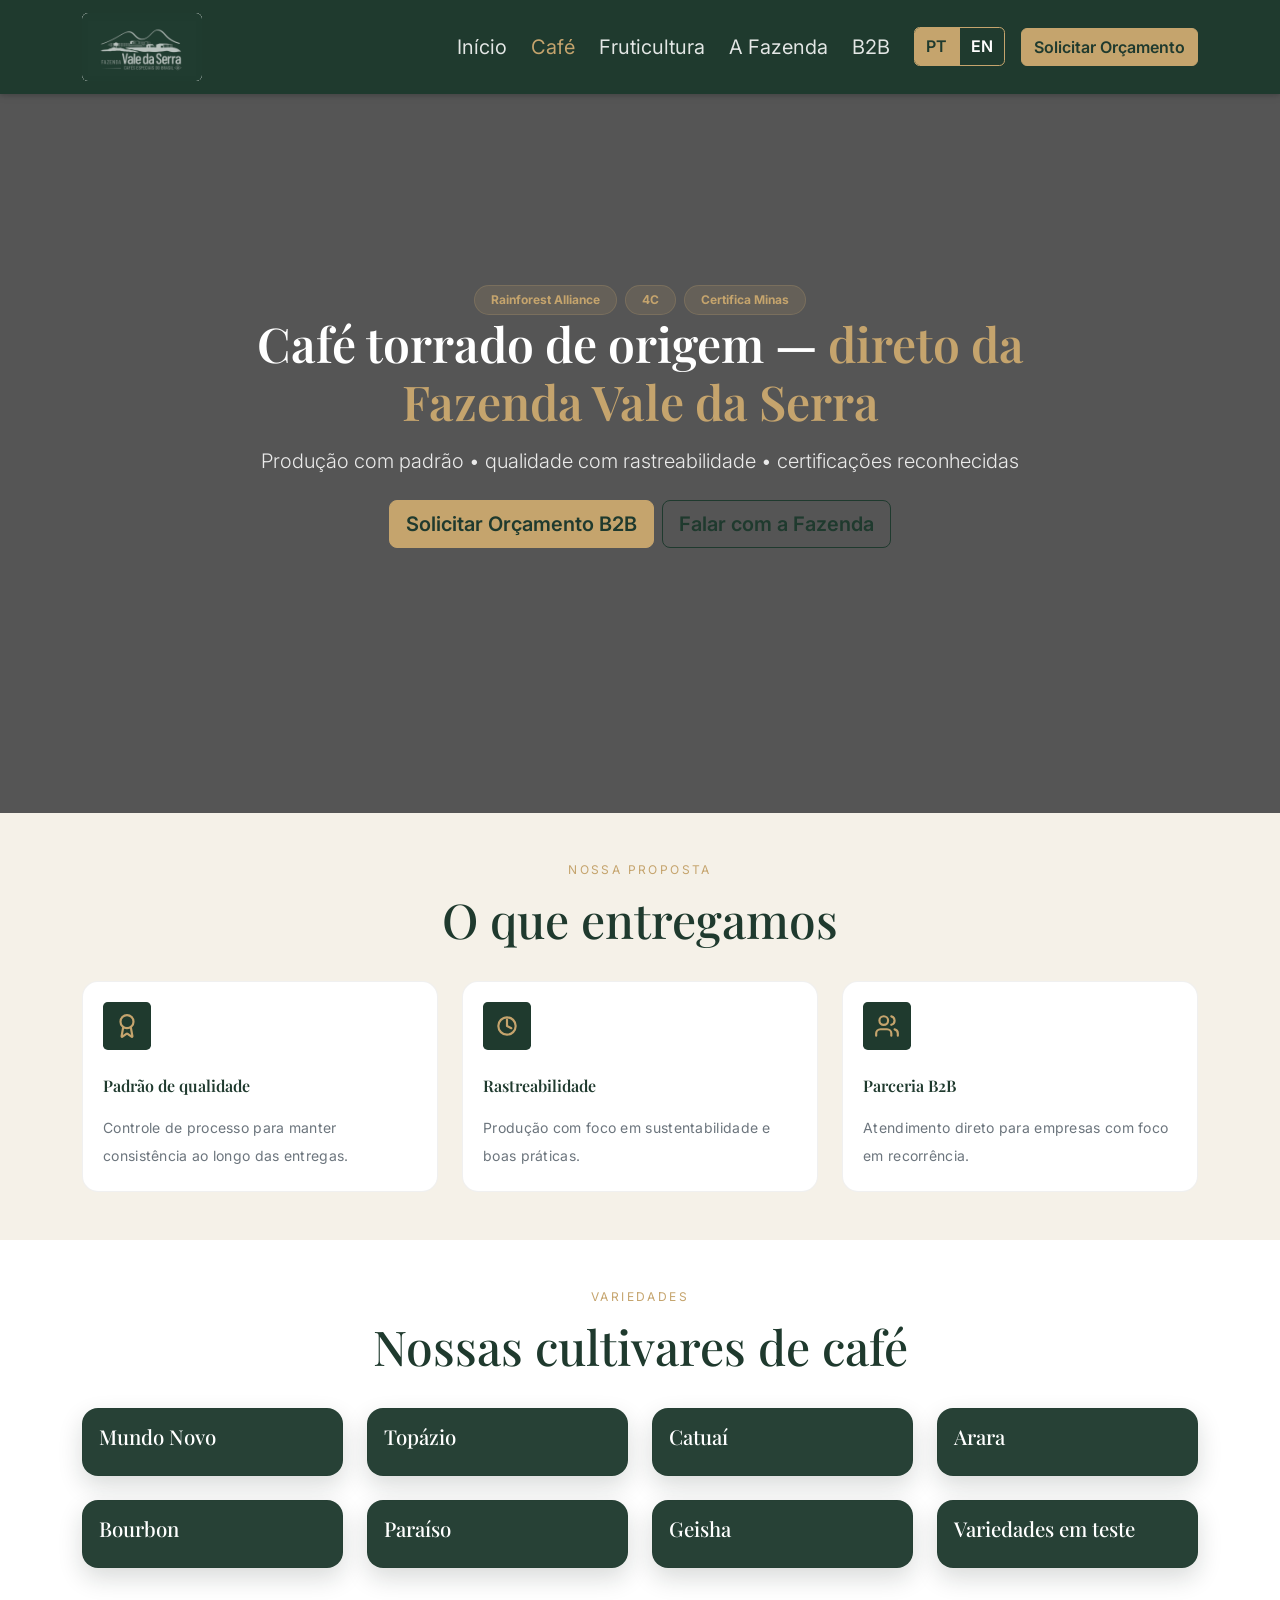
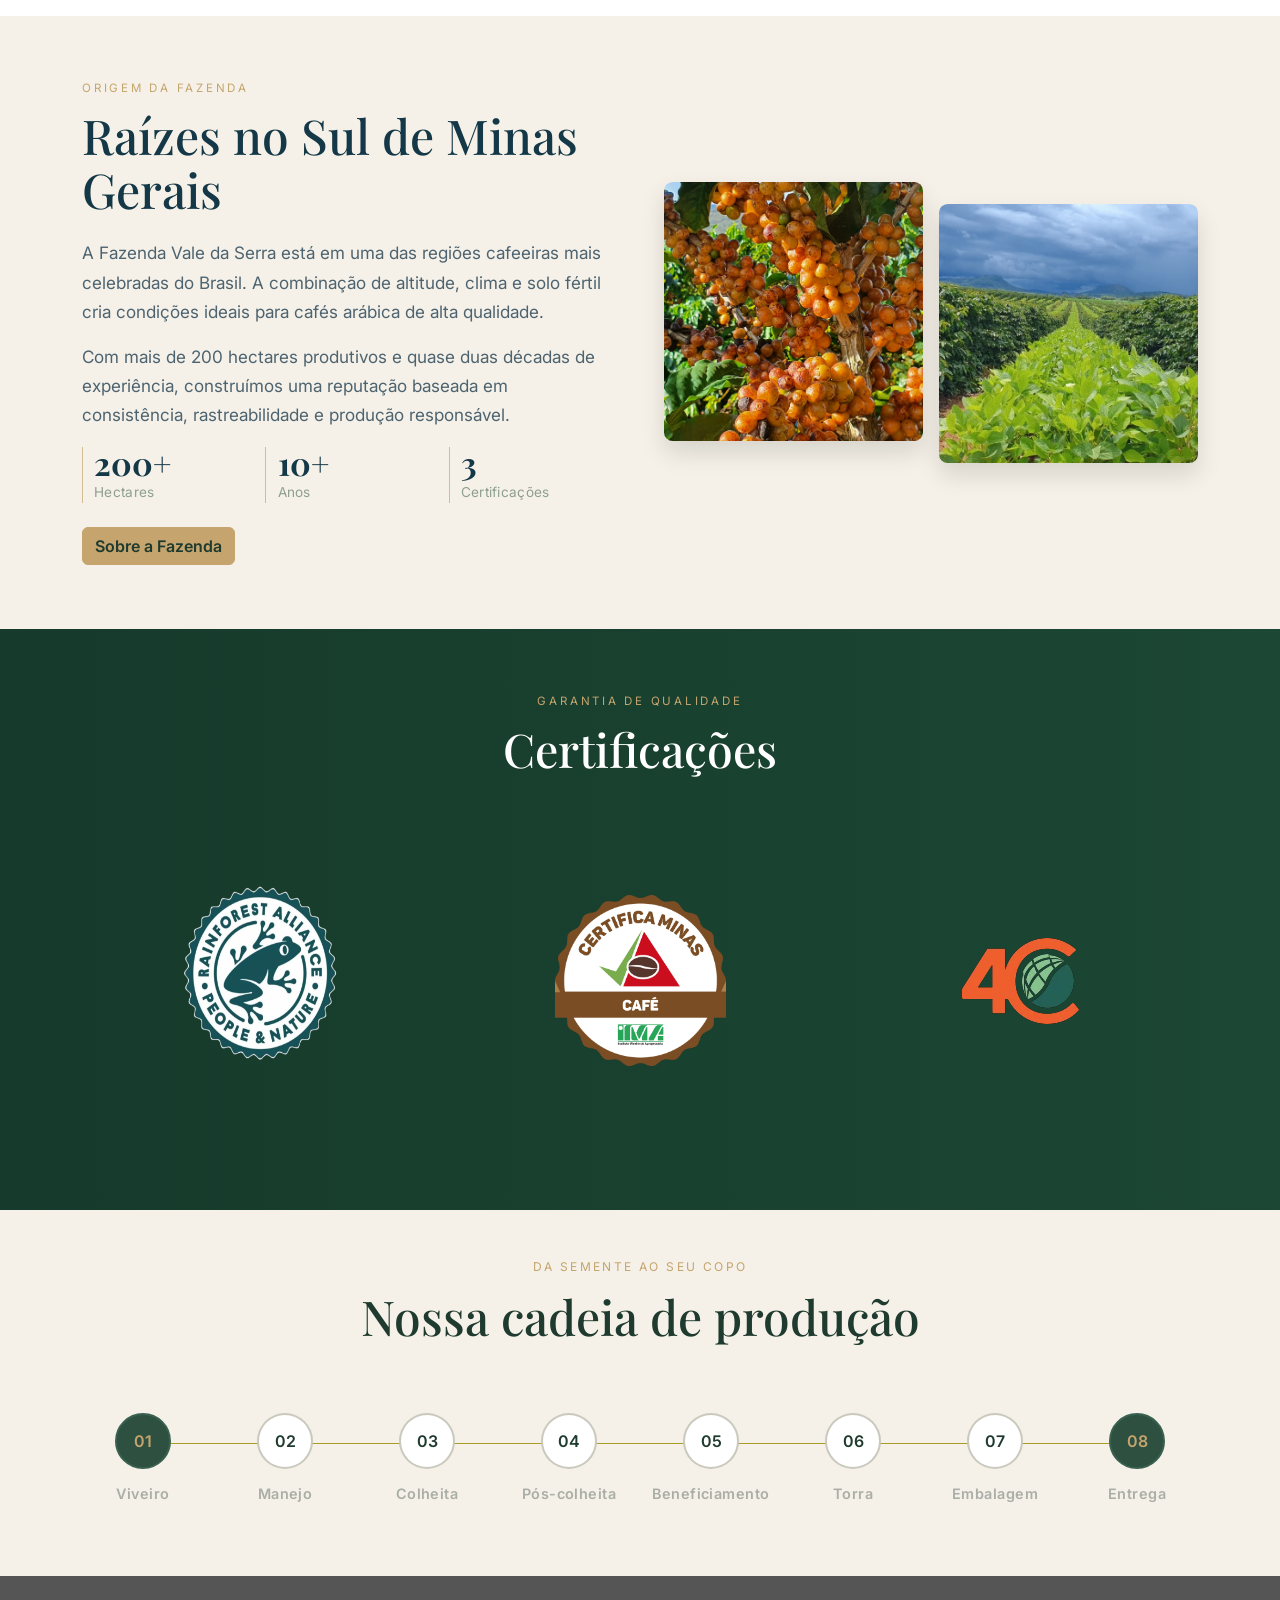
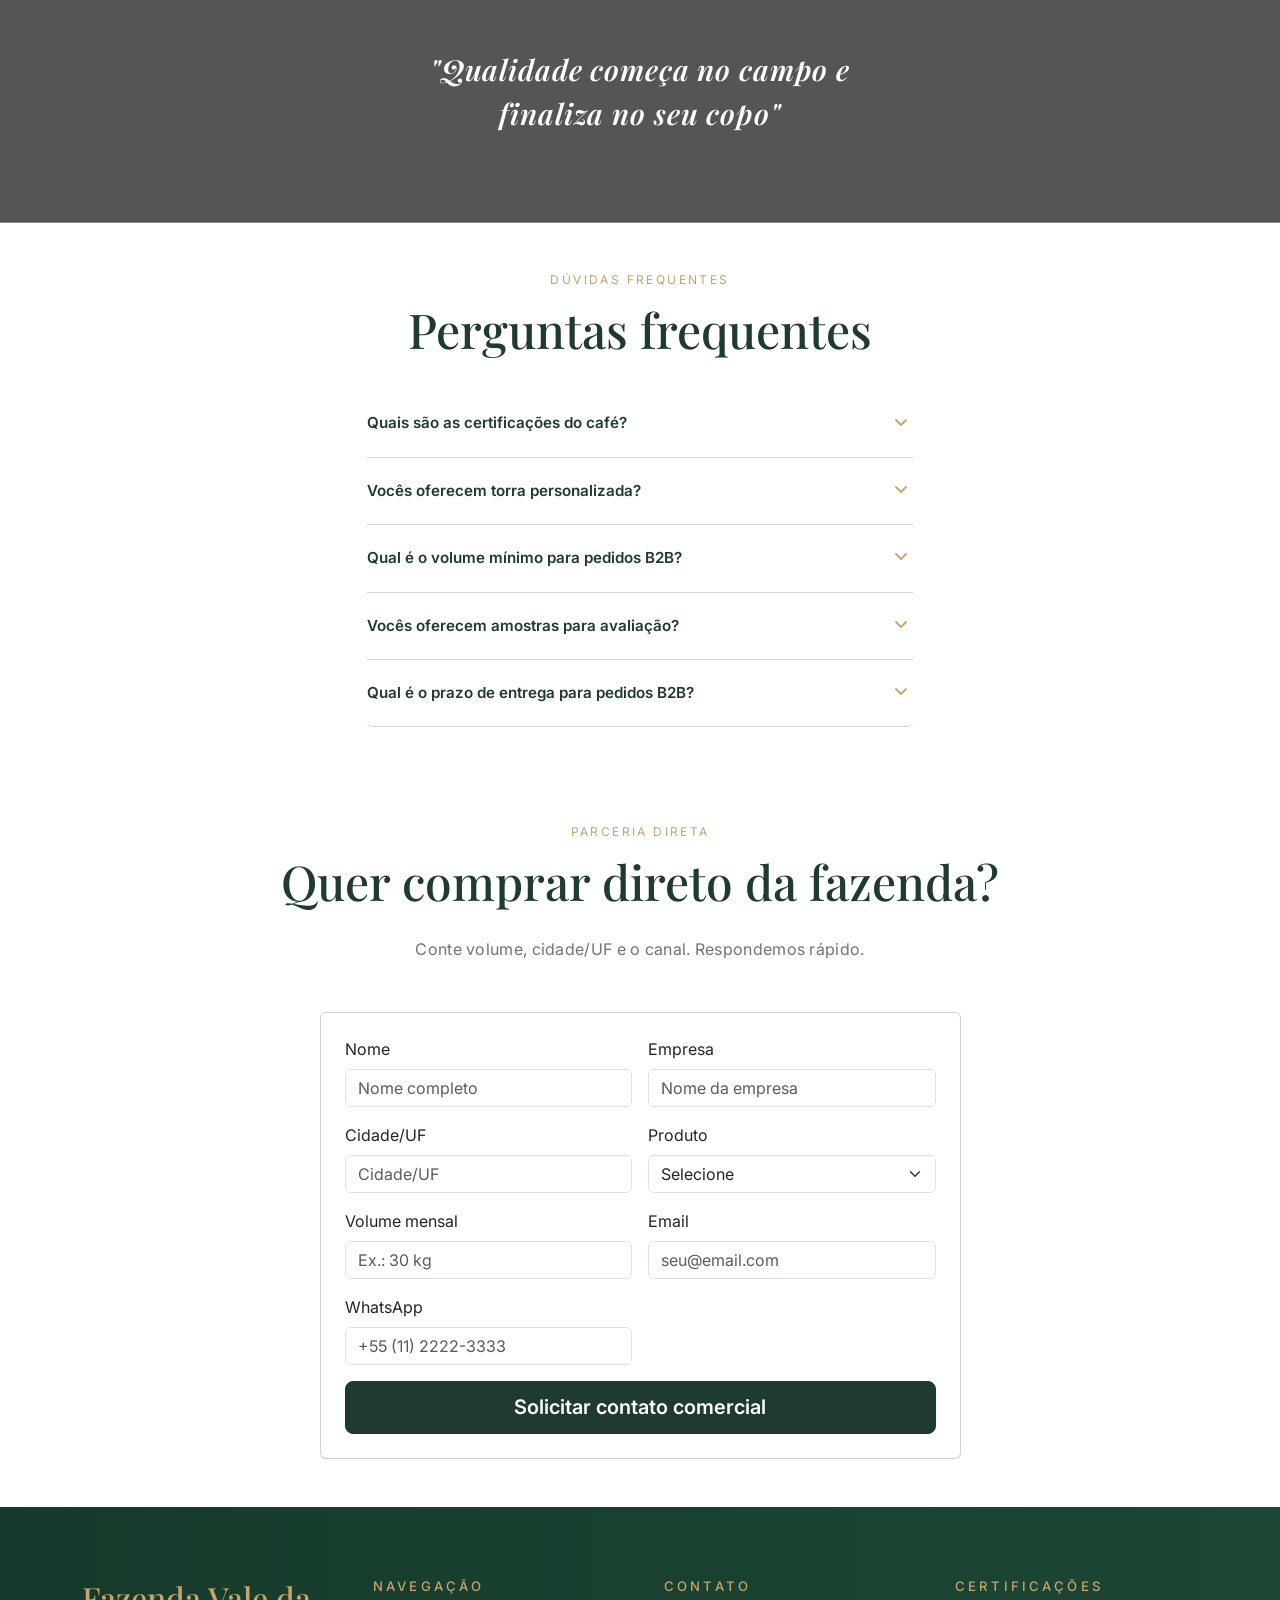
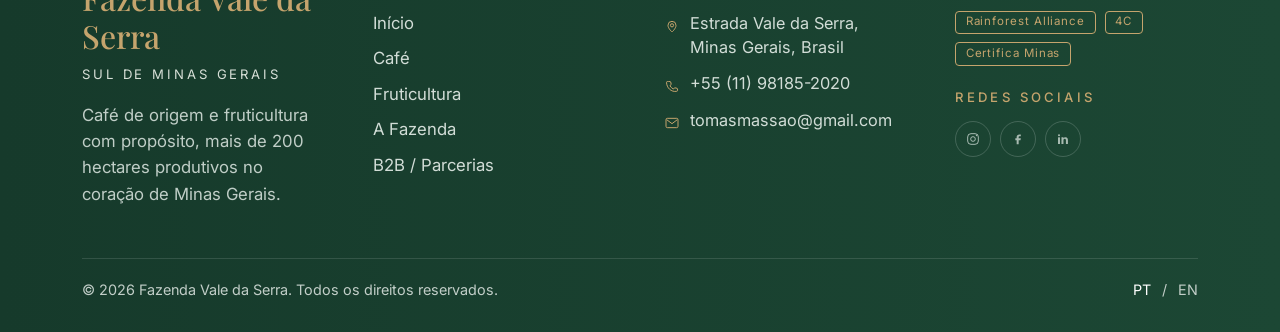
<file: pt/cafe/index.html>
<!doctype html>
<html lang="pt-BR">
<head>
  <meta charset="utf-8">
  <meta name="viewport" content="width=device-width, initial-scale=1">
  <title>Café Torrado de Origem com Certificações | Fazenda Vale da Serra</title>
  <meta name="description" content="Café torrado de origem com padrão, rastreabilidade e certificações como Rainforest Alliance, 4C e Certifica Minas, direto da Fazenda Vale da Serra.">
  <meta name="robots" content="index,follow,max-image-preview:large">
  <link rel="canonical" href="https://fazendavaledaserra.com.br/pt/cafe/">
  <link rel="alternate" hreflang="pt-BR" href="https://fazendavaledaserra.com.br/pt/cafe/">
  <link rel="alternate" hreflang="en" href="https://fazendavaledaserra.com.br/en/coffee/">
  <link rel="alternate" hreflang="x-default" href="https://fazendavaledaserra.com.br/pt/cafe/">
  <meta property="og:type" content="website">
  <meta property="og:site_name" content="Fazenda Vale da Serra">
  <meta property="og:locale" content="pt_BR">
  <meta property="og:title" content="Café Torrado de Origem com Certificações | Fazenda Vale da Serra">
  <meta property="og:description" content="Café torrado de origem com padrão, rastreabilidade e certificações como Rainforest Alliance, 4C e Certifica Minas, direto da Fazenda Vale da Serra.">
  <meta property="og:url" content="https://fazendavaledaserra.com.br/pt/cafe/">
  <meta property="og:image" content="https://fazendavaledaserra.com.br/assets/img/visaoCafe.webp">
  <meta name="twitter:card" content="summary_large_image">
  <meta name="twitter:title" content="Café Torrado de Origem com Certificações | Fazenda Vale da Serra">
  <meta name="twitter:description" content="Café torrado de origem com padrão, rastreabilidade e certificações como Rainforest Alliance, 4C e Certifica Minas, direto da Fazenda Vale da Serra.">
  <meta name="twitter:image" content="https://fazendavaledaserra.com.br/assets/img/visaoCafe.webp">
  <script type="application/ld+json">
    {"@context":"https://schema.org","@type":"WebPage","name":"Café Torrado de Origem com Certificações | Fazenda Vale da Serra","url":"https://fazendavaledaserra.com.br/pt/cafe/","description":"Café torrado de origem com padrão, rastreabilidade e certificações como Rainforest Alliance, 4C e Certifica Minas, direto da Fazenda Vale da Serra.","inLanguage":"pt-BR","isPartOf":{"@type":"WebSite","name":"Fazenda Vale da Serra","url":"https://fazendavaledaserra.com.br/pt/"},"about":{"@type":"Organization","name":"Fazenda Vale da Serra","url":"https://fazendavaledaserra.com.br/"}} 
  </script>
  <script type="application/ld+json">
    {"@context":"https://schema.org","@type":"BreadcrumbList","itemListElement":[{"@type":"ListItem","position":1,"name":"Início","item":"https://fazendavaledaserra.com.br/pt/"},{"@type":"ListItem","position":2,"name":"Café","item":"https://fazendavaledaserra.com.br/pt/cafe/"}]}
  </script>
  <link rel="preconnect" href="https://fonts.googleapis.com">
  <link rel="preconnect" href="https://fonts.gstatic.com" crossorigin>
  <link href="https://fonts.googleapis.com/css2?family=Playfair+Display:wght@400;500;600;700&family=Inter:wght@300;400;500;600;700&display=swap" rel="stylesheet">
  <link href="https://cdn.jsdelivr.net/npm/bootstrap@5.3.3/dist/css/bootstrap.min.css" rel="stylesheet">
  <link href="/assets/css/styles.css" rel="stylesheet">
</head>
<body>

<nav class="navbar navbar-expand-lg navbar-fvs fixed-top">
  <div class="container">
    <a class="navbar-brand" href="/pt/">
      <img src="/assets/img/logoVerde.svg" alt="Fazenda Vale da Serra" class="img-fluid rounded" height="120px" width="120px">
    </a>
    <button
      class="navbar-toggler border-0 d-lg-none"
      type="button"
      data-bs-toggle="offcanvas"
      data-bs-target="#mobileMenu"
      aria-controls="mobileMenu"
      aria-label="Toggle navigation"
    >
      <span class="navbar-toggler-icon"></span>
    </button>
    <div
      class="offcanvas offcanvas-end background_color_svg d-lg-none"
      tabindex="-1"
      id="mobileMenu"
      aria-labelledby="mobileMenuLabel"
    >
      <div class="offcanvas-header">
        <h5 class="offcanvas-title" id="mobileMenuLabel">Menu</h5>
        <button
          type="button"
          class="btn-close btn-close-white"
          data-bs-dismiss="offcanvas"
          aria-label="Close"
        ></button>
      </div>
      <div class="offcanvas-body d-flex flex-column">
        <ul class="navbar-nav gap-2">
          <li class="nav-item"><a class="nav-link " href="/pt/">Início</a></li>
          <li class="nav-item"><a class="nav-link active" href="/pt/cafe/">Café</a></li>
          <li class="nav-item"><a class="nav-link " href="/pt/fruticultura/">Fruticultura</a></li>
          <li class="nav-item"><a class="nav-link " href="/pt/a-fazenda/">A Fazenda</a></li>
          <li class="nav-item"><a class="nav-link " href="/pt/b2b/">B2B</a></li>
        </ul>
        <div class="mt-4">
          <div class="lang-switch" role="group" aria-label="Language switch">
            <a class="lang-switch__item is-active" aria-current="page" href="/pt/cafe/">PT</a>
            <a class="lang-switch__item" href="/en/coffee/">EN</a>
          </div>
        </div>
        <div class="mt-4">
          <a class="btn btn_color w-100 fw-semibold" href="/pt/b2b/">Solicitar Orçamento</a>
        </div>
      </div>
    </div>

    <!-- Desktop Navigation -->
    <div class="collapse navbar-collapse d-none d-lg-flex" id="navMain">
      <ul class="navbar-nav ms-auto mb-2 mb-lg-0 gap-lg-2">
        <li class="nav-item"><a class="nav-link " href="/pt/">Início</a></li>
        <li class="nav-item"><a class="nav-link active" href="/pt/cafe/">Café</a></li>
        <li class="nav-item"><a class="nav-link " href="/pt/fruticultura/">Fruticultura</a></li>
        <li class="nav-item"><a class="nav-link " href="/pt/a-fazenda/">A Fazenda</a></li>
        <li class="nav-item"><a class="nav-link " href="/pt/b2b/">B2B</a></li>
        <li class="nav-item d-lg-flex align-items-center">
          <div class="lang-switch ms-lg-2" role="group" aria-label="Language switch">
            <a class="lang-switch__item is-active" aria-current="page" href="/pt/cafe/">PT</a>
            <a class="lang-switch__item" href="/en/coffee/">EN</a>
          </div>
        </li>
        <li class="nav-item d-lg-flex align-items-center">
          <a class="btn btn-fvs ms-lg-2" href="/pt/b2b/">Solicitar Orçamento</a>
        </li>
      </ul>
    </div>
  </div>
</nav>
<div style="height: 93px;"></div>
<!-- Hero Section -->
<header
  class="hero py-5" 
  style="background: linear-gradient(rgba(0,0,0,0.666), rgba(0,0,0,0.666)),
                      url('https://images.unsplash.com/photo-1712636995182-b3ef153b35c3?auto=format&fit=crop&w=1600&q=80');
    background-size: cover;
    background-position: center;
    min-height: 80vh;
  ">
  <div class="container py-4 py-lg-5">
    <div class="row justify-content-center g-4 mt-5">
      <div class="col-lg-10 text-center">
        <div class="d-flex gap-2 flex-wrap justify-content-center mt-4">
          <span class="badge rounded-pill badge-cert px-3 py-2">Rainforest Alliance</span>
          <span class="badge rounded-pill badge-cert px-3 py-2">4C</span>
          <span class="badge rounded-pill badge-cert px-3 py-2">Certifica Minas</span>
        </div>
        <h1 class="display-5 fw-semibold">Café torrado de origem — <span style="color:var(--fvs-gold);">direto da Fazenda Vale da Serra</span></h1>
        <p class="lead mt-3 mb-4">Produção com padrão • qualidade com rastreabilidade • certificações reconhecidas</p>
        <div class="d-flex gap-2 flex-wrap justify-content-center">
          <a class="btn btn-fvs btn-lg" href="/pt/b2b/">Solicitar Orçamento B2B</a>
          <a class="btn btn-outline-fvs btn-lg" href="/pt/b2b/">Falar com a Fazenda</a>
        </div>
      </div>
    </div>  
  </div>
</header>
<!-- Our Proposal -->
<section class="py-5 section-beige">
  <div class="container">
    <div class="row justify-content-center mb-2">
      <div class="col-lg-8 text-center">
        <span class="title_beginnin">NOSSA PROPOSTA</span>
        <h2 class="mb-4 title_second">O que entregamos</h2>
      </div>
    </div>
    <div class="row g-4">
      <div class="col-md-4 col-lg-4">
        <div class="kpi h-100">
          <div class="background_svg_2 align-items-center justify-content-center mb-4">
            <svg xmlns="http://www.w3.org/2000/svg" width="26" height="26" viewBox="0 0 24 24" fill="none" stroke="currentColor" stroke-width="2" stroke-linecap="round" stroke-linejoin="round" class="w-6 h-6 color_svg_2">
              <path d="m15.477 12.89 1.515 8.526a.5.5 0 0 1-.81.47l-3.58-2.687a1 1 0 0 0-1.197 0l-3.586 2.686a.5.5 0 0 1-.81-.469l1.514-8.526"></path><circle cx="12" cy="8" r="6"></circle>
            </svg>
          </div>
          <div class="fw-semibold title_card mb-3">Padrão de qualidade</div>
          <div class="small text-secondary mt-1">Controle de processo para manter consistência ao longo das entregas.</div>
        </div>
      </div>
      <div class="col-md-4 col-lg-4">
        <div class="kpi h-100">
            <div class="background_svg_2 align-items-center justify-content-center mb-4">
              <svg xmlns="http://www.w3.org/2000/svg" width="26" height="26" viewBox="0 0 24 24" fill="none" stroke="currentColor" stroke-width="2" stroke-linecap="round" stroke-linejoin="round" class="w-6 h-6 color_svg_2">
                <path d="M12 20c4.418 0 8-3.582 8-8s-3.582-8-8-8-8 3.582-8 8 3.582 8 8 8Z"></path><path d="M12 6v6l4 2"></path>
              </svg>
            </div>
          <div class="fw-semibold title_card mb-3">Rastreabilidade</div>
          <div class="small text-secondary mt-1">Produção com foco em sustentabilidade e boas práticas.</div>
        </div>
      </div>
      <div class="col-md-4">
        <div class="kpi h-100">
          <div class="background_svg_2 align-items-center justify-content-center mb-4">
            <svg xmlns="http://www.w3.org/2000/svg" width="26" height="26" viewBox="0 0 24 24" fill="none" stroke="currentColor" stroke-width="2" stroke-linecap="round" stroke-linejoin="round" class="lucide lucide-users color_svg_2">
              <path d="M16 21v-2a4 4 0 0 0-4-4H6a4 4 0 0 0-4 4v2"></path><circle cx="9" cy="7" r="4"></circle>
              <path d="M22 21v-2a4 4 0 0 0-3-3.87"></path><path d="M16 3.13a4 4 0 0 1 0 7.75"></path>
            </svg>
          </div>
          <div class="fw-semibold title_card mb-3">Parceria B2B</div>
          <div class="small text-secondary mt-1">Atendimento direto para empresas com foco em recorrência.</div>
        </div>
      </div>
    </div>
  </div>
</section>
<!-- Cafes -->
<section class="py-5">
  <div class="container">
    <div class="row justify-content-center mb-2">
      <div class="col-lg-8 text-center">
        <span class="title_beginnin">VARIEDADES</span>
        <h2 class="mb-4 title_second">Nossas cultivares de café</h2>
      </div>
    </div>
    <div class="row g-3 g-lg-4">
      <div class="col-6 col-md-4 col-lg-3">
        <article class="coffee-cultivar-card h-100" data-cultivar-card>
          <button class="coffee-cultivar-card__toggle" type="button" aria-expanded="false">
            <h3 class="coffee-cultivar-card__title">Mundo Novo</h3>
          </button>
          <p class="coffee-cultivar-card__flavor mb-0">Corpo alto, doçura de caramelo e finalização longa com cacau.</p>
        </article>
      </div>
      <div class="col-6 col-md-4 col-lg-3">
        <article class="coffee-cultivar-card h-100" data-cultivar-card>
          <button class="coffee-cultivar-card__toggle" type="button" aria-expanded="false">
            <h3 class="coffee-cultivar-card__title">Topázio</h3>
          </button>
          <p class="coffee-cultivar-card__flavor mb-0">Acidez cítrica equilibrada, notas de mel e frutas amarelas.</p>
        </article>
      </div>
      <div class="col-6 col-md-4 col-lg-3">
        <article class="coffee-cultivar-card h-100" data-cultivar-card>
          <button class="coffee-cultivar-card__toggle" type="button" aria-expanded="false">
            <h3 class="coffee-cultivar-card__title">Catuaí</h3>
          </button>
          <p class="coffee-cultivar-card__flavor mb-0">Perfil doce e limpo, chocolate ao leite e leve toque de castanha.</p>
        </article>
      </div>
      <div class="col-6 col-md-4 col-lg-3">
        <article class="coffee-cultivar-card h-100" data-cultivar-card>
          <button class="coffee-cultivar-card__toggle" type="button" aria-expanded="false">
            <h3 class="coffee-cultivar-card__title">Arara</h3>
          </button>
          <p class="coffee-cultivar-card__flavor mb-0">Frutado elegante com acidez viva e nuances florais.</p>
        </article>
      </div>
      <div class="col-6 col-md-4 col-lg-3">
        <article class="coffee-cultivar-card h-100" data-cultivar-card>
          <button class="coffee-cultivar-card__toggle" type="button" aria-expanded="false">
            <h3 class="coffee-cultivar-card__title">Bourbon</h3>
          </button>
          <p class="coffee-cultivar-card__flavor mb-0">Doçura intensa, corpo cremoso e notas de açúcar mascavo.</p>
        </article>
      </div>
      <div class="col-6 col-md-4 col-lg-3">
        <article class="coffee-cultivar-card h-100" data-cultivar-card>
          <button class="coffee-cultivar-card__toggle" type="button" aria-expanded="false">
            <h3 class="coffee-cultivar-card__title">Paraíso</h3>
          </button>
          <p class="coffee-cultivar-card__flavor mb-0">Xícara equilibrada com frutas secas, melado e final macio.</p>
        </article>
      </div>
      <div class="col-6 col-md-4 col-lg-3">
        <article class="coffee-cultivar-card h-100" data-cultivar-card>
          <button class="coffee-cultivar-card__toggle" type="button" aria-expanded="false">
            <h3 class="coffee-cultivar-card__title">Geisha</h3>
          </button>
          <p class="coffee-cultivar-card__flavor mb-0">Aromático e floral, com jasmim, frutas tropicais e chá doce.</p>
        </article>
      </div>
      <div class="col-6 col-md-4 col-lg-3">
        <article class="coffee-cultivar-card h-100" data-cultivar-card>
          <button class="coffee-cultivar-card__toggle" type="button" aria-expanded="false">
            <h3 class="coffee-cultivar-card__title">Variedades em teste</h3>
          </button>
          <p class="coffee-cultivar-card__flavor mb-0">Novos perfis sensoriais em avaliação para futuros microlotes.</p>
        </article>
      </div>
    </div>
  </div>
</section>
<!-- Farm Origin -->
<section class="farm-origin-section py-5 section-beige">
  <div class="container py-lg-3">
    <div class="row g-4 g-lg-5 align-items-center">
      <div class="col-lg-6">
        <span class="farm-origin__kicker">ORIGEM DA FAZENDA</span>
        <h2 class="farm-origin__title">Raízes no Sul de Minas Gerais</h2>
        <p class="farm-origin__text">A Fazenda Vale da Serra está em uma das regiões cafeeiras mais celebradas do Brasil. A combinação de altitude, clima e solo fértil cria condições ideais para cafés arábica de alta qualidade.</p>
        <p class="farm-origin__text">Com mais de 200 hectares produtivos e quase duas décadas de experiência, construímos uma reputação baseada em consistência, rastreabilidade e produção responsável.</p>
        <div class="farm-origin__stats">
          <div class="farm-origin__stat"><strong>200+</strong><span>Hectares</span></div>
          <div class="farm-origin__stat"><strong>10+</strong><span>Anos</span></div>
          <div class="farm-origin__stat"><strong>3</strong><span>Certificações</span></div>
        </div>
        <a class="btn btn-fvs mt-4" href="/pt/a-fazenda/">Sobre a Fazenda</a>
      </div>
      <div class="col-lg-6">
        <div class="farm-origin__gallery">
          <img src="/assets/img/cafeAmarelo.webp" class="farm-origin__img" alt="Café na fazenda">
          <img src="/assets/img/visaoCafe.webp" class="farm-origin__img farm-origin__img--offset" alt="Grãos de café torrado">
        </div>
      </div>
    </div>
  </div>
</section>
<!-- Certifications -->
<section class="coffee-cert-section py-5">
  <div class="container py-lg-3">
    <div class="row justify-content-center mb-4 mb-lg-5">
      <div class="col-lg-7 text-center">
        <span class="coffee-cert__kicker">GARANTIA DE QUALIDADE</span>
        <h2 class="coffee-cert__title mb-0">Certificações</h2>
      </div>
    </div>
    <div class="row g-4">
      <div class="col-md-6 col-lg-4 align-items-center justify-content-center d-flex">
        <div class="coffee-cert__img-wrap mb-3">
          <a href="https://www.rainforest-alliance.org/">
            <img src="/assets/img/Rainforest.webp" class="mb-3" width="252" height="240" alt="Certificação Rainforest" loading="lazy">
          </a>
        </div>
      </div>
      <div class="col-md-6 col-lg-4 align-items-center justify-content-center d-flex">
        <div class="coffee-cert__img-wrap mb-3">
          <a href="http://certificaminas.agricultura.mg.gov.br/">
            <img src="/assets/img/certificaMinasCafe.webp" height="171" width="171" alt="Certificação Minas Café" loading="lazy">
          </a>
        </div>
      </div>
      <div class="col-md-6 col-lg-4 align-items-center justify-content-center d-flex">
        <div class="coffee-cert__img-wrap mb-3">
          <a href="https://www.4c-services.org/">
            <img src="/assets/img/4c-logo.webp" alt="Certificação 4C" loading="lazy">
          </a>
        </div>
      </div>
    </div>
  </div>
</section>
<!-- Production Process -->
<section class="py-5 section-beige">
  <div class="container">
    <div class="row justify-content-center mb-2">
      <div class="col-lg-8 text-center">
        <span class="title_beginnin">DA SEMENTE AO SEU COPO</span>
        <h2 class="mb-4 title_second">Nossa cadeia de produção</h2>
      </div>
    </div>

    <div class="process-timeline-wrap">
      <ol class="process-timeline_cafe list-unstyled mb-0">
        <li class="process-timeline__item">
          <span class="process-timeline__dot">01</span>
          <span class="process-timeline__label">Viveiro</span>
        </li>
        <li class="process-timeline__item">
          <span class="process-timeline__dot_cafe">02</span>
          <span class="process-timeline__label">Manejo</span>
        </li>
        <li class="process-timeline__item">
          <span class="process-timeline__dot_cafe">03</span>
          <span class="process-timeline__label">Colheita</span>
        </li>
        <li class="process-timeline__item">
          <span class="process-timeline__dot_cafe">04</span>
          <span class="process-timeline__label">Pós-colheita</span>
        </li>
        <li class="process-timeline__item">
          <span class="process-timeline__dot_cafe">05</span>
          <span class="process-timeline__label">Beneficiamento</span>
        </li>
        <li class="process-timeline__item">
          <span class="process-timeline__dot_cafe">06</span>
          <span class="process-timeline__label">Torra</span>
        </li>
        <li class="process-timeline__item">
          <span class="process-timeline__dot_cafe">07</span>
          <span class="process-timeline__label">Embalagem</span>
        </li>
        <li class="process-timeline__item">
          <span class="process-timeline__dot">08</span>
          <span class="process-timeline__label">Entrega</span>
        </li>
      </ol>
    </div>
  </div>
</section>
<!-- cool image and phrase -->
<section class="py-5"
    style="background: linear-gradient(rgba(0,0,0,0.666), rgba(0,0,0,0.666)),
            url('https://images.unsplash.com/photo-1509042239860-f550ce710b93?auto=format&fit=crop&w=1600&q=80');
            background-size: cover;
            background-position: center;">
  <div class="col-lg-5 mx-auto text-center">
    <div class="card-body p-4">
      <p class="text-cafe">"Qualidade começa no campo e finaliza no seu copo"</p>
    </div>
  </div>
</section>
<!-- FAQ -->
<section class="py-5">
  <div class="container">
    <div class="row justify-content-center mb-2">
      <div class="col-lg-8 text-center">
        <span class="title_beginnin">DÚVIDAS FREQUENTES</span>
        <h2 class="mb-4 title_second">Perguntas frequentes</h2>
      </div>
    </div>
    <div class="row g-3 g-lg-4 align-items-center justify-content-center">
      <div class="col-md-6">
        <div class="accordion faq-minimal" id="faqAccordion">
          <div class="accordion-item align-text-left justify-content-between">
            <h2 class="accordion-header" id="faqHeadingOne">
              <button class="accordion-button collapsed" type="button" data-bs-toggle="collapse" data-bs-target="#faqCollapseOne" aria-expanded="false" aria-controls="faqCollapseOne">
                <span class="accordion-ask">Quais são as certificações do café?</span>
              </button>
            </h2>
            <div id="faqCollapseOne" class="accordion-collapse collapse" aria-labelledby="faqHeadingOne" data-bs-parent="#faqAccordion">
              <p class="accordion-body">
                Nosso café é certificado pela Rainforest Alliance, 4C e Certifica Minas, garantindo práticas sustentáveis e qualidade consistente.
              </p>
            </div>
          </div>
          <div class="accordion-item align-text-left justify-content-between">
            <h2 class="accordion-header" id="faqHeadingTwo">
              <button class="accordion-button collapsed" type="button" data-bs-toggle="collapse" data-bs-target="#faqCollapseTwo" aria-expanded="false" aria-controls="faqCollapseTwo">
                <span class="accordion-ask">Vocês oferecem torra personalizada?</span>
              </button>
            </h2>
            <div id="faqCollapseTwo" class="accordion-collapse collapse" aria-labelledby="faqHeadingTwo" data-bs-parent="#faqAccordion">
              <p class="accordion-body">
                Sim, trabalhamos com torra personalizada para atender às preferências de nossos clientes B2B. Entre em contato para discutir suas necessidades específicas.
              </p>
            </div>
          </div>
          <div class="accordion-item align-text-left justify-content-between">
            <h2 class="accordion-header" id="faqHeadingThree">
              <button class="accordion-button collapsed" type="button" data-bs-toggle="collapse" data-bs-target="#faqCollapseThree" aria-expanded="false" aria-controls="faqCollapseThree">
                <span class="accordion-ask">Qual é o volume mínimo para pedidos B2B?</span>
              </button>
            </h2>
            <div id="faqCollapseThree" class="accordion-collapse collapse" aria-labelledby="faqHeadingThree" data-bs-parent="#faqAccordion">
              <p class="accordion-body">
                O volume mínimo para pedidos B2B pode variar dependendo do produto e da personalização desejada. Recomendamos entrar em contato para obter uma cotação personalizada com base em suas necessidades específicas.
              </p>
            </div>
          </div>
          <div class="accordion-item align-text-left justify-content-between">  
            <h2 class="accordion-header" id="faqHeadingFour">
              <button class="accordion-button collapsed" type="button" data-bs-toggle="collapse" data-bs-target="#faqCollapseFour" aria-expanded="false" aria-controls="faqCollapseFour">
                <span class="accordion-ask">Vocês oferecem amostras para avaliação?</span>
              </button>
            </h2>
            <div id="faqCollapseFour" class="accordion-collapse collapse" aria-labelledby="faqHeadingFour" data-bs-parent="#faqAccordion">
              <p class="accordion-body">
                Sim, oferecemos amostras para clientes B2B interessados em avaliar a qualidade de nossos cafés antes de fazer um pedido maior. Entre em contato para solicitar amostras e discutir suas necessidades específicas.
              </p>
            </div>
          </div>
          <div class="accordion-item align-text-left justify-content-between">
            <h2 class="accordion-header" id="faqHeadingFive">
              <button class="accordion-button collapsed" type="button" data-bs-toggle="collapse" data-bs-target="#faqCollapseFive" aria-expanded="false" aria-controls="faqCollapseFive">
                <span class="accordion-ask">Qual é o prazo de entrega para pedidos B2B?</span>
              </button>
            </h2>
            <div id="faqCollapseFive" class="accordion-collapse collapse" aria-labelledby="faqHeadingFive" data-bs-parent="#faqAccordion">
              <p class="accordion-body">
                O prazo de entrega para pedidos B2B pode variar dependendo do volume, personalização e localização do cliente. Recomendamos entrar em contato para obter uma estimativa de prazo de entrega com base em suas necessidades específicas.
              </p>
            </div>
          </div>
        </div>
      </div>
    </div>
  </div>
</section>
<!-- CTA -->
<section class="py-5">
  <div class="container">
    <div class="row justify-content-center mb-2">
      <div class="col-lg-8 text-center mb-4">
        <span class="title_beginnin">PARCERIA DIRETA</span>
        <h2 class="mb-4 title_second">Quer comprar direto da fazenda?</h2>
        <p class="text-secondary">Conte volume, cidade/UF e o canal. Respondemos rápido.</p>
      </div>
    </div>
    <div class="row justify-content-center g-4">
      <div class="col-lg-7">
        <div class="card card-soft">
          <div class="card-body p-4 form-wrapper">
            <form data-b2b-form data-form-source="pt-coffee-b2b">
              <div class="row g-3">
                <div class="form-honeypot" aria-hidden="true">
                  <label for="pt-coffee-website">Nao preencha este campo</label>
                  <input id="pt-coffee-website" name="website" type="text" tabindex="-1" autocomplete="off">
                </div>
                <input name="started_at" type="hidden" value="">
                <div class="col-md-6"><label class="form-label">Nome</label><input name="name" class="form-control" placeholder="Nome completo" required></div>
                <div class="col-md-6"><label class="form-label">Empresa</label><input name="company" class="form-control" placeholder="Nome da empresa" required></div>
                <div class="col-md-6"><label class="form-label">Cidade/UF</label><input name="city_state" class="form-control" placeholder="Cidade/UF" required></div>
                <div class="col-md-6"><label class="form-label">Produto</label>
                  <select name="product" class="form-select" required>
                    <option value="">Selecione</option>
                    <option>Café</option>
                    <option>Fruticultura</option>
                  </select>
                </div>
                <div class="col-md-6"><label class="form-label">Volume mensal</label><input name="monthly_volume" class="form-control" placeholder="Ex.: 30 kg" required></div>
                <div class="col-md-6"><label class="form-label">Email</label><input name="email" type="email" class="form-control" placeholder="seu@email.com" required></div>
                <div class="col-md-6"><label class="form-label">WhatsApp</label><input name="whatsapp" class="form-control" placeholder="+55 (11) 2222-3333" required></div>
                <div class="col-12"><button class="btn btn_cta btn-lg" type="submit">Solicitar contato comercial</button></div>
              </div>
            </form>
          </div>
          <!-- MELHOReE -->
          <div class="card-body p-4 form-success">
            <div class="h4 font-serif mb-2">Solicitação recebida!</div>
            <p class="text-secondary mb-0">Obrigado. Vamos retornar com uma proposta conforme seu perfil e volume.</p>
          </div>
        </div>
      </div>
    </div>
  </div>
</section>

<!-- Rodapé -->




<footer class="fvs-footer">
  <div class="container">
    <div class="row g-5">
      <div class="col-md-6 col-lg-3">
        <h3 class="fvs-footer__brand">Fazenda Vale da Serra</h3>
        <p class="fvs-footer__kicker">SUL DE MINAS GERAIS</p>
        <p class="fvs-footer__copy">
          Café de origem e fruticultura com propósito, mais de 200 hectares produtivos no coração de Minas Gerais.
        </p>
      </div>

      <div class="col-md-6 col-lg-3">
        <h4 class="fvs-footer__title">NAVEGAÇÃO</h4>
        <ul class="fvs-footer__list list-unstyled mb-0">
          <li><a href="/pt/">Início</a></li>
          <li><a href="/pt/cafe/">Café</a></li>
          <li><a href="/pt/fruticultura/">Fruticultura</a></li>
          <li><a href="/pt/a-fazenda/">A Fazenda</a></li>
          <li><a href="/pt/b2b/">B2B / Parcerias</a></li>
        </ul>
      </div>

      <div class="col-md-6 col-lg-3">
        <h4 class="fvs-footer__title">CONTATO</h4>
        <ul class="fvs-footer__contact list-unstyled mb-0">
          <li>
            <span class="fvs-footer__icon" aria-hidden="true">
              <svg viewBox="0 0 24 24" fill="none"><path d="M12 21s-6-5.2-6-10a6 6 0 1 1 12 0c0 4.8-6 10-6 10Z" stroke="currentColor" stroke-width="1.5"/><circle cx="12" cy="11" r="2.4" stroke="currentColor" stroke-width="1.5"/></svg>
            </span>
            <a href="https://maps.app.goo.gl/PUZVPhKuMMxm6dfy5">
              <span>Estrada Vale da Serra, Minas Gerais, Brasil</span>
            </a>
          </li>
          <li>
            <span class="fvs-footer__icon" aria-hidden="true">
              <svg viewBox="0 0 24 24" fill="none"><path d="M6.7 3.8h2.4c.4 0 .8.3.9.7l.8 3.1a1 1 0 0 1-.3 1l-1.6 1.4a13.5 13.5 0 0 0 5.2 5.1l1.4-1.6c.3-.3.7-.4 1-.3l3.1.8c.4.1.7.5.7.9v2.4c0 .6-.5 1.1-1.1 1.1C10.9 20.2 3.8 13.1 3.8 4.9c0-.6.5-1.1 1.1-1.1Z" stroke="currentColor" stroke-width="1.5"/></svg>
            </span>
            <a href="https://wa.me/5511981852020" target="_blank">+55 (11) 98185-2020</a>
          </li>
          <li>
            <span class="fvs-footer__icon" aria-hidden="true">
              <svg viewBox="0 0 24 24" fill="none"><rect x="3" y="5" width="18" height="14" rx="2" stroke="currentColor" stroke-width="1.5"/><path d="m4 7 8 6 8-6" stroke="currentColor" stroke-width="1.5"/></svg>
            </span>
            <a href="mailto:tomasmassao@gmail.com">tomasmassao@gmail.com</a>
          </li>
        </ul>
      </div>

      <div class="col-md-6 col-lg-3">
        <h4 class="fvs-footer__title">CERTIFICAÇÕES</h4>
        <div class="fvs-footer__badges">
          <span class="fvs-footer__badge">Rainforest Alliance</span>
          <span class="fvs-footer__badge">4C</span>
          <span class="fvs-footer__badge">Certifica Minas</span>
        </div>
        <h4 class="fvs-footer__title fvs-footer__social-title">REDES SOCIAIS</h4>
        <div class="fvs-footer__social">
          <a href="#" aria-label="Instagram" class="fvs-footer__social-link">
            <svg viewBox="0 0 24 24" fill="none"><rect x="4" y="4" width="16" height="16" rx="5" stroke="currentColor" stroke-width="1.5"/><circle cx="12" cy="12" r="3.5" stroke="currentColor" stroke-width="1.5"/><circle cx="17.2" cy="6.8" r="1" fill="currentColor"/></svg>
          </a>
          <a href="#" aria-label="Facebook" class="fvs-footer__social-link">
            <svg viewBox="0 0 24 24" fill="none"><path d="M14 8h2.2V5.2H14c-2.4 0-4 1.6-4 4v1.8H8v2.8h2v6h3v-6h2.7l.6-2.8H13V9.5c0-.9.5-1.5 1-1.5Z" fill="currentColor"/></svg>
          </a>
          <a href="#" aria-label="LinkedIn" class="fvs-footer__social-link">
            <svg viewBox="0 0 24 24" fill="none"><rect x="4.5" y="9.5" width="3" height="10" fill="currentColor"/><circle cx="6" cy="6.5" r="1.5" fill="currentColor"/><path d="M10 9.5h2.8v1.4h.1c.4-.8 1.4-1.7 2.9-1.7 3 0 3.6 2 3.6 4.6v5.7h-3v-5.1c0-1.2 0-2.8-1.7-2.8s-2 1.3-2 2.7v5.2h-3V9.5Z" fill="currentColor"/></svg>
          </a>
        </div>
      </div>
    </div>

    <div class="fvs-footer__bottom">
      <p class="mb-0">© 2026 Fazenda Vale da Serra. Todos os direitos reservados.</p>
      <div class="fvs-footer__lang">
        <a href="/pt/" aria-current="page">PT</a>
        <span>/</span>
        <a href="/en/">EN</a>
      </div>
    </div>
  </div>
</footer>

<script src="https://cdn.jsdelivr.net/npm/bootstrap@5.3.3/dist/js/bootstrap.bundle.min.js"></script>
<script src="/assets/js/form-config.js"></script>
<script src="/assets/js/main.js"></script>
<script type="application/ld+json">
  {"@context":"https://schema.org","@type":"FAQPage","mainEntity":[{"@type":"Question","name":"Quais são as certificações do café?","acceptedAnswer":{"@type":"Answer","text":"Nosso café é certificado pela Rainforest Alliance, 4C e Certifica Minas, garantindo práticas sustentáveis e qualidade consistente."}},{"@type":"Question","name":"Vocês oferecem torra personalizada?","acceptedAnswer":{"@type":"Answer","text":"Sim, trabalhamos com torra personalizada para atender às preferências de nossos clientes B2B. Entre em contato para discutir suas necessidades específicas."}},{"@type":"Question","name":"Qual é o volume mínimo para pedidos B2B?","acceptedAnswer":{"@type":"Answer","text":"O volume mínimo para pedidos B2B pode variar dependendo do produto e da personalização desejada. Recomendamos entrar em contato para obter uma cotação personalizada com base em suas necessidades específicas."}},{"@type":"Question","name":"Vocês oferecem amostras para avaliação?","acceptedAnswer":{"@type":"Answer","text":"Sim, oferecemos amostras para clientes B2B interessados em avaliar a qualidade de nossos cafés antes de fazer um pedido maior. Entre em contato para solicitar amostras e discutir suas necessidades específicas."}},{"@type":"Question","name":"Qual é o prazo de entrega para pedidos B2B?","acceptedAnswer":{"@type":"Answer","text":"O prazo de entrega para pedidos B2B pode variar dependendo do volume, personalização e localização do cliente. Recomendamos entrar em contato para obter uma estimativa de prazo de entrega com base em suas necessidades específicas."}}]}
</script>
</body>
</html>
</file>
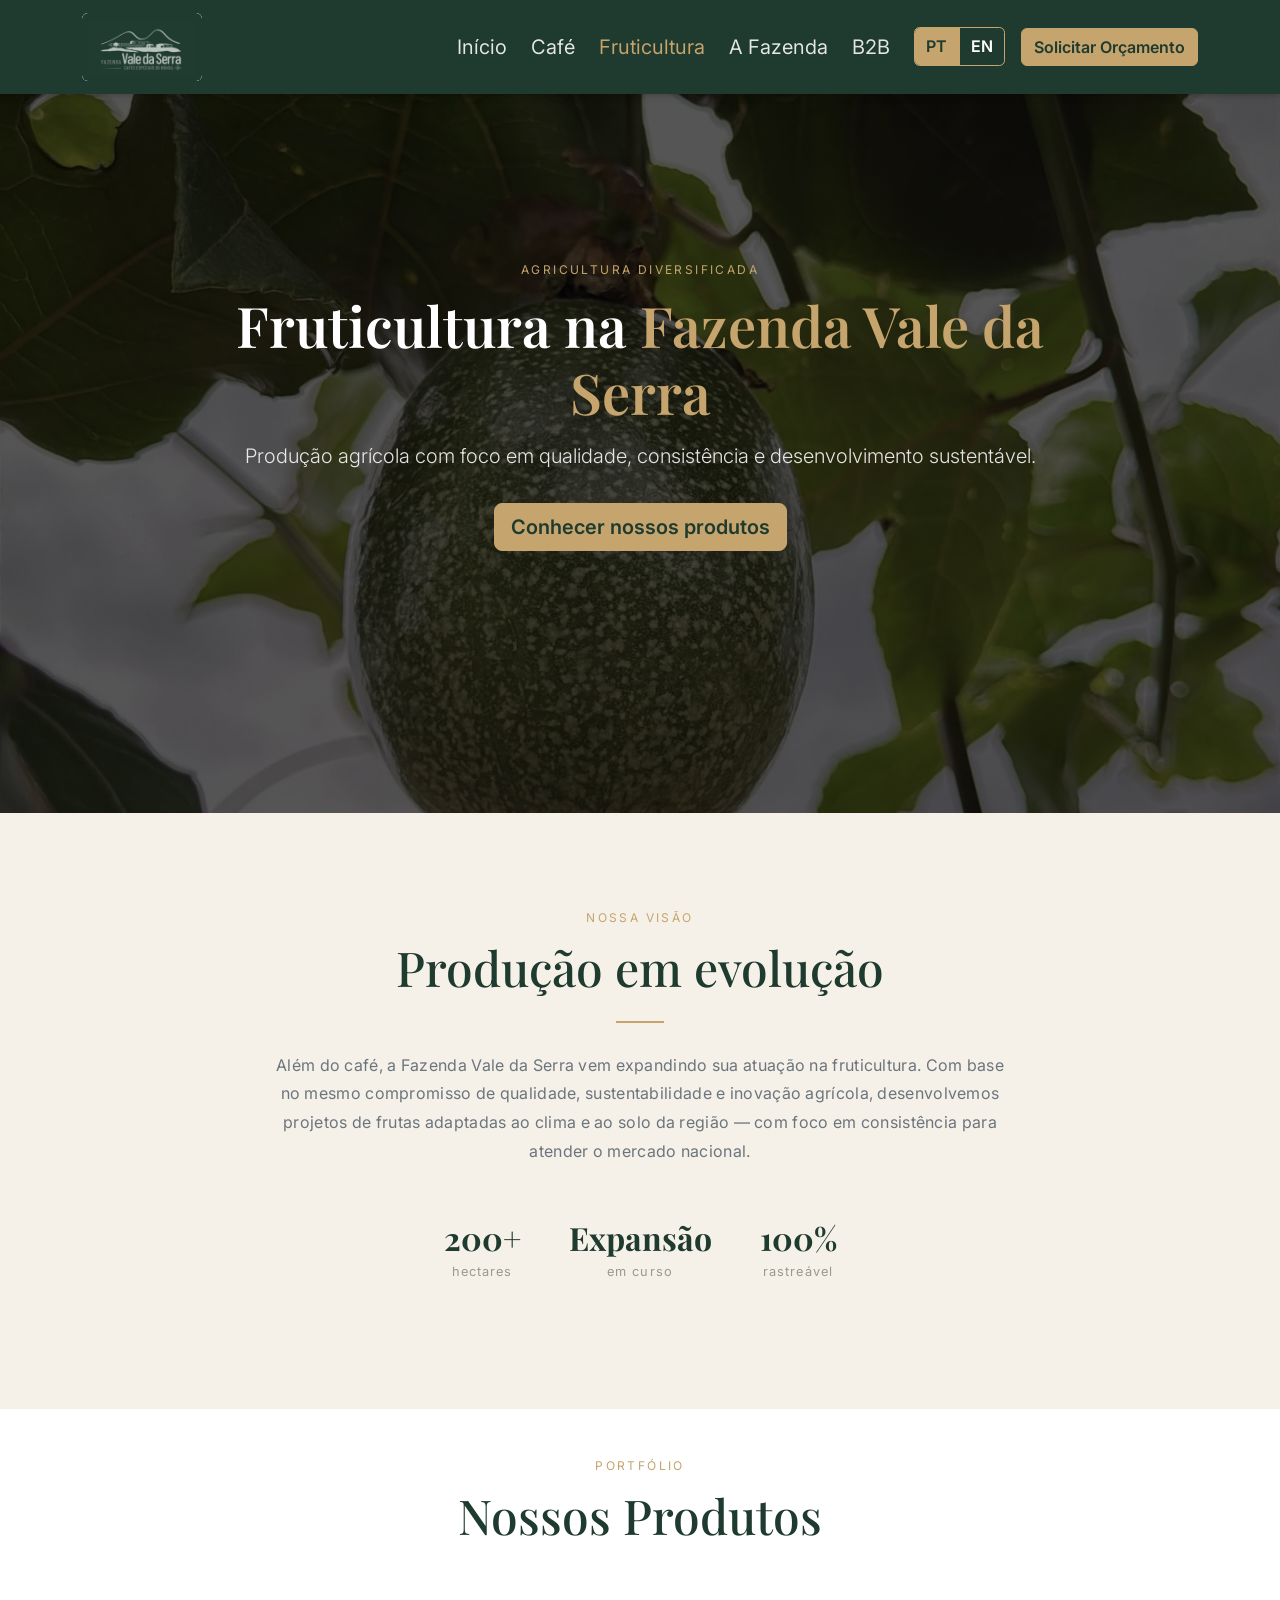
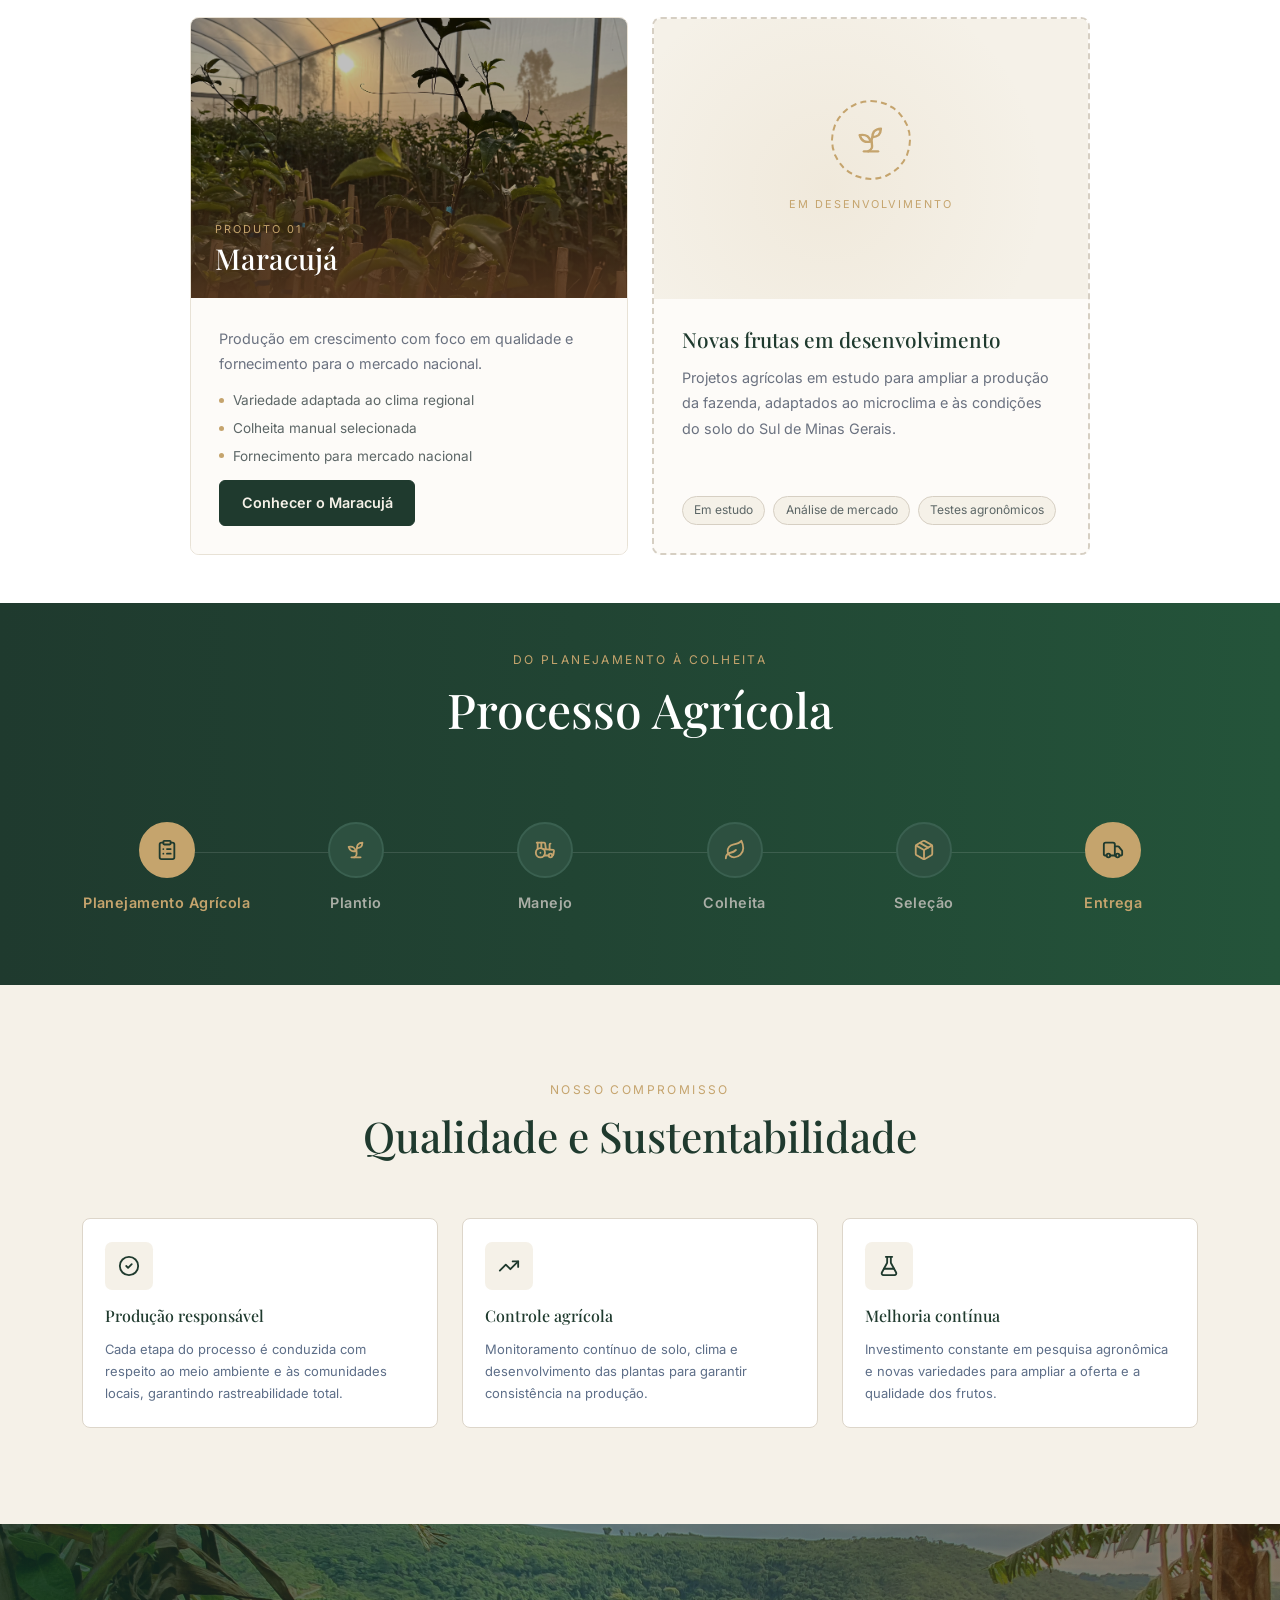
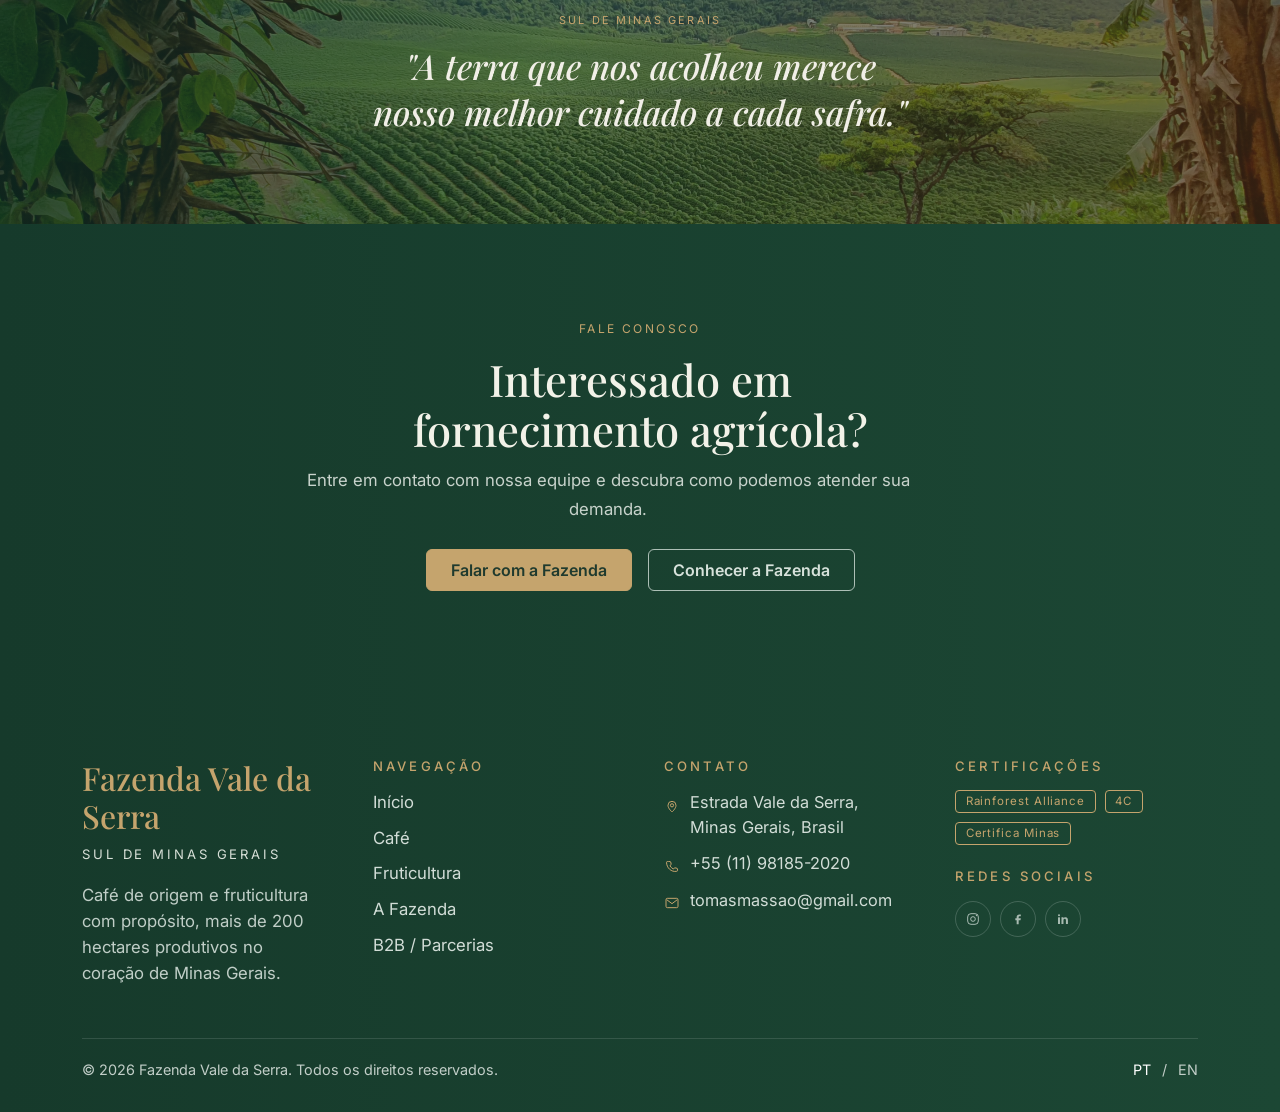
<file: pt/fruticultura/index.html>
<!doctype html>
<html lang="pt-BR">
<head>
  <meta charset="utf-8">
  <meta name="viewport" content="width=device-width, initial-scale=1">
  <title>Fruticultura em Minas Gerais | Fazenda Vale da Serra</title>
  <meta name="description" content="Fruticultura com foco em qualidade, consistência e produção responsável em Minas Gerais, com destaque para maracujá e novos cultivos da Fazenda Vale da Serra.">
  <meta name="robots" content="index,follow,max-image-preview:large">
  <link rel="canonical" href="https://fazendavaledaserra.com.br/pt/fruticultura/">
  <link rel="alternate" hreflang="pt-BR" href="https://fazendavaledaserra.com.br/pt/fruticultura/">
  <link rel="alternate" hreflang="en" href="https://fazendavaledaserra.com.br/en/fruit/">
  <link rel="alternate" hreflang="x-default" href="https://fazendavaledaserra.com.br/pt/fruticultura/">
  <meta property="og:type" content="website">
  <meta property="og:site_name" content="Fazenda Vale da Serra">
  <meta property="og:locale" content="pt_BR">
  <meta property="og:title" content="Fruticultura em Minas Gerais | Fazenda Vale da Serra">
  <meta property="og:description" content="Fruticultura com foco em qualidade, consistência e produção responsável em Minas Gerais, com destaque para maracujá e novos cultivos da Fazenda Vale da Serra.">
  <meta property="og:url" content="https://fazendavaledaserra.com.br/pt/fruticultura/">
  <meta property="og:image" content="https://fazendavaledaserra.com.br/assets/img/pesMaracuja.webp">
  <meta name="twitter:card" content="summary_large_image">
  <meta name="twitter:title" content="Fruticultura em Minas Gerais | Fazenda Vale da Serra">
  <meta name="twitter:description" content="Fruticultura com foco em qualidade, consistência e produção responsável em Minas Gerais, com destaque para maracujá e novos cultivos da Fazenda Vale da Serra.">
  <meta name="twitter:image" content="https://fazendavaledaserra.com.br/assets/img/pesMaracuja.webp">
  <script type="application/ld+json">
    {"@context":"https://schema.org","@type":"WebPage","name":"Fruticultura em Minas Gerais | Fazenda Vale da Serra","url":"https://fazendavaledaserra.com.br/pt/fruticultura/","description":"Fruticultura com foco em qualidade, consistência e produção responsável em Minas Gerais, com destaque para maracujá e novos cultivos da Fazenda Vale da Serra.","inLanguage":"pt-BR","isPartOf":{"@type":"WebSite","name":"Fazenda Vale da Serra","url":"https://fazendavaledaserra.com.br/pt/"},"about":{"@type":"Organization","name":"Fazenda Vale da Serra","url":"https://fazendavaledaserra.com.br/"}} 
  </script>
  <script type="application/ld+json">
    {"@context":"https://schema.org","@type":"BreadcrumbList","itemListElement":[{"@type":"ListItem","position":1,"name":"Início","item":"https://fazendavaledaserra.com.br/pt/"},{"@type":"ListItem","position":2,"name":"Fruticultura","item":"https://fazendavaledaserra.com.br/pt/fruticultura/"}]}
  </script>
  <link rel="preconnect" href="https://fonts.googleapis.com">
  <link rel="preconnect" href="https://fonts.gstatic.com" crossorigin>
  <link href="https://fonts.googleapis.com/css2?family=Playfair+Display:wght@400;500;600;700&family=Inter:wght@300;400;500;600;700&display=swap" rel="stylesheet">
  <link href="https://cdn.jsdelivr.net/npm/bootstrap@5.3.3/dist/css/bootstrap.min.css" rel="stylesheet">
  <link href="/assets/css/styles.css" rel="stylesheet">
</head>
<body>
<!-- Nav -->
<nav class="navbar navbar-expand-lg navbar-fvs fixed-top">
  <div class="container">
    <a class="navbar-brand" href="/pt/">
      <img src="/assets/img/logoVerde.svg" alt="Fazenda Vale da Serra" class="img-fluid rounded" height="120" width="120">
    </a>
    <button
      class="navbar-toggler border-0 d-lg-none"
      type="button"
      data-bs-toggle="offcanvas"
      data-bs-target="#mobileMenu"
      aria-controls="mobileMenu"
      aria-label="Toggle navigation"
    >
      <span class="navbar-toggler-icon"></span>
    </button>
    <!-- Mobile offcanvas -->
    <div
      class="offcanvas offcanvas-end background_color_svg d-lg-none"
      tabindex="-1"
      id="mobileMenu"
      aria-labelledby="mobileMenuLabel"
    >
      <div class="offcanvas-header">
        <h5 class="offcanvas-title" id="mobileMenuLabel">Menu</h5>
        <button
          type="button"
          class="btn-close btn-close-white"
          data-bs-dismiss="offcanvas"
          aria-label="Close"
        ></button>
      </div>
      <div class="offcanvas-body d-flex flex-column">
        <ul class="navbar-nav gap-2">
          <li class="nav-item"><a class="nav-link" href="/pt/">Início</a></li>
          <li class="nav-item"><a class="nav-link" href="/pt/cafe/">Café</a></li>
          <li class="nav-item"><a class="nav-link active" href="/pt/fruticultura/">Fruticultura</a></li>
          <li class="nav-item"><a class="nav-link" href="/pt/a-fazenda/">A Fazenda</a></li>
          <li class="nav-item"><a class="nav-link" href="/pt/b2b/">B2B</a></li>
        </ul>
        <div class="mt-4">
          <div class="lang-switch" role="group" aria-label="Language switch">
            <a class="lang-switch__item is-active" aria-current="page" href="/pt/fruticultura/">PT</a>
            <a class="lang-switch__item" href="/en/fruit/">EN</a>
          </div>
        </div>
        <div class="mt-3">
          <a class="btn btn_color w-100 fw-semibold" href="/pt/b2b/">Solicitar Orçamento</a>
        </div>
      </div>
    </div>
    <!-- Desktop navbar -->
    <div class="collapse navbar-collapse d-none d-lg-flex" id="navMain">
      <ul class="navbar-nav ms-auto mb-2 mb-lg-0 gap-lg-2">
        <li class="nav-item"><a class="nav-link " href="/pt/">Início</a></li>
        <li class="nav-item"><a class="nav-link " href="/pt/cafe/">Café</a></li>
        <li class="nav-item"><a class="nav-link active" href="/pt/fruticultura/">Fruticultura</a></li>
        <li class="nav-item"><a class="nav-link " href="/pt/a-fazenda/">A Fazenda</a></li>
        <li class="nav-item"><a class="nav-link " href="/pt/b2b/">B2B</a></li>
        <li class="nav-item d-lg-flex align-items-center">
          <div class="lang-switch ms-lg-2" role="group" aria-label="Language switch">
            <a class="lang-switch__item is-active" aria-current="page" href="/pt/fruticultura/">PT</a>
            <a class="lang-switch__item" href="/en/fruit/">EN</a>
          </div>
        </li>
        <li class="nav-item d-lg-flex align-items-center">
          <a class="btn btn-fvs ms-lg-2" href="/pt/b2b/">Solicitar Orçamento</a>
        </li>
      </ul>
    </div>
  </div>
</nav>
<div style="height: 93px;"></div>
<!-- Home -->
<header class="hero py-5" 
  style="background: linear-gradient(rgba(0,0,0,0.666), rgba(0,0,0,0.666)),
          url('/assets/img/maracujaHero.webp');
    background-size: cover;
    background-position: center;
    min-height: 80vh;
  ">
  <div class="container py-4 py-lg-5">
    <div class="row justify-content-center g-4 mt-5">
      <div class="col-lg-10 text-center">
        <span class="title_beginnin">AGRICULTURA DIVERSIFICADA</span>
        <h1 class="display-4 fw-semibold">Fruticultura na <span style="color:var(--fvs-gold)">Fazenda Vale da Serra</span></h1>
        <p class="lead mt-3 mb-4">Produção agrícola com foco em qualidade, consistência e desenvolvimento sustentável.</p>
        <a class="btn btn-fvs btn-lg mt-2" href="#produtos">Conhecer nossos produtos</a>
      </div>
    </div>
  </div>
</header>
<!-- Visão -->
<section class="py-5 section-beige">
  <div class="container py-4 py-lg-5">
    <div class="row justify-content-center mb-2">
      <div class="col-lg-8 text-center mb-4">
        <span class="title_beginnin">NOSSA VISÃO</span>
        <h2 class="title_second mb-4">Produção em evolução</h2>
        <div style="width: 48px; height: 2px; background-color: rgb(197, 164, 109); margin: 0px auto 28px;"></div>
        <p class="text-secondary mb-0">Além do café, a Fazenda Vale da Serra vem expandindo sua atuação na fruticultura. Com base no mesmo compromisso de qualidade, sustentabilidade e inovação agrícola, desenvolvemos projetos de frutas adaptadas ao clima e ao solo da região — com foco em consistência para atender o mercado nacional.</p>
        <div class="d-flex justify-content-center gap-5 mt-5">
          <div>
            <div class="text-production">200+</div>
            <div class="text-production_text">hectares</div>
          </div>
          <div>
            <div class="text-production">Expansão</div>
            <div class="text-production_text">em curso</div>
          </div>
          <div>
            <div class="text-production">100%</div>
            <div class="text-production_text">rastreável</div>
          </div>
        </div>
      </div>    
    </div>
  </div>
</section>
<!-- Frutas -->
<section id="produtos" class="py-5">
  <div class="container">
    <div class="row justify-content-center">
      <div class="col-lg-8 text-center mb-5">
        <span class="title_beginnin">PORTFÓLIO</span>
        <h2 class="title_second mb-4">Nossos Produtos</h2>
      </div>
      <div class="col-12">
        <div class="portfolio-products__grid">
          <div class="portfolio-card portfolio-card--main">
            <div class="portfolio-card__media">
              <img src="/assets/img/pesMaracuja.webp" alt="Maracujá" loading="lazy">
              <div class="portfolio-card__overlay"></div>
              <div class="portfolio-card__headline">
                <span class="portfolio-card__kicker">PRODUTO 01</span>
                <h3 class="portfolio-card__title">Maracujá</h3>
              </div>
            </div>
            <div class="portfolio-card__body">
              <p class="portfolio-card__description">Produção em crescimento com foco em qualidade e fornecimento para o mercado nacional.</p>
              <ul class="portfolio-card__list">
                <li>Variedade adaptada ao clima regional</li>
                <li>Colheita manual selecionada</li>
                <li>Fornecimento para mercado nacional</li>
              </ul>
              <a class="btn portfolio-card__cta" href="/pt/b2b/">Conhecer o Maracujá</a>
            </div>
          </div>
          <div class="portfolio-card portfolio-card--future">
            <div class="portfolio-card__placeholder">
              <div class="portfolio-card__placeholder-inner">
                <span class="portfolio-card__icon-wrap" aria-hidden="true">
                  <svg viewBox="0 0 24 24" fill="none">
                    <path d="M7 20h10" stroke="currentColor" stroke-width="1.7" stroke-linecap="round"></path>
                    <path d="M10 20c5.5-2.5.8-6.4 3-10" stroke="currentColor" stroke-width="1.7" stroke-linecap="round"></path>
                    <path d="M9.5 9.4c1.1.8 1.8 2.2 2.3 3.7-2 .4-3.5.4-4.8-.3-1.2-.6-2.3-1.9-3-4.2 2.8-.5 4.4 0 5.5.8z" stroke="currentColor" stroke-width="1.7" stroke-linecap="round" stroke-linejoin="round"></path>
                    <path d="M14.1 6a7 7 0 0 0-1.1 4c1.9-.1 3.3-.6 4.3-1.4 1-1 1.6-2.3 1.7-4.6-2.7.1-4 1-4.9 2z" stroke="currentColor" stroke-width="1.7" stroke-linecap="round" stroke-linejoin="round"></path>
                  </svg>
                </span>
                <span class="portfolio-card__kicker">EM DESENVOLVIMENTO</span>
              </div>
            </div>
            <div class="portfolio-card__body portfolio-card__body--future">
              <h3 class="portfolio-card__future-title">Novas frutas em desenvolvimento</h3>
              <p class="portfolio-card__description">Projetos agrícolas em estudo para ampliar a produção da fazenda, adaptados ao microclima e às condições do solo do Sul de Minas Gerais.</p>
              <div class="portfolio-card__chips">
                <span class="portfolio-chip">Em estudo</span>
                <span class="portfolio-chip">Análise de mercado</span>
                <span class="portfolio-chip">Testes agronômicos</span>
              </div>
            </div>
          </div>
        </div>
      </div>
    </div>
  </div>
</section>
<!-- Processo agrícola -->
<section class="py-5 process-timeline-section">
  <div class="container">
    <div class="row justify-content-center">
      <div class="col-lg-8 text-center mb-5">
        <span class="title_beginnin">DO PLANEJAMENTO À COLHEITA</span>
        <h2 class="mb-0 text-white title_second">Processo Agrícola</h2>
      </div>
    </div>
    <div class="process-timeline-wrap">
      <ol class="process-timeline-agricola list-unstyled mb-0">
        <li class="process-timeline__item is-highlight">
          <span class="process-timeline__dot">
            <svg xmlns="http://www.w3.org/2000/svg" width="22" height="22" viewBox="0 0 24 24" fill="none" stroke="currentColor" stroke-width="2" stroke-linecap="round" stroke-linejoin="round" class="lucide lucide-clipboard-list">
              <rect width="8" height="4" x="8" y="2" rx="1" ry="1"></rect><path d="M16 4h2a2 2 0 0 1 2 2v14a2 2 0 0 1-2 2H6a2 2 0 0 1-2-2V6a2 2 0 0 1 2-2h2"></path>
              <path d="M12 11h4"></path>
              <path d="M12 16h4"></path>
              <path d="M8 11h.01"></path>
              <path d="M8 16h.01"></path>
            </svg>
          </span>
          <span class="process-timeline__label">Planejamento Agrícola</span>
        </li>
        <li class="process-timeline__item">
          <span class="process-timeline__dot">
            <svg xmlns="http://www.w3.org/2000/svg" width="22" height="22" viewBox="0 0 24 24" fill="none" stroke="currentColor" stroke-width="2" stroke-linecap="round" stroke-linejoin="round" class="lucide lucide-sprout">
              <path d="M7 20h10"></path>
              <path d="M10 20c5.5-2.5.8-6.4 3-10"></path>
              <path d="M9.5 9.4c1.1.8 1.8 2.2 2.3 3.7-2 .4-3.5.4-4.8-.3-1.2-.6-2.3-1.9-3-4.2 2.8-.5 4.4 0 5.5.8z"></path>
              <path d="M14.1 6a7 7 0 0 0-1.1 4c1.9-.1 3.3-.6 4.3-1.4 1-1 1.6-2.3 1.7-4.6-2.7.1-4 1-4.9 2z"></path>
            </svg>
          </span>
          <span class="process-timeline__label">Plantio</span>
        </li>
        <li class="process-timeline__item">
          <span class="process-timeline__dot">
            <svg xmlns="http://www.w3.org/2000/svg" width="22" height="22" viewBox="0 0 24 24" fill="none" stroke="currentColor" stroke-width="2" stroke-linecap="round" stroke-linejoin="round" class="lucide lucide-tractor">
              <path d="m10 11 11 .9a1 1 0 0 1 .8 1.1l-.665 4.158a1 1 0 0 1-.988.842H20"></path>
              <path d="M16 18h-5"></path>
              <path d="M18 5a1 1 0 0 0-1 1v5.573"></path>
              <path d="M3 4h8.129a1 1 0 0 1 .99.863L13 11.246"></path>
              <path d="M4 11V4"></path>
              <path d="M7 15h.01"></path>
              <path d="M8 10.1V4"></path>
              <circle cx="18" cy="18" r="2"></circle>
              <circle cx="7" cy="15" r="5"></circle>
            </svg>
          </span>
          <span class="process-timeline__label">Manejo</span>
        </li>
        <li class="process-timeline__item">
          <span class="process-timeline__dot">
            <svg xmlns="http://www.w3.org/2000/svg" width="22" height="22" viewBox="0 0 24 24" fill="none" stroke="currentColor" stroke-width="2" stroke-linecap="round" stroke-linejoin="round" class="lucide lucide-leaf">
              <path d="M11 20A7 7 0 0 1 9.8 6.1C15.5 5 17 4.48 19 2c1 2 2 4.18 2 8 0 5.5-4.78 10-10 10Z"></path>
              <path d="M2 21c0-3 1.85-5.36 5.08-6C9.5 14.52 12 13 13 12"></path>
            </svg>
          </span>
          <span class="process-timeline__label">Colheita</span>
        </li>
        <li class="process-timeline__item">
          <span class="process-timeline__dot">
            <svg xmlns="http://www.w3.org/2000/svg" width="22" height="22" viewBox="0 0 24 24" fill="none" stroke="currentColor" stroke-width="2" stroke-linecap="round" stroke-linejoin="round" class="lucide lucide-package">
              <path d="M11 21.73a2 2 0 0 0 2 0l7-4A2 2 0 0 0 21 16V8a2 2 0 0 0-1-1.73l-7-4a2 2 0 0 0-2 0l-7 4A2 2 0 0 0 3 8v8a2 2 0 0 0 1 1.73z"></path>
              <path d="M12 22V12"></path>
              <polyline points="3.29 7 12 12 20.71 7"></polyline>
              <path d="m7.5 4.27 9 5.15"></path>
            </svg>
          </span>
          <span class="process-timeline__label">Seleção</span>
        </li>
        <li class="process-timeline__item is-highlight">
          <span class="process-timeline__dot">
            <svg xmlns="http://www.w3.org/2000/svg" width="22" height="22" viewBox="0 0 24 24" fill="none" stroke="currentColor" stroke-width="2" stroke-linecap="round" stroke-linejoin="round" class="lucide lucide-truck">
              <path d="M14 18V6a2 2 0 0 0-2-2H4a2 2 0 0 0-2 2v11a1 1 0 0 0 1 1h2"></path>
              <path d="M15 18H9"></path>
              <path d="M19 18h2a1 1 0 0 0 1-1v-3.65a1 1 0 0 0-.22-.624l-3.48-4.35A1 1 0 0 0 17.52 8H14"></path>
              <circle cx="17" cy="18" r="2"></circle>
              <circle cx="7" cy="18" r="2"></circle>
            </svg>
          </span>
          <span class="process-timeline__label">Entrega</span>
        </li>
      </ol>
    </div>
  </div>
</section>
<!-- Sustentabilidade -->
<section class="section-beige py-5">
  <div class="container py-4 py-lg-5">
    <div class="row justify-content-center">
      <div class="col-lg-8 text-center mb-5">
        <span class="title_beginnin">NOSSO COMPROMISSO</span>
        <h2 class="title_second commitment-title">Qualidade e Sustentabilidade</h2>
      </div>
    </div>
    <div class="row g-4 justify-content-center">
      <div class="col-md-6 col-lg-4">
        <article class="commitment-card h-100">
          <span class="commitment-card__icon" aria-hidden="true">
            <svg xmlns="http://www.w3.org/2000/svg" width="26" height="26" viewBox="0 0 24 24" fill="none" stroke="currentColor" stroke-width="2" stroke-linecap="round" stroke-linejoin="round" class="lucide lucide-circle-check">
              <circle cx="12" cy="12" r="10"></circle>
              <path d="m9 12 2 2 4-4"></path>
            </svg>
          </span>
          <h3 class="commitment-card__title">Produção responsável</h3>
          <p class="commitment-card__text">Cada etapa do processo é conduzida com respeito ao meio ambiente e às comunidades locais, garantindo rastreabilidade total.</p>
        </article>
      </div>
      <div class="col-md-6 col-lg-4">
        <article class="commitment-card h-100">
          <span class="commitment-card__icon" aria-hidden="true">
            <svg xmlns="http://www.w3.org/2000/svg" width="26" height="26" viewBox="0 0 24 24" fill="none" stroke="currentColor" stroke-width="2" stroke-linecap="round" stroke-linejoin="round" class="lucide lucide-trending-up">
              <polyline points="22 7 13.5 15.5 8.5 10.5 2 17"></polyline>
              <polyline points="16 7 22 7 22 13"></polyline>
            </svg>
          </span>
          <h3 class="commitment-card__title">Controle agrícola</h3>
          <p class="commitment-card__text">Monitoramento contínuo de solo, clima e desenvolvimento das plantas para garantir consistência na produção.</p>
        </article>
      </div>
      <div class="col-md-6 col-lg-4">
        <article class="commitment-card h-100">
          <span class="commitment-card__icon" aria-hidden="true">
            <svg xmlns="http://www.w3.org/2000/svg" width="26" height="26" viewBox="0 0 24 24" fill="none" stroke="currentColor" stroke-width="2" stroke-linecap="round" stroke-linejoin="round" class="lucide lucide-flask-conical">
              <path d="M14 2v6a2 2 0 0 0 .245.96l5.51 10.08A2 2 0 0 1 18 22H6a2 2 0 0 1-1.755-2.96l5.51-10.08A2 2 0 0 0 10 8V2"></path>
              <path d="M6.453 15h11.094"></path>
              <path d="M8.5 2h7"></path>
            </svg>
          </span>
          <h3 class="commitment-card__title">Melhoria contínua</h3>
          <p class="commitment-card__text">Investimento constante em pesquisa agronômica e novas variedades para ampliar a oferta e a qualidade dos frutos.</p>
        </article>
      </div>
    </div>
  </div>
</section>
<!-- phrasers -->
<section class="farm-quote">
  <div class="farm-quote__overlay">
    <div class="container">
      <div class="row justify-content-center">
        <div class="col-lg-7 text-center">
          <span class="title_beginnin mb-3">SUL DE MINAS GERAIS</span>
          <p class="farm-quote__text">"A terra que nos acolheu merece nosso melhor cuidado a cada safra."</p>
        </div>
      </div>
    </div>
  </div>
</section>
<!-- CTA -->
<section class="farm-cta-section py-5">
  <div class="container py-4 py-lg-5">
    <div class="row justify-content-center">
      <div class="col-lg-8 text-center">
        <span class="title_beginnin mb-3">FALE CONOSCO</span>
        <h2 class="farm-cta__title">Interessado em fornecimento agrícola?</h2>
        <p class="farm-cta__text">Entre em contato com nossa equipe e descubra como podemos atender sua demanda.</p>
        <div class="d-flex flex-wrap justify-content-center gap-3 mt-4">
          <a class="btn btn-fvs px-4 py-2 fw-semibold" href="/pt/b2b/">Falar com a Fazenda</a>
          <a class="btn farm-cta__ghost px-4 py-2 fw-semibold" href="/pt/a-fazenda/">Conhecer a Fazenda</a>
        </div>
      </div>
    </div>
  </div>
</section>

<footer class="fvs-footer">
  <div class="container">
    <div class="row g-5">
      <div class="col-md-6 col-lg-3">
        <h3 class="fvs-footer__brand">Fazenda Vale da Serra</h3>
        <p class="fvs-footer__kicker">SUL DE MINAS GERAIS</p>
        <p class="fvs-footer__copy">
          Café de origem e fruticultura com propósito, mais de 200 hectares produtivos no coração de Minas Gerais.
        </p>
      </div>

      <div class="col-md-6 col-lg-3">
        <h4 class="fvs-footer__title">NAVEGAÇÃO</h4>
        <ul class="fvs-footer__list list-unstyled mb-0">
          <li><a href="/pt/">Início</a></li>
          <li><a href="/pt/cafe/">Café</a></li>
          <li><a href="/pt/fruticultura/">Fruticultura</a></li>
          <li><a href="/pt/a-fazenda/">A Fazenda</a></li>
          <li><a href="/pt/b2b/">B2B / Parcerias</a></li>
        </ul>
      </div>

      <div class="col-md-6 col-lg-3">
        <h4 class="fvs-footer__title">CONTATO</h4>
        <ul class="fvs-footer__contact list-unstyled mb-0">
          <li>
            <span class="fvs-footer__icon" aria-hidden="true">
              <svg viewBox="0 0 24 24" fill="none"><path d="M12 21s-6-5.2-6-10a6 6 0 1 1 12 0c0 4.8-6 10-6 10Z" stroke="currentColor" stroke-width="1.5"/><circle cx="12" cy="11" r="2.4" stroke="currentColor" stroke-width="1.5"/></svg>
            </span>
            <a href="https://maps.app.goo.gl/PUZVPhKuMMxm6dfy5">
              <span>Estrada Vale da Serra, Minas Gerais, Brasil</span>
            </a>
          </li>
          <li>
            <span class="fvs-footer__icon" aria-hidden="true">
              <svg viewBox="0 0 24 24" fill="none"><path d="M6.7 3.8h2.4c.4 0 .8.3.9.7l.8 3.1a1 1 0 0 1-.3 1l-1.6 1.4a13.5 13.5 0 0 0 5.2 5.1l1.4-1.6c.3-.3.7-.4 1-.3l3.1.8c.4.1.7.5.7.9v2.4c0 .6-.5 1.1-1.1 1.1C10.9 20.2 3.8 13.1 3.8 4.9c0-.6.5-1.1 1.1-1.1Z" stroke="currentColor" stroke-width="1.5"/></svg>
            </span>
            <a href="https://wa.me/5511981852020" target="_blank">+55 (11) 98185-2020</a>
          </li>
          <li>
            <span class="fvs-footer__icon" aria-hidden="true">
              <svg viewBox="0 0 24 24" fill="none"><rect x="3" y="5" width="18" height="14" rx="2" stroke="currentColor" stroke-width="1.5"/><path d="m4 7 8 6 8-6" stroke="currentColor" stroke-width="1.5"/></svg>
            </span>
            <a href="mailto:tomasmassao@gmail.com">tomasmassao@gmail.com</a>
          </li>
        </ul>
      </div>

      <div class="col-md-6 col-lg-3">
        <h4 class="fvs-footer__title">CERTIFICAÇÕES</h4>
        <div class="fvs-footer__badges">
          <span class="fvs-footer__badge">Rainforest Alliance</span>
          <span class="fvs-footer__badge">4C</span>
          <span class="fvs-footer__badge">Certifica Minas</span>
        </div>
        <h4 class="fvs-footer__title fvs-footer__social-title">REDES SOCIAIS</h4>
        <div class="fvs-footer__social">
          <a href="#" aria-label="Instagram" class="fvs-footer__social-link">
            <svg viewBox="0 0 24 24" fill="none"><rect x="4" y="4" width="16" height="16" rx="5" stroke="currentColor" stroke-width="1.5"/><circle cx="12" cy="12" r="3.5" stroke="currentColor" stroke-width="1.5"/><circle cx="17.2" cy="6.8" r="1" fill="currentColor"/></svg>
          </a>
          <a href="#" aria-label="Facebook" class="fvs-footer__social-link">
            <svg viewBox="0 0 24 24" fill="none"><path d="M14 8h2.2V5.2H14c-2.4 0-4 1.6-4 4v1.8H8v2.8h2v6h3v-6h2.7l.6-2.8H13V9.5c0-.9.5-1.5 1-1.5Z" fill="currentColor"/></svg>
          </a>
          <a href="#" aria-label="LinkedIn" class="fvs-footer__social-link">
            <svg viewBox="0 0 24 24" fill="none"><rect x="4.5" y="9.5" width="3" height="10" fill="currentColor"/><circle cx="6" cy="6.5" r="1.5" fill="currentColor"/><path d="M10 9.5h2.8v1.4h.1c.4-.8 1.4-1.7 2.9-1.7 3 0 3.6 2 3.6 4.6v5.7h-3v-5.1c0-1.2 0-2.8-1.7-2.8s-2 1.3-2 2.7v5.2h-3V9.5Z" fill="currentColor"/></svg>
          </a>
        </div>
      </div>
    </div>

    <div class="fvs-footer__bottom">
      <p class="mb-0">© 2026 Fazenda Vale da Serra. Todos os direitos reservados.</p>
      <div class="fvs-footer__lang">
        <a href="/pt/" aria-current="page">PT</a>
        <span>/</span>
        <a href="/en/">EN</a>
      </div>
    </div>
  </div>
</footer>

<script src="https://cdn.jsdelivr.net/npm/bootstrap@5.3.3/dist/js/bootstrap.bundle.min.js"></script>
<script src="/assets/js/main.js"></script>
</body>
</html>
</file>
<file: assets/css/styles.css>
:root{
  --fvs-green:#1f3a2e;
  --fvs-brown:#5C3A21;
  --fvs-beige:#F5F1E8;
  --fvs-gold:#C5A46D;
  --fvs-text:#1b1b1b;
}
html,body{height:100%;}
body{
  font-family: Inter, system-ui, -apple-system, Segoe UI, Roboto, Arial, sans-serif;
  color:var(--fvs-text);
  background:#fff;
}
h1,h2,h3,.font-serif{font-family:"Playfair Display", Georgia, serif;}
.text_b2b{
  color: #fff;
  font-size: 2.5rem;
}
.navbar-toggler-icon {
  background-image: url("data:image/svg+xml;charset=utf8,%3Csvg viewBox='0 0 30 30' xmlns='http://www.w3.org/2000/svg'%3E%3Cpath stroke='rgba%28255, 255, 255, 0.88%29' stroke-width='2' stroke-linecap='round' stroke-miterlimit='10' d='M4 7h22M4 15h22M4 23h22'/%3E%3C/svg%3E");
}
.background_color_svg{
  background-color: var(--fvs-green);
  color: #fff;
}
.btn_color{
  background-color: var(--fvs-gold);
  color: var(--fvs-green);
}
.navbar-fvs{
  background:var(--fvs-green);
  box-shadow: #00000023 0px 2px 4px, #0000000d 0px 4px 8px;
}
.navbar-fvs .navbar-brand{
  font-family:"Playfair Display", Georgia, serif;
  color:var(--fvs-gold)!important;
  letter-spacing:.04em;
  font-weight:300;
}
.navbar-fvs .nav-link{color:rgba(255,255,255,.88)!important; font-weight:390; font-size: 1.25rem;}
.navbar-fvs .nav-link:hover{color:var(--fvs-gold)!important;}
.navbar-fvs .nav-link.active,
.navbar-fvs .nav-link[aria-current="page"]{color:var(--fvs-gold)!important;}
.btn-fvs{
  background:var(--fvs-gold);
  border-color:var(--fvs-gold);
  color:var(--fvs-green);
  font-weight:600;
}
.btn_cta{
  background:var(--fvs-green);
  color:#fff;
  border-color:var(--fvs-green);
  font-weight:600;
  padding:0.66rem 0.66rem;
  width: 100%;
}
.btn_cta:hover{
  background:var(--fvs-green);
  color:#fff;
  border-color:var(--fvs-green);
  filter:brightness(.84);
}
.btn-fvs:hover{
  color: var(--fvs-green);
  background-color: var(--fvs-gold);
  filter:brightness(.95);
}
.btn-outline-fvs{
  border-color:rgba(31, 58, 46, 1);
  color:var(--fvs-green);
  font-weight:600;
}
.btn-outline-fvs:hover{
  background:rgba(255,255,255,.12);
  color:var(--fvs-green);
}
.lang-switch{
  display:inline-flex;
  align-items:center;
  border:1px solid var(--fvs-gold);
  border-radius:.35rem;
  overflow:hidden;
}
.lang-switch__item{
  padding:.60rem .7rem;
  font-weight:600;
  color:#fff;
  text-decoration:none;
  line-height:1.1;
  background:transparent;
}
.lang-switch__item + .lang-switch__item{
  border-left:1px solid var(--fvs-gold);
}
.lang-switch__item:hover{
  color:#fff;
  background:rgba(255,255,255,.1);
}
.lang-switch__item.is-active,
.lang-switch__item[aria-current="page"]{
  background:var(--fvs-gold);
  color:var(--fvs-green);
}
.hero{
  background: linear-gradient(0deg, rgba(31,58,46,.75), rgba(31,58,46,.75)), var(--hero-img) center/cover no-repeat;
  color:#fff;
}
.hero .lead{color:rgba(255,255,255,.88);}
.badge-cert{
  background:rgba(197,164,109,.14);
  border:1px solid rgba(197,164,109,.22);
  color:var(--fvs-gold);
}
.section-beige{background:var(--fvs-beige);}
.feature-card{
  position:relative;
  min-height:420px;
  border-radius:12px;
  overflow:hidden;
  background:var(--fvs-green);
  isolation:isolate;
}
.feature-card::before{
  content:"";
  position:absolute;
  inset:0;
  background-image:var(--card-bg);
  background-size:cover;
  background-position:center;
  transform:scale(1.02);
  transition:transform .5s ease;
  z-index:-2;
}
.feature-card::after{
  content:"";
  position:absolute;
  inset:0;
  background:
    linear-gradient(180deg, rgba(0,0,0,.12) 0%, rgba(0,0,0,.42) 48%, rgba(17,41,32,.76) 100%);
  z-index:-1;
}
.feature-card:hover::before{
  transform:scale(1.08);
}
.feature-card__content{
  min-height:420px;
  display:flex;
  flex-direction:column;
  justify-content:flex-end;
  padding:1.8rem 2rem;
  color:#fff;
}
.feature-card__title{
  margin:0 0 .55rem;
  font-family:"Playfair Display", Georgia, serif;
  font-size:1.75rem;
  line-height:1.2;
}
.feature-card__text{
  margin:0 0 1rem;
  max-width:38ch;
  color:rgba(255,255,255,.92);
  font-size:1rem;
}
.feature-card__link{
  color:var(--fvs-gold);
  text-decoration:none;
  font-weight:500;
  font-size:1rem;
}
.feature-card__link:hover{
  color:#ddbf8f;
}
.feature-card__link::after{
  content:" \2192";
}
.background_svg{
  width:3rem;
  height:3rem;
  display:grid;
  background:rgba(197,164,109,.14);
  border-radius:10%;
}
.background_svg_2{
  width:3rem;
  height:3rem;
  display:grid;
  background:var(--fvs-green);
  border-radius:10%;
}
.color_svg{
  color:var(--fvs-green);
}
.color_svg_2{
  color:var(--fvs-gold);
}
.title_card{
  font-family: "Playfair Display", Georgia, serif;
  font-size:1rem;
  color: var(--fvs-green);
}
.text-secondary{
  letter-spacing: 0.30px;
  line-height: 1.8rem;
}
.title_beginnin{
  color:var(--fvs-gold); 
  font-size: 0.75rem; 
  letter-spacing: 0.2em; 
  display: block; 
  margin-bottom: 12px;
}
.title_second{
  font-size: 3rem;
  color: var(--fvs-green);
}
.process-timeline-section{
  background:linear-gradient(90deg, #1f3a2e 0%, #214433 45%, #24543a 100%);
}
.process-timeline-wrap{
  overflow-x:auto;
  padding-bottom:.5rem;
}
.process-timeline{
  position:relative;
  min-width:980px;
  display:grid;
  grid-template-columns:repeat(7, minmax(120px, 1fr));
  gap:1.25rem;
  padding:2.25rem 0 1rem;
}
.process-timeline-agricola{
  position:relative;
  min-width:980px;
  display:grid;
  grid-template-columns:repeat(6, minmax(111px, 1fr));
  gap:1.25rem;
  padding:2.25rem 0 1rem;
}
.process-timeline_cafe{
  position:relative;
  min-width:980px;
  display:grid;
  grid-template-columns:repeat(8, minmax(120px, 1fr));
  gap:1.25rem;
  padding:2.25rem 0 1rem;
}
.process-timeline_cafe::before{
  content:"";
  position:absolute;
  left:60px;
  right:60px;
  top:4.11rem;
  height:1px;
  background:rgb(167, 156, 37);
}
.process-timeline::before{
  content:"";
  position:absolute;
  left:0;
  right:0;
  top:4.11rem;
  height:1px;
  background:rgba(255,255,255,.12);
}
.process-timeline-agricola::before{
  content:"";
  position:absolute;
  left:90px;
  right:90px;
  top:4.11rem;
  height:1px;
  background:rgba(255,255,255,.12);
}
.process-timeline__item{
  position:relative;
  display:flex;
  flex-direction:column;
  align-items:center;
  gap:.85rem;
  text-align:center;
}
.process-timeline__dot{
  width:3.5rem;
  height:3.5rem;
  border-radius:50%;
  display:grid;
  place-items:center;
  background:rgb(45, 80, 64);
  border:2px solid rgb(58, 96, 80);
  color:var(--fvs-gold);
  font-weight:600;
  font-size:1rem;
  z-index:1;
}
.process-timeline__dot_cafe{
  width:3.5rem;
  height:3.5rem;
  border-radius:50%;
  display:grid;
  place-items:center;
  background:rgb(255, 255, 255);
  border:2px solid rgba(96, 93, 58, 0.333);
  color:var(--fvs-green);
  font-weight:600;
  font-size:1rem;
  z-index:1;
}
.text-cafe{
  color:#fff;
  font-family:'Playfair Display', serif;
  font-size:clamp(1.2rem, 3vw, 1.8rem) ;
  font-style: italic;
  letter-spacing:.03em;
  font-weight: 600;
  padding: 0px 12px;
}
.process-timeline__label{
  color:rgb(170,174,166);
  font-size:0.9rem;
  letter-spacing:.03em;
  font-weight: 600;
}
.process-timeline__item.is-highlight .process-timeline__dot{
  background:var(--fvs-gold);
  border-color:var(--fvs-gold);
  color:var(--fvs-green);
}
.process-timeline__item.is-highlight .process-timeline__label{
  color:var(--fvs-gold);
}
.story-section{
  background:var(--fvs-beige);
}
.story-media{
  position:relative;
  border-radius:12px;
  overflow:visible;
}
.story-media__img{
  width:100%;
  min-height:560px;
  object-fit:cover;
  border-radius:12px;
  display:block;
}
.story-media__badge{
  position:absolute;
  right:-16px;
  bottom:-16px;
  background:var(--fvs-gold);
  border-radius:10px;
  min-width:172px;
  padding:1.45rem 1.5rem;
  color:var(--fvs-green);
  box-shadow:0 16px 30px rgba(31,58,46,.16);
}
.story-media__badge-number{
  font-family:"Playfair Display", Georgia, serif;
  font-size:2.2rem;
  line-height:1;
  margin-bottom:.5rem;
}
.story-media__badge-text{
  font-weight:700;
  font-size:1.1rem;
  line-height:1.35;
}
.story-text{
  color:#4e6471;
  font-size:1.2rem;
  line-height:1.65;
  margin-bottom:1.15rem;
  margin-top: 1.2rem;
}
.story-list li{
  position:relative;
  padding-left:2rem;
  margin-bottom:.85rem;
  color:#4e6471;
  font-size:1rem;
  margin-top: 0.6rem;
}
.story-list li::before{
  content:"\2713";
  position:absolute;
  left:0;
  top:.18em;
  width:1.1rem;
  height:1.1rem;
  border-radius:50%;
  border:1px solid var(--fvs-gold);
  color:var(--fvs-gold);
  font-size:.7rem;
  display:grid;
  place-items:center;
}
.story-cta{
  display:inline-flex;
  align-items:center;
  justify-content:center;
  gap:.6rem;
  background:#234837;
  color:#fff;
  text-decoration:none;
  font-weight:450;
  border-radius:4px;
  padding:0.3rem 0.3rem;
  min-width:286px;
  font-size:0.9rem;
}
.story-cta:hover{
  background:#1d3d2f;
  color:#fff;
}
.story-cta::after{
  content:"\203A";
  font-size:1.6rem;
}
.kpi{
  border:1px solid rgba(0,0,0,.06);
  border-radius:1rem;
  padding:1.25rem;
  background:#fff;
}
.kpi-value{
  border:1px solid rgba(0,0,0,.06);
  border-radius:1rem;
  padding:1.25rem;
  background:#f5f1e849;
  box-shadow:0 6px 20px rgba(0,0,0,.04);
}
.philosophy-section{
  background:#fcfbf8;
}
.philosophy-section__intro{
  max-width:48rem;
  margin:0 auto;
  color:#586b79;
  font-size:1.12rem;
  line-height:1.9;
}
.philosophy-card{
  height:100%;
  padding:2rem 1.8rem 1.7rem;
  border:1px solid rgba(31,58,46,.1);
  border-radius:1rem;
  background:#f2eee4;
  text-align:center;
  box-shadow:0 10px 28px rgba(31,58,46,.04);
}
.philosophy-card__icon{
  width:4rem;
  height:4rem;
  margin:0 auto 1.5rem;
  display:grid;
  place-items:center;
  border-radius:50%;
  background:var(--fvs-green);
  color:var(--fvs-gold);
}
.philosophy-card__icon svg{
  width:1.8rem;
  height:1.8rem;
}
.philosophy-card__title{
  margin:0 0 .85rem;
  color:var(--fvs-green);
  font-family:"Playfair Display", Georgia, serif;
  font-size:1.7rem;
  line-height:1.2;
}
.philosophy-card__text{
  margin:0;
  color:#6b7b88;
  font-size:1rem;
  line-height:1.9;
}
.kpi .fw-semibold,
.kpi h3,
.kpi h4{
  color:var(--fvs-green);
  font-family:"Playfair Display", Georgia, serif;
}
.timeline-step{
  position:relative;
  background:#fff;
  border:1px solid rgba(0,0,0,.06);
  border-radius:.85rem;
  padding:1rem 1rem 1rem 1.2rem;
  box-shadow:0 6px 20px rgba(0,0,0,.04);
}
.timeline-step::before{
  content:"";
  position:absolute;
  left:0;
  top:0;
  bottom:0;
  width:4px;
  border-radius:.85rem 0 0 .85rem;
  background:var(--fvs-gold);
}
.timeline-step strong{
  color:var(--fvs-green);
  font-family:"Playfair Display", Georgia, serif;
  font-weight:600;
}
.coffee-cultivar-card{
  height:100%;
  border-radius:1rem;
  padding:1rem 1rem .95rem;
  border:1px solid rgba(31,58,46,.14);
  background:rgba(31,58,46,.96);
  box-shadow:0 10px 24px rgba(16, 34, 26, .16);
  display:flex;
  flex-direction:column;
  justify-content:flex-start;
  gap:.65rem;
  transition:transform .25s ease, box-shadow .25s ease, border-color .25s ease;
}
.coffee-cultivar-card__toggle{
  display:flex;
  align-items:center;
  justify-content:space-between;
  gap:.75rem;
  width:100%;
  border:0;
  background:transparent;
  color:inherit;
  padding:0;
  text-align:left;
}
.coffee-cultivar-card__toggle:focus-visible{
  outline:2px solid rgba(255,255,255,.7);
  outline-offset:4px;
  border-radius:.4rem;
}
.coffee-cultivar-card__title{
  margin:0;
  color:#fff;
  font-size:1.28rem;
  line-height:1.2;
  font-family:"Playfair Display", Georgia, serif;
}
.coffee-cultivar-card__arrow{
  width:1.1rem;
  height:1.1rem;
  color:rgba(255,255,255,.85);
  flex-shrink:0;
  transition:transform .22s ease, color .22s ease;
}
.coffee-cultivar-card__arrow svg{
  width:100%;
  height:100%;
  display:block;
}
.coffee-cultivar-card__flavor{
  color:rgba(255,255,255,.9);
  font-size:.92rem;
  line-height:1.45;
  max-height:0;
  overflow:hidden;
  opacity:0;
  transform:translateY(.35rem);
  transition:max-height .3s ease, opacity .25s ease, transform .25s ease;
}
.coffee-cultivar-card:hover{
  transform:translateY(-4px);
  box-shadow:0 16px 34px rgba(16, 34, 26, .24);
  border-color:rgba(197,164,109,.6);
}
.farm-origin__kicker{
  color:var(--fvs-gold);
  letter-spacing:.24em;
  font-size:.72rem;
  display:block;
  margin-bottom:.75rem;
}
.farm-origin__title{
  color:#143847;
  font-size:3rem;
  line-height:1.12;
  margin-bottom:1.35rem;
}
.farm-origin__text{
  color:#4d6370;
  font-size:1.07rem;
  line-height:1.7;
  margin-bottom:1rem;
  max-width:56ch;
}
.farm-origin__stats{
  display:grid;
  grid-template-columns:repeat(3, minmax(0, 1fr));
  gap:1rem;
  margin-top:1.1rem;
}
.farm-origin__stat{
  border-left:1px solid rgba(197,164,109,.7);
  padding-left:.7rem;
}
.farm-origin__stat strong{
  color:#143847;
  font-family:"Playfair Display", Georgia, serif;
  font-size:2rem;
  line-height:1;
  display:block;
}
.farm-origin__stat span{
  color:#8e9f8f;
  font-size:.85rem;
  letter-spacing:.02em;
}
.farm-origin__gallery{
  display:grid;
  grid-template-columns:repeat(2, minmax(0, 1fr));
  gap:1rem;
}
.farm-origin__img{
  width:100%;
  border-radius:.55rem;
  aspect-ratio:1 / 1;
  object-fit:cover;
  box-shadow:0 12px 24px rgba(0,0,0,.12);
}
.farm-origin__img--offset{
  margin-top:1.4rem;
}
.coffee-cert-section{
  background:linear-gradient(90deg, #163a2b 0%, #1c4734 100%);
}
.coffee-cert__kicker{
  color:var(--fvs-gold);
  letter-spacing:.24em;
  font-size:.72rem;
  display:block;
  margin-bottom:.75rem;
}
.coffee-cert__title{
  color:#fff;
  font-size:2.9rem;
}
.coffee-cert__img-wrap{
  display:flex;
  flex-direction:column;
  align-items:center;
  border:.6rem;
  gap:1.5rem;
  padding:1.7rem 1.2rem 1.3rem;
  transition:transform .25s ease, background-color .25s ease, border-color .25s ease;
}
.coffee-cert__img-wrap:hover{
  transform:translateY(-6px);
}
.accordion{
  border-top: 1px solid rgb(232, 226, 214);
  border-bottom: 1px solid rgb(232, 226, 214);
  border-color: transparent;
  font-family:'Courier New', Courier, monospace;
}
.accordion-button{
  background: transparent;
  border: medium;
  cursor: pointer;
  font-family: Inter, system-ui, -apple-system, Segoe UI, Roboto, Arial, sans-serif;
}
.accordion-ask{
  font-size: 0.95rem;
  font-weight: 600;
  color:rgb(31,58,46)
}
.accordion-body{
  font-size: 0.9rem;
  color:rgb(107, 114, 128);
  line-height: 1.7;
}
.faq-minimal{
  border:0;
  font-family: Inter, system-ui, -apple-system, Segoe UI, Roboto, Arial, sans-serif;
}
.faq-minimal .accordion-item{
  background:transparent;
  border:0;
  border-bottom:1px solid rgb(214, 214, 214);
}
.faq-minimal .accordion-button{
  padding:1.45rem 0;
  font-size:.95rem;
  font-weight:600;
  color:var(--fvs-green);
  background:transparent;
  box-shadow:none;
}
.faq-minimal .accordion-button:not(.collapsed){
  color:var(--fvs-green);
  background:transparent;
  box-shadow:none;
}
.faq-minimal .accordion-button::after{
  background-image:url("data:image/svg+xml,%3Csvg xmlns='http://www.w3.org/2000/svg' width='18' height='18' viewBox='0 0 16 16'%3E%3Cpath fill='none' stroke='%23C5A46D' stroke-linecap='round' stroke-linejoin='round' stroke-width='1.8' d='M3 6l5 5 5-5'/%3E%3C/svg%3E");
  background-size:1rem;
}
.faq-minimal .accordion-button:focus{
  box-shadow:none;
}
.faq-minimal .accordion-ask{
  font-size:inherit;
  font-weight:inherit;
  color:inherit;
}
.faq-minimal .accordion-body{
  padding:0 2.25rem 1.3rem 0;
  color:rgb(98, 107, 121);
  font-size:1rem;
  line-height:1.7;
}
.text-production{
  font-family: "Playfair Display", serif;
  color: rgb(31, 58, 46); 
  font-size: 2rem; 
  font-weight: 700;
}
.text-production_text{
  color: rgb(154, 154, 138); 
  font-size: 0.8rem; 
  letter-spacing: 0.08em;
}
.fvs-footer{
  background:linear-gradient(90deg, #163a2b 0%, #1c4734 100%);
  color:rgba(221, 233, 227, .82);
  padding:4.5rem 0 2rem;
}
.fvs-footer__brand{
  color:var(--fvs-gold);
  font-size:2rem;
  margin:0 0 .6rem;
}
.fvs-footer__kicker{
  color:#d7dfd7;
  font-size:.82rem;
  letter-spacing:.22em;
  margin-bottom:1.1rem;
}
.fvs-footer__copy{
  color:#c0cec7;
  margin:0;
  max-width:30ch;
  line-height:1.55;
  font-size:1.05rem;
}
.fvs-footer__title{
  color:var(--fvs-gold);
  font-size:.82rem;
  letter-spacing:.24em;
  margin:0 0 1rem;
}
.fvs-footer__list li{
  margin-bottom:.65rem;
}
.fvs-footer__list a{
  color:#d2ddd7;
  text-decoration:none;
  font-size:1.05rem;
}
.fvs-footer__list a:hover{
  color:#fff;
}
.fvs-footer__contact li{
  display:flex;
  align-items:flex-start;
  gap:.6rem;
  margin-bottom:.75rem;
  color:#d2ddd7;
  font-size:1.02rem;
}
.fvs-footer__contact a{
  color:#d2ddd7;
  text-decoration:none;
}
.fvs-footer__contact a:hover{
  color:#fff;
}
.fvs-footer__icon{
  width:1rem;
  height:1rem;
  color:var(--fvs-gold);
  flex-shrink:0;
  margin-top:.12rem;
}
.fvs-footer__icon svg{
  width:100%;
  height:100%;
}
.fvs-footer__badges{
  display:flex;
  flex-wrap:wrap;
  gap:.55rem;
  margin-bottom:1.5rem;
}
.fvs-footer__badge{
  border:1px solid var(--fvs-gold);
  color:var(--fvs-gold);
  border-radius:4px;
  font-size:.72rem;
  letter-spacing:.08em;
  padding:.3rem .6rem;
  line-height:1;
}
.fvs-footer__social-title{
  margin-top:.6rem;
}
.fvs-footer__social{
  display:flex;
  gap:.55rem;
}
.fvs-footer__social-link{
  width:2.25rem;
  height:2.25rem;
  border:1px solid rgba(198, 209, 203, .24);
  border-radius:50%;
  display:grid;
  place-items:center;
  color:rgba(207, 219, 213, .78);
  text-decoration:none;
}
.fvs-footer__social-link:hover{
  color:#fff;
  border-color:rgba(255, 255, 255, .45);
}
.fvs-footer__social-link svg{
  width:1rem;
  height:1rem;
}
.fvs-footer__bottom{
  margin-top:3.2rem;
  padding-top:1.25rem;
  border-top:1px solid rgba(255, 255, 255, .12);
  display:flex;
  justify-content:space-between;
  gap:1rem;
  align-items:center;
  color:#c2cec8;
  font-size:.9rem;
}
.fvs-footer__lang{
  display:inline-flex;
  align-items:center;
  gap:.7rem;
}
.fvs-footer__lang a{
  color:#c2cec8;
  text-decoration:none;
}
.fvs-footer__lang a[aria-current="page"]{
  color:#fff;
}
.fvs-footer__lang a:hover{
  color:#fff;
}
.form-success{display:none;}
.form-feedback{
  display:none;
  margin-top:.9rem;
  color:#2f5b47;
  font-size:.92rem;
}
.form-honeypot{
  position:absolute !important;
  left:-9999px !important;
  width:1px !important;
  height:1px !important;
  overflow:hidden !important;
}
.form-feedback.is-error{
  color:#b54747;
}

.portfolio-products__grid{
  display:grid;
  grid-template-columns:repeat(2, minmax(0, 1fr));
  gap:1.5rem;
  max-width:900px;
  margin:0 auto;
}
.portfolio-card{
  border-radius:.55rem;
  overflow:hidden;
  background:#fdfbf8;
}
.portfolio-card--main{
  border:1px solid #e8e2d6;
}
.portfolio-card__media{
  position:relative;
  height:280px;
  overflow:hidden;
}
.portfolio-card__media img{
  width:100%;
  height:100%;
  object-fit:cover;
  filter:brightness(.75);
  transition:transform .7s ease;
}
.portfolio-card--main:hover .portfolio-card__media img{
  transform:scale(1.05);
}
.portfolio-card__overlay{
  position:absolute;
  inset:0;
  background:linear-gradient(to top, rgba(92, 58, 33, .8) 0%, rgba(92, 58, 33, 0) 55%);
}
.portfolio-card__headline{
  position:absolute;
  left:1.5rem;
  bottom:1.5rem;
}
.portfolio-card__kicker{
  color:var(--fvs-gold);
  font-size:.68rem;
  letter-spacing:.18em;
  display:block;
  margin-bottom:.35rem;
}
.portfolio-card__title{
  color:#fff;
  font-size:1.8rem;
  line-height:1.05;
  margin:0;
}
.portfolio-card__body{
  background:#fdfbf8;
  padding:1.75rem;
}
.portfolio-card__description{
  color:#6b7280;
  font-size:.9rem;
  line-height:1.75;
  margin:0 0 .9rem;
}
.portfolio-card__list{
  margin:0;
  padding:0;
  list-style:none;
  display:flex;
  flex-direction:column;
  gap:.45rem;
}
.portfolio-card__list li{
  color:#5c6666;
  font-size:.85rem;
  display:flex;
  align-items:center;
  gap:.55rem;
}
.portfolio-card__list li::before{
  content:"";
  width:5px;
  height:5px;
  border-radius:50%;
  background:var(--fvs-gold);
  flex-shrink:0;
}
.portfolio-card__cta{
  margin-top:.9rem;
  background:var(--fvs-green);
  border-color:var(--fvs-green);
  color:#f5f1e8;
  padding:.68rem 1.35rem;
  font-size:.9rem;
  font-weight:600;
}
.portfolio-card__cta:hover{
  background:var(--fvs-green);
  border-color:var(--fvs-green);
  color:#f5f1e8;
  opacity:.92;
}
.portfolio-card--future{
  border:2px dashed #d6cfc3;
  display:flex;
  flex-direction:column;
}
.portfolio-card__placeholder{
  height:280px;
  display:flex;
  align-items:center;
  justify-content:center;
  background:#f5f1e8;
  background-image:radial-gradient(circle at 40% 60%, rgba(197, 164, 109, .1) 0%, transparent 70%);
}
.portfolio-card__placeholder-inner{
  text-align:center;
}
.portfolio-card__icon-wrap{
  width:80px;
  height:80px;
  border-radius:50%;
  border:2px dashed var(--fvs-gold);
  display:flex;
  align-items:center;
  justify-content:center;
  margin:0 auto 1rem;
  color:var(--fvs-gold);
}
.portfolio-card__icon-wrap svg{
  width:34px;
  height:34px;
}
.portfolio-card__body--future{
  flex:1;
  display:flex;
  flex-direction:column;
}
.portfolio-card__future-title{
  color:var(--fvs-green);
  font-size:1.3rem;
  line-height:1.2;
  margin:0 0 .85rem;
}
.portfolio-card__chips{
  display:flex;
  flex-wrap:wrap;
  gap:.5rem;
  margin-top:auto;
}
.portfolio-chip{
  background:#f5f1e8;
  border:1px solid #d6cfc3;
  color:#5c6666;
  font-size:.75rem;
  padding:.28rem .7rem;
  border-radius:20px;
}
.commitment-title{
  font-size:clamp(2rem, 3.3vw, 3rem);
}
.commitment-card{
  border:1px solid #ddd6ca;
  border-radius:.5rem;
  background:#ffffff;
  padding:1.4rem 1.35rem;
}
.commitment-card__icon{
  width:48px;
  height:48px;
  border-radius:.45rem;
  background:#F5F1E8;
  color:var(--fvs-green);
  display:grid;
  place-items:center;
  margin-bottom:1rem;
}
.commitment-card__icon svg{
  width:22px;
  height:22px;
}
.commitment-card__title{
  color:var(--fvs-green);
  font-size:1rem;
  margin:0 0 .85rem;
}
.commitment-card__text{
  color:#5d6e88;
  font-size:.81rem;
  line-height:1.7;
  margin:0;
}
.farm-quote-2{
  background:linear-gradient(90deg, rgba(16,44,35,.82) 0%, rgba(28,46,37,.58) 42%, rgba(67,46,25,.66) 100%), url('/assets/img/estufa.webp') center 54%/cover no-repeat;
}
.farm-quote{
  background:linear-gradient(90deg, rgba(16,44,35,.82) 0%, rgba(28,46,37,.58) 42%, rgba(67,46,25,.66) 100%), url('/assets/img/theFarm.webp') center 42%/cover no-repeat;
}
.farm-quote__overlay{
  min-height:300px;
  display:flex;
  align-items:center;
  padding:3.25rem 0;
}
.farm-quote .title_beginnin{
  font-size:.68rem;
  margin-bottom:.7rem;
}
.farm-quote__text{
  color:#f1efe7;
  font-family:"Playfair Display", Georgia, serif;
  font-size:clamp(1.8rem, 2.7vw, 3rem);
  font-style:italic;
  font-weight:500;
  line-height:1.32;
  margin:0;
  text-wrap:balance;
}
.farm-cta-section{
  background:linear-gradient(90deg, #163a2b 0%, #1c4734 100%)
}
.farm-cta__title{
  color:#f2f2e8;
  font-size:clamp(2.1rem, 3.4vw, 3.5rem);
  margin:0 0 .75rem;
  line-height:1.15;
  text-wrap:balance;
}
.farm-cta__text{
  color:#c8d3cc;
  font-size:1.05rem;
  line-height:1.75;
  margin:0;
  max-width:42rem;
}
.farm-cta__ghost{
  border:1px solid rgba(230, 240, 234, .72);
  color:#d7e2db;
  background:transparent;
  font-weight:600;
}
.farm-cta__ghost:hover{
  border-color:#eaf2ec;
  color:#fff;
  background:rgba(255,255,255,.08);
}
.text-fazenda{
  color:rgb(92,102,102);
  font-size:1rem;
  line-height: 1.85;
}
.farm-video-section__intro{
  max-width:46rem;
  margin:0 auto;
}
.farm-video-frame{
  position:relative;
  overflow:hidden;
  border-radius:1rem;
  background:#10281f;
  box-shadow:0 18px 40px rgba(16, 40, 31, .14);
}
.farm-video-frame::before{
  content:"";
  display:block;
  padding-top:56.25%;
}
.farm-video-frame__media{
  position:absolute;
  inset:0;
  width:100%;
  height:100%;
  display:block;
  object-fit:cover;
  background:#10281f;
}
.farm-partnership-banner{
  background:linear-gradient(rgba(8, 15, 12, .72), rgba(8, 15, 12, .72)), url('/assets/img/visaoCafe.webp') center/cover no-repeat;
}
.b2b-highlight-bar{
  background:linear-gradient(90deg, #173f2f 0%, #1f533d 100%);
  border-top:1px solid rgba(197,164,109,.16);
}
.b2b-highlight-bar__items{
  min-height:2.15rem;
  display:flex;
  align-items:center;
  justify-content:center;
  flex-wrap:wrap;
  gap:.6rem 1.6rem;
  padding:.7rem 0;
}
.b2b-highlight-bar__items span{
  position:relative;
  color:#edf3ed;
  font-size:.9rem;
  letter-spacing:.08em;
}
.b2b-highlight-bar__items span:not(:first-child)::before{
  content:"";
  position:absolute;
  left:-.82rem;
  top:50%;
  width:.22rem;
  height:.22rem;
  border-radius:999px;
  background:var(--fvs-gold);
  transform:translateY(-50%);
}
.b2b-clients-section{
  background:#fbfaf7;
}
.b2b-client-card{
  border:1px solid rgba(31,58,46,.12);
  border-radius:.85rem;
  background:#f9f7f1;
  padding:1.25rem 1.25rem 1.15rem;
  box-shadow:0 12px 24px rgba(18, 36, 28, .04);
  transition:transform .22s ease, box-shadow .22s ease, border-color .22s ease;
}
.b2b-client-card:hover{
  transform:translateY(-4px);
  border-color:rgba(31,58,46,.18);
  box-shadow:0 18px 34px rgba(18, 36, 28, .08);
}
.b2b-client-card__icon{
  width:2.9rem;
  height:2.9rem;
  margin-bottom:1rem;
  border-radius:.75rem;
  display:grid;
  place-items:center;
  background:#f0ebdf;
  color:var(--fvs-green);
}
.b2b-client-card__icon svg{
  width:1.15rem;
  height:1.15rem;
}
.b2b-client-card__title{
  margin:0 0 .65rem;
  color:var(--fvs-green);
  font-size:1.1rem;
  font-family:"Playfair Display", Georgia, serif;
}
.b2b-client-card__text{
  margin:0;
  color:#73818c;
  font-size:.92rem;
  line-height:1.75;
}
.b2b-process-section{
  overflow:hidden;
}
.b2b-process{
  position:relative;
  display:grid;
  grid-template-columns:repeat(4, minmax(0, 1fr));
  gap:1.5rem;
}
.b2b-process__line{
  position:absolute;
  left:12.5%;
  right:12.5%;
  top:1.5rem;
  height:1px;
  background:rgba(31,58,46,.14);
}
.b2b-process-step{
  position:relative;
  text-align:center;
  padding-top:.1rem;
}
.b2b-process-step__number{
  width:3rem;
  height:3rem;
  margin:0 auto 1rem;
  border-radius:999px;
  display:grid;
  place-items:center;
  background:var(--fvs-green);
  color:var(--fvs-gold);
  font-size:.92rem;
  font-weight:700;
  letter-spacing:.06em;
  position:relative;
  z-index:1;
}
.b2b-process-step__title{
  margin:0 0 .55rem;
  color:var(--fvs-green);
  font-size:1.05rem;
  font-family:"Playfair Display", Georgia, serif;
}
.b2b-process-step__text{
  max-width:15rem;
  margin:0 auto;
  color:#73818c;
  font-size:.9rem;
  line-height:1.7;
}
.seo-links-section{
  background:#fbfaf7;
}
.seo-link-card{
  height:100%;
  padding:1.8rem 1.55rem 1.5rem;
  border:1px solid rgba(31,58,46,.1);
  border-radius:1rem;
  background:#f7f3ea;
  box-shadow:0 12px 28px rgba(18, 36, 28, .05);
  display:flex;
  flex-direction:column;
  align-items:flex-start;
}
.seo-link-card__kicker{
  color:var(--fvs-gold);
  font-size:.72rem;
  letter-spacing:.14em;
  text-transform:uppercase;
  margin-bottom:.9rem;
}
.seo-link-card__title{
  margin:0 0 .75rem;
  color:var(--fvs-green);
  font-family:"Playfair Display", Georgia, serif;
  font-size:1.55rem;
  line-height:1.2;
}
.seo-link-card__text{
  margin:0 0 1.4rem;
  color:#64727d;
  line-height:1.75;
  flex:1;
}
.farm-partnership-banner__inner{
  padding:3.25rem 0;
}
.farm-partnership-banner__title{
  color:#f5f1e8;
  font-family:"Playfair Display", Georgia, serif;
  font-size:clamp(2rem, 3vw, 2.8rem);
  margin:0 0 1.2rem;
}
.farm-cert-card{
  border:1px solid rgba(31,58,46,.08);
  border-radius:.75rem;
  background:#f7f3ea;
  padding:1.9rem 1.4rem 1.5rem;
  box-shadow:0 10px 26px rgba(24, 42, 33, .06);
}
.farm-cert-card--featured{
  background:var(--fvs-green);
  color:#eef4ef;
}
.farm-cert-card__icon{
  width:3rem;
  height:3rem;
  margin:0 auto 1rem;
  border-radius:999px;
  display:grid;
  place-items:center;
  background:rgba(31,58,46,.08);
  color:var(--fvs-gold);
}
.farm-cert-card--featured .farm-cert-card__icon{
  background:rgba(197,164,109,.12);
}
.farm-cert-card__icon svg{
  width:1.2rem;
  height:1.2rem;
}
.farm-cert-card__title{
  color:var(--fvs-green);
  font-size:1.05rem;
  margin:0 0 .65rem;
}
.farm-cert-card--featured .farm-cert-card__title{
  color:#f3efe5;
}
.farm-cert-card__text{
  margin:0;
  color:#6c7680;
  font-size:.84rem;
  line-height:1.65;
}
.farm-cert-card--featured .farm-cert-card__text{
  color:#d4ddd6;
}
.farm-request-section{
  background:linear-gradient(90deg, #163a2b 0%, #1c4734 100%);
}
.farm-request-section__title{
  color:#f5f1e8;
  font-family:"Playfair Display", Georgia, serif;
  font-size:clamp(2.2rem, 3.2vw, 3.4rem);
  margin:0 0 .8rem;
}
.farm-request-section__text{
  color:#d2ddd6;
  margin:0;
}
.farm-request-card{
  background:rgba(69, 116, 94, .42);
  border:1px solid rgba(109, 151, 129, .24);
  border-radius:.5rem;
  padding:.45rem;
  box-shadow:0 18px 40px rgba(10, 24, 19, .16);
}
.farm-request-card .form-label{
  color:var(--fvs-gold);
  text-transform:uppercase;
  letter-spacing:.14em;
  font-size:.68rem;
  font-weight:600;
}
.farm-request-card .form-control,
.farm-request-card .form-select,
.farm-request-card textarea{
  background:rgba(18, 52, 39, .82);
  border:1px solid rgba(106, 142, 122, .22);
  color:#f2f5f2;
}
.farm-request-card .form-control::placeholder,
.farm-request-card textarea::placeholder{
  color:rgba(228, 235, 229, .45);
}
.farm-request-card .btn-fvs{
  margin-top:.25rem;
}
.farm-request-meta{
  margin-top:1.35rem;
  display:flex;
  justify-content:center;
  flex-wrap:wrap;
  gap:1.2rem;
  color:#d2ddd6;
  font-size:.8rem;
}
.farm-request-meta span{
  position:relative;
  padding-left:.95rem;
}
.farm-request-meta span::before{
  content:"";
  position:absolute;
  left:0;
  top:50%;
  width:.34rem;
  height:.34rem;
  border-radius:50%;
  background:var(--fvs-gold);
  transform:translateY(-50%);
}
.farm-metrics{
  background:linear-gradient(90deg, #163a2b 0%, #1c4734 100%);
  padding:5.2rem 0;
}
.farm-metrics__grid{
  display:grid;
  grid-template-columns:repeat(4, minmax(0, 1fr));
}
.farm-metric{
  text-align:center;
  padding:1rem 2.2rem;
}
.farm-metric + .farm-metric{
  border-left:1px solid rgba(79, 128, 104, .35);
}
.farm-metric__icon{
  width:68px;
  height:68px;
  border-radius:999px;
  background:rgba(67, 113, 92, .45);
  color:var(--fvs-gold);
  display:grid;
  place-items:center;
  margin:0 auto 1.35rem;
}
.farm-metric__icon svg{
  width:28px;
  height:28px;
}
.farm-metric__value{
  color:var(--fvs-gold);
  font-family:"Playfair Display", Georgia, serif;
  font-size:clamp(2.3rem, 4vw, 3.6rem);
  line-height:1.05;
  font-weight:600;
  margin-bottom:.7rem;
}
.farm-metric__label{
  color:rgba(220, 230, 224, .86);
  font-size:1.05rem;
  letter-spacing:.04em;
  line-height:1.45;
  margin:0 auto;
  max-width:14ch;
}
.founder-section{
  overflow:hidden;
}
.founder-layout{
  display:grid;
  grid-template-columns:minmax(0, 1fr) minmax(420px, 670px);
  gap:4.5rem;
  align-items:center;
}
.founder-copy{
  max-width:640px;
}
.founder-title{
  margin:0;
  color:var(--fvs-green);
  font-size:clamp(2.5rem, 4vw, 4rem);
  line-height:1.08;
}
.founder-divider{
  display:block;
  width:52px;
  height:2px;
  margin:1.9rem 0 2rem;
  background:var(--fvs-gold);
}
.founder-text{
  max-width:34ch;
  margin:0 0 1.7rem;
  color:#5e6f73;
  font-size:clamp(1.02rem, 1.25vw, 1.18rem);
  line-height:1.75;
}
.founder-text--last{
  margin-bottom:2.8rem;
}
.founder-pillars{
  display:grid;
  grid-template-columns:repeat(3, minmax(0, 1fr));
  gap:1.3rem;
}
.founder-pillar{
  padding-left:1rem;
  border-left:1px solid var(--fvs-gold);
}
.founder-pillar__title{
  margin:0 0 .3rem;
  color:var(--fvs-green);
  font-size:1.05rem;
  line-height:1.2;
}
.founder-pillar__text{
  margin:0;
  color:#9f9a8d;
  font-size:1rem;
  line-height:1.45;
}
.founder-media{
  display:flex;
  justify-content:flex-end;
}
.founder-media__frame{
  position:relative;
  width:100%;
  max-width:670px;
}
.founder-media__img{
  width:100%;
  aspect-ratio:1 / 0.93;
  object-fit:cover;
  object-position:center;
  border-radius:16px;
  display:block;
}
.founder-media__badge{
  position:absolute;
  top:26px;
  right:28px;
  display:flex;
  flex-direction:column;
  gap:.3rem;
  padding:.95rem 1rem .9rem;
  min-width:98px;
  border-radius:14px;
  background:rgba(23, 58, 43, .9);
  box-shadow:0 16px 32px rgba(22, 50, 38, .18);
}
.founder-media__badge-label{
  color:var(--fvs-gold);
  font-size:.75rem;
  letter-spacing:.22em;
}
.founder-media__badge-value{
  color:#f6f0e6;
  font-size:1.05rem;
  line-height:1.25;
}
.founder-media__accent{
  position:absolute;
  left:-18px;
  bottom:-18px;
  width:88px;
  height:88px;
  border:1px solid rgba(197, 164, 109, .7);
  border-radius:6px;
}
@media (max-width: 991.98px){
  .feature-card,
  .feature-card__content{
    min-height:360px;
  }
  .faq-minimal .accordion-button{
    font-size:1.5rem;
    padding:1.2rem 0;
  }
  .farm-origin__title{
    font-size:2.2rem;
  }
  .farm-origin__img--offset{
    margin-top:0;
  }
  .coffee-cert__title{
    font-size:2.2rem;
  }
  .process-timeline{
    min-width:900px;
    gap:1rem;
  }
  .story-media{
    margin-right:1rem;
  }
  .story-media__img{
    min-height:440px;
  }
  .story-media__badge{
    right:-10px;
    bottom:-10px;
    min-width:156px;
    padding:1.1rem 1.2rem;
  }
  .story-text,
  .story-list li{
    font-size:1.1rem;
  }
  .story-cta{
    min-width:240px;
    font-size:1.05rem;
    padding:1rem 1.4rem;
  }
  .fvs-footer{
    padding:3rem 0 1.4rem;
  }
  .fvs-footer__bottom{
    margin-top:2rem;
    flex-direction:column;
    align-items:flex-start;
  }
  .farm-quote__overlay{
    min-height:240px;
    padding:2.5rem 0;
  }
  .farm-partnership-banner__inner{
    padding:2.6rem 0;
  }
  .farm-metrics{
    padding:4rem 0;
  }
  .farm-metrics__grid{
    grid-template-columns:repeat(2, minmax(0, 1fr));
    gap:2.2rem 0;
  }
  .farm-metric{
    padding:1rem 1.2rem;
  }
  .farm-metric:nth-child(odd){
    border-left:none;
  }
  .farm-metric:nth-child(even){
    border-left:1px solid rgba(79, 128, 104, .35);
  }
  .founder-layout{
    grid-template-columns:1fr;
    gap:2.75rem;
  }
  .founder-copy{
    max-width:none;
  }
  .founder-text{
    max-width:none;
  }
  .founder-media{
    justify-content:flex-start;
  }
  .portfolio-products__grid{
    grid-template-columns:1fr;
    max-width:560px;
  }
  .philosophy-card{
    padding:1.75rem 1.45rem 1.5rem;
  }
  .philosophy-card__title{
    font-size:1.45rem;
  }
  .b2b-process{
    grid-template-columns:repeat(2, minmax(0, 1fr));
    gap:2rem 1.5rem;
  }
  .b2b-process__line{
    left:25%;
    right:25%;
  }
}
@media (max-width: 575.98px){
  .faq-minimal .accordion-button{
    font-size:1.1rem;
  }
  .faq-minimal .accordion-body{
    font-size:.95rem;
    padding:0 0 1rem;
  }
  .farm-origin__stats{
    grid-template-columns:1fr;
    gap:.55rem;
  }
  .farm-origin__gallery{
    grid-template-columns:1fr;
  }
  .story-media__img{
    min-height:340px;
  }
  .story-media__badge{
    position:static;
    margin:1rem 0 0 auto;
    display:inline-block;
  }
  .commitment-card{
    padding:1.2rem 1.1rem;
  }
  .commitment-card__title{
    font-size:1.45rem;
  }
  .farm-quote__text{
    font-size:1.65rem;
  }
  .farm-partnership-banner__title{
    font-size:1.7rem;
  }
  .b2b-highlight-bar__items{
    justify-content:flex-start;
    gap:.55rem 1.3rem;
  }
  .b2b-highlight-bar__items span{
    font-size:.68rem;
  }
  .b2b-process{
    grid-template-columns:1fr;
    gap:1.25rem;
  }
  .b2b-process__line{
    display:none;
  }
  .b2b-process-step{
    background:#f9f7f1;
    border:1px solid rgba(31,58,46,.1);
    border-radius:1rem;
    padding:1.15rem 1rem 1.05rem;
    box-shadow:0 10px 22px rgba(18, 36, 28, .04);
  }
  .b2b-process-step__number{
    margin-bottom:.85rem;
  }
  .b2b-process-step__text{
    max-width:none;
  }
  .farm-cta__title{
    font-size:2.2rem;
  }
  .farm-cta__text{
    font-size:1rem;
  }
  .farm-request-section__title{
    font-size:2rem;
  }
  .farm-metrics{
    padding:3rem 0;
  }
  .founder-title{
    font-size:2.4rem;
  }
  .founder-pillars{
    grid-template-columns:1fr;
    gap:1rem;
  }
  .founder-media__badge{
    top:18px;
    right:18px;
    padding:.8rem .9rem;
  }
  .founder-media__accent{
    width:72px;
    height:72px;
    left:-10px;
    bottom:-10px;
  }
  .farm-metrics__grid{
    grid-template-columns:1fr;
    gap:1.5rem;
  }
  .farm-metric{
    padding:.8rem 1rem 1.1rem;
  }
  .farm-metric + .farm-metric{
    border-left:none;
    border-top:1px solid rgba(79, 128, 104, .35);
    padding-top:1.8rem;
  }
  .philosophy-section__intro{
    font-size:1rem;
    line-height:1.8;
  }
  .philosophy-card{
    padding:1.6rem 1.25rem 1.35rem;
  }
  .philosophy-card__icon{
    width:3.5rem;
    height:3.5rem;
    margin-bottom:1.2rem;
  }
}
</file>
